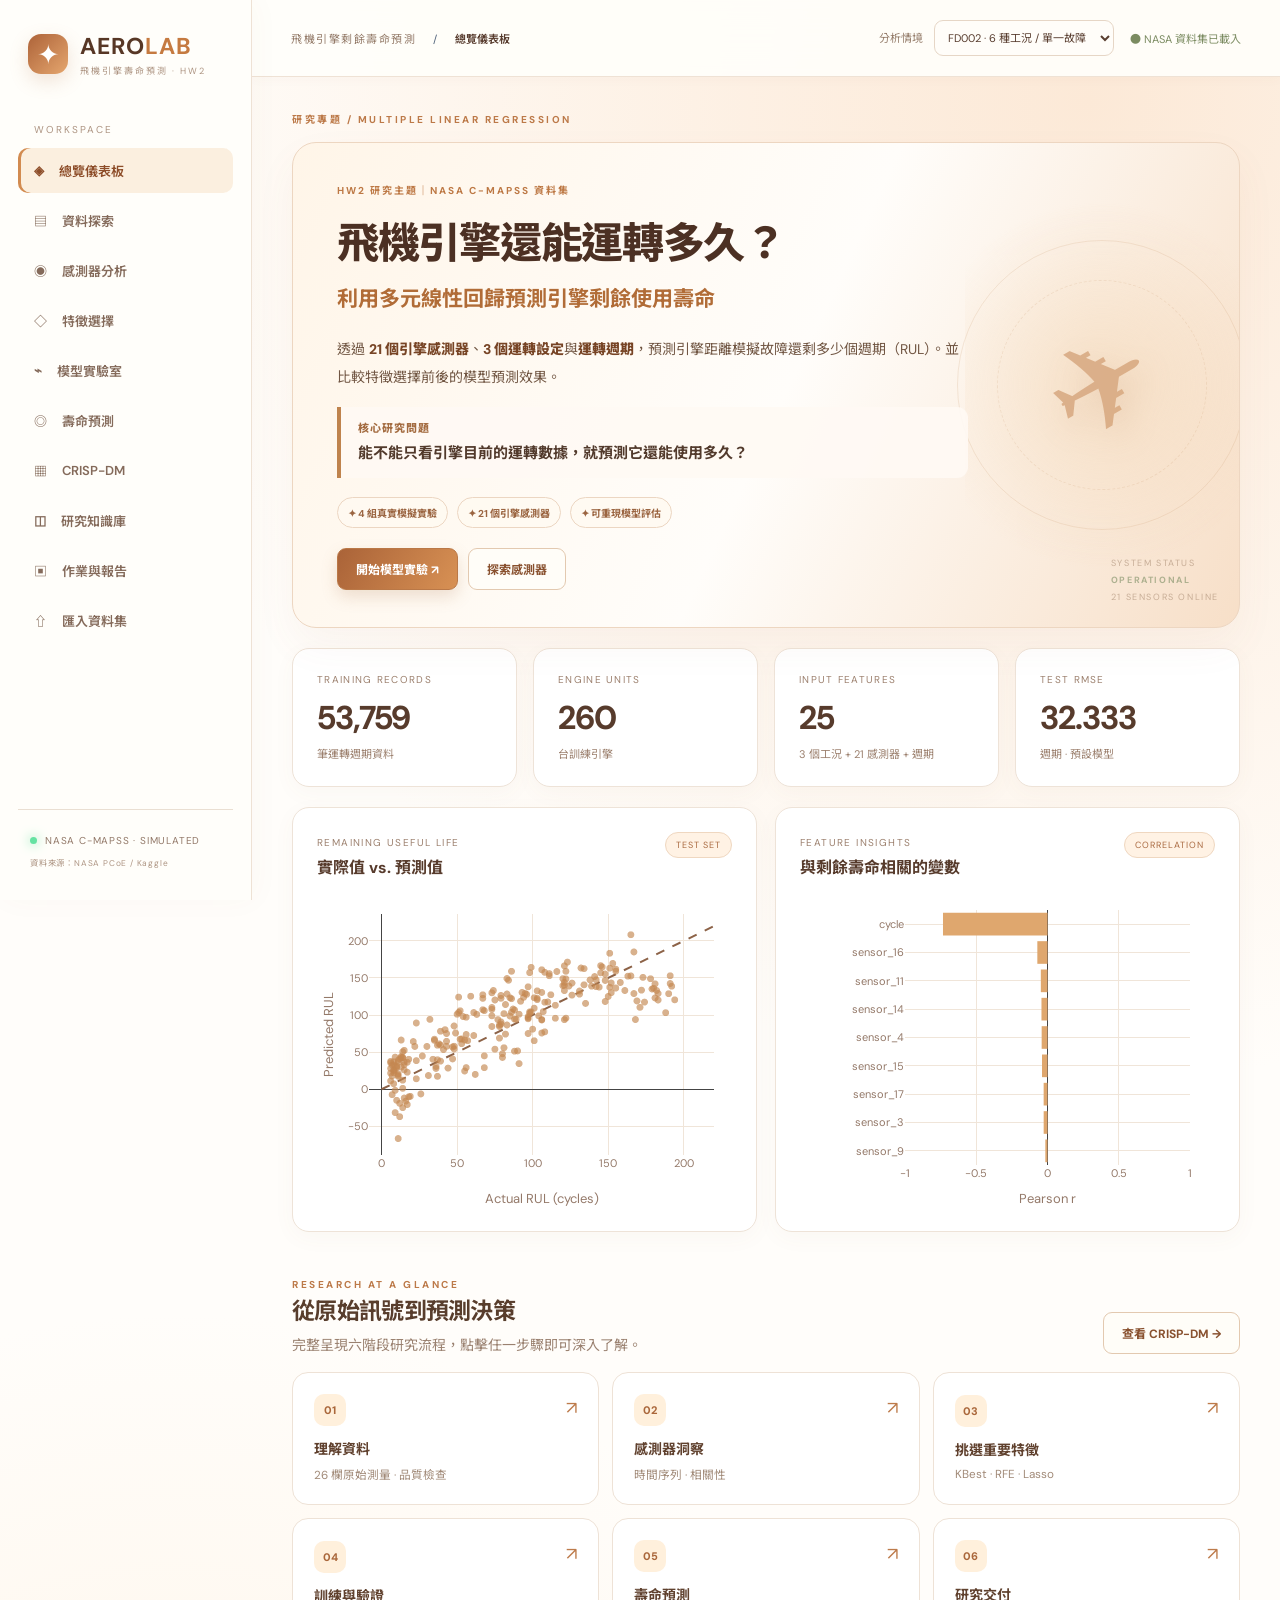
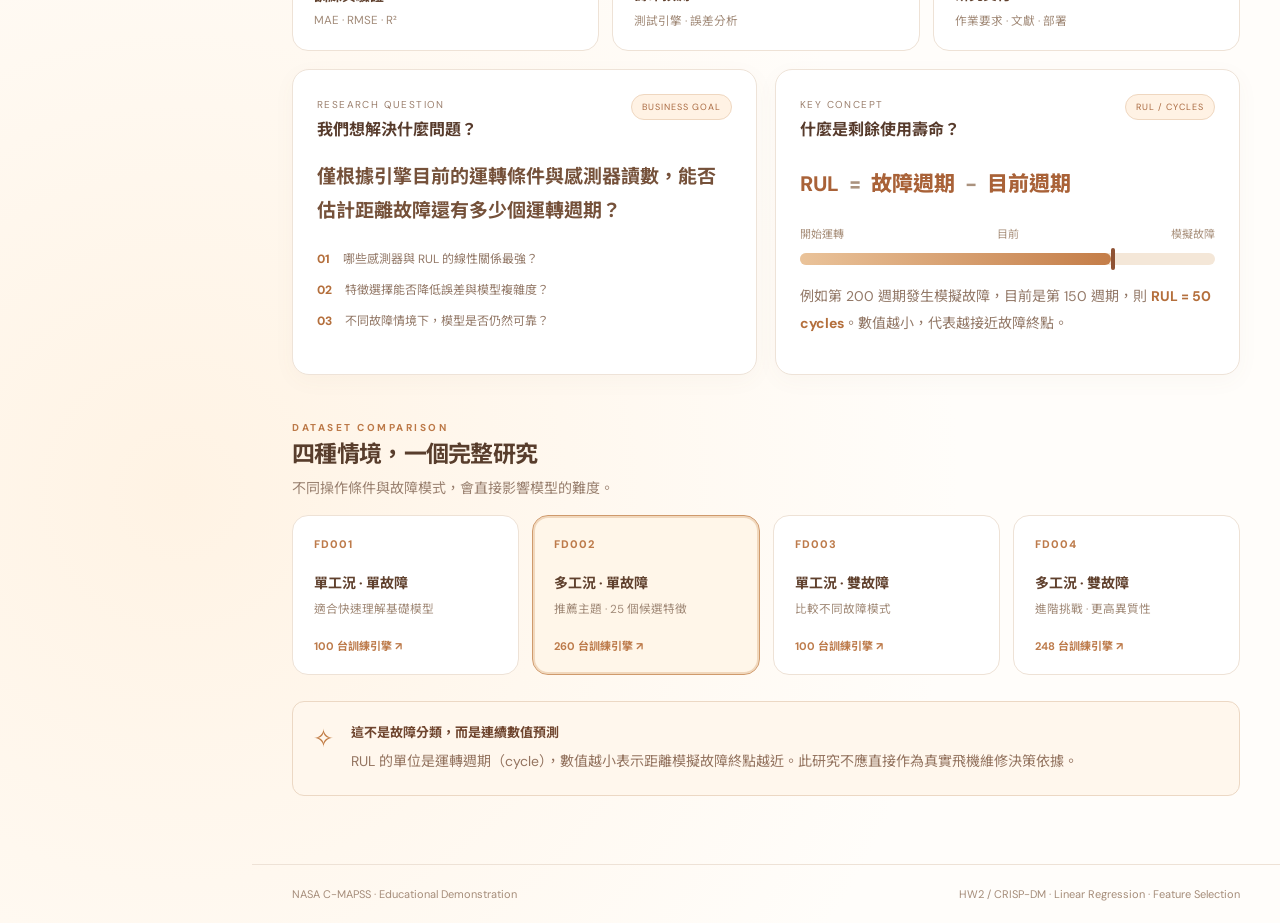
<file: %E7%B6%B2%E7%AB%99%E9%9B%A2%E7%B7%9A%E9%A0%90%E8%A6%BD.html>
<!doctype html><html lang="zh-Hant"><head><meta charset="utf-8"><meta name="viewport" content="width=device-width,initial-scale=1"><meta name="theme-color" content="#fffdfa"><title>飛機引擎還能運轉多久？｜NASA RUL 多元線性回歸研究</title><link rel="preconnect" href="https://fonts.googleapis.com"><link href="https://fonts.googleapis.com/css2?family=DM+Sans:wght@400;500;600;700;800&family=Noto+Sans+TC:wght@400;500;600;700;800&display=swap" rel="stylesheet"><script src="https://cdn.plot.ly/plotly-2.35.2.min.js"></script><style>:root{--bg:#0a101c;--side:#0b1322;--panel:#111c2d;--panel2:#152339;--line:#233149;--text:#e9f2ff;--muted:#93a5bd;--blue:#5eabff;--cyan:#5fe5dc;--green:#6fe6aa;--orange:#ffc083}*{box-sizing:border-box}html{scroll-behavior:smooth}body{margin:0;background:var(--bg);color:var(--text);font-family:'DM Sans','Noto Sans TC',sans-serif;font-size:14px}button,input,select{font:inherit}button{cursor:pointer}a{color:inherit;text-decoration:none}.sidebar{position:fixed;top:0;bottom:0;left:0;width:252px;background:var(--side);border-right:1px solid var(--line);padding:31px 18px;z-index:20;display:flex;flex-direction:column}.brand{display:flex;align-items:center;gap:12px;padding:0 10px 46px}.brand-icon{width:40px;height:40px;border-radius:13px;background:linear-gradient(135deg,#3d90fc,#64e6d8);color:#071421;display:grid;place-items:center;font-size:27px}.brand strong{font-size:23px;letter-spacing:1px}.brand strong span{color:var(--cyan)}.brand small{display:block;color:#6e849e;font-size:9px;letter-spacing:2px;margin-top:3px}.navlabel{font-size:10px;letter-spacing:2px;color:#6d829e;padding:0 16px;margin-bottom:12px}.sidebar nav{display:grid;gap:5px}.sidebar nav a{display:flex;gap:15px;align-items:center;padding:13px 16px;border-radius:10px;color:#9aaec6;font-size:13px;transition:.2s}.sidebar nav a:hover,.sidebar nav a.active{color:#f1f9ff;background:#192b45}.sidebar nav a.active{box-shadow:inset 3px 0 #69d9f7}.side-bottom{margin-top:auto;border-top:1px solid var(--line);padding:24px 12px 0;color:#a6b9ce;font-size:10px;letter-spacing:.8px}.side-bottom small{display:block;margin-top:9px;color:#6b829a}.live-dot{display:inline-block;width:7px;height:7px;background:#65e2a2;border-radius:50%;margin-right:8px;box-shadow:0 0 12px #65e2a2}.main{margin-left:252px;min-height:100vh}.topbar{height:77px;display:flex;align-items:center;justify-content:space-between;border-bottom:1px solid var(--line);padding:0 39px;position:sticky;top:0;z-index:10;background:#0b1321ee;backdrop-filter:blur(18px)}.breadcrumb{color:#8397ae;font-size:11px;letter-spacing:1.5px}.breadcrumb span{margin:0 12px;color:#52657c}.breadcrumb b{color:#e4f0ff;font-weight:600;letter-spacing:0}.topright{display:flex;align-items:center;gap:16px}.topright label{color:#a0b4cb;font-size:11px}.topright select{margin-left:8px;max-width:240px}.status{color:#72dbab;font-size:11px}.content{padding:40px;max-width:1700px;margin:auto;min-height:calc(100vh - 135px)}.page{display:none;animation:fade .25s ease}.page.active{display:block}@keyframes fade{from{opacity:.4;transform:translateY(7px)}to{opacity:1;transform:none}}.eyebrow{color:#70c4f6;letter-spacing:2.5px;font-size:10px;font-weight:700;margin-bottom:16px}.hero{border:1px solid #274260;border-radius:18px;min-height:326px;background:radial-gradient(circle at 80% 48%,#1b3c59 0%,#122339 33%,#101c2d 70%);display:flex;position:relative;overflow:hidden}.hero-copy{padding:42px 48px;position:relative;z-index:2;width:67%}.hero-tag{font-size:10px;color:#69e0db;letter-spacing:2px;font-weight:700}.hero h1{font-size:clamp(29px,3.5vw,49px);line-height:1.28;margin:19px 0 14px;letter-spacing:-1.5px}.hero h1 em{font-style:normal;color:#75d9f2}.hero p{color:#aec1d6;line-height:1.9;max-width:610px;margin:0 0 24px}.hero-actions{display:flex;gap:10px}.primary,.secondary{border-radius:9px;border:1px solid #3d8bd3;padding:11px 18px;font-weight:700;font-size:12px}.primary{background:linear-gradient(120deg,#408eea,#50bddc);color:white}.primary:hover{filter:brightness(1.13)}.secondary{background:#1a2d45;color:#c3e0fb}.hero-art{position:absolute;right:0;top:0;bottom:0;width:38%;display:grid;place-items:center}.orbit{position:absolute;border:1px solid #4b91bc55;border-radius:50%;width:290px;height:290px}.orbit2{width:210px;height:210px;border-style:dashed;transform:rotate(20deg)}.jet{font-size:125px;transform:rotate(-30deg);color:#70d6ef;text-shadow:0 0 60px #57b9ef88;z-index:1}.hero-readout{position:absolute;right:20px;bottom:24px;font-size:9px;color:#7d9cb8;letter-spacing:1.6px;display:grid;gap:5px}.hero-readout b{color:#72e6aa}.hero-readout span{color:#8daac5}.stats{display:grid;grid-template-columns:repeat(4,minmax(0,1fr));gap:16px;margin:20px 0}.stat{background:var(--panel);border:1px solid var(--line);border-radius:13px;padding:23px 23px 19px;min-width:0}.stat>span{display:block;font-size:10px;letter-spacing:1.3px;color:#8aa1bb}.stat strong{display:block;font-size:33px;margin:10px 0 5px;letter-spacing:-1px;color:#f4faff}.stat small{color:#8197b0;font-size:11px}.grid2{display:grid;grid-template-columns:repeat(2,minmax(0,1fr));gap:18px;margin:18px 0}.panel{border:1px solid var(--line);background:var(--panel);border-radius:13px;padding:24px;margin-bottom:18px;min-width:0}.grid2>.panel{margin:0}.panelhead{display:flex;align-items:flex-start;justify-content:space-between;gap:12px;margin-bottom:14px}.panelhead small{font-size:10px;letter-spacing:1.4px;color:#7998b5}.panel h3{font-size:16px;margin:0 0 16px;font-weight:700}.panelhead h3{margin:4px 0 0}.pill{font-size:9px;letter-spacing:1px;border:1px solid #2b536c;color:#7cd5e5;border-radius:30px;padding:6px 10px;white-space:nowrap}.chart{height:315px;width:100%}.chart.tall{height:490px}.callout{border:1px solid #24526a;background:#112637;border-radius:12px;display:flex;gap:17px;padding:20px;margin:20px 0}.callout>span{font-size:25px;color:#79dce8}.callout b{font-size:13px}.callout p{margin:8px 0 0;line-height:1.8;color:#9eb9cc}.pagetitle{font-size:35px;margin:0 0 10px;letter-spacing:-.7px}.pagetitle span{font-size:15px;color:#70b9e5;font-weight:500;margin-left:8px}.intro{color:#9eb1c7;line-height:1.9;max-width:850px;margin-bottom:24px}.compact{margin:20px 0}.compact .stat{padding:19px}.compact .stat strong{font-size:29px}.structure{display:grid;grid-template-columns:1fr 1fr;gap:12px}.structure>div{background:#192940;border:1px solid #293b54;border-radius:10px;padding:17px}.structure span{display:block;font-size:10px;letter-spacing:1px;color:#8bb2d3}.structure b{display:block;font-size:27px;margin:6px 0;color:#78d8ee}.structure small{color:#9bb1c6}.muted{color:#8ca3bc;font-size:12px;line-height:1.9}.table-scroll{overflow:auto;max-width:100%}table{width:100%;border-collapse:collapse;font-size:12px;white-space:nowrap}th{text-align:left;background:#1a2b43;color:#9bc0dd;padding:13px;border-bottom:1px solid #34465b}td{padding:12px 13px;border-bottom:1px solid #22344c;color:#c5d5e7}tr:hover td{background:#17273a}.textlink{color:#7cd6f0;font-size:12px}.controlbar{display:flex;align-items:flex-end;gap:15px;flex-wrap:wrap;margin:10px 0 16px}.controlbar label{font-size:11px;color:#8fa9c4;display:flex;flex-direction:column;gap:7px}select,input[type=number],input[type=text],input[type=file]{border:1px solid #334964;border-radius:8px;background:#0d1b2c;color:#edf6ff;padding:10px 12px;max-width:100%}input[type=number]{width:95px}input[type=file]{width:270px}.topbar select{padding:9px}.method{padding:15px 0;border-bottom:1px solid var(--line)}.method b{color:#9cdef7}.method p{margin:8px 0 0;color:#93a9c0;line-height:1.8}.tags{display:flex;flex-wrap:wrap;gap:9px;margin:18px 0}.tags span{border:1px solid #35617a;background:#19354b;border-radius:8px;color:#9de0f4;padding:9px 11px;font-size:11px}.prediction{background:linear-gradient(140deg,#173651,#102438);border:1px solid #28516a;border-radius:13px;padding:30px 25px;margin-top:18px}.prediction small{color:#8bbbd4;letter-spacing:1.6px;font-size:10px}.prediction strong{font-size:76px;letter-spacing:-3px;color:#84e5df}.prediction span{color:#9cc2d3;margin-left:10px}.pred-range{font-size:13px;color:#b4d8eb}.pred-detail{color:#8faec3;font-size:12px;margin-top:15px}.scroll-table{max-height:420px;overflow:auto}.timeline{position:relative;display:grid;gap:16px;max-width:980px}.timeline article{display:flex;gap:23px;border:1px solid var(--line);background:var(--panel);border-radius:13px;padding:26px}.timeline article>span{color:#72d9ed;font-size:23px;font-weight:800}.timeline h3{margin:0 0 12px}.timeline p{line-height:1.95;color:#a1b6cb;margin:0 0 12px}.timeline b{color:#8ce2d6;font-size:12px}.checklist{display:grid;gap:15px}.checklist label{color:#c1d4e8;display:flex;align-items:center;gap:11px}.checklist input{accent-color:#57b5df}.links{display:grid;gap:12px;margin:15px 0 26px}.links a{color:#8eddf4;text-decoration:underline;text-underline-offset:4px}.placeholder{border:1px dashed #3b5a75;background:#16293e;color:#a5bdd3;padding:16px;border-radius:9px;line-height:1.9;margin-bottom:20px}.steps{display:grid;gap:14px}.steps>div{display:flex;gap:17px;align-items:start;border-bottom:1px solid var(--line)}.steps b{color:#79d9e6;font-size:20px}.steps p{margin:0 0 15px;color:#a7bbce;line-height:1.9}code{background:#1c3550;border-radius:4px;padding:3px 5px;color:#b2e2f3}.custom-result{background:#0d1d30;padding:20px;border-radius:9px;color:#b5d2e5;line-height:2;white-space:pre-wrap;overflow-wrap:anywhere}footer{border-top:1px solid var(--line);padding:22px 40px;color:#7188a1;font-size:11px;display:flex;justify-content:space-between;gap:15px}#toast{position:fixed;bottom:25px;right:25px;z-index:99;background:#21415c;color:white;padding:14px 20px;border:1px solid #4b8cad;border-radius:9px;display:none;box-shadow:0 10px 35px #0008}@media(max-width:1150px){.sidebar{width:210px}.main{margin-left:210px}.content{padding:25px}.hero-copy{width:78%}.hero-art{opacity:.45}}@media(max-width:780px){.sidebar{width:100%;height:67px;bottom:auto;flex-direction:row;align-items:center;padding:9px 12px;overflow-x:auto}.brand{padding:0 12px 0 0;flex-shrink:0}.brand strong{font-size:17px}.brand small,.navlabel,.side-bottom{display:none}.brand-icon{width:34px;height:34px}.sidebar nav{display:flex;gap:4px}.sidebar nav a{padding:9px 11px;white-space:nowrap}.sidebar nav a span{font-size:11px}.main{margin-left:0;padding-top:67px}.topbar{height:auto;min-height:70px;padding:12px 18px;flex-wrap:wrap;gap:10px}.content{padding:22px 15px}.hero-copy{width:100%;padding:30px 24px}.hero-art{opacity:.2}.hero h1{font-size:31px}.stats{grid-template-columns:repeat(2,minmax(0,1fr));gap:10px}.stat{padding:16px}.stat strong{font-size:26px}.grid2{grid-template-columns:1fr;gap:12px}.panel{padding:18px}.pagetitle{font-size:27px}.pagetitle span{display:block;margin:5px 0}.chart{height:280px}.topright{flex-wrap:wrap}.topright select{max-width:200px}footer{padding:20px;display:block}footer span{display:block;margin-top:6px}}@media(max-width:460px){.sidebar nav a{font-size:0;gap:0}.sidebar nav a span{font-size:0}.brand{padding-right:7px}.topbar{padding:10px 13px}.status{display:none}.stat>span{font-size:9px}.hero-actions{flex-wrap:wrap}.prediction strong{font-size:60px}}

/* AERO LAB / LIGHT EDITION — design system */
:root{--bg:#f5f8fc;--side:#ffffff;--panel:#ffffff;--panel2:#f1f6fc;--line:#f0e5d9;--text:#1a2c46;--muted:#71849c;--blue:#316fe9;--cyan:#13a7ba;--green:#159d74;--orange:#e4a158}
body{background:var(--bg);color:var(--text);background-image:radial-gradient(circle at 70% 0%,rgba(205,229,255,.25),transparent 40%)}
.sidebar{background:#fff;border-right:1px solid #e3ebf4;box-shadow:4px 0 30px rgba(43,72,112,.025)}
.brand-icon{background:linear-gradient(135deg,#256ee9,#5abce6);color:white;box-shadow:0 7px 20px #397cda30}
.brand strong{color:#172c48}.brand strong span{color:#2e74e5}.brand small,.navlabel,.side-bottom small{color:#8c9bb0}
.sidebar nav a{color:#60758e;font-weight:600}.sidebar nav a:hover,.sidebar nav a.active{background:#eaf2ff;color:#2161d1}.sidebar nav a.active{box-shadow:inset 3px 0 #2d75e7}.side-bottom{color:#74849a}
.topbar{background:rgba(255,255,255,.92);border-bottom:1px solid #e3eaf4;box-shadow:0 2px 14px #2e4b7508}.breadcrumb{color:#8293a8}.breadcrumb b{color:#233c5a}.topright label{color:#6c7e96}.status{color:#158b69}
.content{padding:34px 40px 48px}.eyebrow{color:#3978d8}.hero{background:linear-gradient(115deg,#e8f2ff 0%,#f7fbff 58%,#d9edff 100%);border:1px solid #d4e5fb;border-radius:24px;min-height:356px;box-shadow:0 18px 40px #3763a10a}
.hero-copy{padding:45px 48px;width:70%}.hero-tag{color:#2676d7}.hero h1{color:#1c3554;font-weight:800;letter-spacing:-1.8px}.hero h1 em{color:#3077e5}.hero p{color:#617994;line-height:1.9}.hero-art{width:35%;background:radial-gradient(circle,#d0e6ff 0%,transparent 65%)}.orbit{border-color:#7caee344}.jet{color:#397de4;text-shadow:0 15px 28px #3a75c044}.hero-readout{color:#7d97b6}.hero-readout b{color:#118d6b}.hero-readout span{color:#7290ae}.hero-micro{display:flex;flex-wrap:wrap;gap:9px;margin:0 0 20px}.hero-micro span{font-size:10px;color:#356baf;background:#ffffffab;border:1px solid #d4e5f9;padding:7px 10px;border-radius:20px;font-weight:700}
.primary{background:linear-gradient(120deg,#2d6ee8,#418de9);border-color:#2f75e8;color:#fff;box-shadow:0 7px 15px #3878db2b}.primary:hover{filter:brightness(1.07);transform:translateY(-1px)}.secondary{background:#fff;color:#3266ad;border-color:#cdddf0}.secondary:hover{background:#eff6ff}
.stat,.panel{background:#fff;border:1px solid #e1e9f3;border-radius:17px;box-shadow:0 5px 22px #254a7407}.stat{padding:24px}.stat>span,.panelhead small{color:#7b91a9}.stat strong{color:#203b5b}.stat small{color:#7c8fa7}.panel h3{color:#243d5a}.pill{background:#edf5ff!important;color:#3273c6!important;border-color:#dceafa!important}.muted,.intro{color:#71849b!important}.pagetitle{color:#1b3656}.pagetitle span{color:#9aacc0}.callout{background:#edf6ff!important;border-color:#d3e5f9!important;color:#486886!important}.callout b{color:#1f487b!important}.callout p{color:#6b839e!important}
input,select,textarea{background:#fff!important;color:#233c5a!important;border:1px solid #d6e2ef!important;border-radius:9px!important}input:focus,select:focus{outline:2px solid #b5d4ff!important}.controlbar{background:#f5f9ff!important;border-color:#f0e5d9!important}.controlbar label{color:#637992!important}.method,.structure>div,.steps>div,.checklist label,.placeholder,.custom-result{background:#f6f9fd!important;border-color:#f0e5d9!important;color:#60768e!important}.method b,.structure b,.steps b{color:#244e88!important}.structure span{color:#8195ab!important}.tags span{background:#eaf3ff!important;color:#286bbd!important;border-color:#d5e7fa!important}.prediction{background:linear-gradient(120deg,#eaf4ff,#f7fbff)!important;border-color:#d8e8fa!important}.prediction strong{color:#2469d7!important}.prediction small{color:#7b91ab!important}.table-scroll table{color:#36516d}.table-scroll th{background:#eff5fc!important;color:#56738f!important}.table-scroll td{border-color:#e6edf5!important}.table-scroll tr:hover td{background:#f8fbff}.textlink,.links a{color:#2b72d4!important}.links a{background:#f4f8fd!important;border-color:#e2ebf5!important}footer{border-color:#e0e9f4;color:#8b9eb1}
.section-heading{display:flex;justify-content:space-between;align-items:end;gap:20px;margin:42px 0 18px}.section-heading .eyebrow{margin-bottom:8px}.section-heading h2{font-size:23px;letter-spacing:-.7px;margin:0 0 8px;color:#1f3858}.section-heading p{margin:0;color:#8495a9}.journey-grid{display:grid;grid-template-columns:repeat(3,minmax(0,1fr));gap:13px}.journey-grid button,.scenario-grid button{position:relative;text-align:left;border:1px solid #e1e9f3;background:#fff;border-radius:16px;padding:21px;cursor:pointer;transition:transform .2s,box-shadow .2s,border-color .2s;min-height:133px}.journey-grid button:hover,.scenario-grid button:hover{transform:translateY(-3px);border-color:#a9caf5;box-shadow:0 14px 26px #285a9814}.journey-grid button>span{display:inline-grid;place-items:center;width:32px;height:32px;border-radius:10px;background:#e9f2ff;color:#3675cf;font-size:11px;font-weight:800;margin-bottom:12px}.journey-grid b,.scenario-grid b{display:block;font-size:14px;color:#25415f}.journey-grid small,.scenario-grid small{display:block;color:#879ab0;margin-top:7px}.journey-grid i{position:absolute;right:21px;top:23px;color:#7b9ecb;font-style:normal;font-size:18px}.spotlight{min-height:300px}.spotlight-lead{font-size:19px;line-height:1.8;font-weight:700;color:#2c5076;margin:20px 0}.question-points{display:grid;gap:13px}.question-points div{font-size:12px;color:#698099}.question-points span{color:#3275d9;font-weight:800;margin-right:10px}.rul-formula{font-size:21px;font-weight:800;color:#2c6bc9;margin:27px 0}.rul-formula span{color:#a4b6c9;padding:0 5px}.life-track{display:flex;justify-content:space-between;font-size:11px;color:#8296ad}.life-bar{height:12px;border-radius:20px;background:#dce8f7;margin:12px 0 18px;position:relative;overflow:visible}.life-bar>span{display:block;width:75%;height:100%;background:linear-gradient(90deg,#75c6d9,#3278e9);border-radius:20px}.life-bar i{position:absolute;left:75%;top:-5px;height:22px;width:4px;border-radius:4px;background:#2156a8}.rul-explainer p{color:#7a8fa6;line-height:1.9}.rul-explainer b{color:#286dce}.scenario-grid{display:grid;grid-template-columns:repeat(4,minmax(0,1fr));gap:13px;margin-bottom:26px}.scenario-grid button{min-height:157px}.scenario-no{display:block;color:#3175d9;font-weight:800;font-size:11px;letter-spacing:1px;margin-bottom:21px}.scenario-foot{display:block;color:#2e73c8;font-size:11px;margin-top:20px;font-weight:700}.faq details{border-bottom:1px solid #e6edf5;padding:16px 4px}.faq summary{cursor:pointer;color:#2b4b70;font-weight:700}.faq details p{color:#71859b;line-height:1.9;margin:10px 0 2px}.faq details[open] summary{color:#2b73d1}
@media(max-width:1200px){.journey-grid{grid-template-columns:repeat(2,minmax(0,1fr))}.scenario-grid{grid-template-columns:repeat(2,minmax(0,1fr))}}@media(max-width:850px){.content{padding:22px 16px}.hero-copy{padding:30px 25px;width:100%}.hero-art{opacity:.18}.section-heading{align-items:start}.journey-grid{grid-template-columns:repeat(2,minmax(0,1fr))}}@media(max-width:520px){.journey-grid,.scenario-grid{grid-template-columns:1fr}.section-heading{flex-direction:column}.hero-micro{gap:6px}.hero-micro span{font-size:9px}.hero h1{font-size:30px}.rul-formula{font-size:17px}}
.scenario-grid button.chosen{border-color:#5a9beb;background:#f1f7ff;box-shadow:0 0 0 2px #c7e1ff inset}

/* AERO LAB / CARAMEL & CREAM — warm editorial dashboard */
:root{--bg:#fffdfa;--side:#fffefd;--panel:#ffffff;--panel2:#fff7ed;--line:#eadfd2;--text:#4b3327;--muted:#927969;--blue:#b46b39;--cyan:#cf8c50;--green:#768c64;--orange:#e9a35e}
body{background:#fffdfa!important;background-image:radial-gradient(circle at 85% 4%,#fce9d7 0,transparent 37%),radial-gradient(circle at 14% 83%,#fff3e4 0,transparent 33%)!important;color:#4b3327}
.sidebar{background:#fffefa!important;border-right:1px solid #eee2d5!important;box-shadow:3px 0 28px #74523808!important}
.brand-icon{background:linear-gradient(135deg,#ad6339,#e5a66e)!important;color:#fff!important;box-shadow:0 7px 19px #b8795233!important}
.brand strong,.brand strong span{color:#573725!important}.brand strong span{color:#c57a40!important}.brand small,.navlabel,.side-bottom small{color:#ad9482!important}
.sidebar nav a{color:#846a5a!important}.sidebar nav a:hover,.sidebar nav a.active{background:#fbefdf!important;color:#8d4d29!important}.sidebar nav a.active{box-shadow:inset 3px 0 #d28b50!important}.side-bottom{color:#927868!important}
.topbar{background:#fffefaef!important;border-color:#efe2d5!important;box-shadow:0 2px 12px #73533c08!important}.breadcrumb,.topright label{color:#947b69!important}.breadcrumb b{color:#573b2d!important}.status{color:#7b8b61!important}
.eyebrow{color:#bc7948!important}.hero{background:linear-gradient(115deg,#fff5e8 0%,#fffdfa 52%,#f7dfc8 100%)!important;border-color:#edd6c1!important;box-shadow:0 18px 42px #966b4a0d!important}
.hero-tag,.hero h1 em{color:#bd7844!important}.hero h1{color:#513728!important}.hero p{color:#826956!important}.hero-art{background:radial-gradient(circle,#f3d7b6 0,transparent 66%)!important}.orbit{border-color:#c99a6c55!important}.jet{color:#c5844d!important;text-shadow:0 15px 30px #ad744b44!important}.hero-readout,.hero-readout span{color:#a4866d!important}.hero-readout b{color:#778a5f!important}
.hero-micro span{background:#fffaf2cc!important;border-color:#ecd6c2!important;color:#9b6541!important}
.primary{background:linear-gradient(120deg,#aa6338,#d89154)!important;border-color:#ba7847!important;color:white!important;box-shadow:0 7px 16px #ae764c35!important}.primary:hover{filter:brightness(1.06)}.secondary{background:#fffdf8!important;border-color:#e3c9b0!important;color:#89512f!important}.secondary:hover{background:#fff2e3!important}
.stat,.panel{background:#fff!important;border-color:#eee3d8!important;box-shadow:0 6px 22px #8862460a!important}.stat>span,.panelhead small,.stat small{color:#9c806e!important}.stat strong,.panel h3,.pagetitle{color:#573b2c!important}.pill{background:#fff2e4!important;color:#aa6b42!important;border-color:#efd7c0!important}.muted,.intro{color:#947d6e!important}.pagetitle span{color:#ba8b6a!important}
.callout{background:#fff7ed!important;border-color:#ecd8c4!important;color:#855d41!important}.callout>span{color:#c17b43!important}.callout b{color:#6f452e!important}.callout p{color:#947460!important}
input,select,textarea,input[type=number],input[type=text],input[type=file]{background:#fffdf9!important;color:#593e30!important;border:1px solid #e6d6c6!important}input:focus,select:focus{outline:2px solid #ebc39b!important}.controlbar{background:#fff9f2!important;border-color:#eee0d0!important}.controlbar label{color:#866b5b!important}
.method,.structure>div,.steps>div,.checklist label,.placeholder,.custom-result{background:#fffaf4!important;border-color:#eee0d1!important;color:#856a58!important}.method b,.structure b,.steps b{color:#a9683e!important}.structure span{color:#aa8b75!important}.tags span{background:#fff2e3!important;color:#a8673f!important;border-color:#eed9c3!important}
.prediction{background:linear-gradient(120deg,#fff2e1,#fffaf4)!important;border-color:#ecd5bf!important}.prediction strong{color:#b46f3d!important}.prediction small,.pred-range,.pred-detail{color:#967660!important}
th,.table-scroll th{background:#fff5e8!important;color:#886249!important;border-color:#eadbcb!important}td,.table-scroll td{color:#654a3a!important;border-color:#f0e6db!important}tr:hover td,.table-scroll tr:hover td{background:#fffbf5!important}.textlink,.links a{color:#aa633b!important}.links a{background:#fff8ef!important;border-color:#ebdcca!important}
.section-heading h2{color:#583d2c!important}.section-heading p{color:#9a8170!important}.journey-grid button,.scenario-grid button{background:#fff!important;border-color:#eee2d6!important}.journey-grid button:hover,.scenario-grid button:hover{border-color:#d8aa7c!important;box-shadow:0 14px 27px #986c4917!important}.journey-grid button>span{background:#fff0dc!important;color:#aa673b!important}.journey-grid b,.scenario-grid b{color:#60412e!important}.journey-grid small,.scenario-grid small{color:#a18a78!important}.journey-grid i,.scenario-no,.scenario-foot{color:#bd7b4b!important}
.spotlight-lead,.faq summary{color:#75513a!important}.question-points div,.rul-explainer p,.faq details p{color:#937968!important}.question-points span,.rul-explainer b{color:#b46f3c!important}.rul-formula{color:#a96238!important}.rul-formula span,.life-track{color:#aa927e!important}.life-bar{background:#f4e7d8!important}.life-bar>span{background:linear-gradient(90deg,#eac39a,#c47d48)!important}.life-bar i{background:#8f5233!important}.faq details{border-color:#eee2d6!important}.faq details[open] summary{color:#ac693e!important}.scenario-grid button.chosen{border-color:#cf9a6c!important;background:#fff6e9!important;box-shadow:0 0 0 2px #f1d8bd inset!important}
code{background:#fff0dd!important;color:#91552f!important}footer{border-color:#eee2d6!important;color:#a58c79!important}#toast{background:#76513b!important;border-color:#ae805e!important;color:white!important}
::selection{background:#f3d2af;color:#5c3824}

/* Main research topic — clear, accessible, warm cream palette */
.hero .research-title{font-size:clamp(30px,3.3vw,48px)!important;line-height:1.32!important;color:#4c3023!important;letter-spacing:-1.3px!important;margin:18px 0 20px!important;max-width:750px!important}
.hero .research-subtitle{display:block;font-size:clamp(17px,1.65vw,24px);line-height:1.55;letter-spacing:0;font-weight:700;color:#b16c37;margin-top:11px}
.hero .research-plain{font-size:14px;line-height:2;color:#715643!important;max-width:710px;margin-bottom:16px!important}
.hero .research-plain strong{color:#774425;font-weight:800}
.hero .research-question{border-left:4px solid #bf834d;background:#fffaf4e8;padding:12px 17px;margin:0 0 19px;border-radius:0 11px 11px 0;max-width:650px;display:grid;gap:6px}
.hero .research-question span{font-size:11px;font-weight:800;letter-spacing:1px;color:#a46c41}
.hero .research-question b{font-size:15px;line-height:1.65;color:#523a2c}
.hero{min-height:425px!important}
.hero .hero-copy{width:76%;padding:37px 44px!important}
.hero .hero-art{width:29%;opacity:.58}
@media(max-width:1050px){.hero .hero-copy{width:100%}.hero .hero-art{opacity:.14}}
@media(max-width:650px){.hero .hero-copy{padding:27px 21px!important}.hero .research-title{font-size:29px!important}.hero .research-subtitle{font-size:18px}.hero .research-question b{font-size:13px}.hero .research-plain{font-size:13px}}

/* Research summary — caramel / cream theme */
.research-notebook{margin-top:22px;border:1px solid #e7d1b9;background:#fffdfa}.research-notebook h3{color:#633f2d}.notebook-warning{background:#fff2e2;border-left:4px solid #d18b4b;border-radius:10px;padding:14px 16px;color:#75533e;line-height:1.8}.notebook-text{color:#654634;font-size:15px;line-height:2.05}.notebook-text p{margin:14px 0}.notebook-sources{display:flex;flex-wrap:wrap;gap:12px;margin-top:20px}.notebook-sources h4{width:100%;margin:0;color:#633f2d}.notebook-sources a{color:#a26434;text-decoration:underline;text-underline-offset:3px}.notebook-prompt{margin-top:18px;border-top:1px solid #e9d7c5;padding-top:15px;color:#684533}.notebook-prompt summary{cursor:pointer;font-weight:700}.notebook-prompt p{line-height:1.85;white-space:pre-wrap}

.research-notebook .notebook-text h4{font-size:16px;color:#85502f;margin:22px 0 5px;font-weight:750}.research-notebook .notebook-text p{margin:0 0 15px;line-height:1.95}
</style></head><body>
<aside class="sidebar"><div class="brand"><span class="brand-icon">✦</span><div><strong>AERO<span>LAB</span></strong><small>飛機引擎壽命預測 · HW2</small></div></div><div class="navlabel">WORKSPACE</div><nav id="nav"><a href="#overview" class="active" data-section="overview">◈ <span>總覽儀表板</span></a><a href="#data" data-section="data">▤ <span>資料探索</span></a><a href="#explore" data-section="explore">◉ <span>感測器分析</span></a><a href="#features" data-section="features">◇ <span>特徵選擇</span></a><a href="#model" data-section="model">⌁ <span>模型實驗室</span></a><a href="#predict" data-section="predict">◎ <span>壽命預測</span></a><a href="#crisp" data-section="crisp">▦ <span>CRISP-DM</span></a><a href="#knowledge" data-section="knowledge">◫ <span>研究知識庫</span></a><a href="#report" data-section="report">▣ <span>作業與報告</span></a><a href="#custom" data-section="custom">⇧ <span>匯入資料集</span></a></nav><div class="side-bottom"><div class="live-dot"></div><span>NASA C-MAPSS · SIMULATED</span><small>資料來源：NASA PCoE / Kaggle</small></div></aside>
<main class="main"><header class="topbar"><div class="breadcrumb">飛機引擎剩餘壽命預測 <span>/</span> <b id="bread">總覽儀表板</b></div><div class="topright"><label>分析情境 <select id="subset"><option value="FD002">FD002 · 6 種工況 / 單一故障</option><option value="FD004">FD004 · 6 種工況 / 雙重故障</option><option value="FD001">FD001 · 單一工況 / 單一故障</option><option value="FD003">FD003 · 單一工況 / 雙重故障</option></select></label><span class="status">● NASA 資料集已載入</span></div></header>
<div class="content">
<section id="overview" class="page active"><div class="eyebrow">研究專題 / MULTIPLE LINEAR REGRESSION</div><div class="hero"><div class="hero-copy"><span class="hero-tag">HW2 研究主題｜NASA C-MAPSS 資料集</span><h1 class="research-title">飛機引擎還能運轉多久？<span class="research-subtitle">利用多元線性回歸預測引擎剩餘使用壽命</span></h1><p class="research-plain">透過 <strong>21 個引擎感測器</strong>、<strong>3 個運轉設定</strong>與<strong>運轉週期</strong>，預測引擎距離模擬故障還剩多少個週期（RUL）。並比較特徵選擇前後的模型預測效果。</p><div class="research-question"><span>核心研究問題</span><b>能不能只看引擎目前的運轉數據，就預測它還能使用多久？</b></div><div class="hero-micro"><span>✦ 4 組真實模擬實驗</span><span>✦ 21 個引擎感測器</span><span>✦ 可重現模型評估</span></div><div class="hero-actions"><button onclick="go('model')" class="primary">開始模型實驗 ↗</button><button onclick="go('explore')" class="secondary">探索感測器</button></div></div><div class="hero-art"><div class="orbit orbit1"></div><div class="orbit orbit2"></div><div class="jet">✈</div><div class="hero-readout">SYSTEM STATUS <b>OPERATIONAL</b><span>21 SENSORS ONLINE</span></div></div></div><div class="stats"><div class="stat"><span>TRAINING RECORDS</span><strong id="stat-rows">—</strong><small>筆運轉週期資料</small></div><div class="stat"><span>ENGINE UNITS</span><strong id="stat-engines">—</strong><small>台訓練引擎</small></div><div class="stat"><span>INPUT FEATURES</span><strong>25</strong><small>3 個工況 + 21 感測器 + 週期</small></div><div class="stat"><span>TEST RMSE</span><strong id="stat-rmse">—</strong><small>週期 · 預設模型</small></div></div><div class="grid2"><div class="panel"><div class="panelhead"><div><small>REMAINING USEFUL LIFE</small><h3>實際值 vs. 預測值</h3></div><span class="pill">TEST SET</span></div><div id="home-scatter" class="chart"></div></div><div class="panel"><div class="panelhead"><div><small>FEATURE INSIGHTS</small><h3>與剩餘壽命相關的變數</h3></div><span class="pill">CORRELATION</span></div><div id="home-corr" class="chart"></div></div></div><div class="section-heading"><div><span class="eyebrow">RESEARCH AT A GLANCE</span><h2>從原始訊號到預測決策</h2><p>完整呈現六階段研究流程，點擊任一步驟即可深入了解。</p></div><button class="secondary" onclick="go('crisp')">查看 CRISP-DM →</button></div>
<div class="journey-grid"><button onclick="go('data')"><span>01</span><b>理解資料</b><small>26 欄原始測量 · 品質檢查</small><i>↗</i></button><button onclick="go('explore')"><span>02</span><b>感測器洞察</b><small>時間序列 · 相關性</small><i>↗</i></button><button onclick="go('features')"><span>03</span><b>挑選重要特徵</b><small>KBest · RFE · Lasso</small><i>↗</i></button><button onclick="go('model')"><span>04</span><b>訓練與驗證</b><small>MAE · RMSE · R²</small><i>↗</i></button><button onclick="go('predict')"><span>05</span><b>壽命預測</b><small>測試引擎 · 誤差分析</small><i>↗</i></button><button onclick="go('report')"><span>06</span><b>研究交付</b><small>作業要求 · 文獻 · 部署</small><i>↗</i></button></div>
<div class="grid2"><div class="panel spotlight"><div class="panelhead"><div><small>RESEARCH QUESTION</small><h3>我們想解決什麼問題？</h3></div><span class="pill">BUSINESS GOAL</span></div><p class="spotlight-lead">僅根據引擎目前的運轉條件與感測器讀數，能否估計距離故障還有多少個運轉週期？</p><div class="question-points"><div><span>01</span> 哪些感測器與 RUL 的線性關係最強？</div><div><span>02</span> 特徵選擇能否降低誤差與模型複雜度？</div><div><span>03</span> 不同故障情境下，模型是否仍然可靠？</div></div></div><div class="panel spotlight"><div class="panelhead"><div><small>KEY CONCEPT</small><h3>什麼是剩餘使用壽命？</h3></div><span class="pill">RUL / CYCLES</span></div><div class="rul-explainer"><div class="rul-formula">RUL <span>=</span> 故障週期 <span>−</span> 目前週期</div><div class="life-track"><span>開始運轉</span><span>目前</span><span>模擬故障</span></div><div class="life-bar"><span></span><i></i></div><p>例如第 200 週期發生模擬故障，目前是第 150 週期，則 <b>RUL = 50 cycles</b>。數值越小，代表越接近故障終點。</p></div></div></div>
<div class="section-heading"><div><span class="eyebrow">DATASET COMPARISON</span><h2>四種情境，一個完整研究</h2><p>不同操作條件與故障模式，會直接影響模型的難度。</p></div></div>
<div class="scenario-grid"><button onclick="document.getElementById('subset').value='FD001';document.getElementById('subset').dispatchEvent(new Event('change'))"><span class="scenario-no">FD001</span><b>單工況 · 單故障</b><small>適合快速理解基礎模型</small><span class="scenario-foot">100 台訓練引擎 ↗</span></button><button onclick="document.getElementById('subset').value='FD002';document.getElementById('subset').dispatchEvent(new Event('change'))"><span class="scenario-no">FD002</span><b>多工況 · 單故障</b><small>推薦主題 · 25 個候選特徵</small><span class="scenario-foot">260 台訓練引擎 ↗</span></button><button onclick="document.getElementById('subset').value='FD003';document.getElementById('subset').dispatchEvent(new Event('change'))"><span class="scenario-no">FD003</span><b>單工況 · 雙故障</b><small>比較不同故障模式</small><span class="scenario-foot">100 台訓練引擎 ↗</span></button><button onclick="document.getElementById('subset').value='FD004';document.getElementById('subset').dispatchEvent(new Event('change'))"><span class="scenario-no">FD004</span><b>多工況 · 雙故障</b><small>進階挑戰 · 更高異質性</small><span class="scenario-foot">248 台訓練引擎 ↗</span></button></div>
<div class="callout"><span>✧</span><div><b>這不是故障分類，而是連續數值預測</b><p>RUL 的單位是運轉週期（cycle），數值越小表示距離模擬故障終點越近。此研究不應直接作為真實飛機維修決策依據。</p></div></div></section>
<section id="data" class="page"><div class="eyebrow">02 / DATA UNDERSTANDING</div><h1 class="pagetitle">資料探索 <span>Data Overview</span></h1><p class="intro">檢視資料筆數、特徵結構、資料品質與原始紀錄。來源為 NASA C-MAPSS 模擬資料，非真實航空公司維修紀錄。</p><div class="stats compact"><div class="stat"><span>原始欄位</span><strong>26</strong></div><div class="stat"><span>有效候選特徵</span><strong id="data-effective">—</strong></div><div class="stat"><span>缺失值</span><strong id="data-missing">—</strong></div><div class="stat"><span>測試引擎</span><strong id="data-test">—</strong></div></div><div class="grid2"><div class="panel"><div class="panelhead"><h3>資料結構</h3></div><div class="structure"><div><span>UNIT ID</span><b>1</b><small>識別碼，不輸入模型</small></div><div><span>TIME CYCLE</span><b>1</b><small>運轉週期</small></div><div><span>OPERATING SETTINGS</span><b>3</b><small>操作條件</small></div><div><span>SENSOR MEASUREMENTS</span><b>21</b><small>引擎感測器</small></div></div><p class="muted" id="constant-text"></p></div><div class="panel"><div class="panelhead"><h3>訓練資料 RUL 五數摘要</h3></div><div id="rul-hist" class="chart"></div></div></div><div class="panel"><div class="panelhead"><div><small>RAW DATA PREVIEW</small><h3>原始資料預覽（前 8 筆）</h3></div><a id="downloadtrain" href="/download/train_FD002.txt" class="textlink">下載原始資料 ↗</a></div><div class="table-scroll"><table id="preview-table"></table></div></div><div class="panel"><h3>四組實驗資料的差異</h3><div class="table-scroll"><table><thead><tr><th>資料集</th><th>操作條件</th><th>故障模式</th><th>適用情境</th></tr></thead><tbody><tr><td>FD001</td><td>1</td><td>1（HPC）</td><td>基礎模型與教學</td></tr><tr><td>FD002</td><td>6</td><td>1（HPC）</td><td>本研究首選：高特徵變異</td></tr><tr><td>FD003</td><td>1</td><td>2（HPC、Fan）</td><td>單工況雙故障</td></tr><tr><td>FD004</td><td>6</td><td>2（HPC、Fan）</td><td>進階多工況雙故障</td></tr></tbody></table></div></div></section>
<section id="explore" class="page"><div class="eyebrow">DATA EXPLORATION / SENSOR TELEMETRY</div><h1 class="pagetitle">感測器監測 <span>Sensor Analytics</span></h1><p class="intro">選擇訓練引擎，查看它從初始運轉到模擬故障前的感測器趨勢。每台引擎的週期長度不同。</p><div class="controlbar"><label>引擎編號 <input id="unit" type="number" min="1" value="1" style="width:100px"></label><label>感測器 <select id="sensor"><option value="sensor_2">Sensor 02</option><option value="sensor_4">Sensor 04</option><option value="sensor_11">Sensor 11</option><option value="sensor_15">Sensor 15</option></select></label><button class="primary" id="trace-btn">更新趨勢</button><span class="muted" id="trace-status"></span></div><div class="grid2"><div class="panel"><div class="panelhead"><h3>感測器時間序列</h3><span class="pill">ENGINE TELEMETRY</span></div><div id="sensor-trace" class="chart"></div></div><div class="panel"><div class="panelhead"><h3>同台引擎的 RUL 變化</h3><span class="pill">GROUND TRUTH</span></div><div id="rul-trace" class="chart"></div></div></div><div class="panel"><div class="panelhead"><h3>全資料集特徵與 RUL 相關係數</h3></div><div id="full-corr" class="chart tall"></div><p class="muted">相關係數僅反映線性關係，不代表因果關係；多工況混合時也可能掩蓋工況內趨勢。</p></div></section>
<section id="features" class="page"><div class="eyebrow">03 / FEATURE SELECTION</div><h1 class="pagetitle">特徵選擇 <span>Feature Engineering</span></h1><p class="intro">比較 SelectKBest、RFE、Lasso 與不篩選的模型。特徵選擇只在訓練分組進行，避免驗證資料洩漏。</p><div class="grid2"><div class="panel"><h3>特徵選擇方法</h3><div class="method"><b>01 · SelectKBest</b><p>以訓練資料中各特徵與 RUL 的 F 統計量排名，選取前 K 個。</p></div><div class="method"><b>02 · Recursive Feature Elimination</b><p>反覆訓練線性模型並移除權重較低的變數；為縮短計算時間，RFE 使用固定隨機種子的訓練子樣本。</p></div><div class="method"><b>03 · Lasso Selection</b><p>以 L1 正則化係數的絕對值排名，選出前 K 個特徵。</p></div></div><div class="panel"><h3>目前模型所選特徵</h3><div id="selected-tags" class="tags"></div><p class="muted">選取結果由模型實驗室的參數決定；固定欄位自動排除。</p></div></div><div class="panel"><div class="panelhead"><h3>標準化後的回歸係數</h3></div><div id="coeff-chart" class="chart tall"></div></div></section>
<section id="model" class="page"><div class="eyebrow">04 / MODELING & EVALUATION</div><h1 class="pagetitle">模型實驗室 <span>Regression Lab</span></h1><p class="intro">真正執行 scikit-learn 訓練，不是假的按鈕或預先編造的分數。修改模型後可重新訓練並更新圖表。</p><div class="panel"><div class="panelhead"><h3>實驗設定</h3><span class="pill">LIVE TRAINING</span></div><div class="controlbar"><label>模型 <select id="model-type"><option value="linear">Multiple Linear Regression</option><option value="ridge">Ridge Regression</option><option value="lasso">Lasso Regression</option></select></label><label>特徵選擇 <select id="select-type"><option value="kbest">SelectKBest</option><option value="rfe">RFE</option><option value="lasso">Lasso-based</option><option value="all">不篩選（全部特徵）</option></select></label><label>特徵數 K <input id="k" type="number" min="1" max="25" value="16"></label><button class="primary" id="train-btn">執行訓練 ↗</button></div><div id="train-message" class="muted">預設結果由實際訓練產生。訓練新設定可能需要數秒至數十秒。</div></div><div class="stats compact"><div class="stat"><span>TEST MAE</span><strong id="metric-mae">—</strong><small>cycles</small></div><div class="stat"><span>TEST MSE</span><strong id="metric-mse">—</strong><small>cycles²</small></div><div class="stat"><span>TEST RMSE</span><strong id="metric-rmse">—</strong><small>cycles</small></div><div class="stat"><span>TEST R²</span><strong id="metric-r2">—</strong><small>coefficient</small></div></div><div class="grid2"><div class="panel"><div class="panelhead"><h3>測試集實際 vs 預測</h3></div><div id="model-scatter" class="chart"></div></div><div class="panel"><div class="panelhead"><h3>驗證集殘差分布</h3></div><div id="residual-chart" class="chart"></div></div></div><div class="panel"><h3>基準模型比較</h3><div class="table-scroll"><table id="compare-table"></table></div><p class="muted">驗證集：依引擎 ID 分組的 80/20 分割。最終測試：以全部訓練引擎重新訓練，對每台測試引擎最後一個週期預測。兩者樣本粒度不同，分數不宜直接當作同一測試條件比較。</p></div><div class="callout"><span>ⓘ</span><div><b>預測區間與模型限制</b><p>網站展示的 ± 區間來自驗證集絕對殘差的第 90 百分位，是便於展示的不確定性估計；未經涵蓋率校準，不等於正式 90% 信賴區間或預測區間。</p></div></div></section>
<section id="predict" class="page"><div class="eyebrow">05 / DEPLOYMENT DEMONSTRATION</div><h1 class="pagetitle">壽命預測 <span>RUL Predictor</span></h1><p class="intro">選取測試引擎，查看它最後一個已觀測週期的預測 RUL，並對照 NASA 提供的測試答案。</p><div class="grid2"><div class="panel"><h3>選擇測試引擎</h3><div class="controlbar"><label>引擎編號 <select id="pred-unit"></select></label><button class="primary" onclick="showPrediction()">查看預測 ↗</button></div><div class="prediction"><small>PREDICTED REMAINING USEFUL LIFE</small><div><strong id="pred-rul">—</strong><span>cycles</span></div><div class="pred-range" id="pred-range">經驗區間：—</div><div class="pred-detail" id="pred-detail">—</div></div></div><div class="panel"><h3>實際值與預測值對照</h3><div id="pred-compare" class="chart"></div><p class="muted">此展示使用最新載入的模型結果；變更模型設定後將同步更新。</p></div></div><div class="panel"><h3>預測結果明細（前 120 台）</h3><div class="table-scroll scroll-table"><table id="pred-table"></table></div></div></section>
<section id="crisp" class="page"><div class="eyebrow">METHODOLOGY / END-TO-END PROCESS</div><h1 class="pagetitle">CRISP-DM <span>六階段研究流程</span></h1><p class="intro">依作業要求從問題定義、資料理解、資料準備、建模、評估到部署，讓分析具備可追溯性與可重現性。</p><div class="timeline"><article><span>01</span><div><h3>Business Understanding｜商業理解</h3><p>航空維修需要估計引擎的剩餘可用壽命，降低非預期停機。研究問題：能否利用操作設定與感測器讀值，預測距離模擬故障終點的運轉週期數？</p><b>輸出：回歸目標 RUL（cycles），不以故障分類作為目標。</b></div></article><article><span>02</span><div><h3>Data Understanding｜資料理解</h3><p>NASA C-MAPSS 為模擬引擎退化資料。每列代表某台引擎的一個運轉週期；含 1 個 ID、1 個 cycle、3 個操作設定與 21 個感測器。觀察各 FD 子集的工況、故障模式、分布、缺失值與固定特徵。</p><b>輸出：資料概況、品質檢查、相關性與時間趨勢。</b></div></article><article><span>03</span><div><h3>Data Preparation｜資料準備</h3><p>以訓練引擎的最後故障週期減去當前週期建立 RUL；排除引擎 ID、常數欄位，並只用訓練資料決定特徵選擇與標準化參數。訓練／驗證以引擎分組，避免同一引擎同時出現在兩側。</p><b>輸出：無洩漏的資料切分與特徵矩陣。</b></div></article><article><span>04</span><div><h3>Modeling｜模型建立</h3><p>使用 LinearRegression 作為主模型，Ridge 與 Lasso 作為延伸比較。透過 SelectKBest、RFE、Lasso 進行特徵選擇，分析感測器的重要程度。</p><b>輸出：可解釋的多元線性回歸模型與係數。</b></div></article><article><span>05</span><div><h3>Evaluation｜模型評估</h3><p>以 MAE、MSE、RMSE、R² 比較模型與平均值基準；觀察預測散點圖、殘差分布、較大誤差案例。注意時間序列相依性、工況差異與 RUL 標籤的定義。</p><b>輸出：測試集指標、誤差分析、限制說明。</b></div></article><article><span>06</span><div><h3>Deployment｜部署展示</h3><p>透過 Flask 網站展示已訓練模型的測試引擎預測結果，提供 CSV 匯入工具與研究圖表。實務部署仍需真實感測器、資料管線、漂移監控與安全驗證。</p><b>輸出：可操作網站、程式碼與報告證據。</b></div></article></div></section>
<section id="knowledge" class="page"><div class="eyebrow">LEARNING CENTER / RESEARCH NOTES</div><h1 class="pagetitle">研究知識庫 <span>Learning Center</span></h1><p class="intro">把專有名詞、方法選擇與作業常見疑問整理成可快速查閱的內容，方便報告與口頭說明。</p><div class="grid2"><div class="panel"><h3>回歸模型快速比較</h3><div class="method"><b>LinearRegression｜多元線性回歸</b><p>以最小平方誤差估計各變數係數，作為可解釋的基準模型；遇到強共線性時係數可能不穩定。</p></div><div class="method"><b>Ridge｜L2 正則化</b><p>對過大的係數施加懲罰，有助於處理感測器間的共線性；一般不會將係數直接壓到零。</p></div><div class="method"><b>Lasso｜L1 正則化</b><p>可能將部分係數壓至零，因此兼具正則化與變數篩選效果。</p></div></div><div class="panel"><h3>指標怎麼解讀？</h3><div class="method"><b>MAE · 平均絕對誤差</b><p>預測 RUL 與實際 RUL 平均相差幾個週期；越小越好。</p></div><div class="method"><b>RMSE · 均方根誤差</b><p>對少數較大的預測錯誤更敏感；單位同樣是週期。</p></div><div class="method"><b>R² · 決定係數</b><p>描述模型相對於平均值基準的表現；可以小於零，並非越接近零越好。</p></div></div></div><div class="panel"><h3>常見問題 FAQ</h3><div class="faq"><details open><summary>為什麼不是故障分類，而是回歸？</summary><p>預測目標是連續的剩餘運轉週期 RUL，而不是「正常／故障」的類別。</p></details><details><summary>為什麼要排除 unit ID？</summary><p>unit ID 只是引擎識別碼，不代表具有可泛化的物理意義；但必須保留它做引擎分組切分。</p></details><details><summary>為什麼不能隨機拆分每一筆週期？</summary><p>同一台引擎的相鄰週期高度相關，若分散到訓練與驗證集，可能讓驗證結果過度樂觀。</p></details><details><summary>測試資料的 RUL 從哪裡來？</summary><p>NASA 提供每台測試引擎最後一個已觀測週期的剩餘壽命真值，位於 RUL_FD00X.txt。</p></details><details><summary>網站的區間是 90% 信賴區間嗎？</summary><p>不是。展示區間使用驗證殘差的經驗分位數，沒有經過嚴格涵蓋率校準，不應稱為正式的 90% 信賴區間。</p></details><details><summary>這些資料能用於真正的飛航安全判斷嗎？</summary><p>不能。C-MAPSS 是研究用模擬資料，網站為教育示範，不能取代航空維修專業決策。</p></details></div></div></section><section id="report" class="page"><div class="eyebrow">SUBMISSION / REPRODUCIBILITY</div><h1 class="pagetitle">作業繳交 <span>Project Checklist</span></h1><p class="intro">對照 LMS 的 HW2 要求整理。網站已完成分析平台；需由你親自完成的外部作業項目會明確標示。</p><div class="grid2"><div class="panel"><h3>作業檢核表</h3><div class="checklist"><label><input type="checkbox" checked disabled> Kaggle 公開資料來源與連結</label><label><input type="checkbox" checked disabled> 原始特徵數 14～39</label><label><input type="checkbox" checked disabled> Multiple Linear Regression</label><label><input type="checkbox" checked disabled> Feature Selection</label><label><input type="checkbox" checked disabled> MAE / MSE / RMSE / R²</label><label><input type="checkbox" checked disabled> CRISP-DM 六階段說明</label><label><input type="checkbox" checked disabled> 結果含預測區間示範</label><label><input type="checkbox" checked disabled> 下拉選單切換 FD 問題情境</label><label><input type="checkbox" checked disabled> 可自行匯入 CSV 進行回歸</label><label><input type="checkbox"> 上傳 GitHub Repository</label><label><input type="checkbox"> 部署公開網站並附網址</label><label><input type="checkbox"> 匯出完整 GPT 對話 PDF</label><label><input type="checkbox" checked disabled> NotebookLM 研究摘要（至少 100 字）</label></div></div><div class="panel"><h3>資料與文獻來源</h3><div class="links"><a href="https://www.kaggle.com/datasets/behrad3d/nasa-cmaps" target="_blank" rel="noopener">Kaggle · NASA Turbofan Jet Engine Data Set ↗</a><a href="https://www.nasa.gov/intelligent-systems-division/discovery-and-systems-health/pcoe/pcoe-data-set-repository/" target="_blank" rel="noopener">NASA PCoE Dataset Repository ↗</a><a href="https://zenodo.org/records/15346912" target="_blank" rel="noopener">Zenodo · PCoE Turbofan Engine Simulation ↗</a></div><h3>參考文獻</h3><p class="muted">Saxena, A., Goebel, K., Simon, D., & Eklund, N. (2008). Damage Propagation Modeling for Aircraft Engine Run-to-Failure Simulation. PHM 2008.</p><div class="panel research-notebook"><div class="panelhead"><div><small>NOTEBOOKLM / RESEARCH SUMMARY</small><h3>C-MAPSS 資料集研究摘要</h3></div><span class="pill">NotebookLM 研究成果 · 超過 100 字</span></div><p class="notebook-warning"><strong>摘要來源：</strong>由使用者提供的 NotebookLM 研究輸出，根據已上傳的 NASA 原始論文整理。以下保留原摘要內容；本頁未附 NotebookLM 逐句引用標記，原始引用請以 NotebookLM 筆記本為準。</p><div class="notebook-text"><h4>研究目的</h4><p>資料驅動的預測與健康管理（PHM）領域長期缺乏可公開取得的運轉至失效（run-to-failure）真實資料集，導致研究人員難以評估與比較不同的預測演算法。為解決此問題，本研究利用 NASA 的商業模組化航空推進系統模擬器（C-MAPSS），建立航空燃氣渦輪引擎模組內的損害傳播模型，以生成公開的基準挑戰資料集供 PHM 大會競賽使用。</p><h4>資料內容</h4><p>C-MAPSS 模擬了 90,000 磅推力等級的商業渦輪風扇引擎，可產生不同飛行條件（包含高度、馬赫數及油門桿角度）下巡航 Snapshot 的時間序列（循環次數 cycles）感測器數據。資料包含了 21 個感測器量測變數（如溫度、壓力、風扇與核心轉速及燃料流量等）。整體資料集劃分為訓練集（運行至失效臨界值）、測試集與驗證集（在失效前截斷），並加入了初始磨損、過程雜訊及量測雜訊以貼近真實環境。</p><h4>引擎退化模擬方式</h4><p>退化模擬透過調整引擎旋轉元件（競賽資料集中主要為高壓壓縮機 HPC）的效率（efficiency）與流量（flow）參數來實現。損害傳播採用指數變化率模型（Exponential rate of change），從隨機選擇的初始退化點開始逐漸惡化。系統狀態以健康指數（Health Index）表示，取自風扇、低壓壓縮機、高壓壓縮機的失速裕度（stall margins）以及排氣溫度（EGT）裕度歸一化後的最小值；當健康指數降至零時即達失效標準，模擬隨之停止。</p><h4>應用於剩餘使用壽命（RUL）預測</h4><p>剩餘使用壽命（RUL）定義為組件達到失效臨界值前剩餘的運行時間或循環次數。參賽者需在無法直接獲取健康指數的情況下，僅憑感測器時間序列數據推斷系統狀態並預測 RUL。在評估預測性能時，採用了非對稱評分函數（Asymmetric scoring function），相較於提前預測，延遲預測會受到更嚴重的懲罰，以符合航空引擎維護中對安全與風險控制的實務要求。</p></div><div class="notebook-sources"><h4>文獻來源</h4><a href="https://doi.org/10.1109/PHM.2008.4711414" target="_blank" rel="noopener">Saxena et al. (2008) · 原始論文 ↗</a><a href="https://www.kaggle.com/datasets/behrad3d/nasa-cmaps" target="_blank" rel="noopener">NASA C-MAPSS 資料集 ↗</a></div></div><h3>GPT 使用紀錄</h3><div class="placeholder">待完成：使用 pdfCrowd 或瀏覽器列印將完整 ChatGPT 對話匯出為 PDF，並在報告中標註「GPT 輔助內容」。</div></div></div><div class="panel"><h3>部署與繳交方式</h3><div class="steps"><div><b>01</b><p>將完整網站資料夾上傳至 GitHub（含 app.py、engine.py、requirements.txt、templates、static、data、outputs）。</p></div><div><b>02</b><p>在 Render 建立 Python Web Service，Build Command 設為 <code>pip install -r requirements.txt</code>，Start Command 設為 <code>gunicorn app:app --bind 0.0.0.0:$PORT --workers 1 --timeout 180</code>。</p></div><div><b>03</b><p>在 LMS 繳交 GitHub 與公開網站網址，依老師要求另附報告、NotebookLM 摘要及 GPT 對話 PDF。</p></div></div></div></section>
<section id="custom" class="page"><div class="eyebrow">BONUS / BRING YOUR OWN DATA</div><h1 class="pagetitle">自行匯入資料 <span>Custom Regression</span></h1><p class="intro">對應老師的加分要求：上傳任意 CSV，指定連續數值目標，系統自動篩選數值特徵、執行 SelectKBest 與多元線性回歸。</p><div class="panel"><form id="custom-form"><div class="controlbar"><label>CSV 檔案 <input type="file" name="file" id="custom-file" accept=".csv" required></label><label>目標欄位名稱 <input type="text" name="target" id="custom-target" placeholder="例如 price / score" required></label><button type="submit" class="primary">分析上傳資料 ↗</button></div></form><p class="muted">支援 30～200,000 筆資料，最多 12MB。類別特徵目前不自動 One-Hot；此工具適合一般獨立樣本回歸，不適合直接拿來驗證同引擎時間序列。</p><div id="custom-result" class="custom-result">尚未上傳資料。</div></div></section>
</div><footer>NASA C-MAPSS · Educational Demonstration <span>HW2 / CRISP-DM · Linear Regression · Feature Selection</span></footer></main><div id="toast"></div><script>window.PREVIEW_DATA={"summary": {"FD001": {"subset": "FD001", "rows": 20631, "test_rows": 13096, "train_engines": 100, "test_engines": 100, "raw_columns": 26, "candidate_features": 25, "nonconstant_features": 18, "constants": ["setting_3", "sensor_1", "sensor_5", "sensor_10", "sensor_16", "sensor_18", "sensor_19"], "missing": 0, "rul_quantiles": [0.0, 51.0, 103.0, 155.0, 361.0], "correlations": [{"name": "cycle", "value": -0.7362}, {"name": "sensor_11", "value": -0.6962}, {"name": "sensor_4", "value": -0.6789}, {"name": "sensor_12", "value": 0.672}, {"name": "sensor_7", "value": 0.6572}, {"name": "sensor_15", "value": -0.6427}, {"name": "sensor_21", "value": 0.6357}, {"name": "sensor_20", "value": 0.6294}, {"name": "sensor_2", "value": -0.6065}, {"name": "sensor_17", "value": -0.6062}, {"name": "sensor_3", "value": -0.5845}, {"name": "sensor_8", "value": -0.564}, {"name": "sensor_13", "value": -0.5626}, {"name": "sensor_9", "value": -0.3901}, {"name": "sensor_14", "value": -0.3068}, {"name": "sensor_6", "value": -0.1283}, {"name": "setting_1", "value": -0.0032}, {"name": "setting_2", "value": -0.0019}, {"name": "sensor_5", "value": 0.0}, {"name": "setting_3", "value": 0.0}, {"name": "sensor_1", "value": 0.0}, {"name": "sensor_10", "value": 0.0}, {"name": "sensor_16", "value": 0.0}, {"name": "sensor_19", "value": 0.0}, {"name": "sensor_18", "value": 0.0}], "sample": [{"unit": 1, "cycle": 1, "setting_1": -0.0007, "setting_2": -0.0004, "setting_3": 100.0, "sensor_1": 518.67, "sensor_2": 641.82, "sensor_3": 1589.7, "sensor_4": 1400.6, "sensor_5": 14.62, "sensor_6": 21.61, "sensor_7": 554.36, "sensor_8": 2388.06, "sensor_9": 9046.19, "sensor_10": 1.3, "sensor_11": 47.47, "sensor_12": 521.66, "sensor_13": 2388.02, "sensor_14": 8138.62, "sensor_15": 8.4195, "sensor_16": 0.03, "sensor_17": 392, "sensor_18": 2388, "sensor_19": 100.0, "sensor_20": 39.06, "sensor_21": 23.419, "RUL": 191}, {"unit": 1, "cycle": 2, "setting_1": 0.0019, "setting_2": -0.0003, "setting_3": 100.0, "sensor_1": 518.67, "sensor_2": 642.15, "sensor_3": 1591.82, "sensor_4": 1403.14, "sensor_5": 14.62, "sensor_6": 21.61, "sensor_7": 553.75, "sensor_8": 2388.04, "sensor_9": 9044.07, "sensor_10": 1.3, "sensor_11": 47.49, "sensor_12": 522.28, "sensor_13": 2388.07, "sensor_14": 8131.49, "sensor_15": 8.4318, "sensor_16": 0.03, "sensor_17": 392, "sensor_18": 2388, "sensor_19": 100.0, "sensor_20": 39.0, "sensor_21": 23.4236, "RUL": 190}, {"unit": 1, "cycle": 3, "setting_1": -0.0043, "setting_2": 0.0003, "setting_3": 100.0, "sensor_1": 518.67, "sensor_2": 642.35, "sensor_3": 1587.99, "sensor_4": 1404.2, "sensor_5": 14.62, "sensor_6": 21.61, "sensor_7": 554.26, "sensor_8": 2388.08, "sensor_9": 9052.94, "sensor_10": 1.3, "sensor_11": 47.27, "sensor_12": 522.42, "sensor_13": 2388.03, "sensor_14": 8133.23, "sensor_15": 8.4178, "sensor_16": 0.03, "sensor_17": 390, "sensor_18": 2388, "sensor_19": 100.0, "sensor_20": 38.95, "sensor_21": 23.3442, "RUL": 189}, {"unit": 1, "cycle": 4, "setting_1": 0.0007, "setting_2": 0.0, "setting_3": 100.0, "sensor_1": 518.67, "sensor_2": 642.35, "sensor_3": 1582.79, "sensor_4": 1401.87, "sensor_5": 14.62, "sensor_6": 21.61, "sensor_7": 554.45, "sensor_8": 2388.11, "sensor_9": 9049.48, "sensor_10": 1.3, "sensor_11": 47.13, "sensor_12": 522.86, "sensor_13": 2388.08, "sensor_14": 8133.83, "sensor_15": 8.3682, "sensor_16": 0.03, "sensor_17": 392, "sensor_18": 2388, "sensor_19": 100.0, "sensor_20": 38.88, "sensor_21": 23.3739, "RUL": 188}, {"unit": 1, "cycle": 5, "setting_1": -0.0019, "setting_2": -0.0002, "setting_3": 100.0, "sensor_1": 518.67, "sensor_2": 642.37, "sensor_3": 1582.85, "sensor_4": 1406.22, "sensor_5": 14.62, "sensor_6": 21.61, "sensor_7": 554.0, "sensor_8": 2388.06, "sensor_9": 9055.15, "sensor_10": 1.3, "sensor_11": 47.28, "sensor_12": 522.19, "sensor_13": 2388.04, "sensor_14": 8133.8, "sensor_15": 8.4294, "sensor_16": 0.03, "sensor_17": 393, "sensor_18": 2388, "sensor_19": 100.0, "sensor_20": 38.9, "sensor_21": 23.4044, "RUL": 187}, {"unit": 1, "cycle": 6, "setting_1": -0.0043, "setting_2": -0.0001, "setting_3": 100.0, "sensor_1": 518.67, "sensor_2": 642.1, "sensor_3": 1584.47, "sensor_4": 1398.37, "sensor_5": 14.62, "sensor_6": 21.61, "sensor_7": 554.67, "sensor_8": 2388.02, "sensor_9": 9049.68, "sensor_10": 1.3, "sensor_11": 47.16, "sensor_12": 521.68, "sensor_13": 2388.03, "sensor_14": 8132.85, "sensor_15": 8.4108, "sensor_16": 0.03, "sensor_17": 391, "sensor_18": 2388, "sensor_19": 100.0, "sensor_20": 38.98, "sensor_21": 23.3669, "RUL": 186}, {"unit": 1, "cycle": 7, "setting_1": 0.001, "setting_2": 0.0001, "setting_3": 100.0, "sensor_1": 518.67, "sensor_2": 642.48, "sensor_3": 1592.32, "sensor_4": 1397.77, "sensor_5": 14.62, "sensor_6": 21.61, "sensor_7": 554.34, "sensor_8": 2388.02, "sensor_9": 9059.13, "sensor_10": 1.3, "sensor_11": 47.36, "sensor_12": 522.32, "sensor_13": 2388.03, "sensor_14": 8132.32, "sensor_15": 8.3974, "sensor_16": 0.03, "sensor_17": 392, "sensor_18": 2388, "sensor_19": 100.0, "sensor_20": 39.1, "sensor_21": 23.3774, "RUL": 185}, {"unit": 1, "cycle": 8, "setting_1": -0.0034, "setting_2": 0.0003, "setting_3": 100.0, "sensor_1": 518.67, "sensor_2": 642.56, "sensor_3": 1582.96, "sensor_4": 1400.97, "sensor_5": 14.62, "sensor_6": 21.61, "sensor_7": 553.85, "sensor_8": 2388.0, "sensor_9": 9040.8, "sensor_10": 1.3, "sensor_11": 47.24, "sensor_12": 522.47, "sensor_13": 2388.03, "sensor_14": 8131.07, "sensor_15": 8.4076, "sensor_16": 0.03, "sensor_17": 391, "sensor_18": 2388, "sensor_19": 100.0, "sensor_20": 38.97, "sensor_21": 23.3106, "RUL": 184}], "test_truth_preview": [112, 98, 69, 82, 91, 93, 91, 95, 111, 96]}, "FD002": {"subset": "FD002", "rows": 53759, "test_rows": 33991, "train_engines": 260, "test_engines": 259, "raw_columns": 26, "candidate_features": 25, "nonconstant_features": 25, "constants": [], "missing": 0, "rul_quantiles": [0.0, 51.0, 103.0, 156.0, 377.0], "correlations": [{"name": "cycle", "value": -0.7334}, {"name": "sensor_16", "value": -0.0714}, {"name": "sensor_11", "value": -0.0469}, {"name": "sensor_14", "value": -0.0423}, {"name": "sensor_4", "value": -0.041}, {"name": "sensor_15", "value": -0.0385}, {"name": "sensor_17", "value": -0.027}, {"name": "sensor_3", "value": -0.0269}, {"name": "sensor_9", "value": -0.0153}, {"name": "sensor_20", "value": 0.0063}, {"name": "sensor_21", "value": 0.0062}, {"name": "sensor_19", "value": 0.0058}, {"name": "setting_3", "value": 0.0058}, {"name": "sensor_13", "value": 0.0052}, {"name": "sensor_2", "value": -0.0049}, {"name": "sensor_18", "value": 0.0048}, {"name": "sensor_8", "value": 0.0043}, {"name": "sensor_10", "value": 0.0043}, {"name": "sensor_7", "value": 0.0024}, {"name": "sensor_12", "value": 0.0022}, {"name": "setting_1", "value": 0.0011}, {"name": "sensor_5", "value": -0.0008}, {"name": "sensor_6", "value": -0.0005}, {"name": "setting_2", "value": 0.0}, {"name": "sensor_1", "value": -0.0}], "sample": [{"unit": 1, "cycle": 1, "setting_1": 34.9983, "setting_2": 0.84, "setting_3": 100.0, "sensor_1": 449.44, "sensor_2": 555.32, "sensor_3": 1358.61, "sensor_4": 1137.23, "sensor_5": 5.48, "sensor_6": 8.0, "sensor_7": 194.64, "sensor_8": 2222.65, "sensor_9": 8341.91, "sensor_10": 1.02, "sensor_11": 42.02, "sensor_12": 183.06, "sensor_13": 2387.72, "sensor_14": 8048.56, "sensor_15": 9.3461, "sensor_16": 0.02, "sensor_17": 334, "sensor_18": 2223, "sensor_19": 100.0, "sensor_20": 14.73, "sensor_21": 8.8071, "RUL": 148}, {"unit": 1, "cycle": 2, "setting_1": 41.9982, "setting_2": 0.8408, "setting_3": 100.0, "sensor_1": 445.0, "sensor_2": 549.9, "sensor_3": 1353.22, "sensor_4": 1125.78, "sensor_5": 3.91, "sensor_6": 5.71, "sensor_7": 138.51, "sensor_8": 2211.57, "sensor_9": 8303.96, "sensor_10": 1.02, "sensor_11": 42.2, "sensor_12": 130.42, "sensor_13": 2387.66, "sensor_14": 8072.3, "sensor_15": 9.3774, "sensor_16": 0.02, "sensor_17": 330, "sensor_18": 2212, "sensor_19": 100.0, "sensor_20": 10.41, "sensor_21": 6.2665, "RUL": 147}, {"unit": 1, "cycle": 3, "setting_1": 24.9988, "setting_2": 0.6218, "setting_3": 60.0, "sensor_1": 462.54, "sensor_2": 537.31, "sensor_3": 1256.76, "sensor_4": 1047.45, "sensor_5": 7.05, "sensor_6": 9.02, "sensor_7": 175.71, "sensor_8": 1915.11, "sensor_9": 8001.42, "sensor_10": 0.94, "sensor_11": 36.69, "sensor_12": 164.22, "sensor_13": 2028.03, "sensor_14": 7864.87, "sensor_15": 10.8941, "sensor_16": 0.02, "sensor_17": 309, "sensor_18": 1915, "sensor_19": 84.93, "sensor_20": 14.08, "sensor_21": 8.6723, "RUL": 146}, {"unit": 1, "cycle": 4, "setting_1": 42.0077, "setting_2": 0.8416, "setting_3": 100.0, "sensor_1": 445.0, "sensor_2": 549.51, "sensor_3": 1354.03, "sensor_4": 1126.38, "sensor_5": 3.91, "sensor_6": 5.71, "sensor_7": 138.46, "sensor_8": 2211.58, "sensor_9": 8303.96, "sensor_10": 1.02, "sensor_11": 41.96, "sensor_12": 130.72, "sensor_13": 2387.61, "sensor_14": 8068.66, "sensor_15": 9.3528, "sensor_16": 0.02, "sensor_17": 329, "sensor_18": 2212, "sensor_19": 100.0, "sensor_20": 10.59, "sensor_21": 6.4701, "RUL": 145}, {"unit": 1, "cycle": 5, "setting_1": 25.0005, "setting_2": 0.6203, "setting_3": 60.0, "sensor_1": 462.54, "sensor_2": 537.07, "sensor_3": 1257.71, "sensor_4": 1047.93, "sensor_5": 7.05, "sensor_6": 9.03, "sensor_7": 175.05, "sensor_8": 1915.1, "sensor_9": 7993.23, "sensor_10": 0.94, "sensor_11": 36.89, "sensor_12": 164.31, "sensor_13": 2028.0, "sensor_14": 7861.23, "sensor_15": 10.8963, "sensor_16": 0.02, "sensor_17": 309, "sensor_18": 1915, "sensor_19": 84.93, "sensor_20": 14.13, "sensor_21": 8.5286, "RUL": 144}, {"unit": 1, "cycle": 6, "setting_1": 25.0045, "setting_2": 0.6205, "setting_3": 60.0, "sensor_1": 462.54, "sensor_2": 537.02, "sensor_3": 1266.38, "sensor_4": 1048.72, "sensor_5": 7.05, "sensor_6": 9.03, "sensor_7": 175.17, "sensor_8": 1915.15, "sensor_9": 7996.1, "sensor_10": 0.94, "sensor_11": 36.78, "sensor_12": 164.27, "sensor_13": 2028.01, "sensor_14": 7868.87, "sensor_15": 10.8912, "sensor_16": 0.02, "sensor_17": 306, "sensor_18": 1915, "sensor_19": 84.93, "sensor_20": 14.28, "sensor_21": 8.559, "RUL": 143}, {"unit": 1, "cycle": 7, "setting_1": 42.0043, "setting_2": 0.8409, "setting_3": 100.0, "sensor_1": 445.0, "sensor_2": 549.74, "sensor_3": 1347.45, "sensor_4": 1127.19, "sensor_5": 3.91, "sensor_6": 5.71, "sensor_7": 138.71, "sensor_8": 2211.62, "sensor_9": 8307.75, "sensor_10": 1.02, "sensor_11": 42.19, "sensor_12": 130.49, "sensor_13": 2387.69, "sensor_14": 8075.54, "sensor_15": 9.3753, "sensor_16": 0.02, "sensor_17": 330, "sensor_18": 2212, "sensor_19": 100.0, "sensor_20": 10.62, "sensor_21": 6.4227, "RUL": 142}, {"unit": 1, "cycle": 8, "setting_1": 20.002, "setting_2": 0.7002, "setting_3": 100.0, "sensor_1": 491.19, "sensor_2": 607.44, "sensor_3": 1481.69, "sensor_4": 1252.36, "sensor_5": 9.35, "sensor_6": 13.65, "sensor_7": 334.41, "sensor_8": 2323.87, "sensor_9": 8709.12, "sensor_10": 1.08, "sensor_11": 44.27, "sensor_12": 315.11, "sensor_13": 2387.99, "sensor_14": 8049.26, "sensor_15": 9.2369, "sensor_16": 0.02, "sensor_17": 365, "sensor_18": 2324, "sensor_19": 100.0, "sensor_20": 24.33, "sensor_21": 14.7989, "RUL": 141}], "test_truth_preview": [18, 79, 106, 110, 15, 155, 6, 90, 11, 79]}, "FD003": {"subset": "FD003", "rows": 24720, "test_rows": 16596, "train_engines": 100, "test_engines": 100, "raw_columns": 26, "candidate_features": 25, "nonconstant_features": 19, "constants": ["setting_3", "sensor_1", "sensor_5", "sensor_16", "sensor_18", "sensor_19"], "missing": 0, "rul_quantiles": [0.0, 61.0, 123.0, 190.0, 524.0], "correlations": [{"name": "sensor_11", "value": -0.6889}, {"name": "sensor_4", "value": -0.6572}, {"name": "sensor_13", "value": -0.6563}, {"name": "sensor_8", "value": -0.6553}, {"name": "sensor_17", "value": -0.6492}, {"name": "sensor_3", "value": -0.6242}, {"name": "sensor_2", "value": -0.5906}, {"name": "sensor_9", "value": -0.5518}, {"name": "cycle", "value": -0.4827}, {"name": "sensor_14", "value": -0.4818}, {"name": "sensor_10", "value": -0.3634}, {"name": "sensor_12", "value": -0.3295}, {"name": "sensor_7", "value": -0.315}, {"name": "sensor_6", "value": -0.2154}, {"name": "sensor_20", "value": 0.0378}, {"name": "sensor_21", "value": 0.0335}, {"name": "sensor_15", "value": -0.0165}, {"name": "setting_1", "value": 0.0037}, {"name": "setting_2", "value": -0.0012}, {"name": "setting_3", "value": 0.0}, {"name": "sensor_1", "value": 0.0}, {"name": "sensor_5", "value": 0.0}, {"name": "sensor_16", "value": 0.0}, {"name": "sensor_19", "value": 0.0}, {"name": "sensor_18", "value": 0.0}], "sample": [{"unit": 1, "cycle": 1, "setting_1": -0.0005, "setting_2": 0.0004, "setting_3": 100.0, "sensor_1": 518.67, "sensor_2": 642.36, "sensor_3": 1583.23, "sensor_4": 1396.84, "sensor_5": 14.62, "sensor_6": 21.61, "sensor_7": 553.97, "sensor_8": 2387.96, "sensor_9": 9062.17, "sensor_10": 1.3, "sensor_11": 47.3, "sensor_12": 522.31, "sensor_13": 2388.01, "sensor_14": 8145.32, "sensor_15": 8.4246, "sensor_16": 0.03, "sensor_17": 391, "sensor_18": 2388, "sensor_19": 100.0, "sensor_20": 39.11, "sensor_21": 23.3537, "RUL": 258}, {"unit": 1, "cycle": 2, "setting_1": 0.0008, "setting_2": -0.0003, "setting_3": 100.0, "sensor_1": 518.67, "sensor_2": 642.5, "sensor_3": 1584.69, "sensor_4": 1396.89, "sensor_5": 14.62, "sensor_6": 21.61, "sensor_7": 554.55, "sensor_8": 2388.0, "sensor_9": 9061.78, "sensor_10": 1.3, "sensor_11": 47.23, "sensor_12": 522.42, "sensor_13": 2388.03, "sensor_14": 8152.85, "sensor_15": 8.4403, "sensor_16": 0.03, "sensor_17": 392, "sensor_18": 2388, "sensor_19": 100.0, "sensor_20": 38.99, "sensor_21": 23.4491, "RUL": 257}, {"unit": 1, "cycle": 3, "setting_1": -0.0014, "setting_2": -0.0002, "setting_3": 100.0, "sensor_1": 518.67, "sensor_2": 642.18, "sensor_3": 1582.35, "sensor_4": 1405.61, "sensor_5": 14.62, "sensor_6": 21.61, "sensor_7": 554.43, "sensor_8": 2388.03, "sensor_9": 9070.23, "sensor_10": 1.3, "sensor_11": 47.22, "sensor_12": 522.03, "sensor_13": 2388.0, "sensor_14": 8150.17, "sensor_15": 8.3901, "sensor_16": 0.03, "sensor_17": 391, "sensor_18": 2388, "sensor_19": 100.0, "sensor_20": 38.85, "sensor_21": 23.3669, "RUL": 256}, {"unit": 1, "cycle": 4, "setting_1": -0.002, "setting_2": 0.0001, "setting_3": 100.0, "sensor_1": 518.67, "sensor_2": 642.92, "sensor_3": 1585.61, "sensor_4": 1392.27, "sensor_5": 14.62, "sensor_6": 21.61, "sensor_7": 555.21, "sensor_8": 2388.0, "sensor_9": 9064.57, "sensor_10": 1.3, "sensor_11": 47.24, "sensor_12": 522.49, "sensor_13": 2388.08, "sensor_14": 8146.56, "sensor_15": 8.3878, "sensor_16": 0.03, "sensor_17": 392, "sensor_18": 2388, "sensor_19": 100.0, "sensor_20": 38.96, "sensor_21": 23.2951, "RUL": 255}, {"unit": 1, "cycle": 5, "setting_1": 0.0016, "setting_2": 0.0, "setting_3": 100.0, "sensor_1": 518.67, "sensor_2": 641.68, "sensor_3": 1588.63, "sensor_4": 1397.65, "sensor_5": 14.62, "sensor_6": 21.61, "sensor_7": 554.74, "sensor_8": 2388.04, "sensor_9": 9076.14, "sensor_10": 1.3, "sensor_11": 47.15, "sensor_12": 522.58, "sensor_13": 2388.03, "sensor_14": 8147.8, "sensor_15": 8.3869, "sensor_16": 0.03, "sensor_17": 392, "sensor_18": 2388, "sensor_19": 100.0, "sensor_20": 39.14, "sensor_21": 23.4583, "RUL": 254}, {"unit": 1, "cycle": 6, "setting_1": 0.0011, "setting_2": -0.0005, "setting_3": 100.0, "sensor_1": 518.67, "sensor_2": 642.24, "sensor_3": 1584.09, "sensor_4": 1400.01, "sensor_5": 14.62, "sensor_6": 21.61, "sensor_7": 554.75, "sensor_8": 2388.0, "sensor_9": 9074.98, "sensor_10": 1.3, "sensor_11": 47.07, "sensor_12": 522.42, "sensor_13": 2388.02, "sensor_14": 8144.92, "sensor_15": 8.4152, "sensor_16": 0.03, "sensor_17": 393, "sensor_18": 2388, "sensor_19": 100.0, "sensor_20": 38.92, "sensor_21": 23.4281, "RUL": 253}, {"unit": 1, "cycle": 7, "setting_1": -0.0038, "setting_2": 0.0002, "setting_3": 100.0, "sensor_1": 518.67, "sensor_2": 642.58, "sensor_3": 1585.61, "sensor_4": 1401.09, "sensor_5": 14.62, "sensor_6": 21.61, "sensor_7": 554.58, "sensor_8": 2388.04, "sensor_9": 9074.65, "sensor_10": 1.3, "sensor_11": 47.38, "sensor_12": 522.46, "sensor_13": 2388.02, "sensor_14": 8147.05, "sensor_15": 8.3842, "sensor_16": 0.03, "sensor_17": 391, "sensor_18": 2388, "sensor_19": 100.0, "sensor_20": 38.84, "sensor_21": 23.4087, "RUL": 252}, {"unit": 1, "cycle": 8, "setting_1": -0.0007, "setting_2": -0.0005, "setting_3": 100.0, "sensor_1": 518.67, "sensor_2": 642.32, "sensor_3": 1588.32, "sensor_4": 1397.08, "sensor_5": 14.62, "sensor_6": 21.6, "sensor_7": 554.85, "sensor_8": 2388.06, "sensor_9": 9063.54, "sensor_10": 1.3, "sensor_11": 47.31, "sensor_12": 522.1, "sensor_13": 2387.97, "sensor_14": 8157.34, "sensor_15": 8.419, "sensor_16": 0.03, "sensor_17": 391, "sensor_18": 2388, "sensor_19": 100.0, "sensor_20": 39.05, "sensor_21": 23.459, "RUL": 251}], "test_truth_preview": [44, 51, 27, 120, 101, 99, 71, 55, 55, 66]}, "FD004": {"subset": "FD004", "rows": 61249, "test_rows": 41214, "train_engines": 249, "test_engines": 248, "raw_columns": 26, "candidate_features": 25, "nonconstant_features": 25, "constants": [], "missing": 0, "rul_quantiles": [0.0, 61.0, 122.0, 190.0, 542.0], "correlations": [{"name": "cycle", "value": -0.6106}, {"name": "sensor_14", "value": -0.0781}, {"name": "sensor_11", "value": -0.0566}, {"name": "sensor_16", "value": -0.0538}, {"name": "sensor_4", "value": -0.0459}, {"name": "sensor_17", "value": -0.0329}, {"name": "sensor_3", "value": -0.0329}, {"name": "sensor_9", "value": -0.0247}, {"name": "sensor_10", "value": -0.0089}, {"name": "sensor_2", "value": -0.0044}, {"name": "sensor_15", "value": -0.004}, {"name": "sensor_20", "value": 0.0028}, {"name": "sensor_21", "value": 0.0028}, {"name": "sensor_18", "value": 0.0028}, {"name": "setting_1", "value": -0.0024}, {"name": "setting_3", "value": 0.0023}, {"name": "sensor_19", "value": 0.0023}, {"name": "setting_2", "value": -0.0023}, {"name": "sensor_8", "value": 0.0021}, {"name": "sensor_1", "value": 0.0019}, {"name": "sensor_5", "value": 0.0017}, {"name": "sensor_12", "value": -0.0016}, {"name": "sensor_13", "value": 0.0015}, {"name": "sensor_7", "value": -0.0014}, {"name": "sensor_6", "value": 0.0013}], "sample": [{"unit": 1, "cycle": 1, "setting_1": 42.0049, "setting_2": 0.84, "setting_3": 100.0, "sensor_1": 445.0, "sensor_2": 549.68, "sensor_3": 1343.43, "sensor_4": 1112.93, "sensor_5": 3.91, "sensor_6": 5.7, "sensor_7": 137.36, "sensor_8": 2211.86, "sensor_9": 8311.32, "sensor_10": 1.01, "sensor_11": 41.69, "sensor_12": 129.78, "sensor_13": 2387.99, "sensor_14": 8074.83, "sensor_15": 9.3335, "sensor_16": 0.02, "sensor_17": 330, "sensor_18": 2212, "sensor_19": 100.0, "sensor_20": 10.62, "sensor_21": 6.367, "RUL": 320}, {"unit": 1, "cycle": 2, "setting_1": 20.002, "setting_2": 0.7002, "setting_3": 100.0, "sensor_1": 491.19, "sensor_2": 606.07, "sensor_3": 1477.61, "sensor_4": 1237.5, "sensor_5": 9.35, "sensor_6": 13.61, "sensor_7": 332.1, "sensor_8": 2323.66, "sensor_9": 8713.6, "sensor_10": 1.07, "sensor_11": 43.94, "sensor_12": 312.59, "sensor_13": 2387.73, "sensor_14": 8046.13, "sensor_15": 9.1913, "sensor_16": 0.02, "sensor_17": 361, "sensor_18": 2324, "sensor_19": 100.0, "sensor_20": 24.37, "sensor_21": 14.6552, "RUL": 319}, {"unit": 1, "cycle": 3, "setting_1": 42.0038, "setting_2": 0.8409, "setting_3": 100.0, "sensor_1": 445.0, "sensor_2": 548.95, "sensor_3": 1343.12, "sensor_4": 1117.05, "sensor_5": 3.91, "sensor_6": 5.69, "sensor_7": 138.18, "sensor_8": 2211.92, "sensor_9": 8306.69, "sensor_10": 1.01, "sensor_11": 41.66, "sensor_12": 129.62, "sensor_13": 2387.97, "sensor_14": 8066.62, "sensor_15": 9.4007, "sensor_16": 0.02, "sensor_17": 329, "sensor_18": 2212, "sensor_19": 100.0, "sensor_20": 10.48, "sensor_21": 6.4213, "RUL": 318}, {"unit": 1, "cycle": 4, "setting_1": 42.0, "setting_2": 0.84, "setting_3": 100.0, "sensor_1": 445.0, "sensor_2": 548.7, "sensor_3": 1341.24, "sensor_4": 1118.03, "sensor_5": 3.91, "sensor_6": 5.7, "sensor_7": 137.98, "sensor_8": 2211.88, "sensor_9": 8312.35, "sensor_10": 1.02, "sensor_11": 41.68, "sensor_12": 129.8, "sensor_13": 2388.02, "sensor_14": 8076.05, "sensor_15": 9.3369, "sensor_16": 0.02, "sensor_17": 328, "sensor_18": 2212, "sensor_19": 100.0, "sensor_20": 10.54, "sensor_21": 6.4176, "RUL": 317}, {"unit": 1, "cycle": 5, "setting_1": 25.0063, "setting_2": 0.6207, "setting_3": 60.0, "sensor_1": 462.54, "sensor_2": 536.1, "sensor_3": 1255.23, "sensor_4": 1033.59, "sensor_5": 7.05, "sensor_6": 9.0, "sensor_7": 174.82, "sensor_8": 1915.22, "sensor_9": 7994.94, "sensor_10": 0.93, "sensor_11": 36.48, "sensor_12": 164.11, "sensor_13": 2028.08, "sensor_14": 7865.8, "sensor_15": 10.8366, "sensor_16": 0.02, "sensor_17": 305, "sensor_18": 1915, "sensor_19": 84.93, "sensor_20": 14.03, "sensor_21": 8.6754, "RUL": 316}, {"unit": 1, "cycle": 6, "setting_1": 34.9996, "setting_2": 0.84, "setting_3": 100.0, "sensor_1": 449.44, "sensor_2": 554.77, "sensor_3": 1352.87, "sensor_4": 1117.01, "sensor_5": 5.48, "sensor_6": 7.97, "sensor_7": 193.82, "sensor_8": 2222.77, "sensor_9": 8340.0, "sensor_10": 1.02, "sensor_11": 41.44, "sensor_12": 181.9, "sensor_13": 2387.87, "sensor_14": 8054.1, "sensor_15": 9.3346, "sensor_16": 0.02, "sensor_17": 330, "sensor_18": 2223, "sensor_19": 100.0, "sensor_20": 14.91, "sensor_21": 8.9057, "RUL": 315}, {"unit": 1, "cycle": 7, "setting_1": 0.0019, "setting_2": 0.0001, "setting_3": 100.0, "sensor_1": 518.67, "sensor_2": 641.83, "sensor_3": 1583.47, "sensor_4": 1393.89, "sensor_5": 14.62, "sensor_6": 21.58, "sensor_7": 552.45, "sensor_8": 2387.92, "sensor_9": 9050.5, "sensor_10": 1.3, "sensor_11": 46.94, "sensor_12": 520.48, "sensor_13": 2387.89, "sensor_14": 8127.92, "sensor_15": 8.396, "sensor_16": 0.03, "sensor_17": 391, "sensor_18": 2388, "sensor_19": 100.0, "sensor_20": 38.93, "sensor_21": 23.4578, "RUL": 314}, {"unit": 1, "cycle": 8, "setting_1": 41.9981, "setting_2": 0.84, "setting_3": 100.0, "sensor_1": 445.0, "sensor_2": 549.05, "sensor_3": 1344.16, "sensor_4": 1110.77, "sensor_5": 3.91, "sensor_6": 5.69, "sensor_7": 137.13, "sensor_8": 2211.92, "sensor_9": 8307.28, "sensor_10": 1.01, "sensor_11": 41.6, "sensor_12": 129.65, "sensor_13": 2387.97, "sensor_14": 8075.99, "sensor_15": 9.3679, "sensor_16": 0.02, "sensor_17": 329, "sensor_18": 2212, "sensor_19": 100.0, "sensor_20": 10.55, "sensor_21": 6.2787, "RUL": 313}], "test_truth_preview": [22, 39, 107, 75, 149, 78, 94, 14, 99, 162]}}, "model": {"FD001": {"subset": "FD001", "selection": "kbest", "k": 16, "model": "linear", "features": ["cycle", "sensor_2", "sensor_3", "sensor_4", "sensor_6", "sensor_7", "sensor_8", "sensor_9", "sensor_11", "sensor_12", "sensor_13", "sensor_14", "sensor_15", "sensor_17", "sensor_20", "sensor_21"], "validation": {"MAE": 25.103, "MSE": 999.358, "RMSE": 31.613, "R2": 0.7681}, "test": {"MAE": 25.862, "MSE": 969.286, "RMSE": 31.133, "R2": 0.4387}, "validation_baseline": {"MAE": 55.363, "MSE": 4318.52, "RMSE": 65.715, "R2": -0.0019}, "test_baseline": {"MAE": 40.879, "MSE": 2769.376, "RMSE": 52.625, "R2": -0.6037}, "interval_margin": 50.89, "coefficients": [{"name": "cycle", "value": -27.51}, {"name": "sensor_11", "value": -6.41}, {"name": "sensor_12", "value": 4.23}, {"name": "sensor_4", "value": -4.04}, {"name": "sensor_7", "value": 3.706}, {"name": "sensor_9", "value": -3.645}, {"name": "sensor_15", "value": -2.99}, {"name": "sensor_2", "value": -2.673}, {"name": "sensor_21", "value": 2.651}, {"name": "sensor_14", "value": -2.611}, {"name": "sensor_8", "value": -1.938}, {"name": "sensor_20", "value": 1.766}, {"name": "sensor_3", "value": -1.659}, {"name": "sensor_17", "value": -1.509}, {"name": "sensor_13", "value": -1.395}, {"name": "sensor_6", "value": -0.671}], "actual_vs_pred": [{"actual": 112.0, "pred": 169.8, "unit": 1}, {"actual": 98.0, "pred": 138.4, "unit": 2}, {"actual": 69.0, "pred": 83.9, "unit": 3}, {"actual": 82.0, "pred": 101.1, "unit": 4}, {"actual": 91.0, "pred": 114.2, "unit": 5}, {"actual": 93.0, "pred": 115.1, "unit": 6}, {"actual": 91.0, "pred": 103.6, "unit": 7}, {"actual": 95.0, "pred": 75.9, "unit": 8}, {"actual": 111.0, "pred": 130.8, "unit": 9}, {"actual": 96.0, "pred": 79.5, "unit": 10}, {"actual": 97.0, "pred": 108.1, "unit": 11}, {"actual": 124.0, "pred": 70.3, "unit": 12}, {"actual": 95.0, "pred": 70.5, "unit": 13}, {"actual": 107.0, "pred": 134.0, "unit": 14}, {"actual": 83.0, "pred": 152.0, "unit": 15}, {"actual": 84.0, "pred": 124.8, "unit": 16}, {"actual": 50.0, "pred": 73.6, "unit": 17}, {"actual": 28.0, "pred": 79.3, "unit": 18}, {"actual": 87.0, "pred": 106.6, "unit": 19}, {"actual": 16.0, "pred": 24.6, "unit": 20}, {"actual": 57.0, "pred": 101.6, "unit": 21}, {"actual": 111.0, "pred": 155.4, "unit": 22}, {"actual": 113.0, "pred": 128.4, "unit": 23}, {"actual": 20.0, "pred": 36.1, "unit": 24}, {"actual": 145.0, "pred": 149.8, "unit": 25}, {"actual": 119.0, "pred": 145.5, "unit": 26}, {"actual": 66.0, "pred": 106.3, "unit": 27}, {"actual": 97.0, "pred": 88.4, "unit": 28}, {"actual": 90.0, "pred": 94.0, "unit": 29}, {"actual": 115.0, "pred": 87.3, "unit": 30}, {"actual": 8.0, "pred": 13.3, "unit": 31}, {"actual": 48.0, "pred": 95.0, "unit": 32}, {"actual": 106.0, "pred": 129.4, "unit": 33}, {"actual": 7.0, "pred": 3.8, "unit": 34}, {"actual": 11.0, "pred": 2.8, "unit": 35}, {"actual": 19.0, "pred": 55.4, "unit": 36}, {"actual": 21.0, "pred": 82.1, "unit": 37}, {"actual": 50.0, "pred": 76.9, "unit": 38}, {"actual": 142.0, "pred": 169.4, "unit": 39}, {"actual": 28.0, "pred": 54.7, "unit": 40}, {"actual": 18.0, "pred": 88.5, "unit": 41}, {"actual": 10.0, "pred": 41.5, "unit": 42}, {"actual": 59.0, "pred": 64.4, "unit": 43}, {"actual": 109.0, "pred": 134.7, "unit": 44}, {"actual": 114.0, "pred": 75.0, "unit": 45}, {"actual": 47.0, "pred": 68.6, "unit": 46}, {"actual": 135.0, "pred": 129.1, "unit": 47}, {"actual": 92.0, "pred": 125.5, "unit": 48}, {"actual": 21.0, "pred": -25.4, "unit": 49}, {"actual": 79.0, "pred": 133.4, "unit": 50}, {"actual": 114.0, "pred": 99.4, "unit": 51}, {"actual": 29.0, "pred": 44.3, "unit": 52}, {"actual": 26.0, "pred": 50.9, "unit": 53}, {"actual": 97.0, "pred": 141.7, "unit": 54}, {"actual": 137.0, "pred": 125.7, "unit": 55}, {"actual": 15.0, "pred": 48.5, "unit": 56}, {"actual": 103.0, "pred": 85.1, "unit": 57}, {"actual": 37.0, "pred": 52.8, "unit": 58}, {"actual": 114.0, "pred": 150.7, "unit": 59}, {"actual": 100.0, "pred": 97.4, "unit": 60}, {"actual": 21.0, "pred": 53.5, "unit": 61}, {"actual": 54.0, "pred": 49.6, "unit": 62}, {"actual": 72.0, "pred": 70.5, "unit": 63}, {"actual": 28.0, "pred": 55.2, "unit": 64}, {"actual": 128.0, "pred": 169.4, "unit": 65}, {"actual": 14.0, "pred": 31.5, "unit": 66}, {"actual": 77.0, "pred": 145.1, "unit": 67}, {"actual": 8.0, "pred": 17.9, "unit": 68}, {"actual": 121.0, "pred": 143.2, "unit": 69}, {"actual": 94.0, "pred": 89.9, "unit": 70}, {"actual": 118.0, "pred": 145.4, "unit": 71}, {"actual": 50.0, "pred": 92.7, "unit": 72}, {"actual": 131.0, "pred": 139.1, "unit": 73}, {"actual": 126.0, "pred": 93.4, "unit": 74}, {"actual": 113.0, "pred": 139.3, "unit": 75}, {"actual": 10.0, "pred": 0.1, "unit": 76}, {"actual": 34.0, "pred": 54.1, "unit": 77}, {"actual": 107.0, "pred": 173.6, "unit": 78}, {"actual": 63.0, "pred": 114.4, "unit": 79}, {"actual": 90.0, "pred": 90.2, "unit": 80}, {"actual": 8.0, "pred": -2.7, "unit": 81}, {"actual": 9.0, "pred": 23.4, "unit": 82}, {"actual": 137.0, "pred": 137.0, "unit": 83}, {"actual": 58.0, "pred": 60.6, "unit": 84}, {"actual": 118.0, "pred": 143.6, "unit": 85}, {"actual": 89.0, "pred": 107.7, "unit": 86}, {"actual": 116.0, "pred": 157.9, "unit": 87}, {"actual": 115.0, "pred": 137.3, "unit": 88}, {"actual": 136.0, "pred": 83.0, "unit": 89}, {"actual": 28.0, "pred": 53.5, "unit": 90}, {"actual": 38.0, "pred": 18.5, "unit": 91}, {"actual": 20.0, "pred": 41.2, "unit": 92}, {"actual": 85.0, "pred": 25.8, "unit": 93}, {"actual": 55.0, "pred": 72.6, "unit": 94}, {"actual": 128.0, "pred": 138.2, "unit": 95}, {"actual": 137.0, "pred": 150.2, "unit": 96}, {"actual": 82.0, "pred": 101.0, "unit": 97}, {"actual": 59.0, "pred": 96.8, "unit": 98}, {"actual": 117.0, "pred": 148.5, "unit": 99}, {"actual": 20.0, "pred": 15.7, "unit": 100}], "residuals": [10.51, 13.39, 6.42, -4.37, 10.05, -3.88, 2.57, -1.11, -2.9, -2.87, -1.57, -6.78, 15.36, 3.44, 1.53, -0.73, 4.67, -2.79, -0.53, -6.69, -8.23, 0.68, -8.75, -0.32, -4.94, -8.42, -4.63, -9.16, -13.05, -13.56, -9.12, -17.84, -11.04, -3.77, -9.99, -17.4, -23.04, -22.02, -20.83, -19.21, -17.35, -12.48, -14.49, -22.41, -9.56, -17.34, -28.77, -17.18, -24.23, -14.23, -18.45, -20.84, -19.69, -16.59, -25.23, -27.57, -18.38, -28.02, -21.83, -27.5, -26.48, -31.35, -12.67, -27.83, -18.35, -32.96, -28.18, -23.45, -30.14, -27.81, -33.52, -30.72, -38.38, -26.75, -36.08, -35.58, -26.69, -36.79, -31.5, -29.56, -29.45, -39.75, -33.81, -28.17, -36.07, -36.69, -30.23, -38.99, -32.73, -34.54, -42.42, -36.36, -26.73, -31.6, -34.31, -42.68, -36.02, -43.83, -30.08, -36.51, -36.85, -29.97, -40.68, -49.81, -44.37, -40.83, -41.61, -36.02, -41.41, -40.63, -30.58, -46.94, -34.09, -46.26, -41.44, -55.0, -42.23, -43.22, -43.69, -40.05, -43.66, -28.33, -39.96, -35.25, -36.85, -44.16, -42.76, -37.68, -39.65, -47.4, -43.21, -39.05, -42.73, -43.23, -52.49, -54.66, -40.08, -53.18, -39.91, -42.27, -46.31, -42.17, -49.1, -43.97, -36.13, -48.47, -43.77, -49.04, -32.36, -41.32, -37.26, -30.64, -37.31, -32.94, -44.41, -41.07, -44.83, -45.01, -36.27, -25.61, -38.06, -28.36, -21.35, -28.65, -37.13, -21.7, -39.42, -40.31, -29.99, -28.32, -27.8, -28.53, -23.68, -28.68, -20.98, -31.93, -16.76, -23.38, -25.84, -30.1, -22.64, -13.06, -22.31, 0.3, -10.09, -14.99, -7.06, -12.31, -5.33, -3.99, -12.0, -7.66, 75.64, 70.19, 72.32, 70.55, 66.31, 72.94, 70.0, 66.95, 67.35, 65.48, 68.94, 65.68, 62.68, 71.33, 62.56, 52.48, 62.01, 58.39, 60.36, 61.46, 62.95, 61.88, 54.18, 68.23, 55.45, 48.47, 54.49, 61.91, 44.21, 53.15, 50.44, 57.12, 60.72, 52.15, 52.52, 49.27, 47.68, 54.54, 45.2, 62.26, 57.18, 52.04, 43.24, 46.23, 42.31, 60.82, 37.57, 37.31, 45.42, 50.34, 45.34, 44.27, 43.21, 43.38, 32.47, 34.49, 36.57, 46.76, 38.82, 37.57, 37.84, 42.97, 39.55, 38.89, 29.2, 35.77, 30.08, 36.12, 29.52, 21.39, 42.6, 28.39, 38.95, 33.51, 36.63, 40.93, 38.77, 35.68, 31.97, 30.87, 34.69, 29.7, 27.43, 31.84, 36.52, 31.15, 23.84, 27.58, 25.94, 20.96, 25.42, 16.91, 23.71, 29.57, 24.26, 26.86, 17.26, 14.6, 16.74, 18.79, 33.05, 17.8, 20.96, 23.79, 22.99, 18.32, 17.59, 22.5, 17.54, 7.67, 20.16, 13.13, 16.02, 14.95, 5.4, 0.71, 19.55, 11.87, 13.81, 21.95, 15.59, 4.28, 4.08, 20.39, 6.46, 9.5, 8.23, 25.01, 3.53, 20.4, 12.93, 9.12, 15.88, -0.37, 2.17, -3.77, 12.34, -5.84, 3.57, 12.16, 5.53, 1.08, -7.85, 0.87, 3.49, 12.29, -6.78, -7.84, 1.44, 7.98, 2.95, 2.74, 5.48, -7.09, 3.15, 7.03, 3.77, 3.23, 3.83, 1.98, 0.66, -9.97, 11.56, 1.87, 4.49, -1.47, -12.17, -1.14, 7.45, 0.55, 3.42, -1.55, -8.29, -9.5, 3.3, 0.89, -4.8, -10.67, -6.62, -9.86, -13.73, -3.29, 4.32, -0.89, -3.22, -12.54, -0.36, -1.58, -3.75, -0.83, -7.79, -0.46, 8.7, -1.53, 1.1, 4.05, -8.82, -0.66, 8.44, -6.3, -2.59, 0.94, 1.46, 2.32, -9.18, 0.21, 2.55, 2.32, -3.44, 4.03, 4.94, 13.48, 1.87, -4.13, 12.81, 5.94, 5.99, 2.82, 8.06, 4.1, 8.84, 9.24, 8.57, -1.66, 16.14, -2.1, 12.42, 8.05, 8.78, 15.14, 6.4, 12.15, 15.04, 4.48, 14.88, 11.97, 15.92, 11.81, 12.61, 15.94, 11.23, 19.11, 24.39, 21.26, 22.26, 27.2, 27.51, 22.14, 34.5, 22.65, 28.94, 22.61, 37.54, 36.98, 38.65, 38.45, 36.27, 34.96, 52.41, 31.26, 31.64, 31.55, 45.35, 54.92, 47.2, 51.94, 54.99, 49.49, 56.38, 39.01, 30.92, 46.67, 42.34, 40.54, 38.22, 42.99, 36.45, 33.76, 38.37, 48.33, 37.42, 35.39, 34.09, 45.82, 44.51, 38.02, 35.35, 30.44, 36.61, 29.31, 35.71, 43.02, 35.95, 34.98, 35.77, 40.16, 27.28, 24.32, 24.44, 32.03, 32.61, 22.78, 28.31, 22.5, 31.79, 22.03, 18.53, 21.78, 27.06, 19.98, 29.47, 16.48, 19.93, 9.6, 12.94, 24.81, 25.28, 13.44, 23.63, 18.1, 10.77, 11.79, 15.37, 17.63, 20.24, 9.03, 17.01, 17.3, 19.98, 11.36, 6.22, 8.62, 8.89, 17.74, 9.75, 6.15, 12.6, 10.81, 12.85, 8.79, 15.6, 0.31, 10.76, 1.46, 12.31, 2.21, 2.37, 6.51, 2.66, -3.11, -0.33, 8.36, 9.2, 1.25, 7.62, -3.67, 6.89, 1.71, -3.45, 2.36, -4.07, 7.28, -3.73, -7.91, -4.46, -7.01, 0.52, -7.43, -7.3, -11.97, -7.77, -0.73, -8.2, -5.96, -15.84, -19.42, -6.64, -18.64, -14.15, -12.68, -17.16, -17.93, -8.07, -16.66, -15.34, -8.77, -7.34, -9.56, -16.92, -8.13, -11.93, -11.77, -13.01, -11.53, -21.73, -16.3, -7.4, -12.85, -18.41, -24.08, -24.9, -18.64, -12.75, -14.11, -24.74, -16.7, -21.62, -14.73, -22.53, -15.58, -28.96, -18.12, -17.36, -10.91, -21.9, -10.24, -8.45, -7.56, -28.96, -25.38, -17.7, -14.33, -19.93, -21.46, -23.93, -24.01, -16.39, -26.33, -14.07, -24.01, -20.1, -26.31, -24.01, -14.18, -19.39, -17.4, -12.69, -21.61, -27.71, -17.67, -26.14, -25.9, -20.23, -21.7, -30.7, -19.02, -23.22, -12.08, -18.06, -15.8, -20.95, -22.41, -7.82, -15.66, -18.46, -22.19, -15.51, -15.31, -18.23, -20.9, -21.13, -19.16, -13.17, -0.16, -2.11, -15.2, -8.44, -9.87, -8.33, -16.06, -6.45, -13.21, -3.67, -5.91, -6.53, -10.85, -9.69, -7.11, 4.73, -10.84, -2.26, 4.66, 3.73, -3.89, -0.46, -6.19, 4.06, 9.87, 9.54, 4.55, 6.24, 6.0, 1.22, 13.54, 20.54, 16.4, 20.86, 15.07, 23.93, 17.51, 25.35, 10.46, 23.02, 22.43, 30.04, 32.98, 35.88, 39.25, 40.39, -3.15, 5.77, 6.78, 2.78, -4.7, 3.3, -1.11, -3.43, 8.01, -0.89, -6.99, -3.67, 5.37, -2.64, -6.98, -7.14, -10.3, -16.74, -6.48, -5.27, -11.83, -8.2, -12.43, -8.18, -17.08, -15.91, -8.04, -9.66, -9.83, -12.72, -18.51, -18.48, -12.68, -19.6, -19.74, -19.8, -19.82, -10.37, -27.98, -22.1, -19.56, -20.49, -22.13, -23.05, -24.48, -21.33, -34.22, -18.81, -11.93, -14.85, -33.06, -22.74, -34.23, -27.85, -29.6, -34.03, -31.74, -23.75, -27.95, -35.5, -28.84, -29.15, -44.48, -30.44, -24.89, -31.5, -29.69, -35.18, -31.5, -35.02, -31.92, -32.86, -33.86, -40.67, -29.79, -29.53, -37.42, -33.41, -37.82, -36.29, -34.75, -37.51, -37.45, -43.93, -40.43, -53.92, -26.75, -43.85, -47.21, -38.97, -43.48, -38.69, -36.31, -43.79, -30.06, -46.01, -42.33, -36.03, -53.54, -42.09, -31.16, -49.09, -35.96, -41.78, -39.75, -31.19, -40.27, -35.99, -36.85, -38.93, -37.77, -32.27, -41.84, -39.68, -38.58, -37.01, -30.53, -46.06, -38.95, -45.2, -40.98, -43.47, -34.99, -31.81, -41.42, -37.33, -41.12, -33.44, -42.78, -37.14, -33.25, -31.62, -31.54, -31.04, -30.21, -26.25, -40.96, -31.6, -30.49, -23.63, -26.8, -23.79, -23.02, -22.93, -30.8, -17.19, -18.39, -16.42, -8.39, -23.39, -11.28, -17.13, -10.85, -13.7, -7.59, -10.65, -0.61, -7.03, 8.05, 2.61, 10.53, 14.15, 19.93, 2.02, -3.35, 1.3, 2.51, 1.38, -2.26, -4.87, -0.21, 1.07, -12.94, 4.82, 7.84, -11.87, -2.88, -3.45, -8.12, -3.55, -8.79, -0.39, -6.32, -14.4, -22.45, -6.23, -13.32, -16.01, -20.27, -10.74, -24.08, -20.57, -8.76, -9.13, -0.66, -6.11, -10.62, -15.87, -11.17, -15.49, -19.61, -22.94, -21.56, -21.44, -24.13, -17.45, -27.36, -20.52, -16.28, -20.71, -21.27, -18.61, -21.66, -27.76, -23.56, -18.75, -16.85, -19.71, -28.89, -29.59, -21.49, -24.18, -24.22, -23.87, -27.85, -26.48, -37.92, -31.54, -32.51, -24.69, -38.7, -35.05, -42.28, -27.25, -29.51, -32.21, -30.54, -31.45, -35.3, -29.84, -35.39, -41.62, -30.18, -25.75, -38.24, -36.19, -32.89, -32.74, -39.98, -40.11, -30.86, -22.37, -38.69, -31.69, -40.53, -37.42, -27.39, -30.78, -24.69, -27.61, -39.45, -40.46, -32.63, -41.58, -37.81, -46.69, -37.21, -31.35, -31.8, -40.04, -41.84, -39.82, -31.34, -33.4, -27.44, -36.92, -25.63, -44.6, -45.13, -49.52, -35.27, -35.63, -39.46, -28.13, -28.41, -37.34, -32.01, -31.32, -40.65, -39.19, -27.46, -40.79, -34.77, -39.78, -27.81, -36.63, -29.54, -32.79, -34.35, -31.95, -31.82, -19.12, -26.55, -40.62, -36.9, -23.21, -29.57, -34.31, -18.61, -24.19, -26.73, -19.33, -21.37, -16.13, -22.04, -21.9, -18.54, -17.36, -18.73, -23.7, -4.29, 6.35, 9.04, 7.99, 5.49, 6.74, 10.35, 0.04, -1.01, 0.54, 3.05, -7.79, -1.7, -2.86, -1.18, 1.03, -11.69, 0.6, -4.57, 7.18, -2.25, -1.42, -0.09, -8.4, -17.53, -2.18, -11.08, -21.41, -16.37, -18.18, -12.4, -12.39, -18.83, -9.46, -23.2, -12.98, -13.03, -13.39, -17.97, -9.1, -16.25, -12.42, -18.44, -12.32, -12.45, -25.12, -25.51, -17.5, -20.47, -25.9, -21.76, -14.88, -17.63, -26.94, -20.3, -7.49, -20.34, -26.61, -30.67, -26.27, -21.72, -25.43, -29.52, -27.19, -20.85, -27.49, -23.69, -23.99, -28.77, -30.51, -24.77, -27.87, -17.4, -26.24, -30.5, -33.5, -29.64, -25.05, -35.91, -37.26, -34.52, -31.17, -27.66, -34.02, -39.3, -30.72, -36.05, -36.16, -31.08, -36.99, -31.59, -31.23, -31.57, -43.87, -42.99, -28.69, -35.01, -47.39, -34.79, -37.09, -29.22, -34.67, -28.81, -35.32, -33.4, -42.71, -45.65, -28.71, -43.11, -43.91, -41.83, -32.07, -40.76, -34.85, -35.19, -35.92, -31.22, -31.22, -35.89, -40.1, -39.24, -40.78, -42.33, -33.37, -36.62, -47.75, -31.55, -42.13, -39.1, -28.78, -30.48, -24.85, -34.97, -33.0, -41.71, -34.59, -30.42, -38.47, -27.85, -24.26, -38.23, -37.91, -30.84, -29.77, -32.49, -30.91, -26.37, -32.04, -21.8, -25.8, -25.21, -22.18, -22.25, -25.43, -17.42, -32.33, -35.07, -20.64, -18.08, -14.83, -22.83, -14.06, -16.4, -21.81, -12.69, -19.17, -14.71, -8.79, -4.8, 38.79, 43.24, 36.7, 29.16, 35.32, 35.39, 36.25, 37.89, 34.2, 29.61], "prediction_examples": [{"unit": 1, "cycle": 31, "actual": 112, "pred": 169.8, "lower": 118.9, "upper": 220.7}, {"unit": 2, "cycle": 49, "actual": 98, "pred": 138.4, "lower": 87.5, "upper": 189.3}, {"unit": 3, "cycle": 126, "actual": 69, "pred": 83.9, "lower": 33.0, "upper": 134.8}, {"unit": 4, "cycle": 106, "actual": 82, "pred": 101.1, "lower": 50.3, "upper": 152.0}, {"unit": 5, "cycle": 98, "actual": 91, "pred": 114.2, "lower": 63.3, "upper": 165.1}, {"unit": 6, "cycle": 105, "actual": 93, "pred": 115.1, "lower": 64.2, "upper": 166.0}, {"unit": 7, "cycle": 160, "actual": 91, "pred": 103.6, "lower": 52.7, "upper": 154.5}, {"unit": 8, "cycle": 166, "actual": 95, "pred": 75.9, "lower": 25.0, "upper": 126.8}, {"unit": 9, "cycle": 55, "actual": 111, "pred": 130.8, "lower": 79.9, "upper": 181.7}, {"unit": 10, "cycle": 192, "actual": 96, "pred": 79.5, "lower": 28.6, "upper": 130.4}, {"unit": 11, "cycle": 83, "actual": 97, "pred": 108.1, "lower": 57.2, "upper": 159.0}, {"unit": 12, "cycle": 217, "actual": 124, "pred": 70.3, "lower": 19.4, "upper": 121.2}, {"unit": 13, "cycle": 195, "actual": 95, "pred": 70.5, "lower": 19.7, "upper": 121.4}, {"unit": 14, "cycle": 46, "actual": 107, "pred": 134.0, "lower": 83.1, "upper": 184.9}, {"unit": 15, "cycle": 76, "actual": 83, "pred": 152.0, "lower": 101.1, "upper": 202.9}, {"unit": 16, "cycle": 113, "actual": 84, "pred": 124.8, "lower": 73.9, "upper": 175.7}, {"unit": 17, "cycle": 165, "actual": 50, "pred": 73.6, "lower": 22.8, "upper": 124.5}, {"unit": 18, "cycle": 133, "actual": 28, "pred": 79.3, "lower": 28.4, "upper": 130.1}, {"unit": 19, "cycle": 135, "actual": 87, "pred": 106.6, "lower": 55.7, "upper": 157.5}, {"unit": 20, "cycle": 184, "actual": 16, "pred": 24.6, "lower": 0, "upper": 75.5}, {"unit": 21, "cycle": 148, "actual": 57, "pred": 101.6, "lower": 50.7, "upper": 152.5}, {"unit": 22, "cycle": 39, "actual": 111, "pred": 155.4, "lower": 104.5, "upper": 206.3}, {"unit": 23, "cycle": 130, "actual": 113, "pred": 128.4, "lower": 77.5, "upper": 179.3}, {"unit": 24, "cycle": 186, "actual": 20, "pred": 36.1, "lower": 0, "upper": 87.0}, {"unit": 25, "cycle": 48, "actual": 145, "pred": 149.8, "lower": 98.9, "upper": 200.7}, {"unit": 26, "cycle": 76, "actual": 119, "pred": 145.5, "lower": 94.6, "upper": 196.4}, {"unit": 27, "cycle": 140, "actual": 66, "pred": 106.3, "lower": 55.4, "upper": 157.1}, {"unit": 28, "cycle": 158, "actual": 97, "pred": 88.4, "lower": 37.5, "upper": 139.3}, {"unit": 29, "cycle": 171, "actual": 90, "pred": 94.0, "lower": 43.1, "upper": 144.9}, {"unit": 30, "cycle": 143, "actual": 115, "pred": 87.3, "lower": 36.4, "upper": 138.2}, {"unit": 31, "cycle": 196, "actual": 8, "pred": 13.3, "lower": 0, "upper": 64.2}, {"unit": 32, "cycle": 145, "actual": 48, "pred": 95.0, "lower": 44.1, "upper": 145.9}, {"unit": 33, "cycle": 50, "actual": 106, "pred": 129.4, "lower": 78.5, "upper": 180.2}, {"unit": 34, "cycle": 203, "actual": 7, "pred": 3.8, "lower": 0, "upper": 54.7}, {"unit": 35, "cycle": 198, "actual": 11, "pred": 2.8, "lower": 0, "upper": 53.7}, {"unit": 36, "cycle": 126, "actual": 19, "pred": 55.4, "lower": 4.5, "upper": 106.3}, {"unit": 37, "cycle": 121, "actual": 21, "pred": 82.1, "lower": 31.2, "upper": 133.0}, {"unit": 38, "cycle": 125, "actual": 50, "pred": 76.9, "lower": 26.0, "upper": 127.8}, {"unit": 39, "cycle": 37, "actual": 142, "pred": 169.4, "lower": 118.5, "upper": 220.3}, {"unit": 40, "cycle": 133, "actual": 28, "pred": 54.7, "lower": 3.9, "upper": 105.6}, {"unit": 41, "cycle": 123, "actual": 18, "pred": 88.5, "lower": 37.6, "upper": 139.4}, {"unit": 42, "cycle": 156, "actual": 10, "pred": 41.5, "lower": 0, "upper": 92.3}, {"unit": 43, "cycle": 172, "actual": 59, "pred": 64.4, "lower": 13.5, "upper": 115.3}, {"unit": 44, "cycle": 54, "actual": 109, "pred": 134.7, "lower": 83.8, "upper": 185.6}, {"unit": 45, "cycle": 152, "actual": 114, "pred": 75.0, "lower": 24.1, "upper": 125.9}, {"unit": 46, "cycle": 146, "actual": 47, "pred": 68.6, "lower": 17.7, "upper": 119.5}, {"unit": 47, "cycle": 73, "actual": 135, "pred": 129.1, "lower": 78.2, "upper": 179.9}, {"unit": 48, "cycle": 78, "actual": 92, "pred": 125.5, "lower": 74.6, "upper": 176.4}, {"unit": 49, "cycle": 303, "actual": 21, "pred": -25.4, "lower": 0, "upper": 25.5}, {"unit": 50, "cycle": 74, "actual": 79, "pred": 133.4, "lower": 82.5, "upper": 184.3}, {"unit": 51, "cycle": 144, "actual": 114, "pred": 99.4, "lower": 48.5, "upper": 150.3}, {"unit": 52, "cycle": 189, "actual": 29, "pred": 44.3, "lower": 0, "upper": 95.2}, {"unit": 53, "cycle": 164, "actual": 26, "pred": 50.9, "lower": 0.0, "upper": 101.8}, {"unit": 54, "cycle": 121, "actual": 97, "pred": 141.7, "lower": 90.9, "upper": 192.6}, {"unit": 55, "cycle": 113, "actual": 137, "pred": 125.7, "lower": 74.8, "upper": 176.6}, {"unit": 56, "cycle": 136, "actual": 15, "pred": 48.5, "lower": 0, "upper": 99.3}, {"unit": 57, "cycle": 160, "actual": 103, "pred": 85.1, "lower": 34.2, "upper": 136.0}, {"unit": 58, "cycle": 176, "actual": 37, "pred": 52.8, "lower": 1.9, "upper": 103.7}, {"unit": 59, "cycle": 94, "actual": 114, "pred": 150.7, "lower": 99.8, "upper": 201.6}, {"unit": 60, "cycle": 147, "actual": 100, "pred": 97.4, "lower": 46.5, "upper": 148.2}, {"unit": 61, "cycle": 159, "actual": 21, "pred": 53.5, "lower": 2.6, "upper": 104.4}, {"unit": 62, "cycle": 232, "actual": 54, "pred": 49.6, "lower": 0, "upper": 100.5}, {"unit": 63, "cycle": 155, "actual": 72, "pred": 70.5, "lower": 19.6, "upper": 121.4}, {"unit": 64, "cycle": 168, "actual": 28, "pred": 55.2, "lower": 4.3, "upper": 106.1}, {"unit": 65, "cycle": 71, "actual": 128, "pred": 169.4, "lower": 118.5, "upper": 220.3}, {"unit": 66, "cycle": 147, "actual": 14, "pred": 31.5, "lower": 0, "upper": 82.4}, {"unit": 67, "cycle": 71, "actual": 77, "pred": 145.1, "lower": 94.2, "upper": 196.0}, {"unit": 68, "cycle": 187, "actual": 8, "pred": 17.9, "lower": 0, "upper": 68.8}, {"unit": 69, "cycle": 54, "actual": 121, "pred": 143.2, "lower": 92.3, "upper": 194.1}, {"unit": 70, "cycle": 152, "actual": 94, "pred": 89.9, "lower": 39.0, "upper": 140.8}, {"unit": 71, "cycle": 68, "actual": 118, "pred": 145.4, "lower": 94.5, "upper": 196.3}, {"unit": 72, "cycle": 131, "actual": 50, "pred": 92.7, "lower": 41.8, "upper": 143.6}, {"unit": 73, "cycle": 112, "actual": 131, "pred": 139.1, "lower": 88.2, "upper": 190.0}, {"unit": 74, "cycle": 137, "actual": 126, "pred": 93.4, "lower": 42.5, "upper": 144.2}, {"unit": 75, "cycle": 88, "actual": 113, "pred": 139.3, "lower": 88.4, "upper": 190.2}, {"unit": 76, "cycle": 205, "actual": 10, "pred": 0.1, "lower": 0, "upper": 51.0}, {"unit": 77, "cycle": 162, "actual": 34, "pred": 54.1, "lower": 3.2, "upper": 104.9}, {"unit": 78, "cycle": 72, "actual": 107, "pred": 173.6, "lower": 122.7, "upper": 224.5}, {"unit": 79, "cycle": 101, "actual": 63, "pred": 114.4, "lower": 63.6, "upper": 165.3}, {"unit": 80, "cycle": 133, "actual": 90, "pred": 90.2, "lower": 39.3, "upper": 141.1}, {"unit": 81, "cycle": 213, "actual": 8, "pred": -2.7, "lower": 0, "upper": 48.2}, {"unit": 82, "cycle": 162, "actual": 9, "pred": 23.4, "lower": 0, "upper": 74.3}, {"unit": 83, "cycle": 73, "actual": 137, "pred": 137.0, "lower": 86.1, "upper": 187.9}, {"unit": 84, "cycle": 172, "actual": 58, "pred": 60.6, "lower": 9.7, "upper": 111.5}, {"unit": 85, "cycle": 34, "actual": 118, "pred": 143.6, "lower": 92.7, "upper": 194.5}, {"unit": 86, "cycle": 110, "actual": 89, "pred": 107.7, "lower": 56.8, "upper": 158.6}, {"unit": 87, "cycle": 56, "actual": 116, "pred": 157.9, "lower": 107.0, "upper": 208.8}, {"unit": 88, "cycle": 68, "actual": 115, "pred": 137.3, "lower": 86.4, "upper": 188.2}, {"unit": 89, "cycle": 177, "actual": 136, "pred": 83.0, "lower": 32.1, "upper": 133.9}, {"unit": 90, "cycle": 146, "actual": 28, "pred": 53.5, "lower": 2.7, "upper": 104.4}, {"unit": 91, "cycle": 234, "actual": 38, "pred": 18.5, "lower": 0, "upper": 69.4}, {"unit": 92, "cycle": 150, "actual": 20, "pred": 41.2, "lower": 0, "upper": 92.1}, {"unit": 93, "cycle": 244, "actual": 85, "pred": 25.8, "lower": 0, "upper": 76.7}, {"unit": 94, "cycle": 133, "actual": 55, "pred": 72.6, "lower": 21.7, "upper": 123.5}, {"unit": 95, "cycle": 89, "actual": 128, "pred": 138.2, "lower": 87.3, "upper": 189.1}, {"unit": 96, "cycle": 97, "actual": 137, "pred": 150.2, "lower": 99.3, "upper": 201.1}, {"unit": 97, "cycle": 134, "actual": 82, "pred": 101.0, "lower": 50.1, "upper": 151.9}, {"unit": 98, "cycle": 121, "actual": 59, "pred": 96.8, "lower": 45.9, "upper": 147.7}, {"unit": 99, "cycle": 97, "actual": 117, "pred": 148.5, "lower": 97.6, "upper": 199.4}, {"unit": 100, "cycle": 198, "actual": 20, "pred": 15.7, "lower": 0, "upper": 66.6}], "train_units": 80, "validation_units": 20, "n_train": 16561, "n_val": 4070, "notes": "標準化後係數；區間為驗證集絕對殘差90百分位的經驗區間，非正式信賴區間。"}, "FD002": {"subset": "FD002", "selection": "kbest", "k": 16, "model": "linear", "features": ["cycle", "setting_3", "sensor_2", "sensor_3", "sensor_4", "sensor_9", "sensor_11", "sensor_13", "sensor_14", "sensor_15", "sensor_16", "sensor_17", "sensor_18", "sensor_19", "sensor_20", "sensor_21"], "validation": {"MAE": 30.757, "MSE": 1469.261, "RMSE": 38.331, "R2": 0.6606}, "test": {"MAE": 26.839, "MSE": 1045.394, "RMSE": 32.333, "R2": 0.6385}, "validation_baseline": {"MAE": 54.831, "MSE": 4366.161, "RMSE": 66.077, "R2": -0.0086}, "test_baseline": {"MAE": 50.863, "MSE": 3619.508, "RMSE": 60.162, "R2": -0.2515}, "interval_margin": 59.36, "coefficients": [{"name": "sensor_13", "value": -1563.398}, {"name": "sensor_19", "value": 600.194}, {"name": "setting_3", "value": 600.194}, {"name": "sensor_18", "value": 410.624}, {"name": "sensor_15", "value": -221.816}, {"name": "sensor_2", "value": 122.002}, {"name": "sensor_4", "value": -107.596}, {"name": "sensor_11", "value": -105.213}, {"name": "sensor_3", "value": -78.457}, {"name": "sensor_17", "value": -75.766}, {"name": "sensor_21", "value": -59.919}, {"name": "sensor_9", "value": -31.083}, {"name": "cycle", "value": -31.016}, {"name": "sensor_20", "value": -23.914}, {"name": "sensor_14", "value": 22.135}, {"name": "sensor_16", "value": -5.486}], "actual_vs_pred": [{"actual": 18.0, "pred": -10.2, "unit": 1}, {"actual": 79.0, "pred": 126.4, "unit": 2}, {"actual": 106.0, "pred": 93.9, "unit": 3}, {"actual": 110.0, "pred": 117.6, "unit": 4}, {"actual": 15.0, "pred": 52.4, "unit": 5}, {"actual": 155.0, "pred": 161.8, "unit": 6}, {"actual": 6.0, "pred": 35.7, "unit": 7}, {"actual": 90.0, "pred": 51.7, "unit": 8}, {"actual": 11.0, "pred": 20.7, "unit": 9}, {"actual": 79.0, "pred": 122.6, "unit": 10}, {"actual": 6.0, "pred": 11.3, "unit": 11}, {"actual": 73.0, "pred": 130.0, "unit": 12}, {"actual": 30.0, "pred": 57.7, "unit": 13}, {"actual": 11.0, "pred": 18.8, "unit": 14}, {"actual": 37.0, "pred": 59.3, "unit": 15}, {"actual": 67.0, "pred": 122.5, "unit": 16}, {"actual": 68.0, "pred": 29.1, "unit": 17}, {"actual": 99.0, "pred": 164.3, "unit": 18}, {"actual": 22.0, "pred": 57.7, "unit": 19}, {"actual": 54.0, "pred": 98.0, "unit": 20}, {"actual": 97.0, "pred": 95.0, "unit": 21}, {"actual": 10.0, "pred": 29.4, "unit": 22}, {"actual": 142.0, "pred": 138.3, "unit": 23}, {"actual": 77.0, "pred": 93.9, "unit": 24}, {"actual": 88.0, "pred": 106.9, "unit": 25}, {"actual": 163.0, "pred": 152.4, "unit": 26}, {"actual": 126.0, "pred": 143.1, "unit": 27}, {"actual": 138.0, "pred": 147.4, "unit": 28}, {"actual": 83.0, "pred": 128.4, "unit": 29}, {"actual": 78.0, "pred": 68.9, "unit": 30}, {"actual": 75.0, "pred": 120.3, "unit": 31}, {"actual": 11.0, "pred": 39.0, "unit": 32}, {"actual": 53.0, "pred": 61.4, "unit": 33}, {"actual": 173.0, "pred": 150.8, "unit": 34}, {"actual": 63.0, "pred": 100.9, "unit": 35}, {"actual": 100.0, "pred": 81.0, "unit": 36}, {"actual": 151.0, "pred": 137.5, "unit": 37}, {"actual": 55.0, "pred": 66.2, "unit": 38}, {"actual": 48.0, "pred": 58.0, "unit": 39}, {"actual": 37.0, "pred": 39.8, "unit": 40}, {"actual": 44.0, "pred": 28.5, "unit": 41}, {"actual": 27.0, "pred": 44.8, "unit": 42}, {"actual": 18.0, "pred": 40.4, "unit": 43}, {"actual": 6.0, "pred": 28.1, "unit": 44}, {"actual": 15.0, "pred": 26.1, "unit": 45}, {"actual": 112.0, "pred": 127.4, "unit": 46}, {"actual": 131.0, "pred": 128.2, "unit": 47}, {"actual": 13.0, "pred": 66.3, "unit": 48}, {"actual": 122.0, "pred": 148.8, "unit": 49}, {"actual": 13.0, "pred": 29.8, "unit": 50}, {"actual": 98.0, "pred": 157.2, "unit": 51}, {"actual": 53.0, "pred": 67.8, "unit": 52}, {"actual": 52.0, "pred": 67.5, "unit": 53}, {"actual": 106.0, "pred": 130.5, "unit": 54}, {"actual": 103.0, "pred": 122.6, "unit": 55}, {"actual": 152.0, "pred": 143.2, "unit": 56}, {"actual": 123.0, "pred": 171.4, "unit": 57}, {"actual": 26.0, "pred": -6.3, "unit": 58}, {"actual": 178.0, "pred": 149.0, "unit": 59}, {"actual": 73.0, "pred": 84.6, "unit": 60}, {"actual": 169.0, "pred": 119.1, "unit": 61}, {"actual": 39.0, "pred": 37.9, "unit": 62}, {"actual": 39.0, "pred": 59.6, "unit": 63}, {"actual": 14.0, "pred": -24.8, "unit": 64}, {"actual": 11.0, "pred": -66.5, "unit": 65}, {"actual": 121.0, "pred": 140.1, "unit": 66}, {"actual": 86.0, "pred": 103.8, "unit": 67}, {"actual": 56.0, "pred": 29.2, "unit": 68}, {"actual": 115.0, "pred": 113.2, "unit": 69}, {"actual": 17.0, "pred": -20.6, "unit": 70}, {"actual": 148.0, "pred": 155.3, "unit": 71}, {"actual": 104.0, "pred": 98.9, "unit": 72}, {"actual": 78.0, "pred": 86.5, "unit": 73}, {"actual": 86.0, "pred": 122.1, "unit": 74}, {"actual": 98.0, "pred": 102.5, "unit": 75}, {"actual": 36.0, "pred": 30.8, "unit": 76}, {"actual": 94.0, "pred": 123.9, "unit": 77}, {"actual": 52.0, "pred": 105.8, "unit": 78}, {"actual": 91.0, "pred": 101.1, "unit": 79}, {"actual": 15.0, "pred": -11.9, "unit": 80}, {"actual": 141.0, "pred": 151.9, "unit": 81}, {"actual": 74.0, "pred": 133.1, "unit": 82}, {"actual": 146.0, "pred": 164.8, "unit": 83}, {"actual": 17.0, "pred": 36.4, "unit": 84}, {"actual": 47.0, "pred": 57.0, "unit": 85}, {"actual": 194.0, "pred": 120.5, "unit": 86}, {"actual": 21.0, "pred": 64.3, "unit": 87}, {"actual": 79.0, "pred": 87.8, "unit": 88}, {"actual": 97.0, "pred": 138.1, "unit": 89}, {"actual": 8.0, "pred": 24.9, "unit": 90}, {"actual": 9.0, "pred": -31.5, "unit": 91}, {"actual": 73.0, "pred": 99.0, "unit": 92}, {"actual": 183.0, "pred": 129.1, "unit": 93}, {"actual": 97.0, "pred": 96.3, "unit": 94}, {"actual": 73.0, "pred": 107.8, "unit": 95}, {"actual": 49.0, "pred": 75.8, "unit": 96}, {"actual": 31.0, "pred": 18.5, "unit": 97}, {"actual": 97.0, "pred": 97.8, "unit": 98}, {"actual": 9.0, "pred": 31.4, "unit": 99}, {"actual": 14.0, "pred": 42.8, "unit": 100}, {"actual": 106.0, "pred": 161.1, "unit": 101}, {"actual": 8.0, "pred": 37.1, "unit": 102}, {"actual": 8.0, "pred": 22.4, "unit": 103}, {"actual": 106.0, "pred": 93.4, "unit": 104}, {"actual": 116.0, "pred": 158.7, "unit": 105}, {"actual": 120.0, "pred": 139.7, "unit": 106}, {"actual": 61.0, "pred": 72.4, "unit": 107}, {"actual": 168.0, "pred": 94.0, "unit": 108}, {"actual": 35.0, "pred": 65.9, "unit": 109}, {"actual": 80.0, "pred": 47.8, "unit": 110}, {"actual": 9.0, "pred": 43.3, "unit": 111}, {"actual": 50.0, "pred": 101.1, "unit": 112}, {"actual": 151.0, "pred": 163.2, "unit": 113}, {"actual": 78.0, "pred": 84.6, "unit": 114}, {"actual": 91.0, "pred": 34.6, "unit": 115}, {"actual": 7.0, "pred": 17.9, "unit": 116}, {"actual": 181.0, "pred": 123.1, "unit": 117}, {"actual": 150.0, "pred": 125.1, "unit": 118}, {"actual": 106.0, "pred": 75.8, "unit": 119}, {"actual": 15.0, "pred": 36.5, "unit": 120}, {"actual": 67.0, "pred": 127.3, "unit": 121}, {"actual": 145.0, "pred": 156.9, "unit": 122}, {"actual": 180.0, "pred": 136.1, "unit": 123}, {"actual": 7.0, "pred": 32.7, "unit": 124}, {"actual": 179.0, "pred": 135.2, "unit": 125}, {"actual": 124.0, "pred": 139.1, "unit": 126}, {"actual": 82.0, "pred": 74.3, "unit": 127}, {"actual": 108.0, "pred": 117.3, "unit": 128}, {"actual": 79.0, "pred": 90.8, "unit": 129}, {"actual": 121.0, "pred": 93.8, "unit": 130}, {"actual": 120.0, "pred": 149.1, "unit": 131}, {"actual": 39.0, "pred": 78.2, "unit": 132}, {"actual": 38.0, "pred": 61.2, "unit": 133}, {"actual": 9.0, "pred": 25.7, "unit": 134}, {"actual": 167.0, "pred": 129.0, "unit": 135}, {"actual": 87.0, "pred": 108.1, "unit": 136}, {"actual": 88.0, "pred": 51.3, "unit": 137}, {"actual": 7.0, "pred": -7.3, "unit": 138}, {"actual": 51.0, "pred": 103.5, "unit": 139}, {"actual": 55.0, "pred": 24.6, "unit": 140}, {"actual": 155.0, "pred": 136.4, "unit": 141}, {"actual": 47.0, "pred": 40.9, "unit": 142}, {"actual": 81.0, "pred": 56.0, "unit": 143}, {"actual": 43.0, "pred": 75.1, "unit": 144}, {"actual": 98.0, "pred": 104.2, "unit": 145}, {"actual": 10.0, "pred": 31.0, "unit": 146}, {"actual": 92.0, "pred": 118.6, "unit": 147}, {"actual": 11.0, "pred": 36.6, "unit": 148}, {"actual": 165.0, "pred": 152.8, "unit": 149}, {"actual": 34.0, "pred": 40.4, "unit": 150}, {"actual": 115.0, "pred": 95.7, "unit": 151}, {"actual": 59.0, "pred": 125.4, "unit": 152}, {"actual": 99.0, "pred": 104.3, "unit": 153}, {"actual": 103.0, "pred": 132.6, "unit": 154}, {"actual": 108.0, "pred": 157.6, "unit": 155}, {"actual": 83.0, "pred": 149.2, "unit": 156}, {"actual": 171.0, "pred": 110.4, "unit": 157}, {"actual": 15.0, "pred": 33.2, "unit": 158}, {"actual": 9.0, "pred": -1.5, "unit": 159}, {"actual": 42.0, "pred": 80.3, "unit": 160}, {"actual": 13.0, "pred": 42.7, "unit": 161}, {"actual": 41.0, "pred": 53.5, "unit": 162}, {"actual": 88.0, "pred": 94.5, "unit": 163}, {"actual": 14.0, "pred": 1.2, "unit": 164}, {"actual": 155.0, "pred": 159.2, "unit": 165}, {"actual": 188.0, "pred": 103.2, "unit": 166}, {"actual": 96.0, "pred": 127.9, "unit": 167}, {"actual": 82.0, "pred": 114.2, "unit": 168}, {"actual": 135.0, "pred": 115.7, "unit": 169}, {"actual": 182.0, "pred": 133.1, "unit": 170}, {"actual": 36.0, "pred": 28.1, "unit": 171}, {"actual": 107.0, "pred": 104.7, "unit": 172}, {"actual": 14.0, "pred": 42.5, "unit": 173}, {"actual": 95.0, "pred": 129.2, "unit": 174}, {"actual": 142.0, "pred": 147.5, "unit": 175}, {"actual": 23.0, "pred": 38.6, "unit": 176}, {"actual": 6.0, "pred": 21.7, "unit": 177}, {"actual": 144.0, "pred": 137.7, "unit": 178}, {"actual": 35.0, "pred": 67.5, "unit": 179}, {"actual": 97.0, "pred": 75.1, "unit": 180}, {"actual": 68.0, "pred": 45.0, "unit": 181}, {"actual": 14.0, "pred": 50.5, "unit": 182}, {"actual": 67.0, "pred": 107.2, "unit": 183}, {"actual": 191.0, "pred": 153.0, "unit": 184}, {"actual": 19.0, "pred": -9.6, "unit": 185}, {"actual": 10.0, "pred": -14.9, "unit": 186}, {"actual": 158.0, "pred": 143.9, "unit": 187}, {"actual": 183.0, "pred": 120.3, "unit": 188}, {"actual": 43.0, "pred": 64.6, "unit": 189}, {"actual": 12.0, "pred": 41.0, "unit": 190}, {"actual": 148.0, "pred": 118.3, "unit": 191}, {"actual": 13.0, "pred": 44.0, "unit": 192}, {"actual": 37.0, "pred": 17.4, "unit": 193}, {"actual": 122.0, "pred": 159.0, "unit": 194}, {"actual": 80.0, "pred": 42.9, "unit": 195}, {"actual": 93.0, "pred": 130.5, "unit": 196}, {"actual": 132.0, "pred": 163.4, "unit": 197}, {"actual": 32.0, "pred": 94.2, "unit": 198}, {"actual": 103.0, "pred": 120.8, "unit": 199}, {"actual": 174.0, "pred": 117.5, "unit": 200}, {"actual": 111.0, "pred": 155.9, "unit": 201}, {"actual": 68.0, "pred": 106.0, "unit": 202}, {"actual": 192.0, "pred": 138.9, "unit": 203}, {"actual": 121.0, "pred": 166.3, "unit": 204}, {"actual": 134.0, "pred": 140.8, "unit": 205}, {"actual": 48.0, "pred": 54.3, "unit": 206}, {"actual": 85.0, "pred": 98.7, "unit": 207}, {"actual": 8.0, "pred": 33.2, "unit": 208}, {"actual": 23.0, "pred": 89.3, "unit": 209}, {"actual": 8.0, "pred": 7.4, "unit": 210}, {"actual": 6.0, "pred": 37.5, "unit": 211}, {"actual": 57.0, "pred": 65.5, "unit": 212}, {"actual": 83.0, "pred": 86.6, "unit": 213}, {"actual": 172.0, "pred": 133.6, "unit": 214}, {"actual": 101.0, "pred": 123.4, "unit": 215}, {"actual": 81.0, "pred": 101.9, "unit": 216}, {"actual": 86.0, "pred": 159.0, "unit": 217}, {"actual": 165.0, "pred": 208.3, "unit": 218}, {"actual": 73.0, "pred": 110.2, "unit": 219}, {"actual": 121.0, "pred": 133.0, "unit": 220}, {"actual": 139.0, "pred": 139.0, "unit": 221}, {"actual": 75.0, "pred": 54.0, "unit": 222}, {"actual": 151.0, "pred": 183.3, "unit": 223}, {"actual": 145.0, "pred": 166.6, "unit": 224}, {"actual": 11.0, "pred": 17.3, "unit": 225}, {"actual": 108.0, "pred": 77.4, "unit": 226}, {"actual": 14.0, "pred": 12.2, "unit": 227}, {"actual": 126.0, "pred": 126.9, "unit": 228}, {"actual": 61.0, "pred": 103.4, "unit": 229}, {"actual": 85.0, "pred": 123.3, "unit": 230}, {"actual": 8.0, "pred": 26.2, "unit": 231}, {"actual": 101.0, "pred": 65.4, "unit": 232}, {"actual": 153.0, "pred": 169.6, "unit": 233}, {"actual": 89.0, "pred": 94.2, "unit": 234}, {"actual": 190.0, "pred": 128.8, "unit": 235}, {"actual": 12.0, "pred": -19.0, "unit": 236}, {"actual": 62.0, "pred": 20.0, "unit": 237}, {"actual": 134.0, "pred": 162.6, "unit": 238}, {"actual": 101.0, "pred": 109.3, "unit": 239}, {"actual": 121.0, "pred": 144.1, "unit": 240}, {"actual": 167.0, "pred": 185.1, "unit": 241}, {"actual": 17.0, "pred": 22.9, "unit": 242}, {"actual": 161.0, "pred": 133.1, "unit": 243}, {"actual": 181.0, "pred": 142.1, "unit": 244}, {"actual": 16.0, "pred": -16.0, "unit": 245}, {"actual": 152.0, "pred": 130.2, "unit": 246}, {"actual": 148.0, "pred": 146.7, "unit": 247}, {"actual": 56.0, "pred": 97.1, "unit": 248}, {"actual": 111.0, "pred": 153.0, "unit": 249}, {"actual": 23.0, "pred": 14.1, "unit": 250}, {"actual": 84.0, "pred": 146.9, "unit": 251}, {"actual": 12.0, "pred": -37.0, "unit": 252}, {"actual": 43.0, "pred": 57.8, "unit": 253}, {"actual": 48.0, "pred": 85.3, "unit": 254}, {"actual": 122.0, "pred": 95.8, "unit": 255}, {"actual": 191.0, "pred": 142.5, "unit": 256}, {"actual": 56.0, "pred": 73.8, "unit": 257}, {"actual": 131.0, "pred": 132.4, "unit": 258}, {"actual": 51.0, "pred": 124.2, "unit": 259}], "residuals": [-23.85, -18.58, -24.39, -22.05, -10.49, -12.15, -7.71, -21.63, -21.64, -24.5, -12.33, -25.93, -17.95, -28.3, -20.57, -19.43, -18.69, -22.03, -12.72, -18.96, -16.13, -32.99, -18.29, -18.82, -20.02, -40.35, -9.83, -34.37, -16.91, -33.98, -32.65, -34.26, -41.37, -22.97, -34.23, -16.89, -37.14, -38.45, -26.38, -29.34, -25.94, -32.2, -32.8, -32.38, -29.15, -30.14, -36.21, -30.45, -30.43, -28.96, -41.55, -39.57, -36.08, -30.83, -33.77, -34.33, -32.61, -40.54, -42.98, -45.97, -39.43, -42.62, -31.5, -46.75, -56.64, -44.34, -43.69, -50.77, -39.72, -45.97, -35.57, -32.46, -33.41, -50.01, -55.2, -59.2, -28.16, -53.82, -45.13, -49.09, -60.18, -53.04, -51.18, -44.96, -43.91, -53.86, -43.27, -73.46, -51.39, -40.28, -39.03, -52.72, -66.33, -56.08, -42.68, -42.51, -66.71, -63.16, -61.29, -58.81, -46.79, -65.76, -62.84, -53.01, -62.32, -44.11, -36.31, -64.45, -46.82, -58.38, -61.58, -54.47, -65.84, -49.86, -56.89, -59.55, -61.75, -53.51, -67.48, -64.8, -61.29, -69.08, -49.08, -45.47, -52.64, -65.86, -69.99, -45.66, -50.18, -44.99, -48.31, -55.21, -60.36, -52.19, -42.77, -48.9, -47.62, -51.04, -55.99, -77.4, -46.71, -63.35, -42.24, -72.27, -52.6, -45.27, -63.24, -44.65, -50.22, -49.52, -42.36, -62.46, -51.32, -46.39, -45.37, -49.06, -21.26, -43.77, -37.05, -39.35, -38.97, -47.74, -31.91, -29.66, -58.86, -43.32, -46.19, -13.14, -15.0, -4.07, -29.43, -7.87, -35.49, -22.52, 4.96, 4.74, 2.05, -4.6, -11.22, -9.8, -3.41, 12.03, 3.38, -1.98, -3.17, -1.95, -2.42, 13.52, -0.13, -3.73, -0.57, 9.48, -21.06, -10.72, -14.97, -10.25, -7.06, -7.55, -13.93, -13.75, -18.23, 5.94, -20.51, -19.14, -12.53, -0.68, -23.47, -7.68, -8.5, -31.07, -8.69, -14.51, -20.81, -8.84, -11.02, -32.59, -19.72, -6.31, -15.9, -23.72, -21.83, -20.02, -21.75, -16.56, -30.75, -26.79, -15.96, -24.87, -25.21, -21.64, -7.16, -36.28, -20.58, -22.39, -35.98, -16.52, -10.16, -30.92, -19.25, -22.97, -26.79, -26.64, -22.27, -16.7, -23.96, -24.44, -35.78, -28.68, -29.36, -29.93, -38.76, -37.97, -39.59, -34.28, -26.4, -39.31, -51.36, -48.37, -36.96, -17.19, -35.15, -18.82, -31.29, -29.91, -44.92, -21.55, -30.51, -42.48, -31.5, -36.31, -62.46, -43.67, -32.61, -23.54, -34.23, -35.55, -33.13, -44.6, -14.76, -31.63, -51.32, -35.16, -27.7, -32.14, -43.82, -29.3, -47.31, -31.63, -39.94, -48.07, -41.9, -65.17, -30.12, -61.87, -37.71, -47.64, -31.53, -50.01, -44.48, -30.5, -37.14, -29.93, -42.33, -35.55, -35.28, -52.42, -34.12, -29.29, -14.93, -49.73, -31.1, -38.88, -26.15, -37.38, -49.14, -36.88, -49.72, -49.48, -40.7, -22.4, -27.32, -10.09, -45.3, -34.63, -29.99, -22.66, -28.22, -42.41, -31.94, -24.58, -22.92, -36.61, -32.45, -18.04, -25.42, -19.66, -18.95, -35.52, -20.16, -27.7, -17.17, -13.79, -4.58, -23.6, 8.05, -22.5, -16.24, -13.72, -5.64, -24.12, -30.14, -14.12, -11.41, -18.32, -26.4, -29.47, 5.87, -2.94, 61.47, 59.05, 64.81, 74.6, 68.19, 71.93, 65.98, 80.88, 54.03, 80.75, 66.85, 71.64, 40.56, 31.08, 72.06, 69.8, 68.95, 77.83, 73.29, 65.18, 66.2, 62.24, 70.42, 47.95, 73.84, 62.33, 55.72, 39.9, 61.35, 60.04, 55.39, 66.07, 60.05, 47.15, 51.67, 49.08, 47.71, 54.33, 59.17, 43.12, 42.38, 58.11, 45.19, 43.98, 51.94, 55.76, 65.15, 49.98, 31.42, 51.28, 54.68, 50.27, 47.92, 47.05, 53.78, 52.22, 40.61, 54.99, 58.03, 40.04, 39.98, 31.16, 41.06, 40.75, 44.94, 42.57, 51.64, 37.71, 34.34, 58.07, 29.98, 40.35, 45.72, 31.52, 27.44, 39.88, 34.45, 48.4, 15.96, 51.41, 20.92, 32.7, 20.79, 34.26, 15.42, 29.69, 42.95, 22.85, 25.91, 17.11, 47.57, 36.47, 38.07, 17.22, 23.45, 19.44, 2.12, 26.03, 27.11, 24.47, 35.64, 27.64, 34.2, 27.78, 34.83, 22.17, 40.56, 8.14, 12.78, 24.08, 17.25, 11.6, 19.73, 27.13, 38.79, 38.07, 7.32, 8.46, 13.88, 0.35, 3.98, 32.61, 22.43, 14.18, 14.74, 6.64, 19.03, 24.32, -2.75, 13.66, 8.72, 24.58, 12.31, 19.87, 14.72, 10.61, 19.07, 13.78, 9.02, 5.77, 3.36, -1.92, 14.51, -7.89, -0.78, -1.81, 22.07, -10.42, -2.22, 10.77, 11.97, 20.31, -12.16, 15.95, 2.19, 18.22, 2.58, 13.17, 11.27, 9.25, 2.07, 4.89, 3.52, 11.57, -9.28, 8.85, 0.53, -15.13, 2.31, 0.68, -9.95, -13.67, 12.16, -11.19, 7.86, 4.85, 10.85, -5.46, -4.63, -17.12, 0.95, -4.99, -4.21, -3.3, 1.4, -4.84, -4.39, -1.19, -1.03, 1.36, 9.37, -9.08, -2.33, 6.57, -24.18, 13.51, 4.85, 11.11, -3.15, 4.94, -1.18, 4.93, -3.61, -9.54, -0.61, -10.98, 14.61, -8.72, -15.77, 1.92, 3.74, -11.19, -0.46, -7.96, -15.93, -14.09, -11.41, -15.01, 3.3, -4.2, 1.3, -1.26, 4.04, -3.74, 7.76, -6.6, -6.41, 9.44, 13.23, 9.71, 9.43, -1.39, 12.5, 4.08, 1.1, 0.01, -3.55, -16.47, -1.45, 1.45, 10.46, 0.06, 24.05, 0.86, 13.27, 17.68, 11.05, -5.81, 8.87, 6.07, -9.64, 14.53, -2.18, 4.76, 13.37, 24.06, 31.32, 17.1, 0.11, 25.76, 21.06, 21.49, 24.68, 31.3, 13.25, 23.76, 2.91, 28.55, 40.55, 24.61, 28.79, -35.89, -30.47, -49.81, -62.37, -40.5, -39.94, -37.49, -41.74, -51.2, -53.34, -36.12, -45.08, -66.45, -39.85, -37.86, -48.85, -59.97, -49.43, -65.64, -52.98, -72.73, -77.51, -71.51, -34.24, -50.95, -56.73, -60.2, -51.72, -37.83, -77.79, -58.28, -55.78, -55.69, -73.7, -48.64, -57.9, -44.18, -60.49, -61.75, -66.66, -62.29, -56.89, -86.14, -55.85, -68.24, -53.8, -60.74, -46.12, -91.12, -59.57, -57.88, -65.39, -71.58, -58.1, -74.32, -64.66, -70.03, -78.57, -88.63, -76.71, -74.34, -78.54, -67.26, -71.13, -62.47, -65.53, -72.91, -61.87, -84.17, -68.18, -58.48, -70.46, -60.43, -65.42, -86.3, -80.56, -79.0, -73.96, -75.12, -91.61, -80.16, -71.72, -74.22, -78.87, -82.72, -71.7, -79.09, -71.8, -90.86, -66.59, -83.32, -75.88, -72.43, -78.64, -81.65, -76.29, -85.22, -74.2, -69.71, -74.87, -66.26, -66.74, -78.4, -77.39, -82.99, -86.86, -72.21, -80.98, -77.55, -76.45, -74.34, -70.25, -68.77, -68.99, -68.77, -57.11, -73.15, -73.14, -73.41, -64.05, -69.66, -55.06, -54.34, -83.08, -51.9, -69.81, -64.98, -41.22, -59.5, -58.56, -60.11, -52.2, -60.52, -37.65, -55.36, -40.96, -68.25, -48.62, -37.65, -59.78, -50.06, -42.93, -44.24, -50.56, -22.21, -22.27, -32.58, -51.46, -45.76, -39.47, -26.93, -42.27, -32.59, -29.43, -23.46, -15.67, -26.8, -28.03, -23.92, -31.71, -28.89, -43.01, -6.3, -47.25, -30.02, -46.04, -22.56, -37.57, -57.9, -50.03, -34.0, -27.59, -13.49, -31.32, -42.57, -46.19, -43.34, -45.51, -20.8, -52.28, -34.57, -24.75, -40.17, -34.34, -43.7, -45.55, -33.77, -51.28, -30.28, -51.99, -43.64, -57.22, -47.48, -58.15, -19.61, -47.71, -39.05, -52.17, -62.81, -42.92, -63.2, -44.59, -65.1, -67.43, -41.53, -45.75, -43.72, -64.45, -48.93, -62.02, -58.24, -62.18, -58.29, -63.06, -58.58, -49.48, -56.98, -69.04, -48.97, -56.19, -87.05, -52.02, -61.71, -66.91, -52.17, -62.17, -63.3, -59.13, -43.5, -51.83, -68.4, -71.96, -59.75, -59.5, -57.38, -46.22, -72.83, -72.18, -76.72, -60.63, -77.83, -67.96, -54.7, -60.51, -77.84, -53.75, -62.84, -73.26, -59.25, -45.12, -65.86, -69.06, -99.55, -51.2, -76.74, -72.42, -66.28, -69.55, -65.43, -74.2, -74.88, -62.26, -57.09, -47.65, -76.11, -71.93, -79.57, -71.22, -62.97, -83.71, -64.99, -63.84, -72.74, -67.85, -50.62, -52.45, -60.83, -49.47, -47.02, -73.28, -66.64, -60.14, -60.82, -70.2, -80.27, -69.71, -72.5, -73.92, -44.54, -78.45, -50.66, -64.0, -48.78, -75.65, -48.76, -59.16, -36.61, -58.47, -39.0, -53.58, -63.82, -42.44, -37.09, -52.06, -58.73, -31.26, -32.97, -27.76, -2.26, -19.33, -17.46, -32.83, -42.29, -1.38, -3.55, -18.52, -17.43, -15.67, -4.25, -12.64, -21.42, 6.27, -12.49, -5.87, -29.89, -27.94, -13.76, -9.91, -7.93, -16.77, -8.69, -4.66, -22.21, -0.45, -25.84, -30.93, -20.71, -29.17, -13.48, -31.79, -21.53, -31.1, -16.26, -16.51, -29.44, -33.2, -25.17, -25.08, -5.18, -17.98, -25.76, -28.37, -26.59, -19.15, -36.17, -35.36, -37.47, -19.85, -19.62, -11.77, -36.47, -54.16, -25.28, -20.36, -25.26, -32.9, -23.26, -35.17, -41.53, -37.64, -39.76, -31.13, -24.98, -19.44, -37.73, -15.29, -26.77, -43.98, -46.29, -39.17, -34.31, -34.87, -23.92, -28.87, -29.94, -41.74, -40.06, -61.2, -54.18, -34.42, -57.67, -41.7, -45.26, -35.79, -26.37, -54.46, -38.04, -48.16, -51.83, -23.22, -43.29, -36.29, -41.12, -34.24, -26.54, -47.07, -53.59, -29.63, -29.73, -28.33, -58.97, -50.49, -57.7, -44.55, -43.66, -27.69, -35.99, -36.53, -42.1, -39.61, -50.49, -47.57, -41.86, -42.41, -57.32, -45.4, -50.45, -34.97, -50.15, -58.41, -35.95, -53.18, -37.47, -53.01, -40.59, -42.92, -56.68, -42.19, -39.52, -29.35, -50.71, -29.1, -29.17, -33.08, -40.06, -46.0, -35.68, -37.81, -30.72, -44.23, -57.73, -16.84, -36.18, -30.59, -38.7, -36.77, 1.79, -27.04, -39.26, -21.22, -28.59, -34.26, -25.87, -15.67, -11.76, -16.43, -23.45, -7.64, -18.19, -40.53, -8.97, 26.57, 19.38, 19.42, 23.59, 9.8, 18.02, 19.77, 25.62, 22.86, 20.12, 38.96, 24.04, 34.23, 29.68, 29.17, 36.11, 18.55, 29.08, 9.02, 14.02, 10.65, 31.92, 25.27, 13.45, 22.86, 15.31, 19.15, 16.29, 36.84, 16.98, 30.41, 16.71, 14.06, 20.46, 8.85, 1.54, 11.55, 21.87, 3.12, 1.82, 14.16, 13.93, 6.82, 11.45, 10.04, -0.5, -1.67, 7.85, -5.78, 23.03, -2.56, 13.35, 20.37, 5.14, -4.06, -9.35, 13.21, 4.82, 3.52, -9.36, -13.76, 3.52, -5.94, 10.1, -5.73, 0.46, 7.0, 0.29, -12.62, 10.72, 7.23, 0.73, -1.7, -11.11, -13.43, -8.07, -7.52, -4.96, -5.55, -3.13, -9.79, -10.13, -9.01, -18.68, -3.31, -5.47, -4.59, -8.46, -29.94, -21.02, -24.52, -22.66, -14.47, -16.16, -13.87, -18.51, -0.92, -6.21, -29.01, -7.16], "prediction_examples": [{"unit": 1, "cycle": 258, "actual": 18, "pred": -10.2, "lower": 0, "upper": 49.1}, {"unit": 2, "cycle": 55, "actual": 79, "pred": 126.4, "lower": 67.0, "upper": 185.7}, {"unit": 3, "cycle": 165, "actual": 106, "pred": 93.9, "lower": 34.5, "upper": 153.2}, {"unit": 4, "cycle": 86, "actual": 110, "pred": 117.6, "lower": 58.3, "upper": 177.0}, {"unit": 5, "cycle": 148, "actual": 15, "pred": 52.4, "lower": 0, "upper": 111.7}, {"unit": 6, "cycle": 63, "actual": 155, "pred": 161.8, "lower": 102.5, "upper": 221.2}, {"unit": 7, "cycle": 184, "actual": 6, "pred": 35.7, "lower": 0, "upper": 95.0}, {"unit": 8, "cycle": 173, "actual": 90, "pred": 51.7, "lower": 0, "upper": 111.0}, {"unit": 9, "cycle": 161, "actual": 11, "pred": 20.7, "lower": 0, "upper": 80.1}, {"unit": 10, "cycle": 84, "actual": 79, "pred": 122.6, "lower": 63.2, "upper": 182.0}, {"unit": 11, "cycle": 162, "actual": 6, "pred": 11.3, "lower": 0, "upper": 70.6}, {"unit": 12, "cycle": 74, "actual": 73, "pred": 130.0, "lower": 70.6, "upper": 189.3}, {"unit": 13, "cycle": 164, "actual": 30, "pred": 57.7, "lower": 0, "upper": 117.1}, {"unit": 14, "cycle": 160, "actual": 11, "pred": 18.8, "lower": 0, "upper": 78.1}, {"unit": 15, "cycle": 165, "actual": 37, "pred": 59.3, "lower": 0, "upper": 118.6}, {"unit": 16, "cycle": 88, "actual": 67, "pred": 122.5, "lower": 63.2, "upper": 181.9}, {"unit": 17, "cycle": 264, "actual": 68, "pred": 29.1, "lower": 0, "upper": 88.5}, {"unit": 18, "cycle": 40, "actual": 99, "pred": 164.3, "lower": 104.9, "upper": 223.7}, {"unit": 19, "cycle": 172, "actual": 22, "pred": 57.7, "lower": 0, "upper": 117.0}, {"unit": 20, "cycle": 101, "actual": 54, "pred": 98.0, "lower": 38.6, "upper": 157.3}, {"unit": 21, "cycle": 128, "actual": 97, "pred": 95.0, "lower": 35.6, "upper": 154.3}, {"unit": 22, "cycle": 159, "actual": 10, "pred": 29.4, "lower": 0, "upper": 88.8}, {"unit": 23, "cycle": 49, "actual": 142, "pred": 138.3, "lower": 79.0, "upper": 197.7}, {"unit": 24, "cycle": 210, "actual": 77, "pred": 93.9, "lower": 34.5, "upper": 153.2}, {"unit": 25, "cycle": 147, "actual": 88, "pred": 106.9, "lower": 47.5, "upper": 166.2}, {"unit": 26, "cycle": 76, "actual": 163, "pred": 152.4, "lower": 93.1, "upper": 211.8}, {"unit": 27, "cycle": 68, "actual": 126, "pred": 143.1, "lower": 83.8, "upper": 202.5}, {"unit": 28, "cycle": 23, "actual": 138, "pred": 147.4, "lower": 88.1, "upper": 206.8}, {"unit": 29, "cycle": 101, "actual": 83, "pred": 128.4, "lower": 69.0, "upper": 187.7}, {"unit": 30, "cycle": 184, "actual": 78, "pred": 68.9, "lower": 9.6, "upper": 128.3}, {"unit": 31, "cycle": 123, "actual": 75, "pred": 120.3, "lower": 60.9, "upper": 179.6}, {"unit": 32, "cycle": 170, "actual": 11, "pred": 39.0, "lower": 0, "upper": 98.4}, {"unit": 33, "cycle": 135, "actual": 53, "pred": 61.4, "lower": 2.0, "upper": 120.7}, {"unit": 34, "cycle": 52, "actual": 173, "pred": 150.8, "lower": 91.5, "upper": 210.2}, {"unit": 35, "cycle": 77, "actual": 63, "pred": 100.9, "lower": 41.5, "upper": 160.2}, {"unit": 36, "cycle": 163, "actual": 100, "pred": 81.0, "lower": 21.7, "upper": 140.4}, {"unit": 37, "cycle": 49, "actual": 151, "pred": 137.5, "lower": 78.1, "upper": 196.9}, {"unit": 38, "cycle": 127, "actual": 55, "pred": 66.2, "lower": 6.8, "upper": 125.5}, {"unit": 39, "cycle": 149, "actual": 48, "pred": 58.0, "lower": 0, "upper": 117.4}, {"unit": 40, "cycle": 183, "actual": 37, "pred": 39.8, "lower": 0, "upper": 99.1}, {"unit": 41, "cycle": 210, "actual": 44, "pred": 28.5, "lower": 0, "upper": 87.9}, {"unit": 42, "cycle": 137, "actual": 27, "pred": 44.8, "lower": 0, "upper": 104.2}, {"unit": 43, "cycle": 184, "actual": 18, "pred": 40.4, "lower": 0, "upper": 99.8}, {"unit": 44, "cycle": 164, "actual": 6, "pred": 28.1, "lower": 0, "upper": 87.5}, {"unit": 45, "cycle": 195, "actual": 15, "pred": 26.1, "lower": 0, "upper": 85.5}, {"unit": 46, "cycle": 132, "actual": 112, "pred": 127.4, "lower": 68.0, "upper": 186.7}, {"unit": 47, "cycle": 81, "actual": 131, "pred": 128.2, "lower": 68.9, "upper": 187.6}, {"unit": 48, "cycle": 132, "actual": 13, "pred": 66.3, "lower": 7.0, "upper": 125.7}, {"unit": 49, "cycle": 65, "actual": 122, "pred": 148.8, "lower": 89.4, "upper": 208.1}, {"unit": 50, "cycle": 164, "actual": 13, "pred": 29.8, "lower": 0, "upper": 89.1}, {"unit": 51, "cycle": 37, "actual": 98, "pred": 157.2, "lower": 97.8, "upper": 216.5}, {"unit": 52, "cycle": 165, "actual": 53, "pred": 67.8, "lower": 8.4, "upper": 127.1}, {"unit": 53, "cycle": 149, "actual": 52, "pred": 67.5, "lower": 8.2, "upper": 126.9}, {"unit": 54, "cycle": 74, "actual": 106, "pred": 130.5, "lower": 71.1, "upper": 189.8}, {"unit": 55, "cycle": 123, "actual": 103, "pred": 122.6, "lower": 63.2, "upper": 181.9}, {"unit": 56, "cycle": 73, "actual": 152, "pred": 143.2, "lower": 83.9, "upper": 202.6}, {"unit": 57, "cycle": 76, "actual": 123, "pred": 171.4, "lower": 112.1, "upper": 230.8}, {"unit": 58, "cycle": 247, "actual": 26, "pred": -6.3, "lower": 0, "upper": 53.1}, {"unit": 59, "cycle": 22, "actual": 178, "pred": 149.0, "lower": 89.7, "upper": 208.4}, {"unit": 60, "cycle": 144, "actual": 73, "pred": 84.6, "lower": 25.3, "upper": 144.0}, {"unit": 61, "cycle": 70, "actual": 169, "pred": 119.1, "lower": 59.8, "upper": 178.5}, {"unit": 62, "cycle": 205, "actual": 39, "pred": 37.9, "lower": 0, "upper": 97.2}, {"unit": 63, "cycle": 174, "actual": 39, "pred": 59.6, "lower": 0.3, "upper": 119.0}, {"unit": 64, "cycle": 233, "actual": 14, "pred": -24.8, "lower": 0, "upper": 34.5}, {"unit": 65, "cycle": 367, "actual": 11, "pred": -66.5, "lower": 0, "upper": -7.1}, {"unit": 66, "cycle": 63, "actual": 121, "pred": 140.1, "lower": 80.7, "upper": 199.4}, {"unit": 67, "cycle": 146, "actual": 86, "pred": 103.8, "lower": 44.5, "upper": 163.2}, {"unit": 68, "cycle": 218, "actual": 56, "pred": 29.2, "lower": 0, "upper": 88.5}, {"unit": 69, "cycle": 158, "actual": 115, "pred": 113.2, "lower": 53.9, "upper": 172.6}, {"unit": 70, "cycle": 264, "actual": 17, "pred": -20.6, "lower": 0, "upper": 38.8}, {"unit": 71, "cycle": 65, "actual": 148, "pred": 155.3, "lower": 95.9, "upper": 214.6}, {"unit": 72, "cycle": 143, "actual": 104, "pred": 98.9, "lower": 39.5, "upper": 158.3}, {"unit": 73, "cycle": 151, "actual": 78, "pred": 86.5, "lower": 27.1, "upper": 145.8}, {"unit": 74, "cycle": 103, "actual": 86, "pred": 122.1, "lower": 62.7, "upper": 181.4}, {"unit": 75, "cycle": 192, "actual": 98, "pred": 102.5, "lower": 43.1, "upper": 161.8}, {"unit": 76, "cycle": 222, "actual": 36, "pred": 30.8, "lower": 0, "upper": 90.2}, {"unit": 77, "cycle": 67, "actual": 94, "pred": 123.9, "lower": 64.5, "upper": 183.2}, {"unit": 78, "cycle": 128, "actual": 52, "pred": 105.8, "lower": 46.5, "upper": 165.2}, {"unit": 79, "cycle": 113, "actual": 91, "pred": 101.1, "lower": 41.7, "upper": 160.4}, {"unit": 80, "cycle": 278, "actual": 15, "pred": -11.9, "lower": 0, "upper": 47.4}, {"unit": 81, "cycle": 76, "actual": 141, "pred": 151.9, "lower": 92.5, "upper": 211.2}, {"unit": 82, "cycle": 96, "actual": 74, "pred": 133.1, "lower": 73.7, "upper": 192.4}, {"unit": 83, "cycle": 21, "actual": 146, "pred": 164.8, "lower": 105.4, "upper": 224.1}, {"unit": 84, "cycle": 204, "actual": 17, "pred": 36.4, "lower": 0, "upper": 95.8}, {"unit": 85, "cycle": 183, "actual": 47, "pred": 57.0, "lower": 0, "upper": 116.3}, {"unit": 86, "cycle": 83, "actual": 194, "pred": 120.5, "lower": 61.2, "upper": 179.9}, {"unit": 87, "cycle": 131, "actual": 21, "pred": 64.3, "lower": 4.9, "upper": 123.6}, {"unit": 88, "cycle": 166, "actual": 79, "pred": 87.8, "lower": 28.5, "upper": 147.2}, {"unit": 89, "cycle": 59, "actual": 97, "pred": 138.1, "lower": 78.7, "upper": 197.4}, {"unit": 90, "cycle": 163, "actual": 8, "pred": 24.9, "lower": 0, "upper": 84.2}, {"unit": 91, "cycle": 278, "actual": 9, "pred": -31.5, "lower": 0, "upper": 27.9}, {"unit": 92, "cycle": 123, "actual": 73, "pred": 99.0, "lower": 39.6, "upper": 158.3}, {"unit": 93, "cycle": 76, "actual": 183, "pred": 129.1, "lower": 69.8, "upper": 188.5}, {"unit": 94, "cycle": 117, "actual": 97, "pred": 96.3, "lower": 37.0, "upper": 155.7}, {"unit": 95, "cycle": 78, "actual": 73, "pred": 107.8, "lower": 48.5, "upper": 167.2}, {"unit": 96, "cycle": 140, "actual": 49, "pred": 75.8, "lower": 16.4, "upper": 135.1}, {"unit": 97, "cycle": 213, "actual": 31, "pred": 18.5, "lower": 0, "upper": 77.9}, {"unit": 98, "cycle": 113, "actual": 97, "pred": 97.8, "lower": 38.5, "upper": 157.2}, {"unit": 99, "cycle": 163, "actual": 9, "pred": 31.4, "lower": 0, "upper": 90.7}, {"unit": 100, "cycle": 149, "actual": 14, "pred": 42.8, "lower": 0, "upper": 102.2}, {"unit": 101, "cycle": 38, "actual": 106, "pred": 161.1, "lower": 101.7, "upper": 220.4}, {"unit": 102, "cycle": 122, "actual": 8, "pred": 37.1, "lower": 0, "upper": 96.4}, {"unit": 103, "cycle": 186, "actual": 8, "pred": 22.4, "lower": 0, "upper": 81.7}, {"unit": 104, "cycle": 141, "actual": 106, "pred": 93.4, "lower": 34.1, "upper": 152.8}, {"unit": 105, "cycle": 61, "actual": 116, "pred": 158.7, "lower": 99.4, "upper": 218.1}, {"unit": 106, "cycle": 72, "actual": 120, "pred": 139.7, "lower": 80.3, "upper": 199.0}, {"unit": 107, "cycle": 132, "actual": 61, "pred": 72.4, "lower": 13.0, "upper": 131.7}, {"unit": 108, "cycle": 174, "actual": 168, "pred": 94.0, "lower": 34.6, "upper": 153.3}, {"unit": 109, "cycle": 144, "actual": 35, "pred": 65.9, "lower": 6.5, "upper": 125.2}, {"unit": 110, "cycle": 219, "actual": 80, "pred": 47.8, "lower": 0, "upper": 107.2}, {"unit": 111, "cycle": 131, "actual": 9, "pred": 43.3, "lower": 0, "upper": 102.7}, {"unit": 112, "cycle": 109, "actual": 50, "pred": 101.1, "lower": 41.7, "upper": 160.5}, {"unit": 113, "cycle": 45, "actual": 151, "pred": 163.2, "lower": 103.8, "upper": 222.5}, {"unit": 114, "cycle": 153, "actual": 78, "pred": 84.6, "lower": 25.2, "upper": 143.9}, {"unit": 115, "cycle": 210, "actual": 91, "pred": 34.6, "lower": 0, "upper": 93.9}, {"unit": 116, "cycle": 171, "actual": 7, "pred": 17.9, "lower": 0, "upper": 77.3}, {"unit": 117, "cycle": 55, "actual": 181, "pred": 123.1, "lower": 63.8, "upper": 182.5}, {"unit": 118, "cycle": 97, "actual": 150, "pred": 125.1, "lower": 65.7, "upper": 184.4}, {"unit": 119, "cycle": 202, "actual": 106, "pred": 75.8, "lower": 16.5, "upper": 135.2}, {"unit": 120, "cycle": 160, "actual": 15, "pred": 36.5, "lower": 0, "upper": 95.8}], "train_units": 208, "validation_units": 52, "n_train": 43464, "n_val": 10295, "notes": "標準化後係數；區間為驗證集絕對殘差90百分位的經驗區間，非正式信賴區間。"}, "FD003": {"subset": "FD003", "selection": "kbest", "k": 16, "model": "linear", "features": ["cycle", "sensor_2", "sensor_3", "sensor_4", "sensor_6", "sensor_7", "sensor_8", "sensor_9", "sensor_10", "sensor_11", "sensor_12", "sensor_13", "sensor_14", "sensor_17", "sensor_20", "sensor_21"], "validation": {"MAE": 41.705, "MSE": 3292.575, "RMSE": 57.381, "R2": 0.617}, "test": {"MAE": 45.552, "MSE": 3274.016, "RMSE": 57.219, "R2": -0.9106}, "validation_baseline": {"MAE": 73.679, "MSE": 8701.213, "RMSE": 93.28, "R2": -0.0121}, "test_baseline": {"MAE": 63.271, "MSE": 5652.047, "RMSE": 75.18, "R2": -2.2984}, "interval_margin": 98.24, "coefficients": [{"name": "cycle", "value": -26.557}, {"name": "sensor_13", "value": -16.772}, {"name": "sensor_8", "value": -12.47}, {"name": "sensor_11", "value": -11.997}, {"name": "sensor_6", "value": -9.939}, {"name": "sensor_4", "value": -7.206}, {"name": "sensor_9", "value": -6.739}, {"name": "sensor_17", "value": -5.338}, {"name": "sensor_14", "value": -5.292}, {"name": "sensor_3", "value": -5.107}, {"name": "sensor_20", "value": 4.808}, {"name": "sensor_21", "value": 4.732}, {"name": "sensor_2", "value": -4.292}, {"name": "sensor_12", "value": 2.691}, {"name": "sensor_10", "value": 2.21}, {"name": "sensor_7", "value": 1.307}], "actual_vs_pred": [{"actual": 44.0, "pred": 92.8, "unit": 1}, {"actual": 51.0, "pred": 100.9, "unit": 2}, {"actual": 27.0, "pred": 41.5, "unit": 3}, {"actual": 120.0, "pred": 157.6, "unit": 4}, {"actual": 101.0, "pred": 207.6, "unit": 5}, {"actual": 99.0, "pred": 147.7, "unit": 6}, {"actual": 71.0, "pred": 83.6, "unit": 7}, {"actual": 55.0, "pred": 73.0, "unit": 8}, {"actual": 55.0, "pred": 65.4, "unit": 9}, {"actual": 66.0, "pred": 129.7, "unit": 10}, {"actual": 77.0, "pred": 100.4, "unit": 11}, {"actual": 115.0, "pred": 105.4, "unit": 12}, {"actual": 115.0, "pred": 137.4, "unit": 13}, {"actual": 31.0, "pred": 47.1, "unit": 14}, {"actual": 108.0, "pred": 207.1, "unit": 15}, {"actual": 56.0, "pred": 217.0, "unit": 16}, {"actual": 136.0, "pred": 159.9, "unit": 17}, {"actual": 132.0, "pred": 156.3, "unit": 18}, {"actual": 85.0, "pred": 147.8, "unit": 19}, {"actual": 56.0, "pred": 93.4, "unit": 20}, {"actual": 18.0, "pred": 37.0, "unit": 21}, {"actual": 119.0, "pred": 182.5, "unit": 22}, {"actual": 78.0, "pred": 71.3, "unit": 23}, {"actual": 9.0, "pred": -55.5, "unit": 24}, {"actual": 58.0, "pred": 69.5, "unit": 25}, {"actual": 11.0, "pred": 41.0, "unit": 26}, {"actual": 88.0, "pred": 156.3, "unit": 27}, {"actual": 144.0, "pred": 161.4, "unit": 28}, {"actual": 124.0, "pred": 146.9, "unit": 29}, {"actual": 89.0, "pred": 100.3, "unit": 30}, {"actual": 79.0, "pred": 126.2, "unit": 31}, {"actual": 55.0, "pred": 62.1, "unit": 32}, {"actual": 71.0, "pred": 100.0, "unit": 33}, {"actual": 65.0, "pred": 103.3, "unit": 34}, {"actual": 87.0, "pred": 177.1, "unit": 35}, {"actual": 137.0, "pred": 205.6, "unit": 36}, {"actual": 145.0, "pred": 173.8, "unit": 37}, {"actual": 22.0, "pred": 51.8, "unit": 38}, {"actual": 8.0, "pred": -5.0, "unit": 39}, {"actual": 41.0, "pred": 71.0, "unit": 40}, {"actual": 131.0, "pred": 218.2, "unit": 41}, {"actual": 115.0, "pred": 109.5, "unit": 42}, {"actual": 128.0, "pred": 204.7, "unit": 43}, {"actual": 69.0, "pred": 76.5, "unit": 44}, {"actual": 111.0, "pred": 173.7, "unit": 45}, {"actual": 7.0, "pred": 19.3, "unit": 46}, {"actual": 137.0, "pred": 167.6, "unit": 47}, {"actual": 55.0, "pred": 71.2, "unit": 48}, {"actual": 135.0, "pred": 197.4, "unit": 49}, {"actual": 11.0, "pred": 24.7, "unit": 50}, {"actual": 78.0, "pred": 131.6, "unit": 51}, {"actual": 120.0, "pred": 178.4, "unit": 52}, {"actual": 87.0, "pred": 142.7, "unit": 53}, {"actual": 87.0, "pred": 170.8, "unit": 54}, {"actual": 55.0, "pred": 43.1, "unit": 55}, {"actual": 93.0, "pred": 101.8, "unit": 56}, {"actual": 88.0, "pred": 86.0, "unit": 57}, {"actual": 40.0, "pred": 99.9, "unit": 58}, {"actual": 49.0, "pred": 67.6, "unit": 59}, {"actual": 128.0, "pred": 132.3, "unit": 60}, {"actual": 129.0, "pred": 232.6, "unit": 61}, {"actual": 58.0, "pred": 117.7, "unit": 62}, {"actual": 117.0, "pred": 174.4, "unit": 63}, {"actual": 28.0, "pred": 62.9, "unit": 64}, {"actual": 115.0, "pred": 195.8, "unit": 65}, {"actual": 87.0, "pred": 113.0, "unit": 66}, {"actual": 92.0, "pred": 130.1, "unit": 67}, {"actual": 103.0, "pred": 177.5, "unit": 68}, {"actual": 100.0, "pred": 183.2, "unit": 69}, {"actual": 63.0, "pred": 107.0, "unit": 70}, {"actual": 35.0, "pred": -24.2, "unit": 71}, {"actual": 45.0, "pred": 121.4, "unit": 72}, {"actual": 99.0, "pred": 144.7, "unit": 73}, {"actual": 117.0, "pred": 194.0, "unit": 74}, {"actual": 45.0, "pred": 109.9, "unit": 75}, {"actual": 27.0, "pred": 64.0, "unit": 76}, {"actual": 86.0, "pred": 56.4, "unit": 77}, {"actual": 20.0, "pred": 39.0, "unit": 78}, {"actual": 18.0, "pred": 29.6, "unit": 79}, {"actual": 133.0, "pred": 338.4, "unit": 80}, {"actual": 15.0, "pred": 77.2, "unit": 81}, {"actual": 6.0, "pred": -12.2, "unit": 82}, {"actual": 145.0, "pred": 116.2, "unit": 83}, {"actual": 104.0, "pred": 161.4, "unit": 84}, {"actual": 56.0, "pred": 156.3, "unit": 85}, {"actual": 25.0, "pred": 2.7, "unit": 86}, {"actual": 68.0, "pred": 94.6, "unit": 87}, {"actual": 144.0, "pred": 214.5, "unit": 88}, {"actual": 41.0, "pred": 178.8, "unit": 89}, {"actual": 51.0, "pred": 75.1, "unit": 90}, {"actual": 81.0, "pred": 152.2, "unit": 91}, {"actual": 14.0, "pred": -4.8, "unit": 92}, {"actual": 67.0, "pred": 145.8, "unit": 93}, {"actual": 10.0, "pred": -64.8, "unit": 94}, {"actual": 127.0, "pred": 139.9, "unit": 95}, {"actual": 113.0, "pred": 57.8, "unit": 96}, {"actual": 123.0, "pred": 189.9, "unit": 97}, {"actual": 17.0, "pred": 2.6, "unit": 98}, {"actual": 8.0, "pred": -18.9, "unit": 99}, {"actual": 28.0, "pred": 67.1, "unit": 100}], "residuals": [54.7, 62.87, 67.79, 70.7, 56.49, 58.05, 75.65, 53.73, 64.75, 62.94, 55.81, 47.19, 44.72, 53.24, 40.12, 35.34, 35.7, 43.22, 43.37, 36.34, 53.06, 55.54, 38.08, 44.69, 62.04, 43.54, 40.53, 36.31, 39.1, 38.95, 27.67, 29.41, 36.13, 45.55, 61.34, 41.82, 41.82, 47.58, 32.93, 37.48, 26.13, 35.65, 19.22, 27.39, 32.6, 34.39, 41.07, 44.73, 32.26, 29.55, 15.76, 22.01, 34.94, 35.76, 22.09, 21.8, 11.34, 25.55, 25.82, 29.97, 12.44, 29.55, 21.61, 25.29, 4.66, 18.42, 32.38, 11.53, 29.27, 29.54, 4.42, 18.47, 23.52, 11.38, 6.57, 20.39, 15.09, 19.75, 1.54, 0.6, 12.15, 16.23, 14.78, 8.28, 30.83, 11.51, 19.52, -5.66, 19.33, 9.69, 28.99, 3.59, 19.34, -7.43, 8.24, 15.12, 6.51, 10.59, 17.03, 2.84, -3.76, -1.86, 16.51, 22.82, 3.81, 8.46, 7.56, -2.44, -4.81, -0.02, -9.36, -8.97, 0.01, -5.62, -4.88, -7.93, -9.31, 0.23, -11.74, -12.75, 5.73, -5.95, -8.7, -6.3, -13.84, -11.13, -32.53, 6.62, -13.83, -23.72, -8.95, -2.58, -10.72, -8.48, -6.98, -19.32, -2.17, -22.88, -3.51, -10.45, 1.08, -13.88, -11.97, 1.79, -2.92, -6.36, -6.96, -20.06, -12.79, -11.52, -4.42, -12.4, 0.83, -10.77, -6.28, -11.41, -13.84, -14.23, 2.19, -0.57, -13.71, -8.08, -2.92, 0.13, -31.16, -17.43, 2.9, -31.13, 8.15, -10.97, -15.58, -3.87, -12.19, 0.75, -16.85, -22.57, -19.09, -18.63, 0.94, -10.75, -11.35, -2.52, -24.96, -21.13, -23.41, -6.6, -2.29, -5.31, -12.33, -14.16, -9.51, -0.65, -4.29, -15.31, -0.64, -20.16, -8.79, -11.07, 2.52, -12.11, -17.92, -1.39, -9.46, -3.21, -2.71, -3.92, 13.12, -5.25, -6.22, -4.24, -3.38, 7.33, -0.59, -4.94, 1.31, 7.64, 9.43, -6.09, 5.38, -1.34, 5.35, 10.7, 21.5, 10.15, 9.16, 22.36, 4.61, 6.6, 19.39, 5.62, 11.7, 5.52, 30.88, 14.49, 6.3, 9.84, 24.17, 13.66, 19.01, 39.12, 18.38, 24.04, 21.23, 34.25, 48.09, 36.23, 34.48, 34.75, 25.59, 32.02, 38.34, 35.67, 30.7, 52.76, 40.51, 33.88, 54.14, 51.39, 64.62, 57.69, 45.98, 33.17, 37.67, 50.58, 49.45, 47.87, 40.87, 51.72, 45.32, 34.87, 41.9, 43.46, 66.77, 51.45, 31.82, 50.14, 42.82, 35.92, 40.59, 39.84, 30.22, 33.41, 19.05, 32.47, 38.02, 20.74, 42.83, 26.59, 26.78, 21.87, 39.78, 10.97, 21.58, 23.34, 17.43, 22.97, 16.66, 27.13, 16.54, 26.7, 22.62, 9.48, 13.02, 26.19, 19.24, 25.53, 25.11, 24.48, 8.28, 13.86, 5.3, 38.76, 15.07, 20.71, 6.01, 21.93, 20.07, 23.9, 14.74, -2.39, -6.08, 18.5, -9.05, 7.29, -3.29, 14.34, 18.61, 2.44, 12.43, 12.78, 12.19, -0.56, 7.33, 6.96, -1.51, 5.42, 2.0, -15.04, 0.33, -5.11, 18.75, -7.54, 6.45, -7.17, -5.37, 14.77, 3.17, 12.56, -1.45, -9.93, -1.62, -6.75, -2.18, -1.13, -3.64, 4.5, -7.24, -15.25, 2.88, 6.16, -19.16, -9.02, -3.82, -1.25, 10.05, -14.04, -2.26, -6.97, 2.23, 7.62, 3.5, -13.97, -12.99, -2.65, -19.28, -6.71, -13.21, -17.83, -8.62, -14.3, -10.64, 13.02, -22.33, -2.67, -24.85, -15.53, -19.78, -23.8, -0.05, -20.82, -13.33, -12.83, -3.25, -9.03, -17.31, -11.01, -23.2, -17.08, -18.12, -25.93, -19.16, 3.25, -2.27, -14.48, -23.41, -32.34, -6.28, -2.04, -15.96, -0.59, -20.01, -3.95, -1.86, -16.95, -6.82, -2.63, -25.12, -1.57, -1.28, -14.66, -8.06, -7.98, -8.04, -4.35, -13.65, -0.69, 3.02, -1.63, -7.54, -13.11, -5.97, 3.47, 10.01, 12.38, 10.32, 0.8, 1.66, -1.41, 1.12, 1.57, 15.87, 9.37, 19.85, -1.75, 17.54, 21.6, 20.89, 1.63, 28.26, -1.45, 21.47, 25.41, 23.7, 27.62, 6.74, 22.13, 31.61, 30.44, 24.72, 34.25, 34.53, 27.41, 37.63, 37.08, 30.99, 46.59, 36.21, 47.56, 57.6, 57.87, 40.24, 75.4, -73.7, -74.18, -60.07, -69.01, -58.66, -63.96, -79.1, -69.41, -76.82, -89.83, -76.43, -79.97, -73.41, -60.26, -84.78, -77.83, -78.38, -77.16, -89.3, -82.97, -84.84, -87.04, -77.99, -91.77, -74.51, -94.69, -82.12, -77.41, -88.65, -94.32, -82.37, -97.38, -88.96, -95.59, -92.21, -104.28, -108.54, -119.59, -98.61, -89.27, -95.99, -108.63, -92.4, -112.7, -111.51, -107.03, -102.66, -90.31, -114.44, -98.53, -87.18, -98.69, -97.86, -91.41, -105.16, -101.95, -114.82, -116.43, -120.92, -111.46, -105.36, -113.43, -117.57, -103.3, -112.19, -128.12, -106.13, -110.83, -104.17, -113.53, -130.68, -119.99, -127.09, -114.91, -133.23, -129.23, -134.79, -126.15, -130.6, -129.01, -127.77, -113.71, -125.25, -116.67, -128.8, -116.52, -124.26, -127.29, -119.4, -132.16, -107.85, -123.55, -109.92, -131.55, -129.87, -121.8, -131.98, -147.43, -143.39, -141.39, -145.07, -148.47, -120.12, -132.24, -124.52, -133.72, -133.72, -129.08, -123.29, -135.12, -131.94, -116.8, -145.26, -147.3, -139.39, -133.52, -148.97, -127.31, -127.96, -133.44, -148.44, -129.88, -147.65, -141.86, -119.49, -132.96, -127.99, -135.48, -129.0, -124.4, -122.46, -133.9, -128.06, -146.46, -136.02, -117.35, -146.16, -135.32, -128.58, -130.24, -119.82, -137.72, -149.69, -126.22, -132.1, -140.23, -125.49, -120.28, -136.23, -150.39, -136.18, -136.72, -113.04, -122.79, -109.7, -141.71, -120.17, -121.73, -115.26, -120.09, -110.25, -121.38, -134.78, -92.29, -105.02, -115.02, -136.07, -103.2, -113.2, -114.44, -102.12, -94.74, -96.79, -97.07, -88.28, -71.14, -87.71, -85.57, -70.72, -66.71, -74.99, -49.77, -66.97, -46.67, -53.37, -35.38, -50.77, -42.92, -32.05, -37.07, -27.06, -22.72, -27.52, -15.16, -12.4, 9.03, 10.37, 25.46, 43.09, 26.96, 23.31, 33.78, 50.95, 37.94, 41.54, 15.09, 28.78, 26.84, 22.79, 14.99, 38.79, 20.94, 30.41, 17.04, 25.15, 25.25, 30.38, 42.43, 27.87, 12.32, 4.02, 22.29, 13.58, 15.97, 5.73, 24.58, 21.12, -3.08, 22.72, 11.36, 3.1, 30.79, 11.8, 9.55, 24.3, 2.19, 14.96, -7.77, 2.63, 20.9, -1.13, 13.63, -9.85, 30.69, 7.49, -1.87, 9.74, 4.15, -0.06, 10.41, -7.01, 15.69, -6.29, 4.63, 7.78, -14.0, -7.11, 3.61, 6.33, -13.36, -3.55, -14.7, 2.08, -10.97, -7.65, -20.53, -4.38, -11.68, -11.33, -16.61, -12.89, -10.02, -13.67, 0.5, -18.96, -14.5, -3.67, -18.17, -2.85, -4.96, -18.61, -14.18, -18.41, -9.14, -12.67, -11.13, -27.32, -27.44, -17.97, -19.71, 3.26, -20.36, -26.54, -25.32, -8.34, -31.33, -29.55, -20.95, -20.63, -12.47, -15.23, -16.71, -0.02, -32.35, -23.04, -21.7, -7.63, -10.19, -7.96, -11.56, -20.8, -30.88, -13.96, -29.56, -26.05, -22.8, -20.88, -25.32, -27.45, -25.87, -21.53, 0.14, -19.05, -11.45, -17.9, -16.08, -17.94, -13.51, -26.78, -8.59, -24.62, -26.44, -17.3, -30.44, -7.24, -12.36, -25.87, -13.95, -17.29, -13.61, -13.53, -11.4, -22.75, -8.06, -20.75, -11.7, -1.99, -21.31, -20.4, -8.19, -3.94, -6.49, -5.27, -2.2, 7.66, -27.82, -7.25, 11.4, -1.93, 19.58, 19.36, 15.3, 29.27, 12.95, 10.29, 2.84, 21.46, 35.68, 19.7, 32.36, 31.4, 30.97, 26.36, 46.4, 55.45, 43.3, 52.96, 50.58, 56.15, 56.5, 85.51, 95.13, 28.21, 51.55, 13.84, 27.81, 19.97, 46.49, 30.67, 32.88, 31.3, 17.16, 32.73, 27.61, 33.63, 33.85, 14.39, 26.23, 24.74, 26.9, 28.08, 29.89, 24.77, 40.95, 19.28, 9.71, 26.03, 22.59, 7.63, 28.61, 13.35, 27.6, 33.4, 13.63, 19.48, 20.11, 21.88, 2.97, 12.11, 29.56, 10.71, 20.88, 6.69, 3.52, 24.02, 9.7, -5.09, 21.32, 8.71, 4.24, -1.9, -9.33, -2.18, 12.49, 0.34, 7.87, 13.35, 5.55, -7.93, -6.17, 15.33, -2.52, -14.93, -6.31, -4.37, -13.69, 9.22, 8.52, -29.42, -12.33, -34.2, -13.84, -27.87, -22.39, -11.72, 6.18, -29.27, -13.18, -29.42, -9.6, -18.26, -9.9, -13.63, -23.06, -20.75, -12.68, -9.73, -14.0, -15.65, -3.68, -29.34, -28.67, -34.6, -11.07, -27.39, -23.79, -19.03, -14.18, -10.49, -17.87, -25.24, -13.37, -27.8, -37.02, -42.67, -42.01, -20.99, -15.98, -18.91, -14.17, -19.47, -46.72, -39.82, -43.19, -25.78, -40.76, -44.59, -40.25, -19.66, -27.05, -37.7, -40.85, -42.29, -48.58, -6.34, -33.75, -37.79, -40.34, -34.46, -28.04, -40.52, -41.41, -45.85, -53.07, -33.28, -40.69, -37.62, -39.49, -48.94, -24.61, -46.6, -45.22, -34.07, -55.77, -36.0, -33.49, -59.32, -40.89, -53.84, -46.34, -23.84, -51.83, -42.97, -55.42, -48.58, -31.94, -62.64, -36.62, -44.54, -37.64, -51.22, -54.06, -61.1, -38.65, -34.69, -32.77, -35.82, -33.29, -31.91, -47.24, -65.37, -21.72, -46.19, -29.28, -24.68, -41.5, -45.18, -20.97, -39.94, -54.78, -31.97, -12.38, -37.02, -37.44, -20.44, -43.79, -36.65, -33.97, -26.16, -50.93, -21.27, -39.76, -26.18, -43.11, -17.0, -19.57, -30.25, -29.82, -22.65, -1.78, -20.57, -6.97, -15.45, -15.46, -26.87, -8.81, -18.68, -22.36, -12.29, -6.79, -3.13, -10.34, 4.53, 1.79, 12.02, -4.62, 2.16, 8.59, 21.39, 25.94, 6.01, 30.76, 31.68, 32.72, 15.1, 27.34, 42.72, 15.08, 30.15, 22.71, 52.51, -10.35, 2.23, 1.46, 4.82, 1.22, 4.05, -11.77, 9.61, -14.68, 7.28, -6.26, -11.46, 1.86, 7.59, -10.4, 7.07, -0.56, -0.4, 1.73, 1.42, -14.42, -10.28, -4.89, -21.29, -15.14, -11.14, -16.14, -8.5, -20.64, -20.36, -22.16, -10.39, -18.35, -1.25, -20.77, -11.5, -4.83, 0.41, -27.38, -29.17, -30.35, -18.78, -26.16, -26.86, -30.06, -24.29, -34.26, -28.28, -37.76, -22.16, -30.6, -28.71, -18.24, -17.9, -15.4, -36.67, -25.86, -19.72, -35.1, -30.65, -26.43, -21.27, -35.0, -44.32, -37.63, -53.62, -43.62, -52.0, -51.51, -21.73, -27.43, -52.23, -36.8, -36.37, -34.99, -43.92, -34.86, -28.83, -43.67, -33.82, -46.79, -52.53, -38.42, -35.03, -32.29, -39.04, -33.21, -32.58, -42.52, -34.98, -29.83, -45.78, -39.33, -27.75, -39.33, -34.47, -50.62, -54.3, -49.04, -40.16, -41.69, -40.75, -44.08, -42.92, -47.3, -49.4, -47.27, -68.48, -54.11, -35.06, -54.26, -45.45, -56.65, -40.4, -39.64, -55.08, -57.94], "prediction_examples": [{"unit": 1, "cycle": 233, "actual": 44, "pred": 92.8, "lower": 0, "upper": 191.0}, {"unit": 2, "cycle": 124, "actual": 51, "pred": 100.9, "lower": 2.7, "upper": 199.2}, {"unit": 3, "cycle": 234, "actual": 27, "pred": 41.5, "lower": 0, "upper": 139.7}, {"unit": 4, "cycle": 68, "actual": 120, "pred": 157.6, "lower": 59.3, "upper": 255.8}, {"unit": 5, "cycle": 138, "actual": 101, "pred": 207.6, "lower": 109.3, "upper": 305.8}, {"unit": 6, "cycle": 64, "actual": 99, "pred": 147.7, "lower": 49.5, "upper": 246.0}, {"unit": 7, "cycle": 158, "actual": 71, "pred": 83.6, "lower": 0, "upper": 181.8}, {"unit": 8, "cycle": 192, "actual": 55, "pred": 73.0, "lower": 0, "upper": 171.3}, {"unit": 9, "cycle": 238, "actual": 55, "pred": 65.4, "lower": 0, "upper": 163.6}, {"unit": 10, "cycle": 131, "actual": 66, "pred": 129.7, "lower": 31.4, "upper": 227.9}, {"unit": 11, "cycle": 103, "actual": 77, "pred": 100.4, "lower": 2.2, "upper": 198.7}, {"unit": 12, "cycle": 146, "actual": 115, "pred": 105.4, "lower": 7.1, "upper": 203.6}, {"unit": 13, "cycle": 65, "actual": 115, "pred": 137.4, "lower": 39.2, "upper": 235.7}, {"unit": 14, "cycle": 169, "actual": 31, "pred": 47.1, "lower": 0, "upper": 145.3}, {"unit": 15, "cycle": 112, "actual": 108, "pred": 207.1, "lower": 108.9, "upper": 305.3}, {"unit": 16, "cycle": 126, "actual": 56, "pred": 217.0, "lower": 118.8, "upper": 315.2}, {"unit": 17, "cycle": 230, "actual": 136, "pred": 159.9, "lower": 61.7, "upper": 258.2}, {"unit": 18, "cycle": 244, "actual": 132, "pred": 156.3, "lower": 58.1, "upper": 254.6}, {"unit": 19, "cycle": 115, "actual": 85, "pred": 147.8, "lower": 49.5, "upper": 246.0}, {"unit": 20, "cycle": 207, "actual": 56, "pred": 93.4, "lower": 0, "upper": 191.7}, {"unit": 21, "cycle": 263, "actual": 18, "pred": 37.0, "lower": 0, "upper": 135.2}, {"unit": 22, "cycle": 119, "actual": 119, "pred": 182.5, "lower": 84.3, "upper": 280.8}, {"unit": 23, "cycle": 405, "actual": 78, "pred": 71.3, "lower": 0, "upper": 169.5}, {"unit": 24, "cycle": 475, "actual": 9, "pred": -55.5, "lower": 0, "upper": 42.7}, {"unit": 25, "cycle": 169, "actual": 58, "pred": 69.5, "lower": 0, "upper": 167.8}, {"unit": 26, "cycle": 130, "actual": 11, "pred": 41.0, "lower": 0, "upper": 139.3}, {"unit": 27, "cycle": 104, "actual": 88, "pred": 156.3, "lower": 58.1, "upper": 254.6}, {"unit": 28, "cycle": 70, "actual": 144, "pred": 161.4, "lower": 63.2, "upper": 259.7}, {"unit": 29, "cycle": 89, "actual": 124, "pred": 146.9, "lower": 48.6, "upper": 245.1}, {"unit": 30, "cycle": 333, "actual": 89, "pred": 100.3, "lower": 2.1, "upper": 198.6}, {"unit": 31, "cycle": 152, "actual": 79, "pred": 126.2, "lower": 28.0, "upper": 224.5}, {"unit": 32, "cycle": 120, "actual": 55, "pred": 62.1, "lower": 0, "upper": 160.3}, {"unit": 33, "cycle": 180, "actual": 71, "pred": 100.0, "lower": 1.8, "upper": 198.2}, {"unit": 34, "cycle": 105, "actual": 65, "pred": 103.3, "lower": 5.1, "upper": 201.6}, {"unit": 35, "cycle": 144, "actual": 87, "pred": 177.1, "lower": 78.8, "upper": 275.3}, {"unit": 36, "cycle": 90, "actual": 137, "pred": 205.6, "lower": 107.3, "upper": 303.8}, {"unit": 37, "cycle": 47, "actual": 145, "pred": 173.8, "lower": 75.5, "upper": 272.0}, {"unit": 38, "cycle": 133, "actual": 22, "pred": 51.8, "lower": 0, "upper": 150.0}, {"unit": 39, "cycle": 310, "actual": 8, "pred": -5.0, "lower": 0, "upper": 93.3}, {"unit": 40, "cycle": 313, "actual": 41, "pred": 71.0, "lower": 0, "upper": 169.2}, {"unit": 41, "cycle": 101, "actual": 131, "pred": 218.2, "lower": 120.0, "upper": 316.5}, {"unit": 42, "cycle": 87, "actual": 115, "pred": 109.5, "lower": 11.3, "upper": 207.7}, {"unit": 43, "cycle": 133, "actual": 128, "pred": 204.7, "lower": 106.4, "upper": 302.9}, {"unit": 44, "cycle": 146, "actual": 69, "pred": 76.5, "lower": 0, "upper": 174.7}, {"unit": 45, "cycle": 88, "actual": 111, "pred": 173.7, "lower": 75.5, "upper": 272.0}, {"unit": 46, "cycle": 180, "actual": 7, "pred": 19.3, "lower": 0, "upper": 117.5}, {"unit": 47, "cycle": 56, "actual": 137, "pred": 167.6, "lower": 69.4, "upper": 265.9}, {"unit": 48, "cycle": 179, "actual": 55, "pred": 71.2, "lower": 0, "upper": 169.5}, {"unit": 49, "cycle": 211, "actual": 135, "pred": 197.4, "lower": 99.2, "upper": 295.6}, {"unit": 50, "cycle": 147, "actual": 11, "pred": 24.7, "lower": 0, "upper": 122.9}, {"unit": 51, "cycle": 118, "actual": 78, "pred": 131.6, "lower": 33.4, "upper": 229.9}, {"unit": 52, "cycle": 38, "actual": 120, "pred": 178.4, "lower": 80.2, "upper": 276.7}, {"unit": 53, "cycle": 108, "actual": 87, "pred": 142.7, "lower": 44.4, "upper": 240.9}, {"unit": 54, "cycle": 50, "actual": 87, "pred": 170.8, "lower": 72.6, "upper": 269.1}, {"unit": 55, "cycle": 203, "actual": 55, "pred": 43.1, "lower": 0, "upper": 141.4}, {"unit": 56, "cycle": 162, "actual": 93, "pred": 101.8, "lower": 3.6, "upper": 200.1}, {"unit": 57, "cycle": 158, "actual": 88, "pred": 86.0, "lower": 0, "upper": 184.2}, {"unit": 58, "cycle": 119, "actual": 40, "pred": 99.9, "lower": 1.7, "upper": 198.2}, {"unit": 59, "cycle": 149, "actual": 49, "pred": 67.6, "lower": 0, "upper": 165.9}, {"unit": 60, "cycle": 112, "actual": 128, "pred": 132.3, "lower": 34.0, "upper": 230.5}, {"unit": 61, "cycle": 78, "actual": 129, "pred": 232.6, "lower": 134.4, "upper": 330.8}, {"unit": 62, "cycle": 224, "actual": 58, "pred": 117.7, "lower": 19.4, "upper": 215.9}, {"unit": 63, "cycle": 137, "actual": 117, "pred": 174.4, "lower": 76.1, "upper": 272.6}, {"unit": 64, "cycle": 271, "actual": 28, "pred": 62.9, "lower": 0, "upper": 161.1}, {"unit": 65, "cycle": 79, "actual": 115, "pred": 195.8, "lower": 97.5, "upper": 294.0}, {"unit": 66, "cycle": 122, "actual": 87, "pred": 113.0, "lower": 14.8, "upper": 211.3}, {"unit": 67, "cycle": 186, "actual": 92, "pred": 130.1, "lower": 31.9, "upper": 228.4}, {"unit": 68, "cycle": 188, "actual": 103, "pred": 177.5, "lower": 79.2, "upper": 275.7}, {"unit": 69, "cycle": 105, "actual": 100, "pred": 183.2, "lower": 85.0, "upper": 281.5}, {"unit": 70, "cycle": 84, "actual": 63, "pred": 107.0, "lower": 8.7, "upper": 205.2}, {"unit": 71, "cycle": 367, "actual": 35, "pred": -24.2, "lower": 0, "upper": 74.0}, {"unit": 72, "cycle": 232, "actual": 45, "pred": 121.4, "lower": 23.1, "upper": 219.6}, {"unit": 73, "cycle": 109, "actual": 99, "pred": 144.7, "lower": 46.5, "upper": 242.9}, {"unit": 74, "cycle": 68, "actual": 117, "pred": 194.0, "lower": 95.7, "upper": 292.2}, {"unit": 75, "cycle": 191, "actual": 45, "pred": 109.9, "lower": 11.7, "upper": 208.2}, {"unit": 76, "cycle": 180, "actual": 27, "pred": 64.0, "lower": 0, "upper": 162.3}, {"unit": 77, "cycle": 381, "actual": 86, "pred": 56.4, "lower": 0, "upper": 154.7}, {"unit": 78, "cycle": 279, "actual": 20, "pred": 39.0, "lower": 0, "upper": 137.2}, {"unit": 79, "cycle": 170, "actual": 18, "pred": 29.6, "lower": 0, "upper": 127.8}, {"unit": 80, "cycle": 85, "actual": 133, "pred": 338.4, "lower": 240.1, "upper": 436.6}, {"unit": 81, "cycle": 155, "actual": 15, "pred": 77.2, "lower": 0, "upper": 175.5}, {"unit": 82, "cycle": 194, "actual": 6, "pred": -12.2, "lower": 0, "upper": 86.0}, {"unit": 83, "cycle": 168, "actual": 145, "pred": 116.2, "lower": 18.0, "upper": 214.4}, {"unit": 84, "cycle": 76, "actual": 104, "pred": 161.4, "lower": 63.2, "upper": 259.7}, {"unit": 85, "cycle": 118, "actual": 56, "pred": 156.3, "lower": 58.1, "upper": 254.6}, {"unit": 86, "cycle": 174, "actual": 25, "pred": 2.7, "lower": 0, "upper": 100.9}, {"unit": 87, "cycle": 218, "actual": 68, "pred": 94.6, "lower": 0, "upper": 192.8}, {"unit": 88, "cycle": 41, "actual": 144, "pred": 214.5, "lower": 116.3, "upper": 312.8}, {"unit": 89, "cycle": 120, "actual": 41, "pred": 178.8, "lower": 80.6, "upper": 277.1}, {"unit": 90, "cycle": 206, "actual": 51, "pred": 75.1, "lower": 0, "upper": 173.4}, {"unit": 91, "cycle": 56, "actual": 81, "pred": 152.2, "lower": 54.0, "upper": 250.5}, {"unit": 92, "cycle": 266, "actual": 14, "pred": -4.8, "lower": 0, "upper": 93.4}, {"unit": 93, "cycle": 158, "actual": 67, "pred": 145.8, "lower": 47.6, "upper": 244.0}, {"unit": 94, "cycle": 333, "actual": 10, "pred": -64.8, "lower": 0, "upper": 33.5}, {"unit": 95, "cycle": 213, "actual": 127, "pred": 139.9, "lower": 41.6, "upper": 238.1}, {"unit": 96, "cycle": 358, "actual": 113, "pred": 57.8, "lower": 0, "upper": 156.0}, {"unit": 97, "cycle": 95, "actual": 123, "pred": 189.9, "lower": 91.7, "upper": 288.1}, {"unit": 98, "cycle": 182, "actual": 17, "pred": 2.6, "lower": 0, "upper": 100.9}, {"unit": 99, "cycle": 289, "actual": 8, "pred": -18.9, "lower": 0, "upper": 79.4}, {"unit": 100, "cycle": 247, "actual": 28, "pred": 67.1, "lower": 0, "upper": 165.3}], "train_units": 80, "validation_units": 20, "n_train": 20012, "n_val": 4708, "notes": "標準化後係數；區間為驗證集絕對殘差90百分位的經驗區間，非正式信賴區間。"}, "FD004": {"subset": "FD004", "selection": "kbest", "k": 16, "model": "linear", "features": ["cycle", "setting_1", "setting_2", "sensor_1", "sensor_2", "sensor_3", "sensor_4", "sensor_9", "sensor_10", "sensor_11", "sensor_14", "sensor_15", "sensor_16", "sensor_17", "sensor_20", "sensor_21"], "validation": {"MAE": 48.123, "MSE": 3581.498, "RMSE": 59.846, "R2": 0.5447}, "test": {"MAE": 39.449, "MSE": 2355.472, "RMSE": 48.533, "R2": 0.2077}, "validation_baseline": {"MAE": 72.485, "MSE": 7876.505, "RMSE": 88.75, "R2": -0.0012}, "test_baseline": {"MAE": 60.035, "MSE": 5159.248, "RMSE": 71.828, "R2": -0.7355}, "interval_margin": 93.77, "coefficients": [{"name": "sensor_2", "value": 706.321}, {"name": "sensor_11", "value": -281.735}, {"name": "sensor_4", "value": -219.58}, {"name": "sensor_1", "value": -210.706}, {"name": "sensor_15", "value": -130.316}, {"name": "sensor_10", "value": 125.567}, {"name": "sensor_17", "value": -122.544}, {"name": "setting_1", "value": 113.207}, {"name": "sensor_9", "value": 104.044}, {"name": "sensor_3", "value": -93.385}, {"name": "setting_2", "value": -81.484}, {"name": "sensor_14", "value": -54.978}, {"name": "sensor_20", "value": -42.839}, {"name": "sensor_21", "value": -40.511}, {"name": "cycle", "value": -37.921}, {"name": "sensor_16", "value": 2.715}], "actual_vs_pred": [{"actual": 22.0, "pred": 99.3, "unit": 1}, {"actual": 39.0, "pred": 84.7, "unit": 2}, {"actual": 107.0, "pred": 173.2, "unit": 3}, {"actual": 75.0, "pred": 128.4, "unit": 4}, {"actual": 149.0, "pred": 124.9, "unit": 5}, {"actual": 78.0, "pred": 141.4, "unit": 6}, {"actual": 94.0, "pred": 135.2, "unit": 7}, {"actual": 14.0, "pred": -3.6, "unit": 8}, {"actual": 99.0, "pred": 109.0, "unit": 9}, {"actual": 162.0, "pred": 219.3, "unit": 10}, {"actual": 143.0, "pred": 187.2, "unit": 11}, {"actual": 7.0, "pred": 26.6, "unit": 12}, {"actual": 71.0, "pred": 83.3, "unit": 13}, {"actual": 105.0, "pred": 119.5, "unit": 14}, {"actual": 12.0, "pred": 68.6, "unit": 15}, {"actual": 160.0, "pred": 115.0, "unit": 16}, {"actual": 162.0, "pred": 65.2, "unit": 17}, {"actual": 104.0, "pred": 116.8, "unit": 18}, {"actual": 194.0, "pred": 229.4, "unit": 19}, {"actual": 82.0, "pred": 110.6, "unit": 20}, {"actual": 91.0, "pred": 131.2, "unit": 21}, {"actual": 11.0, "pred": 9.6, "unit": 22}, {"actual": 26.0, "pred": 74.5, "unit": 23}, {"actual": 142.0, "pred": 140.0, "unit": 24}, {"actual": 39.0, "pred": -9.5, "unit": 25}, {"actual": 92.0, "pred": 157.6, "unit": 26}, {"actual": 76.0, "pred": 89.6, "unit": 27}, {"actual": 124.0, "pred": 221.0, "unit": 28}, {"actual": 64.0, "pred": 159.2, "unit": 29}, {"actual": 118.0, "pred": 148.0, "unit": 30}, {"actual": 6.0, "pred": 1.6, "unit": 31}, {"actual": 22.0, "pred": -2.6, "unit": 32}, {"actual": 147.0, "pred": 204.7, "unit": 33}, {"actual": 126.0, "pred": 79.0, "unit": 34}, {"actual": 36.0, "pred": 27.4, "unit": 35}, {"actual": 73.0, "pred": 127.2, "unit": 36}, {"actual": 89.0, "pred": 58.3, "unit": 37}, {"actual": 11.0, "pred": 77.0, "unit": 38}, {"actual": 151.0, "pred": 102.1, "unit": 39}, {"actual": 10.0, "pred": 13.6, "unit": 40}, {"actual": 97.0, "pred": 32.5, "unit": 41}, {"actual": 30.0, "pred": 22.8, "unit": 42}, {"actual": 42.0, "pred": 152.4, "unit": 43}, {"actual": 60.0, "pred": -12.5, "unit": 44}, {"actual": 85.0, "pred": 164.2, "unit": 45}, {"actual": 134.0, "pred": 168.2, "unit": 46}, {"actual": 34.0, "pred": 8.5, "unit": 47}, {"actual": 45.0, "pred": 109.2, "unit": 48}, {"actual": 24.0, "pred": 64.9, "unit": 49}, {"actual": 86.0, "pred": 138.5, "unit": 50}, {"actual": 119.0, "pred": 205.2, "unit": 51}, {"actual": 151.0, "pred": 233.4, "unit": 52}, {"actual": 142.0, "pred": 189.9, "unit": 53}, {"actual": 176.0, "pred": 105.3, "unit": 54}, {"actual": 157.0, "pred": 170.8, "unit": 55}, {"actual": 67.0, "pred": 140.9, "unit": 56}, {"actual": 97.0, "pred": 185.9, "unit": 57}, {"actual": 8.0, "pred": -5.6, "unit": 58}, {"actual": 154.0, "pred": 182.0, "unit": 59}, {"actual": 139.0, "pred": 142.1, "unit": 60}, {"actual": 51.0, "pred": 20.4, "unit": 61}, {"actual": 33.0, "pred": 104.0, "unit": 62}, {"actual": 184.0, "pred": 128.1, "unit": 63}, {"actual": 46.0, "pred": 100.5, "unit": 64}, {"actual": 12.0, "pred": 62.3, "unit": 65}, {"actual": 133.0, "pred": 116.6, "unit": 66}, {"actual": 46.0, "pred": 43.5, "unit": 67}, {"actual": 46.0, "pred": 40.6, "unit": 68}, {"actual": 12.0, "pred": 24.2, "unit": 69}, {"actual": 33.0, "pred": 121.4, "unit": 70}, {"actual": 15.0, "pred": 33.8, "unit": 71}, {"actual": 176.0, "pred": 188.3, "unit": 72}, {"actual": 23.0, "pred": 64.7, "unit": 73}, {"actual": 89.0, "pred": 125.6, "unit": 74}, {"actual": 124.0, "pred": 127.6, "unit": 75}, {"actual": 163.0, "pred": 207.5, "unit": 76}, {"actual": 25.0, "pred": 95.9, "unit": 77}, {"actual": 74.0, "pred": 103.1, "unit": 78}, {"actual": 78.0, "pred": 180.7, "unit": 79}, {"actual": 114.0, "pred": 139.8, "unit": 80}, {"actual": 96.0, "pred": 176.2, "unit": 81}, {"actual": 10.0, "pred": 38.0, "unit": 82}, {"actual": 172.0, "pred": 101.6, "unit": 83}, {"actual": 166.0, "pred": 179.1, "unit": 84}, {"actual": 115.0, "pred": 174.9, "unit": 85}, {"actual": 70.0, "pred": 67.3, "unit": 86}, {"actual": 94.0, "pred": 158.2, "unit": 87}, {"actual": 56.0, "pred": 113.6, "unit": 88}, {"actual": 86.0, "pred": 73.0, "unit": 89}, {"actual": 96.0, "pred": 94.4, "unit": 90}, {"actual": 50.0, "pred": 96.3, "unit": 91}, {"actual": 73.0, "pred": 157.8, "unit": 92}, {"actual": 154.0, "pred": 154.0, "unit": 93}, {"actual": 129.0, "pred": 176.1, "unit": 94}, {"actual": 171.0, "pred": 130.3, "unit": 95}, {"actual": 71.0, "pred": 117.0, "unit": 96}, {"actual": 105.0, "pred": 144.7, "unit": 97}, {"actual": 113.0, "pred": 162.3, "unit": 98}, {"actual": 37.0, "pred": 120.6, "unit": 99}, {"actual": 7.0, "pred": 55.1, "unit": 100}, {"actual": 13.0, "pred": 16.6, "unit": 101}, {"actual": 22.0, "pred": -35.5, "unit": 102}, {"actual": 9.0, "pred": 45.8, "unit": 103}, {"actual": 120.0, "pred": 220.1, "unit": 104}, {"actual": 100.0, "pred": 28.2, "unit": 105}, {"actual": 107.0, "pred": 75.8, "unit": 106}, {"actual": 41.0, "pred": 86.9, "unit": 107}, {"actual": 153.0, "pred": 168.3, "unit": 108}, {"actual": 126.0, "pred": 220.9, "unit": 109}, {"actual": 59.0, "pred": 36.3, "unit": 110}, {"actual": 18.0, "pred": 2.8, "unit": 111}, {"actual": 66.0, "pred": 107.4, "unit": 112}, {"actual": 13.0, "pred": 52.2, "unit": 113}, {"actual": 14.0, "pred": 110.4, "unit": 114}, {"actual": 139.0, "pred": 145.2, "unit": 115}, {"actual": 13.0, "pred": 47.8, "unit": 116}, {"actual": 75.0, "pred": 158.2, "unit": 117}, {"actual": 8.0, "pred": 70.6, "unit": 118}, {"actual": 109.0, "pred": 80.6, "unit": 119}, {"actual": 137.0, "pred": 94.8, "unit": 120}, {"actual": 41.0, "pred": 33.8, "unit": 121}, {"actual": 192.0, "pred": 179.5, "unit": 122}, {"actual": 23.0, "pred": 81.5, "unit": 123}, {"actual": 86.0, "pred": 83.5, "unit": 124}, {"actual": 184.0, "pred": 206.5, "unit": 125}, {"actual": 15.0, "pred": 26.5, "unit": 126}, {"actual": 195.0, "pred": 194.5, "unit": 127}, {"actual": 126.0, "pred": 151.2, "unit": 128}, {"actual": 120.0, "pred": 101.3, "unit": 129}, {"actual": 165.0, "pred": 147.0, "unit": 130}, {"actual": 101.0, "pred": 73.8, "unit": 131}, {"actual": 116.0, "pred": 136.4, "unit": 132}, {"actual": 126.0, "pred": 221.9, "unit": 133}, {"actual": 36.0, "pred": 64.6, "unit": 134}, {"actual": 7.0, "pred": -10.0, "unit": 135}, {"actual": 122.0, "pred": 150.5, "unit": 136}, {"actual": 159.0, "pred": 58.0, "unit": 137}, {"actual": 88.0, "pred": 130.1, "unit": 138}, {"actual": 173.0, "pred": 200.1, "unit": 139}, {"actual": 146.0, "pred": 110.9, "unit": 140}, {"actual": 130.0, "pred": 230.5, "unit": 141}, {"actual": 108.0, "pred": 188.4, "unit": 142}, {"actual": 53.0, "pred": 57.5, "unit": 143}, {"actual": 162.0, "pred": 165.6, "unit": 144}, {"actual": 59.0, "pred": 97.6, "unit": 145}, {"actual": 100.0, "pred": 205.5, "unit": 146}, {"actual": 56.0, "pred": 154.8, "unit": 147}, {"actual": 145.0, "pred": 155.8, "unit": 148}, {"actual": 76.0, "pred": 78.6, "unit": 149}, {"actual": 57.0, "pred": 34.8, "unit": 150}, {"actual": 31.0, "pred": 28.4, "unit": 151}, {"actual": 88.0, "pred": 155.9, "unit": 152}, {"actual": 173.0, "pred": 148.4, "unit": 153}, {"actual": 34.0, "pred": 68.5, "unit": 154}, {"actual": 7.0, "pred": 27.0, "unit": 155}, {"actual": 133.0, "pred": 193.1, "unit": 156}, {"actual": 172.0, "pred": 169.0, "unit": 157}, {"actual": 6.0, "pred": 15.7, "unit": 158}, {"actual": 22.0, "pred": 38.8, "unit": 159}, {"actual": 83.0, "pred": 145.2, "unit": 160}, {"actual": 82.0, "pred": 122.3, "unit": 161}, {"actual": 84.0, "pred": 103.1, "unit": 162}, {"actual": 95.0, "pred": 167.3, "unit": 163}, {"actual": 174.0, "pred": 203.7, "unit": 164}, {"actual": 111.0, "pred": 166.0, "unit": 165}, {"actual": 72.0, "pred": 189.0, "unit": 166}, {"actual": 109.0, "pred": 152.1, "unit": 167}, {"actual": 87.0, "pred": 128.6, "unit": 168}, {"actual": 179.0, "pred": 160.5, "unit": 169}, {"actual": 158.0, "pred": 185.5, "unit": 170}, {"actual": 126.0, "pred": 51.1, "unit": 171}, {"actual": 12.0, "pred": 43.3, "unit": 172}, {"actual": 8.0, "pred": 20.7, "unit": 173}, {"actual": 10.0, "pred": 36.3, "unit": 174}, {"actual": 123.0, "pred": 101.3, "unit": 175}, {"actual": 103.0, "pred": 114.0, "unit": 176}, {"actual": 12.0, "pred": 70.3, "unit": 177}, {"actual": 106.0, "pred": 137.8, "unit": 178}, {"actual": 12.0, "pred": 18.1, "unit": 179}, {"actual": 32.0, "pred": -11.6, "unit": 180}, {"actual": 37.0, "pred": 10.4, "unit": 181}, {"actual": 116.0, "pred": 177.2, "unit": 182}, {"actual": 15.0, "pred": 35.5, "unit": 183}, {"actual": 10.0, "pred": 16.0, "unit": 184}, {"actual": 46.0, "pred": 66.4, "unit": 185}, {"actual": 142.0, "pred": 173.3, "unit": 186}, {"actual": 24.0, "pred": 100.3, "unit": 187}, {"actual": 135.0, "pred": 147.6, "unit": 188}, {"actual": 56.0, "pred": 156.7, "unit": 189}, {"actual": 43.0, "pred": 121.0, "unit": 190}, {"actual": 178.0, "pred": 195.8, "unit": 191}, {"actual": 71.0, "pred": 116.3, "unit": 192}, {"actual": 104.0, "pred": 86.8, "unit": 193}, {"actual": 15.0, "pred": 42.8, "unit": 194}, {"actual": 166.0, "pred": 165.4, "unit": 195}, {"actual": 89.0, "pred": 162.8, "unit": 196}, {"actual": 36.0, "pred": 76.5, "unit": 197}, {"actual": 11.0, "pred": 56.7, "unit": 198}, {"actual": 92.0, "pred": 61.4, "unit": 199}, {"actual": 96.0, "pred": 111.4, "unit": 200}, {"actual": 59.0, "pred": 140.0, "unit": 201}, {"actual": 13.0, "pred": 4.4, "unit": 202}, {"actual": 167.0, "pred": 196.8, "unit": 203}, {"actual": 151.0, "pred": 139.5, "unit": 204}, {"actual": 154.0, "pred": 108.1, "unit": 205}, {"actual": 109.0, "pred": 83.7, "unit": 206}, {"actual": 116.0, "pred": 120.4, "unit": 207}, {"actual": 91.0, "pred": 119.9, "unit": 208}, {"actual": 11.0, "pred": 16.0, "unit": 209}, {"actual": 88.0, "pred": 142.8, "unit": 210}, {"actual": 108.0, "pred": 128.6, "unit": 211}, {"actual": 76.0, "pred": 96.9, "unit": 212}, {"actual": 14.0, "pred": 27.2, "unit": 213}, {"actual": 89.0, "pred": 121.1, "unit": 214}, {"actual": 145.0, "pred": 183.7, "unit": 215}, {"actual": 17.0, "pred": -18.2, "unit": 216}, {"actual": 66.0, "pred": 106.9, "unit": 217}, {"actual": 154.0, "pred": 155.0, "unit": 218}, {"actual": 41.0, "pred": 53.4, "unit": 219}, {"actual": 182.0, "pred": 180.0, "unit": 220}, {"actual": 73.0, "pred": 155.0, "unit": 221}, {"actual": 39.0, "pred": 121.9, "unit": 222}, {"actual": 58.0, "pred": 37.6, "unit": 223}, {"actual": 14.0, "pred": 43.0, "unit": 224}, {"actual": 145.0, "pred": 165.9, "unit": 225}, {"actual": 88.0, "pred": 139.1, "unit": 226}, {"actual": 162.0, "pred": 227.2, "unit": 227}, {"actual": 189.0, "pred": 209.2, "unit": 228}, {"actual": 120.0, "pred": 215.8, "unit": 229}, {"actual": 98.0, "pred": 143.5, "unit": 230}, {"actual": 33.0, "pred": 96.2, "unit": 231}, {"actual": 184.0, "pred": 81.8, "unit": 232}, {"actual": 110.0, "pred": 120.6, "unit": 233}, {"actual": 68.0, "pred": 53.3, "unit": 234}, {"actual": 24.0, "pred": 40.5, "unit": 235}, {"actual": 75.0, "pred": 152.6, "unit": 236}, {"actual": 18.0, "pred": 5.5, "unit": 237}, {"actual": 16.0, "pred": 35.1, "unit": 238}, {"actual": 166.0, "pred": 192.6, "unit": 239}, {"actual": 98.0, "pred": 78.7, "unit": 240}, {"actual": 176.0, "pred": 170.2, "unit": 241}, {"actual": 81.0, "pred": 127.5, "unit": 242}, {"actual": 118.0, "pred": 158.8, "unit": 243}, {"actual": 35.0, "pred": 67.2, "unit": 244}, {"actual": 131.0, "pred": 196.0, "unit": 245}, {"actual": 194.0, "pred": 220.3, "unit": 246}, {"actual": 112.0, "pred": 101.6, "unit": 247}, {"actual": 26.0, "pred": 4.0, "unit": 248}], "residuals": [67.54, 34.58, 56.9, 62.64, 53.55, 79.75, 41.78, 31.23, 28.03, 65.07, 50.54, 34.26, 56.19, 44.95, 85.14, 36.62, 52.51, 74.87, 47.63, 30.03, 38.25, 16.83, 68.91, 31.42, 51.43, 80.62, 38.46, 26.66, 33.32, 56.82, 38.24, 27.75, 38.35, 42.62, 74.45, 26.1, 29.45, 44.17, 37.33, 46.39, 26.87, 40.25, 23.37, 35.3, 27.62, 40.62, 37.98, 32.35, 19.71, 19.1, 3.0, 14.47, 26.67, 29.28, 32.7, 37.38, 62.24, 46.21, 1.03, -7.33, 31.77, 53.53, 28.11, 40.61, 12.71, 39.31, 21.91, 24.85, 6.39, 17.66, 31.26, 9.62, 13.73, 16.03, 43.09, 2.95, 28.6, 26.81, 16.29, 32.93, 18.79, 33.85, 38.44, 6.34, 45.03, 7.49, 22.7, 1.57, 22.14, -9.16, 39.96, 22.17, 16.45, 15.22, 19.37, 43.1, 12.38, 29.58, 6.82, 13.45, 15.97, -2.65, 13.07, 14.24, 26.58, 13.27, -2.65, -0.73, 34.62, 0.43, 1.44, 1.68, 15.23, -1.0, 21.2, 0.77, 10.19, -0.97, -18.68, -11.18, 23.26, -28.15, 15.25, -30.34, -8.05, 1.98, -0.06, -9.47, -28.75, 21.28, 5.83, -1.44, -2.56, 0.06, 11.94, 27.32, 18.72, 21.76, 1.31, -2.02, -6.4, 2.53, 10.23, 8.68, -5.56, 13.02, 12.55, -0.49, -0.23, -16.17, -12.76, 9.62, -32.94, -4.27, -7.19, -20.49, -10.8, 15.83, -3.88, -2.31, 2.43, -7.39, -11.36, -27.98, 34.35, -10.01, 24.07, -4.97, 33.37, 9.22, -6.33, 15.37, 22.96, 33.86, -31.89, 0.21, -29.81, 36.76, 12.33, -2.99, -4.77, 15.96, -5.23, 4.46, 20.92, -12.87, 22.45, 17.1, 21.13, 28.03, 3.99, 29.2, -31.94, 14.08, 36.01, 31.69, -12.06, -1.83, 21.49, -2.23, 33.82, 6.92, 6.39, 40.6, 23.84, 12.53, 28.09, 23.48, 19.83, 28.78, 42.36, 5.7, 16.91, 16.67, 10.63, 15.45, 22.57, -4.37, 39.36, 16.97, 11.67, 69.02, 118.38, 108.38, 97.64, 93.0, 98.52, 99.86, 79.6, 95.75, 124.63, 87.15, 108.92, 101.62, 71.46, 107.49, 84.57, 102.33, 99.12, 53.14, 60.01, 96.4, 70.4, 85.83, 80.46, 105.86, 100.92, 85.88, 86.58, 85.43, 125.87, 77.13, 103.2, 73.82, 89.39, 98.28, 88.48, 67.7, 67.33, 91.37, 99.08, 96.94, 92.16, 105.52, 72.78, 65.15, 85.05, 82.6, 77.28, 87.8, 58.78, 68.03, 74.85, 44.67, 45.89, 52.2, 49.26, 84.19, 80.52, 54.28, 82.96, 104.73, 83.04, 38.5, 54.08, 64.57, 64.68, 94.4, 33.54, 33.08, 69.86, 45.72, 60.35, 65.6, 71.14, 61.5, 46.35, 73.31, 37.35, 72.75, 69.01, 27.81, 78.35, 53.01, 37.51, 46.35, 47.62, 41.85, 56.28, 51.85, 66.2, 58.09, 62.29, 67.45, 52.8, 27.85, 40.68, 17.05, 51.96, 33.3, 47.95, 54.4, 44.35, 47.99, 35.08, 38.82, 33.74, 62.78, 27.76, 32.6, 51.23, 40.52, 64.39, 49.76, 46.91, 45.75, 12.08, 46.4, 33.39, 42.42, 59.84, 28.11, 37.81, 20.49, 49.36, 59.88, 12.27, 40.08, 23.02, 15.46, 55.93, 18.96, 27.89, 50.54, 64.62, -0.65, 8.76, 34.39, 17.17, 15.79, 26.31, -5.32, 7.46, 41.18, 56.46, 46.82, 18.03, 11.57, 23.93, 43.06, 30.6, 46.34, 13.27, 7.64, 0.18, 28.59, 7.4, 5.51, 66.76, 25.58, 32.37, 24.68, 1.38, 13.72, 21.51, 0.47, -14.44, 13.33, 30.72, 33.61, 11.15, 8.1, 27.22, 17.32, 0.64, 5.52, 13.45, 15.41, 3.84, 14.59, 9.35, 8.49, 16.27, 29.07, -5.72, 4.87, 3.87, 20.65, 19.48, 2.97, 15.41, -4.23, 10.98, -4.87, -8.77, -15.53, 5.37, -13.54, -8.55, 12.46, 33.1, 16.69, 17.4, -7.89, 4.84, -9.27, -13.06, -11.98, -9.06, 19.53, 10.46, -9.65, -1.08, -11.35, 3.98, -13.77, -22.96, 0.68, 8.12, 3.87, -8.95, -11.25, 8.72, 5.71, 3.06, -4.39, -25.95, 1.33, -0.85, -13.8, -21.41, -6.47, 2.93, -11.17, -4.35, -5.15, -17.1, -14.35, -6.11, -4.98, -24.45, -0.39, -1.36, -19.45, 2.32, -11.03, -15.29, -5.94, -13.01, -7.75, -18.23, -21.89, 16.56, -10.46, 9.09, -33.23, -23.37, -26.12, -27.61, -32.69, -1.25, -17.17, -21.54, -31.18, 1.24, -25.87, -5.94, -18.25, -20.71, -4.18, -66.08, -13.34, -7.54, -22.3, -32.2, -6.5, 7.5, -17.86, 15.2, -24.63, -26.74, -51.0, -19.33, -2.97, 11.17, -15.9, 14.61, -54.69, -11.5, -13.87, -37.98, 11.39, -9.3, -17.76, 0.48, -45.79, -16.21, 1.83, -22.84, -20.08, 20.07, 5.09, -19.1, 20.83, 1.63, -4.41, -21.96, -23.22, 9.33, 2.98, 8.81, -17.47, -1.13, -15.57, -4.45, -5.24, -21.97, -25.08, -32.4, 2.61, 21.65, -1.6, 0.1, 11.14, -25.4, -10.09, -24.77, -17.12, 15.97, -2.0, 3.34, 3.32, -0.45, -7.06, -3.31, 0.15, 0.58, 3.74, -27.41, 27.38, -15.5, -7.65, 21.18, -3.55, 11.01, 19.16, 23.9, 57.34, -19.44, 13.56, 73.66, 28.63, 24.89, 56.69, 60.58, 105.91, 99.61, 87.92, 106.77, 118.8, 115.8, 98.23, 110.98, 103.96, 127.21, 130.65, 101.61, 105.84, 102.49, 63.63, 112.5, 106.29, 104.65, 108.19, 125.09, 95.02, 109.5, 134.1, 120.79, 87.19, 106.29, 109.98, 120.12, 103.3, 87.9, 105.15, 97.12, 118.78, 77.45, 91.08, 104.42, 99.42, 94.47, 90.1, 119.95, 113.94, 108.33, 84.51, 111.24, 89.05, 90.64, 87.96, 81.84, 69.99, 97.95, 99.51, 86.47, 76.36, 73.32, 88.19, 74.94, 75.58, 98.84, 69.27, 67.43, 98.96, 83.25, 86.23, 89.56, 93.26, 85.63, 93.29, 79.4, 100.73, 91.25, 64.3, 102.67, 53.01, 64.26, 69.1, 73.52, 90.49, 92.24, 67.07, 79.73, 84.75, 60.15, 77.61, 88.53, 85.71, 77.14, 81.62, 60.32, 96.26, 89.09, 86.36, 85.38, 72.28, 67.27, 37.85, 79.37, 66.24, 59.54, 67.78, 48.63, 69.05, 57.82, 61.65, 50.51, 70.97, 55.12, 62.73, 67.71, 55.88, 62.94, 38.61, 72.63, 73.0, 70.79, 55.26, 46.98, 49.91, 53.44, 65.19, 88.85, 48.93, 65.18, 68.86, 39.33, 83.78, 43.38, 51.78, 54.55, 66.33, 67.3, 44.11, 35.9, 50.82, 53.92, 25.85, 54.59, 44.14, 39.1, 61.17, 26.78, 49.56, 42.98, 46.52, 38.09, 47.14, 45.34, 56.41, 41.59, 56.14, 42.57, 78.31, 14.05, 44.22, 39.44, 47.93, 55.48, 34.16, 56.58, 66.39, 46.27, 75.63, 43.65, 25.96, 53.48, 52.1, 36.86, 48.83, 36.69, 52.69, 28.27, 63.18, 56.44, 18.48, 37.47, 29.32, 46.04, 33.19, 47.98, 50.16, 59.28, 16.67, 25.36, 49.04, 30.9, 38.82, 15.95, 37.32, 36.41, 40.69, 56.62, 21.7, 29.19, 33.6, 40.63, 28.4, 22.0, 52.66, 53.25, 53.82, 43.72, 7.18, 39.97, 26.51, 33.08, 49.35, 43.14, 14.45, 45.2, 42.08, 64.92, 31.4, 39.48, 25.22, -2.12, 51.52, 44.12, 42.27, -1.27, 18.51, 45.66, 32.86, 46.29, 16.67, 31.11, 47.08, 34.39, 18.3, 38.74, 21.56, 12.75, 50.65, 38.79, 24.68, 27.09, 44.18, 47.7, 63.04, 63.64, 26.99, 37.12, 27.71, 38.29, 45.55, 43.33, 12.92, 41.41, 79.55, 49.4, 39.22, 37.55, 52.35, 20.35, 26.91, 50.26, 33.59, 37.05, 47.35, 9.37, 27.22, 45.24, 42.53, 46.3, 41.19, 31.03, 41.57, 37.44, 48.65, 40.01, 35.88, 60.19, 35.02, 29.53, 40.66, 37.91, 42.38, 58.42, 30.71, 69.1, 61.95, 52.49, 55.05, 50.92, 44.35, 86.54, 55.85, 72.31, 65.49, 36.73, 43.69, 33.83, 39.8, 41.86, 68.38, 44.55, 64.69, 87.14, 81.7, 48.11, 72.13, 74.87, 38.6, 38.1, -23.73, 11.72, 20.26, 35.84, 14.9, -9.68, -32.63, -12.21, -0.75, 6.81, -33.98, -1.92, 17.85, -23.98, -8.38, -1.44, -24.83, 57.53, 4.47, -3.86, -14.5, -13.5, -22.76, -35.97, 8.32, -14.14, -2.49, -54.82, 16.42, -30.45, -15.31, -9.92, -35.95, -10.09, -20.32, -26.58, 0.48, -20.8, 7.87, -28.94, -25.83, -11.21, -3.21, -44.91, -14.7, -57.2, 3.27, -27.7, -5.22, -3.67, -34.86, -28.38, -46.69, -16.34, -5.46, -11.11, -46.37, -6.05, -22.39, -15.37, -19.52, -31.28, 8.3, -29.8, -15.56, -28.1, -34.06, -17.97, -32.69, -44.02, -29.51, -32.8, -25.32, -22.77, -37.36, -38.84, -33.08, -48.64, -9.37, -32.34, -28.45, -45.8, -27.9, -24.56, -42.28, -60.71, -25.9, -25.17, -3.76, -58.38, -61.24, -54.1, -38.1, -49.04, -30.67, -12.23, -29.26, -48.63, -21.8, -7.12, -50.18, -54.33, -54.12, -32.62, -39.84, -47.24, -1.76, -33.95, -57.92, -31.14, -33.41, -50.68, -21.78, -52.37, -34.75, -57.68, -58.21, -42.59, -44.6, -28.62, -47.72, -35.8, -32.05, -25.92, -40.11, -41.4, -44.55, -30.79, -26.82, -27.48, -30.24, -20.02, -27.17, -24.74, -69.24, -23.88, -56.56, -24.42, -11.19, -27.41, -31.95, -24.65, -25.98, -40.62, -14.26, -17.53, -46.29, -32.96, -12.47, -54.58, -41.56, -37.53, -11.64, -16.09, -23.56, -0.87, -29.4, -7.54, 1.72, -7.11, 1.1, -9.82, -19.39, -34.03, 0.66, -3.25, -12.62, -11.89, -20.59, -14.04, -0.65, -6.46, -8.76, 15.25, 14.76, -31.81, 44.31, 15.2, -12.01, 6.32, -10.7, 6.69, -9.81, -61.83, -95.31, -86.87, -104.48, -50.11, -77.33, -60.55, -92.31, -48.2, -54.83, -90.88, -82.02, -94.73, -86.7, -60.25, -71.9, -87.65, -81.25, -79.56, -104.29, -91.59, -82.76, -67.75, -99.65, -80.89, -105.57, -82.86, -119.93, -79.42, -86.19, -92.79, -86.14, -80.81, -84.18, -82.39, -91.32, -69.14, -113.49, -95.16, -78.59, -91.86, -90.69, -101.02, -96.13, -100.42, -114.62, -135.46, -114.54, -99.42, -110.71, -96.47, -118.15, -71.09, -111.36, -79.76, -121.42, -86.84, -110.55, -100.37, -111.15, -110.72, -98.7, -104.86, -99.05, -114.4, -117.44, -103.59, -68.58, -122.28, -130.74, -99.09, -100.5, -115.2, -90.67, -91.48, -120.33, -89.35, -102.89, -112.7, -94.58, -97.62, -92.07, -90.68, -133.27, -90.12, -97.46, -113.82, -112.42, -98.49, -85.26, -87.12, -106.92, -83.48, -93.39, -130.35, -96.53, -90.18, -91.02, -88.35, -115.76, -83.63, -106.42, -138.46, -91.87, -91.9, -81.74, -93.4, -82.17, -123.61, -81.68, -93.07, -89.7, -69.97, -74.4, -78.26, -78.04, -80.33, -51.97, -85.36, -96.35, -85.89, -91.46, -91.47, -67.41, -73.87, -44.42, -48.61, -59.46, -65.89, -54.36, -46.55, -70.55, -72.89, -85.53, -45.87, -33.66, -52.57, -40.04, -46.76, -17.02], "prediction_examples": [{"unit": 1, "cycle": 230, "actual": 22, "pred": 99.3, "lower": 5.5, "upper": 193.0}, {"unit": 2, "cycle": 153, "actual": 39, "pred": 84.7, "lower": 0, "upper": 178.5}, {"unit": 3, "cycle": 141, "actual": 107, "pred": 173.2, "lower": 79.5, "upper": 267.0}, {"unit": 4, "cycle": 208, "actual": 75, "pred": 128.4, "lower": 34.6, "upper": 222.2}, {"unit": 5, "cycle": 51, "actual": 149, "pred": 124.9, "lower": 31.1, "upper": 218.7}, {"unit": 6, "cycle": 146, "actual": 78, "pred": 141.4, "lower": 47.6, "upper": 235.2}, {"unit": 7, "cycle": 54, "actual": 94, "pred": 135.2, "lower": 41.5, "upper": 229.0}, {"unit": 8, "cycle": 248, "actual": 14, "pred": -3.6, "lower": 0, "upper": 90.2}, {"unit": 9, "cycle": 284, "actual": 99, "pred": 109.0, "lower": 15.2, "upper": 202.7}, {"unit": 10, "cycle": 23, "actual": 162, "pred": 219.3, "lower": 125.5, "upper": 313.1}, {"unit": 11, "cycle": 82, "actual": 143, "pred": 187.2, "lower": 93.4, "upper": 281.0}, {"unit": 12, "cycle": 270, "actual": 7, "pred": 26.6, "lower": 0, "upper": 120.4}, {"unit": 13, "cycle": 227, "actual": 71, "pred": 83.3, "lower": 0, "upper": 177.1}, {"unit": 14, "cycle": 102, "actual": 105, "pred": 119.5, "lower": 25.7, "upper": 213.2}, {"unit": 15, "cycle": 168, "actual": 12, "pred": 68.6, "lower": 0, "upper": 162.3}, {"unit": 16, "cycle": 240, "actual": 160, "pred": 115.0, "lower": 21.2, "upper": 208.8}, {"unit": 17, "cycle": 334, "actual": 162, "pred": 65.2, "lower": 0, "upper": 159.0}, {"unit": 18, "cycle": 247, "actual": 104, "pred": 116.8, "lower": 23.0, "upper": 210.6}, {"unit": 19, "cycle": 24, "actual": 194, "pred": 229.4, "lower": 135.6, "upper": 323.1}, {"unit": 20, "cycle": 115, "actual": 82, "pred": 110.6, "lower": 16.8, "upper": 204.3}, {"unit": 21, "cycle": 202, "actual": 91, "pred": 131.2, "lower": 37.4, "upper": 224.9}, {"unit": 22, "cycle": 158, "actual": 11, "pred": 9.6, "lower": 0, "upper": 103.4}, {"unit": 23, "cycle": 162, "actual": 26, "pred": 74.5, "lower": 0, "upper": 168.2}, {"unit": 24, "cycle": 174, "actual": 142, "pred": 140.0, "lower": 46.2, "upper": 233.7}, {"unit": 25, "cycle": 486, "actual": 39, "pred": -9.5, "lower": 0, "upper": 84.3}, {"unit": 26, "cycle": 90, "actual": 92, "pred": 157.6, "lower": 63.8, "upper": 251.4}, {"unit": 27, "cycle": 144, "actual": 76, "pred": 89.6, "lower": 0, "upper": 183.3}, {"unit": 28, "cycle": 20, "actual": 124, "pred": 221.0, "lower": 127.2, "upper": 314.7}, {"unit": 29, "cycle": 216, "actual": 64, "pred": 159.2, "lower": 65.4, "upper": 252.9}, {"unit": 30, "cycle": 229, "actual": 118, "pred": 148.0, "lower": 54.2, "upper": 241.7}, {"unit": 31, "cycle": 134, "actual": 6, "pred": 1.6, "lower": 0, "upper": 95.4}, {"unit": 32, "cycle": 260, "actual": 22, "pred": -2.6, "lower": 0, "upper": 91.1}, {"unit": 33, "cycle": 107, "actual": 147, "pred": 204.7, "lower": 111.0, "upper": 298.5}, {"unit": 34, "cycle": 361, "actual": 126, "pred": 79.0, "lower": 0, "upper": 172.8}, {"unit": 35, "cycle": 278, "actual": 36, "pred": 27.4, "lower": 0, "upper": 121.2}, {"unit": 36, "cycle": 159, "actual": 73, "pred": 127.2, "lower": 33.5, "upper": 221.0}, {"unit": 37, "cycle": 345, "actual": 89, "pred": 58.3, "lower": 0, "upper": 152.0}, {"unit": 38, "cycle": 125, "actual": 11, "pred": 77.0, "lower": 0, "upper": 170.8}, {"unit": 39, "cycle": 214, "actual": 151, "pred": 102.1, "lower": 8.4, "upper": 195.9}, {"unit": 40, "cycle": 266, "actual": 10, "pred": 13.6, "lower": 0, "upper": 107.4}, {"unit": 41, "cycle": 414, "actual": 97, "pred": 32.5, "lower": 0, "upper": 126.2}, {"unit": 42, "cycle": 200, "actual": 30, "pred": 22.8, "lower": 0, "upper": 116.5}, {"unit": 43, "cycle": 120, "actual": 42, "pred": 152.4, "lower": 58.6, "upper": 246.2}, {"unit": 44, "cycle": 406, "actual": 60, "pred": -12.5, "lower": 0, "upper": 81.3}, {"unit": 45, "cycle": 78, "actual": 85, "pred": 164.2, "lower": 70.4, "upper": 258.0}, {"unit": 46, "cycle": 37, "actual": 134, "pred": 168.2, "lower": 74.4, "upper": 261.9}, {"unit": 47, "cycle": 224, "actual": 34, "pred": 8.5, "lower": 0, "upper": 102.3}, {"unit": 48, "cycle": 214, "actual": 45, "pred": 109.2, "lower": 15.5, "upper": 203.0}, {"unit": 49, "cycle": 273, "actual": 24, "pred": 64.9, "lower": 0, "upper": 158.7}, {"unit": 50, "cycle": 206, "actual": 86, "pred": 138.5, "lower": 44.7, "upper": 232.3}, {"unit": 51, "cycle": 137, "actual": 119, "pred": 205.2, "lower": 111.5, "upper": 299.0}, {"unit": 52, "cycle": 58, "actual": 151, "pred": 233.4, "lower": 139.7, "upper": 327.2}, {"unit": 53, "cycle": 67, "actual": 142, "pred": 189.9, "lower": 96.1, "upper": 283.7}, {"unit": 54, "cycle": 81, "actual": 176, "pred": 105.3, "lower": 11.5, "upper": 199.0}, {"unit": 55, "cycle": 103, "actual": 157, "pred": 170.8, "lower": 77.0, "upper": 264.5}, {"unit": 56, "cycle": 180, "actual": 67, "pred": 140.9, "lower": 47.1, "upper": 234.6}, {"unit": 57, "cycle": 121, "actual": 97, "pred": 185.9, "lower": 92.1, "upper": 279.6}, {"unit": 58, "cycle": 185, "actual": 8, "pred": -5.6, "lower": 0, "upper": 88.2}, {"unit": 59, "cycle": 37, "actual": 154, "pred": 182.0, "lower": 88.3, "upper": 275.8}, {"unit": 60, "cycle": 135, "actual": 139, "pred": 142.1, "lower": 48.3, "upper": 235.8}, {"unit": 61, "cycle": 396, "actual": 51, "pred": 20.4, "lower": 0, "upper": 114.1}, {"unit": 62, "cycle": 240, "actual": 33, "pred": 104.0, "lower": 10.2, "upper": 197.8}, {"unit": 63, "cycle": 158, "actual": 184, "pred": 128.1, "lower": 34.3, "upper": 221.9}, {"unit": 64, "cycle": 251, "actual": 46, "pred": 100.5, "lower": 6.8, "upper": 194.3}, {"unit": 65, "cycle": 186, "actual": 12, "pred": 62.3, "lower": 0, "upper": 156.1}, {"unit": 66, "cycle": 97, "actual": 133, "pred": 116.6, "lower": 22.9, "upper": 210.4}, {"unit": 67, "cycle": 150, "actual": 46, "pred": 43.5, "lower": 0, "upper": 137.2}, {"unit": 68, "cycle": 241, "actual": 46, "pred": 40.6, "lower": 0, "upper": 134.3}, {"unit": 69, "cycle": 162, "actual": 12, "pred": 24.2, "lower": 0, "upper": 117.9}, {"unit": 70, "cycle": 190, "actual": 33, "pred": 121.4, "lower": 27.6, "upper": 215.1}, {"unit": 71, "cycle": 292, "actual": 15, "pred": 33.8, "lower": 0, "upper": 127.5}, {"unit": 72, "cycle": 118, "actual": 176, "pred": 188.3, "lower": 94.6, "upper": 282.1}, {"unit": 73, "cycle": 149, "actual": 23, "pred": 64.7, "lower": 0, "upper": 158.5}, {"unit": 74, "cycle": 223, "actual": 89, "pred": 125.6, "lower": 31.8, "upper": 219.3}, {"unit": 75, "cycle": 203, "actual": 124, "pred": 127.6, "lower": 33.8, "upper": 221.4}, {"unit": 76, "cycle": 48, "actual": 163, "pred": 207.5, "lower": 113.7, "upper": 301.3}, {"unit": 77, "cycle": 108, "actual": 25, "pred": 95.9, "lower": 2.1, "upper": 189.7}, {"unit": 78, "cycle": 106, "actual": 74, "pred": 103.1, "lower": 9.3, "upper": 196.8}, {"unit": 79, "cycle": 184, "actual": 78, "pred": 180.7, "lower": 87.0, "upper": 274.5}, {"unit": 80, "cycle": 112, "actual": 114, "pred": 139.8, "lower": 46.0, "upper": 233.6}, {"unit": 81, "cycle": 60, "actual": 96, "pred": 176.2, "lower": 82.4, "upper": 270.0}, {"unit": 82, "cycle": 146, "actual": 10, "pred": 38.0, "lower": 0, "upper": 131.8}, {"unit": 83, "cycle": 274, "actual": 172, "pred": 101.6, "lower": 7.8, "upper": 195.4}, {"unit": 84, "cycle": 88, "actual": 166, "pred": 179.1, "lower": 85.3, "upper": 272.8}, {"unit": 85, "cycle": 174, "actual": 115, "pred": 174.9, "lower": 81.2, "upper": 268.7}, {"unit": 86, "cycle": 254, "actual": 70, "pred": 67.3, "lower": 0, "upper": 161.0}, {"unit": 87, "cycle": 167, "actual": 94, "pred": 158.2, "lower": 64.4, "upper": 252.0}, {"unit": 88, "cycle": 140, "actual": 56, "pred": 113.6, "lower": 19.8, "upper": 207.4}, {"unit": 89, "cycle": 285, "actual": 86, "pred": 73.0, "lower": 0, "upper": 166.7}, {"unit": 90, "cycle": 118, "actual": 96, "pred": 94.4, "lower": 0.6, "upper": 188.2}, {"unit": 91, "cycle": 144, "actual": 50, "pred": 96.3, "lower": 2.5, "upper": 190.1}, {"unit": 92, "cycle": 116, "actual": 73, "pred": 157.8, "lower": 64.1, "upper": 251.6}, {"unit": 93, "cycle": 200, "actual": 154, "pred": 154.0, "lower": 60.2, "upper": 247.7}, {"unit": 94, "cycle": 105, "actual": 129, "pred": 176.1, "lower": 82.4, "upper": 269.9}, {"unit": 95, "cycle": 110, "actual": 171, "pred": 130.3, "lower": 36.5, "upper": 224.1}, {"unit": 96, "cycle": 123, "actual": 71, "pred": 117.0, "lower": 23.2, "upper": 210.8}, {"unit": 97, "cycle": 51, "actual": 105, "pred": 144.7, "lower": 50.9, "upper": 238.5}, {"unit": 98, "cycle": 82, "actual": 113, "pred": 162.3, "lower": 68.5, "upper": 256.0}, {"unit": 99, "cycle": 237, "actual": 37, "pred": 120.6, "lower": 26.9, "upper": 214.4}, {"unit": 100, "cycle": 196, "actual": 7, "pred": 55.1, "lower": 0, "upper": 148.9}, {"unit": 101, "cycle": 166, "actual": 13, "pred": 16.6, "lower": 0, "upper": 110.4}, {"unit": 102, "cycle": 443, "actual": 22, "pred": -35.5, "lower": 0, "upper": 58.3}, {"unit": 103, "cycle": 145, "actual": 9, "pred": 45.8, "lower": 0, "upper": 139.5}, {"unit": 104, "cycle": 65, "actual": 120, "pred": 220.1, "lower": 126.3, "upper": 313.9}, {"unit": 105, "cycle": 351, "actual": 100, "pred": 28.2, "lower": 0, "upper": 121.9}, {"unit": 106, "cycle": 148, "actual": 107, "pred": 75.8, "lower": 0, "upper": 169.6}, {"unit": 107, "cycle": 121, "actual": 41, "pred": 86.9, "lower": 0, "upper": 180.6}, {"unit": 108, "cycle": 145, "actual": 153, "pred": 168.3, "lower": 74.5, "upper": 262.1}, {"unit": 109, "cycle": 66, "actual": 126, "pred": 220.9, "lower": 127.1, "upper": 314.7}, {"unit": 110, "cycle": 348, "actual": 59, "pred": 36.3, "lower": 0, "upper": 130.1}, {"unit": 111, "cycle": 342, "actual": 18, "pred": 2.8, "lower": 0, "upper": 96.5}, {"unit": 112, "cycle": 88, "actual": 66, "pred": 107.4, "lower": 13.6, "upper": 201.2}, {"unit": 113, "cycle": 132, "actual": 13, "pred": 52.2, "lower": 0, "upper": 146.0}, {"unit": 114, "cycle": 218, "actual": 14, "pred": 110.4, "lower": 16.6, "upper": 204.1}, {"unit": 115, "cycle": 82, "actual": 139, "pred": 145.2, "lower": 51.4, "upper": 238.9}, {"unit": 116, "cycle": 161, "actual": 13, "pred": 47.8, "lower": 0, "upper": 141.5}, {"unit": 117, "cycle": 97, "actual": 75, "pred": 158.2, "lower": 64.5, "upper": 252.0}, {"unit": 118, "cycle": 178, "actual": 8, "pred": 70.6, "lower": 0, "upper": 164.4}, {"unit": 119, "cycle": 228, "actual": 109, "pred": 80.6, "lower": 0, "upper": 174.4}, {"unit": 120, "cycle": 170, "actual": 137, "pred": 94.8, "lower": 1.0, "upper": 188.6}], "train_units": 199, "validation_units": 50, "n_train": 49294, "n_val": 11955, "notes": "標準化後係數；區間為驗證集絕對殘差90百分位的經驗區間，非正式信賴區間。"}}, "trace": {"FD001": {"unit": 1, "total_cycles": 192, "series": [{"cycle": 1, "RUL": 191, "sensor_2": 641.82, "sensor_4": 1400.6, "sensor_11": 47.47, "sensor_15": 8.4195}, {"cycle": 2, "RUL": 190, "sensor_2": 642.15, "sensor_4": 1403.14, "sensor_11": 47.49, "sensor_15": 8.4318}, {"cycle": 3, "RUL": 189, "sensor_2": 642.35, "sensor_4": 1404.2, "sensor_11": 47.27, "sensor_15": 8.4178}, {"cycle": 4, "RUL": 188, "sensor_2": 642.35, "sensor_4": 1401.87, "sensor_11": 47.13, "sensor_15": 8.3682}, {"cycle": 5, "RUL": 187, "sensor_2": 642.37, "sensor_4": 1406.22, "sensor_11": 47.28, "sensor_15": 8.4294}, {"cycle": 6, "RUL": 186, "sensor_2": 642.1, "sensor_4": 1398.37, "sensor_11": 47.16, "sensor_15": 8.4108}, {"cycle": 7, "RUL": 185, "sensor_2": 642.48, "sensor_4": 1397.77, "sensor_11": 47.36, "sensor_15": 8.3974}, {"cycle": 8, "RUL": 184, "sensor_2": 642.56, "sensor_4": 1400.97, "sensor_11": 47.24, "sensor_15": 8.4076}, {"cycle": 9, "RUL": 183, "sensor_2": 642.12, "sensor_4": 1394.8, "sensor_11": 47.29, "sensor_15": 8.3728}, {"cycle": 10, "RUL": 182, "sensor_2": 641.71, "sensor_4": 1400.46, "sensor_11": 47.03, "sensor_15": 8.4286}, {"cycle": 11, "RUL": 181, "sensor_2": 642.28, "sensor_4": 1400.64, "sensor_11": 47.15, "sensor_15": 8.434}, {"cycle": 12, "RUL": 180, "sensor_2": 642.06, "sensor_4": 1400.15, "sensor_11": 47.18, "sensor_15": 8.3938}, {"cycle": 13, "RUL": 179, "sensor_2": 643.07, "sensor_4": 1400.83, "sensor_11": 47.38, "sensor_15": 8.4152}, {"cycle": 14, "RUL": 178, "sensor_2": 642.35, "sensor_4": 1399.16, "sensor_11": 47.44, "sensor_15": 8.3964}, {"cycle": 15, "RUL": 177, "sensor_2": 642.43, "sensor_4": 1402.13, "sensor_11": 47.3, "sensor_15": 8.4199}, {"cycle": 16, "RUL": 176, "sensor_2": 642.13, "sensor_4": 1404.5, "sensor_11": 47.24, "sensor_15": 8.3936}, {"cycle": 17, "RUL": 175, "sensor_2": 642.58, "sensor_4": 1399.95, "sensor_11": 47.12, "sensor_15": 8.4542}, {"cycle": 18, "RUL": 174, "sensor_2": 642.62, "sensor_4": 1396.12, "sensor_11": 47.21, "sensor_15": 8.4028}, {"cycle": 19, "RUL": 173, "sensor_2": 641.79, "sensor_4": 1400.35, "sensor_11": 47.4, "sensor_15": 8.4321}, {"cycle": 20, "RUL": 172, "sensor_2": 643.04, "sensor_4": 1405.23, "sensor_11": 47.22, "sensor_15": 8.421}, {"cycle": 21, "RUL": 171, "sensor_2": 642.37, "sensor_4": 1398.13, "sensor_11": 47.15, "sensor_15": 8.4049}, {"cycle": 22, "RUL": 170, "sensor_2": 642.77, "sensor_4": 1400.57, "sensor_11": 47.24, "sensor_15": 8.4034}, {"cycle": 23, "RUL": 169, "sensor_2": 642.14, "sensor_4": 1394.75, "sensor_11": 47.25, "sensor_15": 8.424}, {"cycle": 24, "RUL": 168, "sensor_2": 642.38, "sensor_4": 1398.81, "sensor_11": 47.44, "sensor_15": 8.3891}, {"cycle": 25, "RUL": 167, "sensor_2": 642.77, "sensor_4": 1399.39, "sensor_11": 47.36, "sensor_15": 8.3917}, {"cycle": 26, "RUL": 166, "sensor_2": 642.16, "sensor_4": 1396.07, "sensor_11": 47.26, "sensor_15": 8.426}, {"cycle": 27, "RUL": 165, "sensor_2": 642.44, "sensor_4": 1401.84, "sensor_11": 47.37, "sensor_15": 8.4046}, {"cycle": 28, "RUL": 164, "sensor_2": 642.35, "sensor_4": 1399.13, "sensor_11": 47.41, "sensor_15": 8.4323}, {"cycle": 29, "RUL": 163, "sensor_2": 641.91, "sensor_4": 1400.99, "sensor_11": 47.24, "sensor_15": 8.4189}, {"cycle": 30, "RUL": 162, "sensor_2": 642.2, "sensor_4": 1396.08, "sensor_11": 47.4, "sensor_15": 8.4065}, {"cycle": 31, "RUL": 161, "sensor_2": 642.02, "sensor_4": 1396.9, "sensor_11": 47.41, "sensor_15": 8.4104}, {"cycle": 32, "RUL": 160, "sensor_2": 642.33, "sensor_4": 1400.36, "sensor_11": 47.25, "sensor_15": 8.4148}, {"cycle": 33, "RUL": 159, "sensor_2": 642.71, "sensor_4": 1402.43, "sensor_11": 47.28, "sensor_15": 8.3753}, {"cycle": 34, "RUL": 158, "sensor_2": 642.54, "sensor_4": 1400.48, "sensor_11": 47.47, "sensor_15": 8.4349}, {"cycle": 35, "RUL": 157, "sensor_2": 642.44, "sensor_4": 1403.0, "sensor_11": 47.31, "sensor_15": 8.443}, {"cycle": 36, "RUL": 156, "sensor_2": 642.54, "sensor_4": 1405.54, "sensor_11": 47.25, "sensor_15": 8.4246}, {"cycle": 37, "RUL": 155, "sensor_2": 641.99, "sensor_4": 1398.9, "sensor_11": 47.29, "sensor_15": 8.4142}, {"cycle": 38, "RUL": 154, "sensor_2": 641.93, "sensor_4": 1399.5, "sensor_11": 47.27, "sensor_15": 8.4158}, {"cycle": 39, "RUL": 153, "sensor_2": 642.01, "sensor_4": 1400.69, "sensor_11": 47.12, "sensor_15": 8.414}, {"cycle": 40, "RUL": 152, "sensor_2": 642.24, "sensor_4": 1401.77, "sensor_11": 47.33, "sensor_15": 8.3784}, {"cycle": 41, "RUL": 151, "sensor_2": 642.4, "sensor_4": 1403.21, "sensor_11": 47.09, "sensor_15": 8.437}, {"cycle": 42, "RUL": 150, "sensor_2": 642.12, "sensor_4": 1401.38, "sensor_11": 47.49, "sensor_15": 8.4137}, {"cycle": 43, "RUL": 149, "sensor_2": 642.24, "sensor_4": 1406.05, "sensor_11": 47.32, "sensor_15": 8.4068}, {"cycle": 44, "RUL": 148, "sensor_2": 641.93, "sensor_4": 1401.2, "sensor_11": 47.45, "sensor_15": 8.4201}, {"cycle": 45, "RUL": 147, "sensor_2": 642.53, "sensor_4": 1399.16, "sensor_11": 47.45, "sensor_15": 8.4099}, {"cycle": 46, "RUL": 146, "sensor_2": 642.43, "sensor_4": 1401.27, "sensor_11": 47.2, "sensor_15": 8.3977}, {"cycle": 47, "RUL": 145, "sensor_2": 642.21, "sensor_4": 1402.89, "sensor_11": 47.22, "sensor_15": 8.3973}, {"cycle": 48, "RUL": 144, "sensor_2": 641.89, "sensor_4": 1399.16, "sensor_11": 47.4, "sensor_15": 8.4376}, {"cycle": 49, "RUL": 143, "sensor_2": 642.23, "sensor_4": 1397.76, "sensor_11": 47.22, "sensor_15": 8.4151}, {"cycle": 50, "RUL": 142, "sensor_2": 642.77, "sensor_4": 1403.62, "sensor_11": 47.47, "sensor_15": 8.4116}, {"cycle": 51, "RUL": 141, "sensor_2": 642.81, "sensor_4": 1400.42, "sensor_11": 47.12, "sensor_15": 8.4504}, {"cycle": 52, "RUL": 140, "sensor_2": 642.76, "sensor_4": 1395.57, "sensor_11": 47.07, "sensor_15": 8.4539}, {"cycle": 53, "RUL": 139, "sensor_2": 642.61, "sensor_4": 1402.26, "sensor_11": 47.29, "sensor_15": 8.4418}, {"cycle": 54, "RUL": 138, "sensor_2": 642.42, "sensor_4": 1401.2, "sensor_11": 47.38, "sensor_15": 8.4189}, {"cycle": 55, "RUL": 137, "sensor_2": 642.41, "sensor_4": 1401.58, "sensor_11": 47.4, "sensor_15": 8.4071}, {"cycle": 56, "RUL": 136, "sensor_2": 642.49, "sensor_4": 1400.76, "sensor_11": 47.26, "sensor_15": 8.4022}, {"cycle": 57, "RUL": 135, "sensor_2": 642.13, "sensor_4": 1402.79, "sensor_11": 47.29, "sensor_15": 8.4263}, {"cycle": 58, "RUL": 134, "sensor_2": 641.9, "sensor_4": 1397.99, "sensor_11": 47.26, "sensor_15": 8.4319}, {"cycle": 59, "RUL": 133, "sensor_2": 642.33, "sensor_4": 1403.51, "sensor_11": 47.26, "sensor_15": 8.4476}, {"cycle": 60, "RUL": 132, "sensor_2": 642.34, "sensor_4": 1403.07, "sensor_11": 47.41, "sensor_15": 8.3878}, {"cycle": 61, "RUL": 131, "sensor_2": 642.1, "sensor_4": 1405.52, "sensor_11": 47.31, "sensor_15": 8.4264}, {"cycle": 62, "RUL": 130, "sensor_2": 642.17, "sensor_4": 1399.54, "sensor_11": 47.28, "sensor_15": 8.4071}, {"cycle": 63, "RUL": 129, "sensor_2": 642.6, "sensor_4": 1395.38, "sensor_11": 47.51, "sensor_15": 8.4357}, {"cycle": 64, "RUL": 128, "sensor_2": 642.23, "sensor_4": 1400.11, "sensor_11": 47.45, "sensor_15": 8.4066}, {"cycle": 65, "RUL": 127, "sensor_2": 642.28, "sensor_4": 1403.24, "sensor_11": 47.56, "sensor_15": 8.4406}, {"cycle": 66, "RUL": 126, "sensor_2": 642.5, "sensor_4": 1399.52, "sensor_11": 47.14, "sensor_15": 8.3911}, {"cycle": 67, "RUL": 125, "sensor_2": 642.33, "sensor_4": 1403.02, "sensor_11": 47.39, "sensor_15": 8.3925}, {"cycle": 68, "RUL": 124, "sensor_2": 642.51, "sensor_4": 1404.42, "sensor_11": 47.36, "sensor_15": 8.4242}, {"cycle": 69, "RUL": 123, "sensor_2": 642.44, "sensor_4": 1401.24, "sensor_11": 47.41, "sensor_15": 8.4292}, {"cycle": 70, "RUL": 122, "sensor_2": 642.22, "sensor_4": 1402.78, "sensor_11": 47.41, "sensor_15": 8.4279}, {"cycle": 71, "RUL": 121, "sensor_2": 642.21, "sensor_4": 1403.09, "sensor_11": 47.3, "sensor_15": 8.423}, {"cycle": 72, "RUL": 120, "sensor_2": 642.41, "sensor_4": 1406.81, "sensor_11": 47.27, "sensor_15": 8.3951}, {"cycle": 73, "RUL": 119, "sensor_2": 642.29, "sensor_4": 1397.93, "sensor_11": 47.29, "sensor_15": 8.404}, {"cycle": 74, "RUL": 118, "sensor_2": 642.96, "sensor_4": 1401.48, "sensor_11": 47.58, "sensor_15": 8.4135}, {"cycle": 75, "RUL": 117, "sensor_2": 641.96, "sensor_4": 1394.82, "sensor_11": 47.22, "sensor_15": 8.4621}, {"cycle": 76, "RUL": 116, "sensor_2": 642.21, "sensor_4": 1398.94, "sensor_11": 47.44, "sensor_15": 8.3996}, {"cycle": 77, "RUL": 115, "sensor_2": 642.55, "sensor_4": 1400.97, "sensor_11": 47.41, "sensor_15": 8.453}, {"cycle": 78, "RUL": 114, "sensor_2": 641.99, "sensor_4": 1404.1, "sensor_11": 47.4, "sensor_15": 8.3793}, {"cycle": 79, "RUL": 113, "sensor_2": 642.12, "sensor_4": 1403.93, "sensor_11": 47.35, "sensor_15": 8.4132}, {"cycle": 80, "RUL": 112, "sensor_2": 641.94, "sensor_4": 1393.58, "sensor_11": 47.64, "sensor_15": 8.4235}, {"cycle": 81, "RUL": 111, "sensor_2": 642.73, "sensor_4": 1402.04, "sensor_11": 47.43, "sensor_15": 8.4247}, {"cycle": 82, "RUL": 110, "sensor_2": 642.04, "sensor_4": 1399.17, "sensor_11": 47.25, "sensor_15": 8.3986}, {"cycle": 83, "RUL": 109, "sensor_2": 642.66, "sensor_4": 1406.38, "sensor_11": 47.22, "sensor_15": 8.4128}, {"cycle": 84, "RUL": 108, "sensor_2": 642.64, "sensor_4": 1406.6, "sensor_11": 47.38, "sensor_15": 8.4139}, {"cycle": 85, "RUL": 107, "sensor_2": 642.28, "sensor_4": 1405.96, "sensor_11": 47.36, "sensor_15": 8.4499}, {"cycle": 86, "RUL": 106, "sensor_2": 641.84, "sensor_4": 1403.56, "sensor_11": 47.38, "sensor_15": 8.4173}, {"cycle": 87, "RUL": 105, "sensor_2": 642.33, "sensor_4": 1413.1, "sensor_11": 47.34, "sensor_15": 8.4326}, {"cycle": 88, "RUL": 104, "sensor_2": 641.96, "sensor_4": 1406.09, "sensor_11": 47.46, "sensor_15": 8.4586}, {"cycle": 89, "RUL": 103, "sensor_2": 642.24, "sensor_4": 1402.22, "sensor_11": 47.46, "sensor_15": 8.4489}, {"cycle": 90, "RUL": 102, "sensor_2": 642.67, "sensor_4": 1412.93, "sensor_11": 47.32, "sensor_15": 8.3961}, {"cycle": 91, "RUL": 101, "sensor_2": 641.98, "sensor_4": 1404.76, "sensor_11": 47.32, "sensor_15": 8.3949}, {"cycle": 92, "RUL": 100, "sensor_2": 642.89, "sensor_4": 1400.77, "sensor_11": 47.45, "sensor_15": 8.3982}, {"cycle": 93, "RUL": 99, "sensor_2": 642.85, "sensor_4": 1408.48, "sensor_11": 47.46, "sensor_15": 8.421}, {"cycle": 94, "RUL": 98, "sensor_2": 642.45, "sensor_4": 1404.94, "sensor_11": 47.48, "sensor_15": 8.4524}, {"cycle": 95, "RUL": 97, "sensor_2": 642.86, "sensor_4": 1410.1, "sensor_11": 47.38, "sensor_15": 8.4575}, {"cycle": 96, "RUL": 96, "sensor_2": 642.19, "sensor_4": 1395.16, "sensor_11": 47.39, "sensor_15": 8.4311}, {"cycle": 97, "RUL": 95, "sensor_2": 642.07, "sensor_4": 1407.81, "sensor_11": 47.46, "sensor_15": 8.4105}, {"cycle": 98, "RUL": 94, "sensor_2": 642.0, "sensor_4": 1404.56, "sensor_11": 47.37, "sensor_15": 8.4012}, {"cycle": 99, "RUL": 93, "sensor_2": 642.46, "sensor_4": 1406.13, "sensor_11": 47.4, "sensor_15": 8.4481}, {"cycle": 100, "RUL": 92, "sensor_2": 642.22, "sensor_4": 1411.35, "sensor_11": 47.64, "sensor_15": 8.4241}, {"cycle": 101, "RUL": 91, "sensor_2": 642.75, "sensor_4": 1403.41, "sensor_11": 47.62, "sensor_15": 8.4353}, {"cycle": 102, "RUL": 90, "sensor_2": 642.85, "sensor_4": 1403.42, "sensor_11": 47.49, "sensor_15": 8.4561}, {"cycle": 103, "RUL": 89, "sensor_2": 642.21, "sensor_4": 1403.21, "sensor_11": 47.57, "sensor_15": 8.4263}, {"cycle": 104, "RUL": 88, "sensor_2": 642.29, "sensor_4": 1406.25, "sensor_11": 47.34, "sensor_15": 8.4021}, {"cycle": 105, "RUL": 87, "sensor_2": 642.01, "sensor_4": 1403.22, "sensor_11": 47.31, "sensor_15": 8.4326}, {"cycle": 106, "RUL": 86, "sensor_2": 642.68, "sensor_4": 1404.45, "sensor_11": 47.44, "sensor_15": 8.4664}, {"cycle": 107, "RUL": 85, "sensor_2": 642.53, "sensor_4": 1407.73, "sensor_11": 47.35, "sensor_15": 8.4241}, {"cycle": 108, "RUL": 84, "sensor_2": 643.49, "sensor_4": 1399.47, "sensor_11": 47.61, "sensor_15": 8.4133}, {"cycle": 109, "RUL": 83, "sensor_2": 642.49, "sensor_4": 1409.1, "sensor_11": 47.58, "sensor_15": 8.3757}, {"cycle": 110, "RUL": 82, "sensor_2": 642.55, "sensor_4": 1401.27, "sensor_11": 47.55, "sensor_15": 8.4638}, {"cycle": 111, "RUL": 81, "sensor_2": 642.67, "sensor_4": 1408.11, "sensor_11": 47.62, "sensor_15": 8.4447}, {"cycle": 112, "RUL": 80, "sensor_2": 642.66, "sensor_4": 1401.84, "sensor_11": 47.22, "sensor_15": 8.4445}, {"cycle": 113, "RUL": 79, "sensor_2": 642.68, "sensor_4": 1406.59, "sensor_11": 47.46, "sensor_15": 8.458}, {"cycle": 114, "RUL": 78, "sensor_2": 642.31, "sensor_4": 1402.97, "sensor_11": 47.58, "sensor_15": 8.429}, {"cycle": 115, "RUL": 77, "sensor_2": 642.66, "sensor_4": 1406.6, "sensor_11": 47.43, "sensor_15": 8.4345}, {"cycle": 116, "RUL": 76, "sensor_2": 642.64, "sensor_4": 1401.99, "sensor_11": 47.43, "sensor_15": 8.4059}, {"cycle": 117, "RUL": 75, "sensor_2": 642.38, "sensor_4": 1409.35, "sensor_11": 47.52, "sensor_15": 8.4256}, {"cycle": 118, "RUL": 74, "sensor_2": 642.34, "sensor_4": 1409.34, "sensor_11": 47.55, "sensor_15": 8.4197}, {"cycle": 119, "RUL": 73, "sensor_2": 642.67, "sensor_4": 1404.46, "sensor_11": 47.55, "sensor_15": 8.4194}, {"cycle": 120, "RUL": 72, "sensor_2": 642.81, "sensor_4": 1407.68, "sensor_11": 47.6, "sensor_15": 8.4029}, {"cycle": 121, "RUL": 71, "sensor_2": 642.63, "sensor_4": 1411.9, "sensor_11": 47.44, "sensor_15": 8.4263}, {"cycle": 122, "RUL": 70, "sensor_2": 643.3, "sensor_4": 1413.97, "sensor_11": 47.6, "sensor_15": 8.4256}, {"cycle": 123, "RUL": 69, "sensor_2": 643.39, "sensor_4": 1403.04, "sensor_11": 47.41, "sensor_15": 8.4396}, {"cycle": 124, "RUL": 68, "sensor_2": 642.48, "sensor_4": 1402.28, "sensor_11": 47.55, "sensor_15": 8.4416}, {"cycle": 125, "RUL": 67, "sensor_2": 642.96, "sensor_4": 1406.42, "sensor_11": 47.63, "sensor_15": 8.4079}, {"cycle": 126, "RUL": 66, "sensor_2": 642.49, "sensor_4": 1418.5, "sensor_11": 47.49, "sensor_15": 8.4378}, {"cycle": 127, "RUL": 65, "sensor_2": 642.99, "sensor_4": 1399.49, "sensor_11": 47.63, "sensor_15": 8.4626}, {"cycle": 128, "RUL": 64, "sensor_2": 642.47, "sensor_4": 1407.06, "sensor_11": 47.62, "sensor_15": 8.4413}, {"cycle": 129, "RUL": 63, "sensor_2": 642.41, "sensor_4": 1408.42, "sensor_11": 47.61, "sensor_15": 8.4681}, {"cycle": 130, "RUL": 62, "sensor_2": 642.7, "sensor_4": 1412.25, "sensor_11": 47.46, "sensor_15": 8.3938}, {"cycle": 131, "RUL": 61, "sensor_2": 643.01, "sensor_4": 1413.25, "sensor_11": 47.7, "sensor_15": 8.4328}, {"cycle": 132, "RUL": 60, "sensor_2": 643.19, "sensor_4": 1405.76, "sensor_11": 47.56, "sensor_15": 8.4227}, {"cycle": 133, "RUL": 59, "sensor_2": 642.45, "sensor_4": 1410.11, "sensor_11": 47.57, "sensor_15": 8.4604}, {"cycle": 134, "RUL": 58, "sensor_2": 642.85, "sensor_4": 1402.67, "sensor_11": 47.75, "sensor_15": 8.4293}, {"cycle": 135, "RUL": 57, "sensor_2": 642.45, "sensor_4": 1406.83, "sensor_11": 47.34, "sensor_15": 8.4242}, {"cycle": 136, "RUL": 56, "sensor_2": 642.84, "sensor_4": 1404.39, "sensor_11": 47.43, "sensor_15": 8.4469}, {"cycle": 137, "RUL": 55, "sensor_2": 642.43, "sensor_4": 1405.15, "sensor_11": 47.89, "sensor_15": 8.449}, {"cycle": 138, "RUL": 54, "sensor_2": 642.79, "sensor_4": 1413.34, "sensor_11": 47.4, "sensor_15": 8.4208}, {"cycle": 139, "RUL": 53, "sensor_2": 643.11, "sensor_4": 1412.6, "sensor_11": 47.67, "sensor_15": 8.4621}, {"cycle": 140, "RUL": 52, "sensor_2": 643.05, "sensor_4": 1408.36, "sensor_11": 47.51, "sensor_15": 8.4397}, {"cycle": 141, "RUL": 51, "sensor_2": 642.39, "sensor_4": 1415.25, "sensor_11": 47.49, "sensor_15": 8.4641}, {"cycle": 142, "RUL": 50, "sensor_2": 642.51, "sensor_4": 1413.42, "sensor_11": 47.59, "sensor_15": 8.4291}, {"cycle": 143, "RUL": 49, "sensor_2": 642.77, "sensor_4": 1404.21, "sensor_11": 47.52, "sensor_15": 8.4419}, {"cycle": 144, "RUL": 48, "sensor_2": 643.09, "sensor_4": 1405.76, "sensor_11": 47.57, "sensor_15": 8.4601}, {"cycle": 145, "RUL": 47, "sensor_2": 642.95, "sensor_4": 1409.63, "sensor_11": 47.54, "sensor_15": 8.4644}, {"cycle": 146, "RUL": 46, "sensor_2": 642.72, "sensor_4": 1408.82, "sensor_11": 47.63, "sensor_15": 8.4312}, {"cycle": 147, "RUL": 45, "sensor_2": 642.25, "sensor_4": 1409.96, "sensor_11": 47.8, "sensor_15": 8.4428}, {"cycle": 148, "RUL": 44, "sensor_2": 643.02, "sensor_4": 1411.89, "sensor_11": 47.49, "sensor_15": 8.4276}, {"cycle": 149, "RUL": 43, "sensor_2": 642.9, "sensor_4": 1410.7, "sensor_11": 47.83, "sensor_15": 8.4731}, {"cycle": 150, "RUL": 42, "sensor_2": 643.06, "sensor_4": 1409.22, "sensor_11": 47.6, "sensor_15": 8.4726}, {"cycle": 151, "RUL": 41, "sensor_2": 642.82, "sensor_4": 1411.94, "sensor_11": 47.58, "sensor_15": 8.4612}, {"cycle": 152, "RUL": 40, "sensor_2": 642.67, "sensor_4": 1420.83, "sensor_11": 47.72, "sensor_15": 8.4572}, {"cycle": 153, "RUL": 39, "sensor_2": 642.99, "sensor_4": 1414.56, "sensor_11": 47.74, "sensor_15": 8.4435}, {"cycle": 154, "RUL": 38, "sensor_2": 642.81, "sensor_4": 1416.07, "sensor_11": 47.73, "sensor_15": 8.4794}, {"cycle": 155, "RUL": 37, "sensor_2": 642.83, "sensor_4": 1414.89, "sensor_11": 47.61, "sensor_15": 8.4729}, {"cycle": 156, "RUL": 36, "sensor_2": 643.04, "sensor_4": 1421.23, "sensor_11": 47.58, "sensor_15": 8.4432}, {"cycle": 157, "RUL": 35, "sensor_2": 642.2, "sensor_4": 1412.47, "sensor_11": 47.72, "sensor_15": 8.4328}, {"cycle": 158, "RUL": 34, "sensor_2": 642.88, "sensor_4": 1410.09, "sensor_11": 47.68, "sensor_15": 8.4368}, {"cycle": 159, "RUL": 33, "sensor_2": 642.89, "sensor_4": 1420.37, "sensor_11": 47.76, "sensor_15": 8.4403}, {"cycle": 160, "RUL": 32, "sensor_2": 643.45, "sensor_4": 1418.08, "sensor_11": 47.84, "sensor_15": 8.4433}, {"cycle": 161, "RUL": 31, "sensor_2": 643.0, "sensor_4": 1417.31, "sensor_11": 47.77, "sensor_15": 8.4405}, {"cycle": 162, "RUL": 30, "sensor_2": 643.15, "sensor_4": 1423.48, "sensor_11": 47.79, "sensor_15": 8.5015}, {"cycle": 163, "RUL": 29, "sensor_2": 642.85, "sensor_4": 1421.09, "sensor_11": 47.89, "sensor_15": 8.5129}, {"cycle": 164, "RUL": 28, "sensor_2": 643.17, "sensor_4": 1416.76, "sensor_11": 47.7, "sensor_15": 8.4803}, {"cycle": 165, "RUL": 27, "sensor_2": 642.76, "sensor_4": 1408.09, "sensor_11": 47.89, "sensor_15": 8.4922}, {"cycle": 166, "RUL": 26, "sensor_2": 643.34, "sensor_4": 1422.37, "sensor_11": 47.86, "sensor_15": 8.4663}, {"cycle": 167, "RUL": 25, "sensor_2": 643.02, "sensor_4": 1414.72, "sensor_11": 47.85, "sensor_15": 8.4632}, {"cycle": 168, "RUL": 24, "sensor_2": 642.68, "sensor_4": 1415.7, "sensor_11": 47.84, "sensor_15": 8.4925}, {"cycle": 169, "RUL": 23, "sensor_2": 643.2, "sensor_4": 1418.05, "sensor_11": 47.88, "sensor_15": 8.4767}, {"cycle": 170, "RUL": 22, "sensor_2": 642.92, "sensor_4": 1417.41, "sensor_11": 47.86, "sensor_15": 8.49}, {"cycle": 171, "RUL": 21, "sensor_2": 643.26, "sensor_4": 1414.99, "sensor_11": 48.03, "sensor_15": 8.4922}, {"cycle": 172, "RUL": 20, "sensor_2": 643.33, "sensor_4": 1413.73, "sensor_11": 48.07, "sensor_15": 8.4595}, {"cycle": 173, "RUL": 19, "sensor_2": 642.97, "sensor_4": 1425.27, "sensor_11": 47.9, "sensor_15": 8.5091}, {"cycle": 174, "RUL": 18, "sensor_2": 642.64, "sensor_4": 1422.58, "sensor_11": 48.0, "sensor_15": 8.4476}, {"cycle": 175, "RUL": 17, "sensor_2": 643.61, "sensor_4": 1422.52, "sensor_11": 47.86, "sensor_15": 8.489}, {"cycle": 176, "RUL": 16, "sensor_2": 642.86, "sensor_4": 1422.73, "sensor_11": 47.84, "sensor_15": 8.4853}, {"cycle": 177, "RUL": 15, "sensor_2": 643.79, "sensor_4": 1423.99, "sensor_11": 48.03, "sensor_15": 8.4779}, {"cycle": 178, "RUL": 14, "sensor_2": 643.38, "sensor_4": 1424.65, "sensor_11": 48.0, "sensor_15": 8.477}, {"cycle": 179, "RUL": 13, "sensor_2": 642.86, "sensor_4": 1429.45, "sensor_11": 48.02, "sensor_15": 8.4947}, {"cycle": 180, "RUL": 12, "sensor_2": 643.58, "sensor_4": 1417.14, "sensor_11": 47.85, "sensor_15": 8.4737}, {"cycle": 181, "RUL": 11, "sensor_2": 643.44, "sensor_4": 1420.64, "sensor_11": 48.1, "sensor_15": 8.472}, {"cycle": 182, "RUL": 10, "sensor_2": 644.21, "sensor_4": 1426.62, "sensor_11": 47.98, "sensor_15": 8.5158}, {"cycle": 183, "RUL": 9, "sensor_2": 643.24, "sensor_4": 1419.03, "sensor_11": 48.03, "sensor_15": 8.5041}, {"cycle": 184, "RUL": 8, "sensor_2": 644.07, "sensor_4": 1432.52, "sensor_11": 48.07, "sensor_15": 8.5133}, {"cycle": 185, "RUL": 7, "sensor_2": 643.8, "sensor_4": 1424.4, "sensor_11": 48.15, "sensor_15": 8.4984}, {"cycle": 186, "RUL": 6, "sensor_2": 643.51, "sensor_4": 1426.3, "sensor_11": 48.12, "sensor_15": 8.5227}, {"cycle": 187, "RUL": 5, "sensor_2": 643.32, "sensor_4": 1427.27, "sensor_11": 48.23, "sensor_15": 8.5218}, {"cycle": 188, "RUL": 4, "sensor_2": 643.75, "sensor_4": 1422.78, "sensor_11": 48.0, "sensor_15": 8.5207}, {"cycle": 189, "RUL": 3, "sensor_2": 644.18, "sensor_4": 1428.01, "sensor_11": 48.08, "sensor_15": 8.5183}, {"cycle": 190, "RUL": 2, "sensor_2": 643.64, "sensor_4": 1425.95, "sensor_11": 48.33, "sensor_15": 8.5223}, {"cycle": 191, "RUL": 1, "sensor_2": 643.34, "sensor_4": 1425.77, "sensor_11": 48.15, "sensor_15": 8.5174}, {"cycle": 192, "RUL": 0, "sensor_2": 643.54, "sensor_4": 1427.2, "sensor_11": 48.25, "sensor_15": 8.5113}]}, "FD002": {"unit": 1, "total_cycles": 149, "series": [{"cycle": 1, "RUL": 148, "sensor_2": 555.32, "sensor_4": 1137.23, "sensor_11": 42.02, "sensor_15": 9.3461}, {"cycle": 2, "RUL": 147, "sensor_2": 549.9, "sensor_4": 1125.78, "sensor_11": 42.2, "sensor_15": 9.3774}, {"cycle": 3, "RUL": 146, "sensor_2": 537.31, "sensor_4": 1047.45, "sensor_11": 36.69, "sensor_15": 10.8941}, {"cycle": 4, "RUL": 145, "sensor_2": 549.51, "sensor_4": 1126.38, "sensor_11": 41.96, "sensor_15": 9.3528}, {"cycle": 5, "RUL": 144, "sensor_2": 537.07, "sensor_4": 1047.93, "sensor_11": 36.89, "sensor_15": 10.8963}, {"cycle": 6, "RUL": 143, "sensor_2": 537.02, "sensor_4": 1048.72, "sensor_11": 36.78, "sensor_15": 10.8912}, {"cycle": 7, "RUL": 142, "sensor_2": 549.74, "sensor_4": 1127.19, "sensor_11": 42.19, "sensor_15": 9.3753}, {"cycle": 8, "RUL": 141, "sensor_2": 607.44, "sensor_4": 1252.36, "sensor_11": 44.27, "sensor_15": 9.2369}, {"cycle": 9, "RUL": 140, "sensor_2": 549.33, "sensor_4": 1127.45, "sensor_11": 42.3, "sensor_15": 9.3878}, {"cycle": 10, "RUL": 139, "sensor_2": 549.33, "sensor_4": 1127.11, "sensor_11": 42.02, "sensor_15": 9.3957}, {"cycle": 11, "RUL": 138, "sensor_2": 549.81, "sensor_4": 1126.23, "sensor_11": 42.05, "sensor_15": 9.3871}, {"cycle": 12, "RUL": 137, "sensor_2": 642.7, "sensor_4": 1402.63, "sensor_11": 47.34, "sensor_15": 8.3892}, {"cycle": 13, "RUL": 136, "sensor_2": 607.67, "sensor_4": 1256.1, "sensor_11": 44.43, "sensor_15": 9.1968}, {"cycle": 14, "RUL": 135, "sensor_2": 549.47, "sensor_4": 1121.2, "sensor_11": 42.11, "sensor_15": 9.3905}, {"cycle": 15, "RUL": 134, "sensor_2": 604.57, "sensor_4": 1305.97, "sensor_11": 45.49, "sensor_15": 8.6079}, {"cycle": 16, "RUL": 133, "sensor_2": 555.56, "sensor_4": 1126.95, "sensor_11": 41.74, "sensor_15": 9.3232}, {"cycle": 17, "RUL": 132, "sensor_2": 536.25, "sensor_4": 1053.0, "sensor_11": 36.73, "sensor_15": 10.8616}, {"cycle": 18, "RUL": 131, "sensor_2": 555.45, "sensor_4": 1135.62, "sensor_11": 41.98, "sensor_15": 9.3419}, {"cycle": 19, "RUL": 130, "sensor_2": 549.07, "sensor_4": 1134.82, "sensor_11": 42.02, "sensor_15": 9.3798}, {"cycle": 20, "RUL": 129, "sensor_2": 607.9, "sensor_4": 1255.75, "sensor_11": 44.43, "sensor_15": 9.2623}, {"cycle": 21, "RUL": 128, "sensor_2": 549.68, "sensor_4": 1130.26, "sensor_11": 42.28, "sensor_15": 9.3824}, {"cycle": 22, "RUL": 127, "sensor_2": 549.58, "sensor_4": 1129.43, "sensor_11": 42.01, "sensor_15": 9.3587}, {"cycle": 23, "RUL": 126, "sensor_2": 549.44, "sensor_4": 1126.3, "sensor_11": 41.97, "sensor_15": 9.3398}, {"cycle": 24, "RUL": 125, "sensor_2": 550.18, "sensor_4": 1127.92, "sensor_11": 42.03, "sensor_15": 9.3807}, {"cycle": 25, "RUL": 124, "sensor_2": 549.42, "sensor_4": 1122.44, "sensor_11": 42.25, "sensor_15": 9.348}, {"cycle": 26, "RUL": 123, "sensor_2": 549.36, "sensor_4": 1125.15, "sensor_11": 42.16, "sensor_15": 9.3704}, {"cycle": 27, "RUL": 122, "sensor_2": 537.01, "sensor_4": 1048.03, "sensor_11": 36.77, "sensor_15": 10.9077}, {"cycle": 28, "RUL": 121, "sensor_2": 643.04, "sensor_4": 1403.5, "sensor_11": 47.65, "sensor_15": 8.4871}, {"cycle": 29, "RUL": 120, "sensor_2": 642.48, "sensor_4": 1415.68, "sensor_11": 47.33, "sensor_15": 8.4545}, {"cycle": 30, "RUL": 119, "sensor_2": 607.78, "sensor_4": 1244.78, "sensor_11": 44.35, "sensor_15": 9.2372}, {"cycle": 31, "RUL": 118, "sensor_2": 605.13, "sensor_4": 1310.94, "sensor_11": 45.41, "sensor_15": 8.6276}, {"cycle": 32, "RUL": 117, "sensor_2": 604.69, "sensor_4": 1317.2, "sensor_11": 45.32, "sensor_15": 8.6558}, {"cycle": 33, "RUL": 116, "sensor_2": 643.13, "sensor_4": 1404.98, "sensor_11": 47.61, "sensor_15": 8.4411}, {"cycle": 34, "RUL": 115, "sensor_2": 642.24, "sensor_4": 1406.72, "sensor_11": 47.57, "sensor_15": 8.4196}, {"cycle": 35, "RUL": 114, "sensor_2": 605.25, "sensor_4": 1306.63, "sensor_11": 45.48, "sensor_15": 8.6566}, {"cycle": 36, "RUL": 113, "sensor_2": 536.95, "sensor_4": 1051.62, "sensor_11": 36.91, "sensor_15": 10.8817}, {"cycle": 37, "RUL": 112, "sensor_2": 604.84, "sensor_4": 1311.0, "sensor_11": 45.41, "sensor_15": 8.6536}, {"cycle": 38, "RUL": 111, "sensor_2": 536.76, "sensor_4": 1045.94, "sensor_11": 36.82, "sensor_15": 10.9054}, {"cycle": 39, "RUL": 110, "sensor_2": 536.66, "sensor_4": 1057.66, "sensor_11": 36.57, "sensor_15": 10.9318}, {"cycle": 40, "RUL": 109, "sensor_2": 605.17, "sensor_4": 1312.97, "sensor_11": 45.57, "sensor_15": 8.6373}, {"cycle": 41, "RUL": 108, "sensor_2": 536.74, "sensor_4": 1048.78, "sensor_11": 36.95, "sensor_15": 10.8998}, {"cycle": 42, "RUL": 107, "sensor_2": 555.34, "sensor_4": 1136.45, "sensor_11": 41.9, "sensor_15": 9.3769}, {"cycle": 43, "RUL": 106, "sensor_2": 549.78, "sensor_4": 1127.59, "sensor_11": 41.95, "sensor_15": 9.3745}, {"cycle": 44, "RUL": 105, "sensor_2": 642.57, "sensor_4": 1405.22, "sensor_11": 47.65, "sensor_15": 8.4635}, {"cycle": 45, "RUL": 104, "sensor_2": 555.28, "sensor_4": 1129.04, "sensor_11": 41.91, "sensor_15": 9.3577}, {"cycle": 46, "RUL": 103, "sensor_2": 549.44, "sensor_4": 1125.95, "sensor_11": 42.15, "sensor_15": 9.3717}, {"cycle": 47, "RUL": 102, "sensor_2": 605.01, "sensor_4": 1309.65, "sensor_11": 45.52, "sensor_15": 8.6394}, {"cycle": 48, "RUL": 101, "sensor_2": 643.26, "sensor_4": 1402.51, "sensor_11": 47.54, "sensor_15": 8.4318}, {"cycle": 49, "RUL": 100, "sensor_2": 549.93, "sensor_4": 1132.5, "sensor_11": 42.11, "sensor_15": 9.3749}, {"cycle": 50, "RUL": 99, "sensor_2": 554.89, "sensor_4": 1126.96, "sensor_11": 41.93, "sensor_15": 9.3186}, {"cycle": 51, "RUL": 98, "sensor_2": 536.75, "sensor_4": 1051.85, "sensor_11": 36.63, "sensor_15": 10.8934}, {"cycle": 52, "RUL": 97, "sensor_2": 549.86, "sensor_4": 1129.39, "sensor_11": 42.04, "sensor_15": 9.3789}, {"cycle": 53, "RUL": 96, "sensor_2": 605.05, "sensor_4": 1311.23, "sensor_11": 45.29, "sensor_15": 8.6412}, {"cycle": 54, "RUL": 95, "sensor_2": 642.82, "sensor_4": 1399.85, "sensor_11": 47.64, "sensor_15": 8.4297}, {"cycle": 55, "RUL": 94, "sensor_2": 642.91, "sensor_4": 1404.67, "sensor_11": 47.52, "sensor_15": 8.5013}, {"cycle": 56, "RUL": 93, "sensor_2": 549.51, "sensor_4": 1135.74, "sensor_11": 42.23, "sensor_15": 9.3868}, {"cycle": 57, "RUL": 92, "sensor_2": 606.65, "sensor_4": 1255.67, "sensor_11": 44.4, "sensor_15": 9.2407}, {"cycle": 58, "RUL": 91, "sensor_2": 555.58, "sensor_4": 1133.15, "sensor_11": 42.06, "sensor_15": 9.3193}, {"cycle": 59, "RUL": 90, "sensor_2": 549.36, "sensor_4": 1125.09, "sensor_11": 42.2, "sensor_15": 9.368}, {"cycle": 60, "RUL": 89, "sensor_2": 537.03, "sensor_4": 1047.52, "sensor_11": 36.74, "sensor_15": 10.8843}, {"cycle": 61, "RUL": 88, "sensor_2": 607.51, "sensor_4": 1253.1, "sensor_11": 44.47, "sensor_15": 9.2412}, {"cycle": 62, "RUL": 87, "sensor_2": 643.24, "sensor_4": 1405.31, "sensor_11": 47.54, "sensor_15": 8.4424}, {"cycle": 63, "RUL": 86, "sensor_2": 550.1, "sensor_4": 1123.54, "sensor_11": 42.27, "sensor_15": 9.362}, {"cycle": 64, "RUL": 85, "sensor_2": 555.71, "sensor_4": 1129.99, "sensor_11": 42.2, "sensor_15": 9.3277}, {"cycle": 65, "RUL": 84, "sensor_2": 642.62, "sensor_4": 1404.65, "sensor_11": 47.55, "sensor_15": 8.4554}, {"cycle": 66, "RUL": 83, "sensor_2": 555.55, "sensor_4": 1128.96, "sensor_11": 42.25, "sensor_15": 9.3331}, {"cycle": 67, "RUL": 82, "sensor_2": 605.01, "sensor_4": 1311.13, "sensor_11": 45.64, "sensor_15": 8.6675}, {"cycle": 68, "RUL": 81, "sensor_2": 642.88, "sensor_4": 1409.1, "sensor_11": 47.58, "sensor_15": 8.478}, {"cycle": 69, "RUL": 80, "sensor_2": 642.48, "sensor_4": 1409.85, "sensor_11": 47.63, "sensor_15": 8.4428}, {"cycle": 70, "RUL": 79, "sensor_2": 549.91, "sensor_4": 1125.0, "sensor_11": 42.04, "sensor_15": 9.3926}, {"cycle": 71, "RUL": 78, "sensor_2": 607.44, "sensor_4": 1253.33, "sensor_11": 44.5, "sensor_15": 9.2346}, {"cycle": 72, "RUL": 77, "sensor_2": 536.96, "sensor_4": 1040.99, "sensor_11": 36.92, "sensor_15": 10.8678}, {"cycle": 73, "RUL": 76, "sensor_2": 536.57, "sensor_4": 1050.42, "sensor_11": 36.85, "sensor_15": 10.8815}, {"cycle": 74, "RUL": 75, "sensor_2": 607.16, "sensor_4": 1253.12, "sensor_11": 44.36, "sensor_15": 9.2487}, {"cycle": 75, "RUL": 74, "sensor_2": 536.43, "sensor_4": 1049.25, "sensor_11": 36.81, "sensor_15": 10.894}, {"cycle": 76, "RUL": 73, "sensor_2": 537.02, "sensor_4": 1049.71, "sensor_11": 36.81, "sensor_15": 10.9035}, {"cycle": 77, "RUL": 72, "sensor_2": 549.99, "sensor_4": 1129.01, "sensor_11": 42.07, "sensor_15": 9.3571}, {"cycle": 78, "RUL": 71, "sensor_2": 536.41, "sensor_4": 1048.63, "sensor_11": 36.71, "sensor_15": 10.9131}, {"cycle": 79, "RUL": 70, "sensor_2": 549.7, "sensor_4": 1120.3, "sensor_11": 42.15, "sensor_15": 9.3851}, {"cycle": 80, "RUL": 69, "sensor_2": 549.39, "sensor_4": 1135.78, "sensor_11": 42.19, "sensor_15": 9.4237}, {"cycle": 81, "RUL": 68, "sensor_2": 607.61, "sensor_4": 1263.49, "sensor_11": 44.52, "sensor_15": 9.2411}, {"cycle": 82, "RUL": 67, "sensor_2": 643.26, "sensor_4": 1407.97, "sensor_11": 47.84, "sensor_15": 8.4342}, {"cycle": 83, "RUL": 66, "sensor_2": 549.11, "sensor_4": 1135.18, "sensor_11": 42.07, "sensor_15": 9.3919}, {"cycle": 84, "RUL": 65, "sensor_2": 549.65, "sensor_4": 1134.46, "sensor_11": 42.26, "sensor_15": 9.3779}, {"cycle": 85, "RUL": 64, "sensor_2": 642.74, "sensor_4": 1409.12, "sensor_11": 47.68, "sensor_15": 8.4494}, {"cycle": 86, "RUL": 63, "sensor_2": 549.23, "sensor_4": 1129.9, "sensor_11": 42.1, "sensor_15": 9.3934}, {"cycle": 87, "RUL": 62, "sensor_2": 549.92, "sensor_4": 1123.53, "sensor_11": 42.3, "sensor_15": 9.3545}, {"cycle": 88, "RUL": 61, "sensor_2": 555.62, "sensor_4": 1125.3, "sensor_11": 42.1, "sensor_15": 9.383}, {"cycle": 89, "RUL": 60, "sensor_2": 605.25, "sensor_4": 1312.96, "sensor_11": 45.65, "sensor_15": 8.6515}, {"cycle": 90, "RUL": 59, "sensor_2": 642.95, "sensor_4": 1409.61, "sensor_11": 47.61, "sensor_15": 8.4451}, {"cycle": 91, "RUL": 58, "sensor_2": 536.99, "sensor_4": 1051.87, "sensor_11": 36.97, "sensor_15": 10.9231}, {"cycle": 92, "RUL": 57, "sensor_2": 548.99, "sensor_4": 1137.5, "sensor_11": 42.26, "sensor_15": 9.3743}, {"cycle": 93, "RUL": 56, "sensor_2": 608.0, "sensor_4": 1260.39, "sensor_11": 44.58, "sensor_15": 9.2455}, {"cycle": 94, "RUL": 55, "sensor_2": 550.1, "sensor_4": 1126.68, "sensor_11": 42.11, "sensor_15": 9.436}, {"cycle": 95, "RUL": 54, "sensor_2": 555.64, "sensor_4": 1136.49, "sensor_11": 42.0, "sensor_15": 9.3649}, {"cycle": 96, "RUL": 53, "sensor_2": 549.65, "sensor_4": 1125.38, "sensor_11": 42.2, "sensor_15": 9.3981}, {"cycle": 97, "RUL": 52, "sensor_2": 549.43, "sensor_4": 1127.44, "sensor_11": 42.39, "sensor_15": 9.3681}, {"cycle": 98, "RUL": 51, "sensor_2": 643.26, "sensor_4": 1409.77, "sensor_11": 47.49, "sensor_15": 8.4587}, {"cycle": 99, "RUL": 50, "sensor_2": 604.97, "sensor_4": 1309.55, "sensor_11": 45.62, "sensor_15": 8.6636}, {"cycle": 100, "RUL": 49, "sensor_2": 607.6, "sensor_4": 1259.11, "sensor_11": 44.83, "sensor_15": 9.249}, {"cycle": 101, "RUL": 48, "sensor_2": 549.99, "sensor_4": 1135.38, "sensor_11": 42.19, "sensor_15": 9.3842}, {"cycle": 102, "RUL": 47, "sensor_2": 555.9, "sensor_4": 1139.31, "sensor_11": 42.19, "sensor_15": 9.3595}, {"cycle": 103, "RUL": 46, "sensor_2": 607.32, "sensor_4": 1258.36, "sensor_11": 44.51, "sensor_15": 9.2488}, {"cycle": 104, "RUL": 45, "sensor_2": 556.29, "sensor_4": 1129.45, "sensor_11": 42.13, "sensor_15": 9.3655}, {"cycle": 105, "RUL": 44, "sensor_2": 607.04, "sensor_4": 1261.08, "sensor_11": 44.71, "sensor_15": 9.258}, {"cycle": 106, "RUL": 43, "sensor_2": 643.12, "sensor_4": 1414.45, "sensor_11": 47.65, "sensor_15": 8.4556}, {"cycle": 107, "RUL": 42, "sensor_2": 555.85, "sensor_4": 1139.21, "sensor_11": 42.1, "sensor_15": 9.3838}, {"cycle": 108, "RUL": 41, "sensor_2": 550.09, "sensor_4": 1133.92, "sensor_11": 42.25, "sensor_15": 9.3829}, {"cycle": 109, "RUL": 40, "sensor_2": 549.88, "sensor_4": 1137.95, "sensor_11": 42.32, "sensor_15": 9.3712}, {"cycle": 110, "RUL": 39, "sensor_2": 607.79, "sensor_4": 1267.13, "sensor_11": 44.57, "sensor_15": 9.2481}, {"cycle": 111, "RUL": 38, "sensor_2": 643.25, "sensor_4": 1419.21, "sensor_11": 47.84, "sensor_15": 8.4483}, {"cycle": 112, "RUL": 37, "sensor_2": 549.91, "sensor_4": 1137.89, "sensor_11": 42.35, "sensor_15": 9.4154}, {"cycle": 113, "RUL": 36, "sensor_2": 642.6, "sensor_4": 1418.58, "sensor_11": 47.67, "sensor_15": 8.4546}, {"cycle": 114, "RUL": 35, "sensor_2": 556.07, "sensor_4": 1136.49, "sensor_11": 42.28, "sensor_15": 9.3308}, {"cycle": 115, "RUL": 34, "sensor_2": 608.28, "sensor_4": 1267.61, "sensor_11": 44.62, "sensor_15": 9.3039}, {"cycle": 116, "RUL": 33, "sensor_2": 536.47, "sensor_4": 1058.31, "sensor_11": 36.86, "sensor_15": 10.9242}, {"cycle": 117, "RUL": 32, "sensor_2": 536.52, "sensor_4": 1048.66, "sensor_11": 37.01, "sensor_15": 10.952}, {"cycle": 118, "RUL": 31, "sensor_2": 555.76, "sensor_4": 1140.43, "sensor_11": 42.21, "sensor_15": 9.3875}, {"cycle": 119, "RUL": 30, "sensor_2": 537.29, "sensor_4": 1061.97, "sensor_11": 36.85, "sensor_15": 10.9068}, {"cycle": 120, "RUL": 29, "sensor_2": 555.99, "sensor_4": 1144.41, "sensor_11": 42.44, "sensor_15": 9.3749}, {"cycle": 121, "RUL": 28, "sensor_2": 605.22, "sensor_4": 1308.64, "sensor_11": 45.71, "sensor_15": 8.7223}, {"cycle": 122, "RUL": 27, "sensor_2": 643.12, "sensor_4": 1422.4, "sensor_11": 47.79, "sensor_15": 8.4731}, {"cycle": 123, "RUL": 26, "sensor_2": 607.84, "sensor_4": 1257.21, "sensor_11": 44.92, "sensor_15": 9.3054}, {"cycle": 124, "RUL": 25, "sensor_2": 550.12, "sensor_4": 1139.01, "sensor_11": 42.37, "sensor_15": 9.4158}, {"cycle": 125, "RUL": 24, "sensor_2": 549.86, "sensor_4": 1135.64, "sensor_11": 42.39, "sensor_15": 9.4221}, {"cycle": 126, "RUL": 23, "sensor_2": 605.58, "sensor_4": 1330.39, "sensor_11": 45.76, "sensor_15": 8.7116}, {"cycle": 127, "RUL": 22, "sensor_2": 605.0, "sensor_4": 1315.4, "sensor_11": 45.86, "sensor_15": 8.7248}, {"cycle": 128, "RUL": 21, "sensor_2": 643.07, "sensor_4": 1429.4, "sensor_11": 47.96, "sensor_15": 8.4948}, {"cycle": 129, "RUL": 20, "sensor_2": 605.81, "sensor_4": 1320.72, "sensor_11": 45.81, "sensor_15": 8.7153}, {"cycle": 130, "RUL": 19, "sensor_2": 550.31, "sensor_4": 1135.81, "sensor_11": 42.52, "sensor_15": 9.4074}, {"cycle": 131, "RUL": 18, "sensor_2": 537.45, "sensor_4": 1055.07, "sensor_11": 37.17, "sensor_15": 10.9495}, {"cycle": 132, "RUL": 17, "sensor_2": 608.17, "sensor_4": 1265.93, "sensor_11": 44.92, "sensor_15": 9.3285}, {"cycle": 133, "RUL": 16, "sensor_2": 549.9, "sensor_4": 1131.5, "sensor_11": 42.45, "sensor_15": 9.4478}, {"cycle": 134, "RUL": 15, "sensor_2": 556.74, "sensor_4": 1137.16, "sensor_11": 42.5, "sensor_15": 9.402}, {"cycle": 135, "RUL": 14, "sensor_2": 605.79, "sensor_4": 1323.98, "sensor_11": 45.94, "sensor_15": 8.7483}, {"cycle": 136, "RUL": 13, "sensor_2": 608.47, "sensor_4": 1262.28, "sensor_11": 44.74, "sensor_15": 9.3026}, {"cycle": 137, "RUL": 12, "sensor_2": 607.89, "sensor_4": 1265.49, "sensor_11": 44.74, "sensor_15": 9.2855}, {"cycle": 138, "RUL": 11, "sensor_2": 605.39, "sensor_4": 1325.31, "sensor_11": 45.87, "sensor_15": 8.7529}, {"cycle": 139, "RUL": 10, "sensor_2": 549.88, "sensor_4": 1139.52, "sensor_11": 42.66, "sensor_15": 9.4664}, {"cycle": 140, "RUL": 9, "sensor_2": 556.36, "sensor_4": 1139.35, "sensor_11": 42.43, "sensor_15": 9.397}, {"cycle": 141, "RUL": 8, "sensor_2": 556.33, "sensor_4": 1144.21, "sensor_11": 42.54, "sensor_15": 9.4441}, {"cycle": 142, "RUL": 7, "sensor_2": 608.28, "sensor_4": 1270.91, "sensor_11": 44.99, "sensor_15": 9.2781}, {"cycle": 143, "RUL": 6, "sensor_2": 556.56, "sensor_4": 1145.42, "sensor_11": 42.43, "sensor_15": 9.4254}, {"cycle": 144, "RUL": 5, "sensor_2": 643.02, "sensor_4": 1429.43, "sensor_11": 48.09, "sensor_15": 8.5092}, {"cycle": 145, "RUL": 4, "sensor_2": 556.59, "sensor_4": 1152.04, "sensor_11": 42.4, "sensor_15": 9.4189}, {"cycle": 146, "RUL": 3, "sensor_2": 605.94, "sensor_4": 1326.5, "sensor_11": 46.18, "sensor_15": 8.7345}, {"cycle": 147, "RUL": 2, "sensor_2": 537.5, "sensor_4": 1057.88, "sensor_11": 37.41, "sensor_15": 10.9764}, {"cycle": 148, "RUL": 1, "sensor_2": 643.73, "sensor_4": 1425.76, "sensor_11": 48.07, "sensor_15": 8.524}, {"cycle": 149, "RUL": 0, "sensor_2": 550.49, "sensor_4": 1149.81, "sensor_11": 42.77, "sensor_15": 9.4765}]}, "FD003": {"unit": 1, "total_cycles": 259, "series": [{"cycle": 1, "RUL": 258, "sensor_2": 642.36, "sensor_4": 1396.84, "sensor_11": 47.3, "sensor_15": 8.4246}, {"cycle": 2, "RUL": 257, "sensor_2": 642.5, "sensor_4": 1396.89, "sensor_11": 47.23, "sensor_15": 8.4403}, {"cycle": 3, "RUL": 256, "sensor_2": 642.18, "sensor_4": 1405.61, "sensor_11": 47.22, "sensor_15": 8.3901}, {"cycle": 4, "RUL": 255, "sensor_2": 642.92, "sensor_4": 1392.27, "sensor_11": 47.24, "sensor_15": 8.3878}, {"cycle": 5, "RUL": 254, "sensor_2": 641.68, "sensor_4": 1397.65, "sensor_11": 47.15, "sensor_15": 8.3869}, {"cycle": 6, "RUL": 253, "sensor_2": 642.24, "sensor_4": 1400.01, "sensor_11": 47.07, "sensor_15": 8.4152}, {"cycle": 7, "RUL": 252, "sensor_2": 642.58, "sensor_4": 1401.09, "sensor_11": 47.38, "sensor_15": 8.3842}, {"cycle": 8, "RUL": 251, "sensor_2": 642.32, "sensor_4": 1397.08, "sensor_11": 47.31, "sensor_15": 8.419}, {"cycle": 9, "RUL": 250, "sensor_2": 641.64, "sensor_4": 1406.51, "sensor_11": 47.31, "sensor_15": 8.4091}, {"cycle": 10, "RUL": 249, "sensor_2": 642.42, "sensor_4": 1402.25, "sensor_11": 47.35, "sensor_15": 8.3987}, {"cycle": 11, "RUL": 248, "sensor_2": 642.28, "sensor_4": 1391.88, "sensor_11": 47.35, "sensor_15": 8.4235}, {"cycle": 12, "RUL": 247, "sensor_2": 641.88, "sensor_4": 1397.74, "sensor_11": 47.26, "sensor_15": 8.359}, {"cycle": 13, "RUL": 246, "sensor_2": 641.92, "sensor_4": 1395.55, "sensor_11": 47.14, "sensor_15": 8.3821}, {"cycle": 14, "RUL": 245, "sensor_2": 642.66, "sensor_4": 1400.9, "sensor_11": 47.28, "sensor_15": 8.4277}, {"cycle": 15, "RUL": 244, "sensor_2": 642.34, "sensor_4": 1396.5, "sensor_11": 47.29, "sensor_15": 8.4007}, {"cycle": 16, "RUL": 243, "sensor_2": 641.68, "sensor_4": 1395.49, "sensor_11": 47.14, "sensor_15": 8.4197}, {"cycle": 17, "RUL": 242, "sensor_2": 641.9, "sensor_4": 1395.08, "sensor_11": 47.0, "sensor_15": 8.3761}, {"cycle": 18, "RUL": 241, "sensor_2": 642.39, "sensor_4": 1402.24, "sensor_11": 47.2, "sensor_15": 8.4205}, {"cycle": 19, "RUL": 240, "sensor_2": 642.3, "sensor_4": 1398.85, "sensor_11": 47.16, "sensor_15": 8.3727}, {"cycle": 20, "RUL": 239, "sensor_2": 642.26, "sensor_4": 1395.59, "sensor_11": 47.16, "sensor_15": 8.4252}, {"cycle": 21, "RUL": 238, "sensor_2": 642.62, "sensor_4": 1398.01, "sensor_11": 47.26, "sensor_15": 8.422}, {"cycle": 22, "RUL": 237, "sensor_2": 642.13, "sensor_4": 1397.07, "sensor_11": 47.32, "sensor_15": 8.4134}, {"cycle": 23, "RUL": 236, "sensor_2": 642.05, "sensor_4": 1394.01, "sensor_11": 47.17, "sensor_15": 8.3946}, {"cycle": 24, "RUL": 235, "sensor_2": 642.02, "sensor_4": 1394.81, "sensor_11": 47.41, "sensor_15": 8.4162}, {"cycle": 25, "RUL": 234, "sensor_2": 641.93, "sensor_4": 1406.62, "sensor_11": 47.31, "sensor_15": 8.3952}, {"cycle": 26, "RUL": 233, "sensor_2": 642.37, "sensor_4": 1398.77, "sensor_11": 47.28, "sensor_15": 8.3937}, {"cycle": 27, "RUL": 232, "sensor_2": 642.12, "sensor_4": 1400.16, "sensor_11": 47.33, "sensor_15": 8.4132}, {"cycle": 28, "RUL": 231, "sensor_2": 643.01, "sensor_4": 1400.24, "sensor_11": 47.17, "sensor_15": 8.4243}, {"cycle": 29, "RUL": 230, "sensor_2": 642.04, "sensor_4": 1393.05, "sensor_11": 47.22, "sensor_15": 8.4001}, {"cycle": 30, "RUL": 229, "sensor_2": 642.53, "sensor_4": 1396.67, "sensor_11": 47.34, "sensor_15": 8.4513}, {"cycle": 31, "RUL": 228, "sensor_2": 642.32, "sensor_4": 1397.47, "sensor_11": 47.24, "sensor_15": 8.3766}, {"cycle": 32, "RUL": 227, "sensor_2": 642.11, "sensor_4": 1392.44, "sensor_11": 47.17, "sensor_15": 8.4155}, {"cycle": 33, "RUL": 226, "sensor_2": 642.49, "sensor_4": 1399.94, "sensor_11": 47.27, "sensor_15": 8.4126}, {"cycle": 34, "RUL": 225, "sensor_2": 642.21, "sensor_4": 1403.41, "sensor_11": 47.47, "sensor_15": 8.4218}, {"cycle": 35, "RUL": 224, "sensor_2": 641.8, "sensor_4": 1396.33, "sensor_11": 47.55, "sensor_15": 8.4268}, {"cycle": 36, "RUL": 223, "sensor_2": 642.45, "sensor_4": 1395.89, "sensor_11": 47.32, "sensor_15": 8.4141}, {"cycle": 37, "RUL": 222, "sensor_2": 642.06, "sensor_4": 1396.98, "sensor_11": 47.33, "sensor_15": 8.3305}, {"cycle": 38, "RUL": 221, "sensor_2": 642.49, "sensor_4": 1401.57, "sensor_11": 47.3, "sensor_15": 8.3718}, {"cycle": 39, "RUL": 220, "sensor_2": 641.6, "sensor_4": 1400.48, "sensor_11": 47.19, "sensor_15": 8.4005}, {"cycle": 40, "RUL": 219, "sensor_2": 642.22, "sensor_4": 1395.26, "sensor_11": 47.24, "sensor_15": 8.3948}, {"cycle": 41, "RUL": 218, "sensor_2": 641.96, "sensor_4": 1400.72, "sensor_11": 47.32, "sensor_15": 8.3559}, {"cycle": 42, "RUL": 217, "sensor_2": 642.06, "sensor_4": 1403.21, "sensor_11": 47.26, "sensor_15": 8.4148}, {"cycle": 43, "RUL": 216, "sensor_2": 642.71, "sensor_4": 1399.38, "sensor_11": 47.1, "sensor_15": 8.4327}, {"cycle": 44, "RUL": 215, "sensor_2": 642.69, "sensor_4": 1407.66, "sensor_11": 47.26, "sensor_15": 8.4334}, {"cycle": 45, "RUL": 214, "sensor_2": 642.56, "sensor_4": 1407.95, "sensor_11": 47.17, "sensor_15": 8.4343}, {"cycle": 46, "RUL": 213, "sensor_2": 642.02, "sensor_4": 1400.5, "sensor_11": 47.21, "sensor_15": 8.4268}, {"cycle": 47, "RUL": 212, "sensor_2": 642.6, "sensor_4": 1398.26, "sensor_11": 47.28, "sensor_15": 8.3755}, {"cycle": 48, "RUL": 211, "sensor_2": 642.44, "sensor_4": 1399.17, "sensor_11": 47.27, "sensor_15": 8.3998}, {"cycle": 49, "RUL": 210, "sensor_2": 642.37, "sensor_4": 1393.83, "sensor_11": 47.28, "sensor_15": 8.3804}, {"cycle": 50, "RUL": 209, "sensor_2": 642.41, "sensor_4": 1398.51, "sensor_11": 47.08, "sensor_15": 8.4073}, {"cycle": 51, "RUL": 208, "sensor_2": 642.2, "sensor_4": 1390.26, "sensor_11": 47.21, "sensor_15": 8.3567}, {"cycle": 52, "RUL": 207, "sensor_2": 642.61, "sensor_4": 1403.78, "sensor_11": 47.24, "sensor_15": 8.3914}, {"cycle": 53, "RUL": 206, "sensor_2": 642.45, "sensor_4": 1400.06, "sensor_11": 47.34, "sensor_15": 8.411}, {"cycle": 54, "RUL": 205, "sensor_2": 642.48, "sensor_4": 1406.3, "sensor_11": 47.22, "sensor_15": 8.4074}, {"cycle": 55, "RUL": 204, "sensor_2": 642.25, "sensor_4": 1401.26, "sensor_11": 47.12, "sensor_15": 8.4106}, {"cycle": 56, "RUL": 203, "sensor_2": 642.79, "sensor_4": 1396.05, "sensor_11": 47.07, "sensor_15": 8.4308}, {"cycle": 57, "RUL": 202, "sensor_2": 642.47, "sensor_4": 1396.03, "sensor_11": 47.11, "sensor_15": 8.3816}, {"cycle": 58, "RUL": 201, "sensor_2": 641.98, "sensor_4": 1402.61, "sensor_11": 47.17, "sensor_15": 8.4089}, {"cycle": 59, "RUL": 200, "sensor_2": 642.01, "sensor_4": 1405.41, "sensor_11": 47.24, "sensor_15": 8.4339}, {"cycle": 60, "RUL": 199, "sensor_2": 642.52, "sensor_4": 1406.32, "sensor_11": 47.31, "sensor_15": 8.3837}, {"cycle": 61, "RUL": 198, "sensor_2": 641.97, "sensor_4": 1400.11, "sensor_11": 47.23, "sensor_15": 8.3578}, {"cycle": 62, "RUL": 197, "sensor_2": 642.47, "sensor_4": 1397.99, "sensor_11": 47.25, "sensor_15": 8.4285}, {"cycle": 63, "RUL": 196, "sensor_2": 641.82, "sensor_4": 1403.75, "sensor_11": 47.32, "sensor_15": 8.3982}, {"cycle": 64, "RUL": 195, "sensor_2": 642.49, "sensor_4": 1399.53, "sensor_11": 47.34, "sensor_15": 8.4168}, {"cycle": 65, "RUL": 194, "sensor_2": 642.15, "sensor_4": 1391.23, "sensor_11": 47.31, "sensor_15": 8.398}, {"cycle": 66, "RUL": 193, "sensor_2": 642.16, "sensor_4": 1397.9, "sensor_11": 47.36, "sensor_15": 8.4487}, {"cycle": 67, "RUL": 192, "sensor_2": 642.01, "sensor_4": 1399.69, "sensor_11": 47.36, "sensor_15": 8.4355}, {"cycle": 68, "RUL": 191, "sensor_2": 642.07, "sensor_4": 1401.99, "sensor_11": 47.35, "sensor_15": 8.4185}, {"cycle": 69, "RUL": 190, "sensor_2": 642.88, "sensor_4": 1399.78, "sensor_11": 47.11, "sensor_15": 8.4486}, {"cycle": 70, "RUL": 189, "sensor_2": 642.34, "sensor_4": 1401.42, "sensor_11": 47.26, "sensor_15": 8.4294}, {"cycle": 71, "RUL": 188, "sensor_2": 642.58, "sensor_4": 1397.76, "sensor_11": 47.19, "sensor_15": 8.4168}, {"cycle": 72, "RUL": 187, "sensor_2": 641.91, "sensor_4": 1402.51, "sensor_11": 47.26, "sensor_15": 8.4528}, {"cycle": 73, "RUL": 186, "sensor_2": 642.02, "sensor_4": 1397.72, "sensor_11": 47.34, "sensor_15": 8.4825}, {"cycle": 74, "RUL": 185, "sensor_2": 641.86, "sensor_4": 1399.91, "sensor_11": 47.22, "sensor_15": 8.428}, {"cycle": 75, "RUL": 184, "sensor_2": 642.22, "sensor_4": 1396.3, "sensor_11": 47.19, "sensor_15": 8.3836}, {"cycle": 76, "RUL": 183, "sensor_2": 642.85, "sensor_4": 1400.01, "sensor_11": 47.15, "sensor_15": 8.4061}, {"cycle": 77, "RUL": 182, "sensor_2": 642.02, "sensor_4": 1399.58, "sensor_11": 47.29, "sensor_15": 8.3727}, {"cycle": 78, "RUL": 181, "sensor_2": 642.86, "sensor_4": 1400.19, "sensor_11": 47.22, "sensor_15": 8.4288}, {"cycle": 79, "RUL": 180, "sensor_2": 642.03, "sensor_4": 1400.42, "sensor_11": 47.08, "sensor_15": 8.3895}, {"cycle": 80, "RUL": 179, "sensor_2": 641.53, "sensor_4": 1393.1, "sensor_11": 47.22, "sensor_15": 8.408}, {"cycle": 81, "RUL": 178, "sensor_2": 642.13, "sensor_4": 1402.49, "sensor_11": 47.02, "sensor_15": 8.4433}, {"cycle": 82, "RUL": 177, "sensor_2": 642.55, "sensor_4": 1402.42, "sensor_11": 47.19, "sensor_15": 8.4196}, {"cycle": 83, "RUL": 176, "sensor_2": 641.85, "sensor_4": 1401.86, "sensor_11": 47.25, "sensor_15": 8.3843}, {"cycle": 84, "RUL": 175, "sensor_2": 641.94, "sensor_4": 1398.99, "sensor_11": 47.27, "sensor_15": 8.3854}, {"cycle": 85, "RUL": 174, "sensor_2": 642.57, "sensor_4": 1399.21, "sensor_11": 47.43, "sensor_15": 8.4385}, {"cycle": 86, "RUL": 173, "sensor_2": 642.07, "sensor_4": 1403.18, "sensor_11": 47.34, "sensor_15": 8.4299}, {"cycle": 87, "RUL": 172, "sensor_2": 642.27, "sensor_4": 1399.41, "sensor_11": 47.46, "sensor_15": 8.4388}, {"cycle": 88, "RUL": 171, "sensor_2": 641.46, "sensor_4": 1396.91, "sensor_11": 47.23, "sensor_15": 8.4211}, {"cycle": 89, "RUL": 170, "sensor_2": 642.67, "sensor_4": 1406.77, "sensor_11": 47.18, "sensor_15": 8.4099}, {"cycle": 90, "RUL": 169, "sensor_2": 642.33, "sensor_4": 1398.82, "sensor_11": 47.34, "sensor_15": 8.3848}, {"cycle": 91, "RUL": 168, "sensor_2": 642.58, "sensor_4": 1406.11, "sensor_11": 47.37, "sensor_15": 8.3901}, {"cycle": 92, "RUL": 167, "sensor_2": 641.88, "sensor_4": 1398.36, "sensor_11": 47.32, "sensor_15": 8.3986}, {"cycle": 93, "RUL": 166, "sensor_2": 642.59, "sensor_4": 1403.57, "sensor_11": 47.43, "sensor_15": 8.3652}, {"cycle": 94, "RUL": 165, "sensor_2": 642.7, "sensor_4": 1394.97, "sensor_11": 47.09, "sensor_15": 8.3962}, {"cycle": 95, "RUL": 164, "sensor_2": 642.8, "sensor_4": 1406.0, "sensor_11": 47.31, "sensor_15": 8.4321}, {"cycle": 96, "RUL": 163, "sensor_2": 642.12, "sensor_4": 1398.42, "sensor_11": 47.36, "sensor_15": 8.4205}, {"cycle": 97, "RUL": 162, "sensor_2": 642.22, "sensor_4": 1388.13, "sensor_11": 47.45, "sensor_15": 8.4114}, {"cycle": 98, "RUL": 161, "sensor_2": 642.17, "sensor_4": 1402.22, "sensor_11": 47.34, "sensor_15": 8.4121}, {"cycle": 99, "RUL": 160, "sensor_2": 642.83, "sensor_4": 1402.31, "sensor_11": 47.22, "sensor_15": 8.4409}, {"cycle": 100, "RUL": 159, "sensor_2": 642.11, "sensor_4": 1402.79, "sensor_11": 47.52, "sensor_15": 8.4052}, {"cycle": 101, "RUL": 158, "sensor_2": 642.62, "sensor_4": 1400.24, "sensor_11": 47.21, "sensor_15": 8.4032}, {"cycle": 102, "RUL": 157, "sensor_2": 642.22, "sensor_4": 1397.95, "sensor_11": 47.25, "sensor_15": 8.4182}, {"cycle": 103, "RUL": 156, "sensor_2": 642.34, "sensor_4": 1406.51, "sensor_11": 47.33, "sensor_15": 8.4188}, {"cycle": 104, "RUL": 155, "sensor_2": 643.15, "sensor_4": 1411.1, "sensor_11": 47.26, "sensor_15": 8.4575}, {"cycle": 105, "RUL": 154, "sensor_2": 642.55, "sensor_4": 1395.09, "sensor_11": 47.38, "sensor_15": 8.3883}, {"cycle": 106, "RUL": 153, "sensor_2": 641.93, "sensor_4": 1401.75, "sensor_11": 47.28, "sensor_15": 8.4153}, {"cycle": 107, "RUL": 152, "sensor_2": 642.38, "sensor_4": 1399.31, "sensor_11": 47.22, "sensor_15": 8.4068}, {"cycle": 108, "RUL": 151, "sensor_2": 642.56, "sensor_4": 1405.54, "sensor_11": 47.14, "sensor_15": 8.4414}, {"cycle": 109, "RUL": 150, "sensor_2": 642.37, "sensor_4": 1397.9, "sensor_11": 47.25, "sensor_15": 8.4594}, {"cycle": 110, "RUL": 149, "sensor_2": 642.12, "sensor_4": 1400.32, "sensor_11": 47.32, "sensor_15": 8.434}, {"cycle": 111, "RUL": 148, "sensor_2": 642.06, "sensor_4": 1404.63, "sensor_11": 47.19, "sensor_15": 8.4093}, {"cycle": 112, "RUL": 147, "sensor_2": 641.88, "sensor_4": 1401.82, "sensor_11": 47.15, "sensor_15": 8.4442}, {"cycle": 113, "RUL": 146, "sensor_2": 642.44, "sensor_4": 1395.41, "sensor_11": 47.4, "sensor_15": 8.4016}, {"cycle": 114, "RUL": 145, "sensor_2": 642.79, "sensor_4": 1395.27, "sensor_11": 47.25, "sensor_15": 8.387}, {"cycle": 115, "RUL": 144, "sensor_2": 642.25, "sensor_4": 1398.26, "sensor_11": 47.39, "sensor_15": 8.3845}, {"cycle": 116, "RUL": 143, "sensor_2": 642.39, "sensor_4": 1398.96, "sensor_11": 47.39, "sensor_15": 8.4266}, {"cycle": 117, "RUL": 142, "sensor_2": 642.77, "sensor_4": 1407.21, "sensor_11": 47.26, "sensor_15": 8.4409}, {"cycle": 118, "RUL": 141, "sensor_2": 642.38, "sensor_4": 1407.58, "sensor_11": 47.12, "sensor_15": 8.4276}, {"cycle": 119, "RUL": 140, "sensor_2": 641.92, "sensor_4": 1398.14, "sensor_11": 47.38, "sensor_15": 8.4109}, {"cycle": 120, "RUL": 139, "sensor_2": 642.02, "sensor_4": 1400.56, "sensor_11": 47.32, "sensor_15": 8.4025}, {"cycle": 121, "RUL": 138, "sensor_2": 642.0, "sensor_4": 1403.78, "sensor_11": 47.46, "sensor_15": 8.4357}, {"cycle": 122, "RUL": 137, "sensor_2": 642.68, "sensor_4": 1399.1, "sensor_11": 47.35, "sensor_15": 8.4101}, {"cycle": 123, "RUL": 136, "sensor_2": 642.72, "sensor_4": 1405.78, "sensor_11": 47.29, "sensor_15": 8.4197}, {"cycle": 124, "RUL": 135, "sensor_2": 642.17, "sensor_4": 1406.43, "sensor_11": 47.3, "sensor_15": 8.4481}, {"cycle": 125, "RUL": 134, "sensor_2": 642.19, "sensor_4": 1399.43, "sensor_11": 47.21, "sensor_15": 8.4342}, {"cycle": 126, "RUL": 133, "sensor_2": 642.26, "sensor_4": 1404.39, "sensor_11": 47.1, "sensor_15": 8.4001}, {"cycle": 127, "RUL": 132, "sensor_2": 641.81, "sensor_4": 1395.27, "sensor_11": 47.17, "sensor_15": 8.4375}, {"cycle": 128, "RUL": 131, "sensor_2": 642.35, "sensor_4": 1411.85, "sensor_11": 47.34, "sensor_15": 8.434}, {"cycle": 129, "RUL": 130, "sensor_2": 641.84, "sensor_4": 1404.35, "sensor_11": 47.37, "sensor_15": 8.3959}, {"cycle": 130, "RUL": 129, "sensor_2": 641.77, "sensor_4": 1397.31, "sensor_11": 47.33, "sensor_15": 8.422}, {"cycle": 131, "RUL": 128, "sensor_2": 642.25, "sensor_4": 1405.04, "sensor_11": 47.36, "sensor_15": 8.4194}, {"cycle": 132, "RUL": 127, "sensor_2": 642.97, "sensor_4": 1401.33, "sensor_11": 47.33, "sensor_15": 8.4365}, {"cycle": 133, "RUL": 126, "sensor_2": 642.46, "sensor_4": 1399.09, "sensor_11": 47.45, "sensor_15": 8.4134}, {"cycle": 134, "RUL": 125, "sensor_2": 642.05, "sensor_4": 1411.38, "sensor_11": 47.31, "sensor_15": 8.418}, {"cycle": 135, "RUL": 124, "sensor_2": 642.95, "sensor_4": 1403.46, "sensor_11": 47.37, "sensor_15": 8.4089}, {"cycle": 136, "RUL": 123, "sensor_2": 642.57, "sensor_4": 1393.69, "sensor_11": 47.15, "sensor_15": 8.4489}, {"cycle": 137, "RUL": 122, "sensor_2": 642.62, "sensor_4": 1402.91, "sensor_11": 47.45, "sensor_15": 8.4177}, {"cycle": 138, "RUL": 121, "sensor_2": 642.22, "sensor_4": 1402.44, "sensor_11": 47.38, "sensor_15": 8.4244}, {"cycle": 139, "RUL": 120, "sensor_2": 642.71, "sensor_4": 1405.36, "sensor_11": 47.5, "sensor_15": 8.4589}, {"cycle": 140, "RUL": 119, "sensor_2": 642.37, "sensor_4": 1408.26, "sensor_11": 47.4, "sensor_15": 8.4018}, {"cycle": 141, "RUL": 118, "sensor_2": 642.54, "sensor_4": 1397.95, "sensor_11": 47.46, "sensor_15": 8.4207}, {"cycle": 142, "RUL": 117, "sensor_2": 642.48, "sensor_4": 1402.66, "sensor_11": 47.35, "sensor_15": 8.4269}, {"cycle": 143, "RUL": 116, "sensor_2": 642.5, "sensor_4": 1407.99, "sensor_11": 47.28, "sensor_15": 8.3876}, {"cycle": 144, "RUL": 115, "sensor_2": 642.01, "sensor_4": 1406.16, "sensor_11": 47.62, "sensor_15": 8.4126}, {"cycle": 145, "RUL": 114, "sensor_2": 643.07, "sensor_4": 1408.15, "sensor_11": 47.51, "sensor_15": 8.4365}, {"cycle": 146, "RUL": 113, "sensor_2": 642.43, "sensor_4": 1410.11, "sensor_11": 47.41, "sensor_15": 8.4453}, {"cycle": 147, "RUL": 112, "sensor_2": 643.09, "sensor_4": 1402.72, "sensor_11": 47.32, "sensor_15": 8.4449}, {"cycle": 148, "RUL": 111, "sensor_2": 642.43, "sensor_4": 1401.2, "sensor_11": 47.45, "sensor_15": 8.4132}, {"cycle": 149, "RUL": 110, "sensor_2": 642.74, "sensor_4": 1405.27, "sensor_11": 47.25, "sensor_15": 8.4446}, {"cycle": 150, "RUL": 109, "sensor_2": 642.27, "sensor_4": 1409.08, "sensor_11": 47.28, "sensor_15": 8.3973}, {"cycle": 151, "RUL": 108, "sensor_2": 642.36, "sensor_4": 1404.4, "sensor_11": 47.4, "sensor_15": 8.434}, {"cycle": 152, "RUL": 107, "sensor_2": 642.48, "sensor_4": 1403.1, "sensor_11": 47.33, "sensor_15": 8.4372}, {"cycle": 153, "RUL": 106, "sensor_2": 642.81, "sensor_4": 1403.82, "sensor_11": 47.75, "sensor_15": 8.4499}, {"cycle": 154, "RUL": 105, "sensor_2": 642.42, "sensor_4": 1398.66, "sensor_11": 47.34, "sensor_15": 8.4247}, {"cycle": 155, "RUL": 104, "sensor_2": 643.09, "sensor_4": 1408.35, "sensor_11": 47.48, "sensor_15": 8.4498}, {"cycle": 156, "RUL": 103, "sensor_2": 642.55, "sensor_4": 1411.96, "sensor_11": 47.46, "sensor_15": 8.421}, {"cycle": 157, "RUL": 102, "sensor_2": 642.57, "sensor_4": 1406.08, "sensor_11": 47.45, "sensor_15": 8.454}, {"cycle": 158, "RUL": 101, "sensor_2": 641.98, "sensor_4": 1406.49, "sensor_11": 47.32, "sensor_15": 8.4221}, {"cycle": 159, "RUL": 100, "sensor_2": 642.64, "sensor_4": 1410.8, "sensor_11": 47.49, "sensor_15": 8.4385}, {"cycle": 160, "RUL": 99, "sensor_2": 642.36, "sensor_4": 1414.46, "sensor_11": 47.52, "sensor_15": 8.4187}, {"cycle": 161, "RUL": 98, "sensor_2": 642.4, "sensor_4": 1406.38, "sensor_11": 47.45, "sensor_15": 8.4228}, {"cycle": 162, "RUL": 97, "sensor_2": 642.68, "sensor_4": 1405.36, "sensor_11": 47.44, "sensor_15": 8.4272}, {"cycle": 163, "RUL": 96, "sensor_2": 642.68, "sensor_4": 1409.85, "sensor_11": 47.38, "sensor_15": 8.435}, {"cycle": 164, "RUL": 95, "sensor_2": 642.64, "sensor_4": 1409.31, "sensor_11": 47.54, "sensor_15": 8.4056}, {"cycle": 165, "RUL": 94, "sensor_2": 642.17, "sensor_4": 1404.79, "sensor_11": 47.3, "sensor_15": 8.4598}, {"cycle": 166, "RUL": 93, "sensor_2": 642.41, "sensor_4": 1409.85, "sensor_11": 47.52, "sensor_15": 8.4253}, {"cycle": 167, "RUL": 92, "sensor_2": 642.68, "sensor_4": 1419.8, "sensor_11": 47.48, "sensor_15": 8.4042}, {"cycle": 168, "RUL": 91, "sensor_2": 642.34, "sensor_4": 1405.22, "sensor_11": 47.33, "sensor_15": 8.4345}, {"cycle": 169, "RUL": 90, "sensor_2": 642.6, "sensor_4": 1411.62, "sensor_11": 47.71, "sensor_15": 8.4199}, {"cycle": 170, "RUL": 89, "sensor_2": 642.6, "sensor_4": 1407.91, "sensor_11": 47.4, "sensor_15": 8.4193}, {"cycle": 171, "RUL": 88, "sensor_2": 642.41, "sensor_4": 1402.66, "sensor_11": 47.52, "sensor_15": 8.4321}, {"cycle": 172, "RUL": 87, "sensor_2": 642.59, "sensor_4": 1412.58, "sensor_11": 47.5, "sensor_15": 8.4624}, {"cycle": 173, "RUL": 86, "sensor_2": 642.38, "sensor_4": 1403.04, "sensor_11": 47.51, "sensor_15": 8.4249}, {"cycle": 174, "RUL": 85, "sensor_2": 642.16, "sensor_4": 1405.84, "sensor_11": 47.65, "sensor_15": 8.4501}, {"cycle": 175, "RUL": 84, "sensor_2": 642.52, "sensor_4": 1406.86, "sensor_11": 47.63, "sensor_15": 8.446}, {"cycle": 176, "RUL": 83, "sensor_2": 641.97, "sensor_4": 1409.46, "sensor_11": 47.4, "sensor_15": 8.4514}, {"cycle": 177, "RUL": 82, "sensor_2": 642.49, "sensor_4": 1404.38, "sensor_11": 47.35, "sensor_15": 8.4054}, {"cycle": 178, "RUL": 81, "sensor_2": 643.04, "sensor_4": 1401.65, "sensor_11": 47.42, "sensor_15": 8.4229}, {"cycle": 179, "RUL": 80, "sensor_2": 642.97, "sensor_4": 1407.17, "sensor_11": 47.66, "sensor_15": 8.463}, {"cycle": 180, "RUL": 79, "sensor_2": 643.07, "sensor_4": 1406.28, "sensor_11": 47.51, "sensor_15": 8.4065}, {"cycle": 181, "RUL": 78, "sensor_2": 642.31, "sensor_4": 1399.5, "sensor_11": 47.67, "sensor_15": 8.4163}, {"cycle": 182, "RUL": 77, "sensor_2": 642.37, "sensor_4": 1414.3, "sensor_11": 47.52, "sensor_15": 8.4337}, {"cycle": 183, "RUL": 76, "sensor_2": 641.84, "sensor_4": 1412.8, "sensor_11": 47.53, "sensor_15": 8.4299}, {"cycle": 184, "RUL": 75, "sensor_2": 642.5, "sensor_4": 1409.58, "sensor_11": 47.44, "sensor_15": 8.4555}, {"cycle": 185, "RUL": 74, "sensor_2": 642.72, "sensor_4": 1397.71, "sensor_11": 47.79, "sensor_15": 8.4504}, {"cycle": 186, "RUL": 73, "sensor_2": 642.45, "sensor_4": 1410.57, "sensor_11": 47.74, "sensor_15": 8.469}, {"cycle": 187, "RUL": 72, "sensor_2": 643.16, "sensor_4": 1409.22, "sensor_11": 47.56, "sensor_15": 8.4452}, {"cycle": 188, "RUL": 71, "sensor_2": 643.48, "sensor_4": 1410.73, "sensor_11": 47.64, "sensor_15": 8.451}, {"cycle": 189, "RUL": 70, "sensor_2": 642.26, "sensor_4": 1401.97, "sensor_11": 47.7, "sensor_15": 8.4574}, {"cycle": 190, "RUL": 69, "sensor_2": 643.11, "sensor_4": 1405.06, "sensor_11": 47.55, "sensor_15": 8.4719}, {"cycle": 191, "RUL": 68, "sensor_2": 642.47, "sensor_4": 1414.49, "sensor_11": 47.56, "sensor_15": 8.4651}, {"cycle": 192, "RUL": 67, "sensor_2": 642.53, "sensor_4": 1411.18, "sensor_11": 47.72, "sensor_15": 8.4359}, {"cycle": 193, "RUL": 66, "sensor_2": 642.71, "sensor_4": 1418.82, "sensor_11": 47.73, "sensor_15": 8.4393}, {"cycle": 194, "RUL": 65, "sensor_2": 642.38, "sensor_4": 1405.45, "sensor_11": 47.65, "sensor_15": 8.435}, {"cycle": 195, "RUL": 64, "sensor_2": 643.02, "sensor_4": 1418.18, "sensor_11": 47.44, "sensor_15": 8.4705}, {"cycle": 196, "RUL": 63, "sensor_2": 642.58, "sensor_4": 1408.16, "sensor_11": 47.64, "sensor_15": 8.4741}, {"cycle": 197, "RUL": 62, "sensor_2": 642.77, "sensor_4": 1410.21, "sensor_11": 47.8, "sensor_15": 8.4164}, {"cycle": 198, "RUL": 61, "sensor_2": 642.52, "sensor_4": 1410.7, "sensor_11": 47.45, "sensor_15": 8.4579}, {"cycle": 199, "RUL": 60, "sensor_2": 642.26, "sensor_4": 1419.18, "sensor_11": 47.79, "sensor_15": 8.4328}, {"cycle": 200, "RUL": 59, "sensor_2": 642.92, "sensor_4": 1414.78, "sensor_11": 47.56, "sensor_15": 8.4265}, {"cycle": 201, "RUL": 58, "sensor_2": 642.47, "sensor_4": 1409.76, "sensor_11": 47.63, "sensor_15": 8.4533}, {"cycle": 202, "RUL": 57, "sensor_2": 642.58, "sensor_4": 1411.84, "sensor_11": 47.67, "sensor_15": 8.4601}, {"cycle": 203, "RUL": 56, "sensor_2": 642.66, "sensor_4": 1419.02, "sensor_11": 47.63, "sensor_15": 8.4426}, {"cycle": 204, "RUL": 55, "sensor_2": 643.02, "sensor_4": 1414.04, "sensor_11": 47.51, "sensor_15": 8.4541}, {"cycle": 205, "RUL": 54, "sensor_2": 643.04, "sensor_4": 1414.02, "sensor_11": 47.52, "sensor_15": 8.4402}, {"cycle": 206, "RUL": 53, "sensor_2": 643.1, "sensor_4": 1409.19, "sensor_11": 47.69, "sensor_15": 8.4413}, {"cycle": 207, "RUL": 52, "sensor_2": 643.16, "sensor_4": 1414.03, "sensor_11": 47.82, "sensor_15": 8.4689}, {"cycle": 208, "RUL": 51, "sensor_2": 642.89, "sensor_4": 1417.01, "sensor_11": 47.74, "sensor_15": 8.4518}, {"cycle": 209, "RUL": 50, "sensor_2": 643.23, "sensor_4": 1415.25, "sensor_11": 47.58, "sensor_15": 8.4316}, {"cycle": 210, "RUL": 49, "sensor_2": 642.7, "sensor_4": 1407.91, "sensor_11": 47.61, "sensor_15": 8.4702}, {"cycle": 211, "RUL": 48, "sensor_2": 642.45, "sensor_4": 1413.75, "sensor_11": 47.71, "sensor_15": 8.4516}, {"cycle": 212, "RUL": 47, "sensor_2": 642.95, "sensor_4": 1421.28, "sensor_11": 47.63, "sensor_15": 8.4497}, {"cycle": 213, "RUL": 46, "sensor_2": 643.2, "sensor_4": 1415.33, "sensor_11": 47.69, "sensor_15": 8.4355}, {"cycle": 214, "RUL": 45, "sensor_2": 642.71, "sensor_4": 1413.36, "sensor_11": 47.6, "sensor_15": 8.4425}, {"cycle": 215, "RUL": 44, "sensor_2": 643.05, "sensor_4": 1418.03, "sensor_11": 47.6, "sensor_15": 8.4381}, {"cycle": 216, "RUL": 43, "sensor_2": 643.36, "sensor_4": 1416.89, "sensor_11": 47.65, "sensor_15": 8.4724}, {"cycle": 217, "RUL": 42, "sensor_2": 642.92, "sensor_4": 1412.52, "sensor_11": 47.78, "sensor_15": 8.487}, {"cycle": 218, "RUL": 41, "sensor_2": 642.91, "sensor_4": 1408.18, "sensor_11": 47.72, "sensor_15": 8.444}, {"cycle": 219, "RUL": 40, "sensor_2": 642.84, "sensor_4": 1417.91, "sensor_11": 47.73, "sensor_15": 8.4365}, {"cycle": 220, "RUL": 39, "sensor_2": 642.77, "sensor_4": 1419.8, "sensor_11": 47.7, "sensor_15": 8.4564}, {"cycle": 221, "RUL": 38, "sensor_2": 643.35, "sensor_4": 1423.21, "sensor_11": 47.8, "sensor_15": 8.4708}, {"cycle": 222, "RUL": 37, "sensor_2": 643.02, "sensor_4": 1423.88, "sensor_11": 47.81, "sensor_15": 8.4938}, {"cycle": 223, "RUL": 36, "sensor_2": 643.09, "sensor_4": 1411.04, "sensor_11": 48.02, "sensor_15": 8.4589}, {"cycle": 224, "RUL": 35, "sensor_2": 643.45, "sensor_4": 1416.97, "sensor_11": 47.69, "sensor_15": 8.462}, {"cycle": 225, "RUL": 34, "sensor_2": 643.71, "sensor_4": 1416.7, "sensor_11": 47.66, "sensor_15": 8.4682}, {"cycle": 226, "RUL": 33, "sensor_2": 643.17, "sensor_4": 1423.92, "sensor_11": 47.78, "sensor_15": 8.4712}, {"cycle": 227, "RUL": 32, "sensor_2": 643.04, "sensor_4": 1416.51, "sensor_11": 47.82, "sensor_15": 8.4717}, {"cycle": 228, "RUL": 31, "sensor_2": 643.6, "sensor_4": 1424.84, "sensor_11": 47.75, "sensor_15": 8.4926}, {"cycle": 229, "RUL": 30, "sensor_2": 643.67, "sensor_4": 1418.78, "sensor_11": 47.96, "sensor_15": 8.4914}, {"cycle": 230, "RUL": 29, "sensor_2": 643.2, "sensor_4": 1414.07, "sensor_11": 47.87, "sensor_15": 8.4842}, {"cycle": 231, "RUL": 28, "sensor_2": 643.02, "sensor_4": 1426.55, "sensor_11": 47.8, "sensor_15": 8.4885}, {"cycle": 232, "RUL": 27, "sensor_2": 643.44, "sensor_4": 1422.4, "sensor_11": 47.81, "sensor_15": 8.4722}, {"cycle": 233, "RUL": 26, "sensor_2": 643.46, "sensor_4": 1422.57, "sensor_11": 48.0, "sensor_15": 8.5036}, {"cycle": 234, "RUL": 25, "sensor_2": 643.37, "sensor_4": 1418.06, "sensor_11": 47.83, "sensor_15": 8.5117}, {"cycle": 235, "RUL": 24, "sensor_2": 643.15, "sensor_4": 1423.33, "sensor_11": 47.75, "sensor_15": 8.4719}, {"cycle": 236, "RUL": 23, "sensor_2": 642.87, "sensor_4": 1423.52, "sensor_11": 47.85, "sensor_15": 8.4966}, {"cycle": 237, "RUL": 22, "sensor_2": 643.49, "sensor_4": 1426.99, "sensor_11": 47.93, "sensor_15": 8.4877}, {"cycle": 238, "RUL": 21, "sensor_2": 643.25, "sensor_4": 1422.21, "sensor_11": 47.79, "sensor_15": 8.4676}, {"cycle": 239, "RUL": 20, "sensor_2": 643.29, "sensor_4": 1423.51, "sensor_11": 47.98, "sensor_15": 8.4867}, {"cycle": 240, "RUL": 19, "sensor_2": 643.14, "sensor_4": 1427.37, "sensor_11": 48.06, "sensor_15": 8.5132}, {"cycle": 241, "RUL": 18, "sensor_2": 643.38, "sensor_4": 1421.28, "sensor_11": 47.94, "sensor_15": 8.4873}, {"cycle": 242, "RUL": 17, "sensor_2": 643.26, "sensor_4": 1425.87, "sensor_11": 48.12, "sensor_15": 8.486}, {"cycle": 243, "RUL": 16, "sensor_2": 643.39, "sensor_4": 1422.48, "sensor_11": 48.05, "sensor_15": 8.468}, {"cycle": 244, "RUL": 15, "sensor_2": 643.71, "sensor_4": 1424.74, "sensor_11": 47.99, "sensor_15": 8.4936}, {"cycle": 245, "RUL": 14, "sensor_2": 643.27, "sensor_4": 1427.49, "sensor_11": 48.15, "sensor_15": 8.4861}, {"cycle": 246, "RUL": 13, "sensor_2": 643.77, "sensor_4": 1427.45, "sensor_11": 48.0, "sensor_15": 8.548}, {"cycle": 247, "RUL": 12, "sensor_2": 643.38, "sensor_4": 1428.44, "sensor_11": 48.15, "sensor_15": 8.4806}, {"cycle": 248, "RUL": 11, "sensor_2": 643.39, "sensor_4": 1425.96, "sensor_11": 47.96, "sensor_15": 8.4967}, {"cycle": 249, "RUL": 10, "sensor_2": 643.34, "sensor_4": 1427.9, "sensor_11": 48.0, "sensor_15": 8.5069}, {"cycle": 250, "RUL": 9, "sensor_2": 643.85, "sensor_4": 1419.22, "sensor_11": 48.02, "sensor_15": 8.529}, {"cycle": 251, "RUL": 8, "sensor_2": 643.54, "sensor_4": 1429.71, "sensor_11": 48.12, "sensor_15": 8.5111}, {"cycle": 252, "RUL": 7, "sensor_2": 644.02, "sensor_4": 1423.72, "sensor_11": 48.22, "sensor_15": 8.4907}, {"cycle": 253, "RUL": 6, "sensor_2": 643.31, "sensor_4": 1425.57, "sensor_11": 48.15, "sensor_15": 8.5044}, {"cycle": 254, "RUL": 5, "sensor_2": 643.97, "sensor_4": 1428.41, "sensor_11": 48.11, "sensor_15": 8.5255}, {"cycle": 255, "RUL": 4, "sensor_2": 643.4, "sensor_4": 1427.9, "sensor_11": 48.24, "sensor_15": 8.5179}, {"cycle": 256, "RUL": 3, "sensor_2": 643.84, "sensor_4": 1423.73, "sensor_11": 48.05, "sensor_15": 8.5058}, {"cycle": 257, "RUL": 2, "sensor_2": 643.52, "sensor_4": 1425.25, "sensor_11": 48.16, "sensor_15": 8.5308}, {"cycle": 258, "RUL": 1, "sensor_2": 643.66, "sensor_4": 1431.35, "sensor_11": 48.11, "sensor_15": 8.4947}, {"cycle": 259, "RUL": 0, "sensor_2": 643.94, "sensor_4": 1434.33, "sensor_11": 48.34, "sensor_15": 8.5313}]}, "FD004": {"unit": 1, "total_cycles": 321, "series": [{"cycle": 1, "RUL": 320, "sensor_2": 549.68, "sensor_4": 1112.93, "sensor_11": 41.69, "sensor_15": 9.3335}, {"cycle": 2, "RUL": 319, "sensor_2": 606.07, "sensor_4": 1237.5, "sensor_11": 43.94, "sensor_15": 9.1913}, {"cycle": 3, "RUL": 318, "sensor_2": 548.95, "sensor_4": 1117.05, "sensor_11": 41.66, "sensor_15": 9.4007}, {"cycle": 4, "RUL": 317, "sensor_2": 548.7, "sensor_4": 1118.03, "sensor_11": 41.68, "sensor_15": 9.3369}, {"cycle": 5, "RUL": 316, "sensor_2": 536.1, "sensor_4": 1033.59, "sensor_11": 36.48, "sensor_15": 10.8366}, {"cycle": 6, "RUL": 315, "sensor_2": 554.77, "sensor_4": 1117.01, "sensor_11": 41.44, "sensor_15": 9.3346}, {"cycle": 7, "RUL": 314, "sensor_2": 641.83, "sensor_4": 1393.89, "sensor_11": 46.94, "sensor_15": 8.396}, {"cycle": 8, "RUL": 313, "sensor_2": 549.05, "sensor_4": 1110.77, "sensor_11": 41.6, "sensor_15": 9.3679}, {"cycle": 9, "RUL": 312, "sensor_2": 549.55, "sensor_4": 1101.67, "sensor_11": 41.44, "sensor_15": 9.3384}, {"cycle": 10, "RUL": 311, "sensor_2": 536.35, "sensor_4": 1041.37, "sensor_11": 36.24, "sensor_15": 10.9141}, {"cycle": 11, "RUL": 310, "sensor_2": 606.88, "sensor_4": 1233.07, "sensor_11": 43.86, "sensor_15": 9.1667}, {"cycle": 12, "RUL": 309, "sensor_2": 554.53, "sensor_4": 1122.73, "sensor_11": 41.45, "sensor_15": 9.3041}, {"cycle": 13, "RUL": 308, "sensor_2": 536.32, "sensor_4": 1040.87, "sensor_11": 36.42, "sensor_15": 10.8388}, {"cycle": 14, "RUL": 307, "sensor_2": 607.32, "sensor_4": 1242.41, "sensor_11": 43.92, "sensor_15": 9.2272}, {"cycle": 15, "RUL": 306, "sensor_2": 536.12, "sensor_4": 1037.54, "sensor_11": 36.43, "sensor_15": 10.9008}, {"cycle": 16, "RUL": 305, "sensor_2": 606.15, "sensor_4": 1246.43, "sensor_11": 43.84, "sensor_15": 9.1945}, {"cycle": 17, "RUL": 304, "sensor_2": 603.8, "sensor_4": 1293.36, "sensor_11": 44.94, "sensor_15": 8.6511}, {"cycle": 18, "RUL": 303, "sensor_2": 549.42, "sensor_4": 1113.86, "sensor_11": 41.7, "sensor_15": 9.347}, {"cycle": 19, "RUL": 302, "sensor_2": 606.65, "sensor_4": 1237.74, "sensor_11": 43.98, "sensor_15": 9.2416}, {"cycle": 20, "RUL": 301, "sensor_2": 606.46, "sensor_4": 1235.14, "sensor_11": 43.98, "sensor_15": 9.1905}, {"cycle": 21, "RUL": 300, "sensor_2": 641.66, "sensor_4": 1397.94, "sensor_11": 47.14, "sensor_15": 8.3994}, {"cycle": 22, "RUL": 299, "sensor_2": 607.15, "sensor_4": 1234.59, "sensor_11": 43.9, "sensor_15": 9.1926}, {"cycle": 23, "RUL": 298, "sensor_2": 641.9, "sensor_4": 1391.32, "sensor_11": 47.05, "sensor_15": 8.3989}, {"cycle": 24, "RUL": 297, "sensor_2": 536.08, "sensor_4": 1032.85, "sensor_11": 36.44, "sensor_15": 10.8864}, {"cycle": 25, "RUL": 296, "sensor_2": 549.12, "sensor_4": 1115.02, "sensor_11": 41.7, "sensor_15": 9.3253}, {"cycle": 26, "RUL": 295, "sensor_2": 606.21, "sensor_4": 1241.63, "sensor_11": 43.72, "sensor_15": 9.2044}, {"cycle": 27, "RUL": 294, "sensor_2": 604.01, "sensor_4": 1291.49, "sensor_11": 45.07, "sensor_15": 8.6394}, {"cycle": 28, "RUL": 293, "sensor_2": 642.56, "sensor_4": 1399.05, "sensor_11": 47.17, "sensor_15": 8.4248}, {"cycle": 29, "RUL": 292, "sensor_2": 535.93, "sensor_4": 1040.8, "sensor_11": 36.51, "sensor_15": 10.8665}, {"cycle": 30, "RUL": 291, "sensor_2": 606.61, "sensor_4": 1237.99, "sensor_11": 43.89, "sensor_15": 9.2144}, {"cycle": 31, "RUL": 290, "sensor_2": 607.0, "sensor_4": 1234.68, "sensor_11": 43.84, "sensor_15": 9.2291}, {"cycle": 32, "RUL": 289, "sensor_2": 554.87, "sensor_4": 1117.86, "sensor_11": 41.33, "sensor_15": 9.3194}, {"cycle": 33, "RUL": 288, "sensor_2": 549.57, "sensor_4": 1109.7, "sensor_11": 41.71, "sensor_15": 9.3268}, {"cycle": 34, "RUL": 287, "sensor_2": 554.64, "sensor_4": 1122.88, "sensor_11": 41.37, "sensor_15": 9.3291}, {"cycle": 35, "RUL": 286, "sensor_2": 604.18, "sensor_4": 1296.02, "sensor_11": 44.93, "sensor_15": 8.5963}, {"cycle": 36, "RUL": 285, "sensor_2": 548.75, "sensor_4": 1111.43, "sensor_11": 41.66, "sensor_15": 9.3344}, {"cycle": 37, "RUL": 284, "sensor_2": 555.46, "sensor_4": 1115.28, "sensor_11": 41.36, "sensor_15": 9.2801}, {"cycle": 38, "RUL": 283, "sensor_2": 642.27, "sensor_4": 1402.1, "sensor_11": 47.43, "sensor_15": 8.4459}, {"cycle": 39, "RUL": 282, "sensor_2": 554.81, "sensor_4": 1119.13, "sensor_11": 41.51, "sensor_15": 9.3385}, {"cycle": 40, "RUL": 281, "sensor_2": 554.91, "sensor_4": 1110.61, "sensor_11": 41.49, "sensor_15": 9.3394}, {"cycle": 41, "RUL": 280, "sensor_2": 536.55, "sensor_4": 1036.99, "sensor_11": 36.38, "sensor_15": 10.887}, {"cycle": 42, "RUL": 279, "sensor_2": 536.24, "sensor_4": 1035.5, "sensor_11": 36.54, "sensor_15": 10.8625}, {"cycle": 43, "RUL": 278, "sensor_2": 536.31, "sensor_4": 1028.79, "sensor_11": 36.42, "sensor_15": 10.8548}, {"cycle": 44, "RUL": 277, "sensor_2": 535.85, "sensor_4": 1039.1, "sensor_11": 36.34, "sensor_15": 10.8857}, {"cycle": 45, "RUL": 276, "sensor_2": 536.41, "sensor_4": 1042.28, "sensor_11": 36.29, "sensor_15": 10.8586}, {"cycle": 46, "RUL": 275, "sensor_2": 642.87, "sensor_4": 1404.99, "sensor_11": 47.14, "sensor_15": 8.4421}, {"cycle": 47, "RUL": 274, "sensor_2": 536.94, "sensor_4": 1041.73, "sensor_11": 36.34, "sensor_15": 10.8667}, {"cycle": 48, "RUL": 273, "sensor_2": 549.29, "sensor_4": 1111.0, "sensor_11": 41.66, "sensor_15": 9.3477}, {"cycle": 49, "RUL": 272, "sensor_2": 606.71, "sensor_4": 1236.21, "sensor_11": 43.8, "sensor_15": 9.2157}, {"cycle": 50, "RUL": 271, "sensor_2": 555.12, "sensor_4": 1114.88, "sensor_11": 41.43, "sensor_15": 9.2936}, {"cycle": 51, "RUL": 270, "sensor_2": 604.11, "sensor_4": 1303.71, "sensor_11": 45.03, "sensor_15": 8.5976}, {"cycle": 52, "RUL": 269, "sensor_2": 549.39, "sensor_4": 1111.75, "sensor_11": 41.51, "sensor_15": 9.341}, {"cycle": 53, "RUL": 268, "sensor_2": 606.82, "sensor_4": 1235.37, "sensor_11": 43.87, "sensor_15": 9.2046}, {"cycle": 54, "RUL": 267, "sensor_2": 548.85, "sensor_4": 1108.95, "sensor_11": 41.8, "sensor_15": 9.355}, {"cycle": 55, "RUL": 266, "sensor_2": 549.35, "sensor_4": 1115.92, "sensor_11": 41.56, "sensor_15": 9.3823}, {"cycle": 56, "RUL": 265, "sensor_2": 605.96, "sensor_4": 1241.52, "sensor_11": 44.08, "sensor_15": 9.189}, {"cycle": 57, "RUL": 264, "sensor_2": 642.24, "sensor_4": 1401.95, "sensor_11": 47.08, "sensor_15": 8.4091}, {"cycle": 58, "RUL": 263, "sensor_2": 549.06, "sensor_4": 1106.69, "sensor_11": 41.75, "sensor_15": 9.3639}, {"cycle": 59, "RUL": 262, "sensor_2": 536.57, "sensor_4": 1035.54, "sensor_11": 36.48, "sensor_15": 10.8975}, {"cycle": 60, "RUL": 261, "sensor_2": 606.79, "sensor_4": 1236.52, "sensor_11": 44.15, "sensor_15": 9.2197}, {"cycle": 61, "RUL": 260, "sensor_2": 555.26, "sensor_4": 1112.98, "sensor_11": 41.44, "sensor_15": 9.2936}, {"cycle": 62, "RUL": 259, "sensor_2": 549.01, "sensor_4": 1111.48, "sensor_11": 41.7, "sensor_15": 9.3956}, {"cycle": 63, "RUL": 258, "sensor_2": 642.41, "sensor_4": 1388.29, "sensor_11": 46.95, "sensor_15": 8.4093}, {"cycle": 64, "RUL": 257, "sensor_2": 603.91, "sensor_4": 1295.89, "sensor_11": 45.03, "sensor_15": 8.6115}, {"cycle": 65, "RUL": 256, "sensor_2": 641.68, "sensor_4": 1391.43, "sensor_11": 46.91, "sensor_15": 8.3885}, {"cycle": 66, "RUL": 255, "sensor_2": 549.25, "sensor_4": 1115.55, "sensor_11": 41.64, "sensor_15": 9.3859}, {"cycle": 67, "RUL": 254, "sensor_2": 555.43, "sensor_4": 1109.9, "sensor_11": 41.55, "sensor_15": 9.3215}, {"cycle": 68, "RUL": 253, "sensor_2": 641.78, "sensor_4": 1390.67, "sensor_11": 46.91, "sensor_15": 8.4128}, {"cycle": 69, "RUL": 252, "sensor_2": 641.46, "sensor_4": 1390.55, "sensor_11": 47.14, "sensor_15": 8.4031}, {"cycle": 70, "RUL": 251, "sensor_2": 548.58, "sensor_4": 1117.54, "sensor_11": 41.72, "sensor_15": 9.3526}, {"cycle": 71, "RUL": 250, "sensor_2": 603.79, "sensor_4": 1300.18, "sensor_11": 44.93, "sensor_15": 8.6166}, {"cycle": 72, "RUL": 249, "sensor_2": 548.97, "sensor_4": 1112.23, "sensor_11": 41.76, "sensor_15": 9.3343}, {"cycle": 73, "RUL": 248, "sensor_2": 554.68, "sensor_4": 1124.58, "sensor_11": 41.52, "sensor_15": 9.3464}, {"cycle": 74, "RUL": 247, "sensor_2": 606.46, "sensor_4": 1239.0, "sensor_11": 44.19, "sensor_15": 9.2153}, {"cycle": 75, "RUL": 246, "sensor_2": 604.12, "sensor_4": 1290.6, "sensor_11": 44.66, "sensor_15": 8.6157}, {"cycle": 76, "RUL": 245, "sensor_2": 606.66, "sensor_4": 1230.09, "sensor_11": 43.85, "sensor_15": 9.1911}, {"cycle": 77, "RUL": 244, "sensor_2": 548.65, "sensor_4": 1109.07, "sensor_11": 41.76, "sensor_15": 9.3752}, {"cycle": 78, "RUL": 243, "sensor_2": 549.59, "sensor_4": 1115.48, "sensor_11": 41.64, "sensor_15": 9.3775}, {"cycle": 79, "RUL": 242, "sensor_2": 549.69, "sensor_4": 1108.7, "sensor_11": 41.53, "sensor_15": 9.3518}, {"cycle": 80, "RUL": 241, "sensor_2": 604.09, "sensor_4": 1293.47, "sensor_11": 45.03, "sensor_15": 8.6532}, {"cycle": 81, "RUL": 240, "sensor_2": 606.94, "sensor_4": 1233.96, "sensor_11": 43.87, "sensor_15": 9.18}, {"cycle": 82, "RUL": 239, "sensor_2": 555.3, "sensor_4": 1118.89, "sensor_11": 41.62, "sensor_15": 9.3146}, {"cycle": 83, "RUL": 238, "sensor_2": 536.28, "sensor_4": 1042.0, "sensor_11": 36.42, "sensor_15": 10.8468}, {"cycle": 84, "RUL": 237, "sensor_2": 606.79, "sensor_4": 1238.58, "sensor_11": 43.94, "sensor_15": 9.1847}, {"cycle": 85, "RUL": 236, "sensor_2": 549.1, "sensor_4": 1109.72, "sensor_11": 41.71, "sensor_15": 9.3514}, {"cycle": 86, "RUL": 235, "sensor_2": 642.36, "sensor_4": 1386.45, "sensor_11": 47.03, "sensor_15": 8.3964}, {"cycle": 87, "RUL": 234, "sensor_2": 555.32, "sensor_4": 1120.51, "sensor_11": 41.51, "sensor_15": 9.3221}, {"cycle": 88, "RUL": 233, "sensor_2": 549.67, "sensor_4": 1115.3, "sensor_11": 41.48, "sensor_15": 9.357}, {"cycle": 89, "RUL": 232, "sensor_2": 606.67, "sensor_4": 1246.45, "sensor_11": 44.01, "sensor_15": 9.1871}, {"cycle": 90, "RUL": 231, "sensor_2": 642.07, "sensor_4": 1384.53, "sensor_11": 47.19, "sensor_15": 8.4011}, {"cycle": 91, "RUL": 230, "sensor_2": 604.5, "sensor_4": 1297.27, "sensor_11": 45.18, "sensor_15": 8.6104}, {"cycle": 92, "RUL": 229, "sensor_2": 536.56, "sensor_4": 1040.22, "sensor_11": 36.26, "sensor_15": 10.8294}, {"cycle": 93, "RUL": 228, "sensor_2": 606.58, "sensor_4": 1232.98, "sensor_11": 43.89, "sensor_15": 9.1983}, {"cycle": 94, "RUL": 227, "sensor_2": 604.23, "sensor_4": 1295.91, "sensor_11": 44.96, "sensor_15": 8.6593}, {"cycle": 95, "RUL": 226, "sensor_2": 536.4, "sensor_4": 1037.81, "sensor_11": 36.29, "sensor_15": 10.8898}, {"cycle": 96, "RUL": 225, "sensor_2": 549.52, "sensor_4": 1106.93, "sensor_11": 41.71, "sensor_15": 9.3636}, {"cycle": 97, "RUL": 224, "sensor_2": 603.39, "sensor_4": 1295.78, "sensor_11": 44.92, "sensor_15": 8.5626}, {"cycle": 98, "RUL": 223, "sensor_2": 604.08, "sensor_4": 1303.74, "sensor_11": 44.94, "sensor_15": 8.6377}, {"cycle": 99, "RUL": 222, "sensor_2": 549.42, "sensor_4": 1111.37, "sensor_11": 41.49, "sensor_15": 9.3458}, {"cycle": 100, "RUL": 221, "sensor_2": 555.41, "sensor_4": 1117.42, "sensor_11": 41.46, "sensor_15": 9.2897}, {"cycle": 101, "RUL": 220, "sensor_2": 555.07, "sensor_4": 1114.79, "sensor_11": 41.57, "sensor_15": 9.3314}, {"cycle": 102, "RUL": 219, "sensor_2": 549.11, "sensor_4": 1120.01, "sensor_11": 41.59, "sensor_15": 9.3433}, {"cycle": 103, "RUL": 218, "sensor_2": 549.43, "sensor_4": 1106.16, "sensor_11": 41.76, "sensor_15": 9.3543}, {"cycle": 104, "RUL": 217, "sensor_2": 555.07, "sensor_4": 1116.25, "sensor_11": 41.36, "sensor_15": 9.3066}, {"cycle": 105, "RUL": 216, "sensor_2": 604.1, "sensor_4": 1294.57, "sensor_11": 45.13, "sensor_15": 8.6488}, {"cycle": 106, "RUL": 215, "sensor_2": 606.55, "sensor_4": 1239.82, "sensor_11": 43.94, "sensor_15": 9.1821}, {"cycle": 107, "RUL": 214, "sensor_2": 536.2, "sensor_4": 1035.5, "sensor_11": 36.46, "sensor_15": 10.8509}, {"cycle": 108, "RUL": 213, "sensor_2": 555.29, "sensor_4": 1116.32, "sensor_11": 41.52, "sensor_15": 9.3357}, {"cycle": 109, "RUL": 212, "sensor_2": 604.47, "sensor_4": 1294.97, "sensor_11": 45.03, "sensor_15": 8.6277}, {"cycle": 110, "RUL": 211, "sensor_2": 535.85, "sensor_4": 1044.68, "sensor_11": 36.29, "sensor_15": 10.8578}, {"cycle": 111, "RUL": 210, "sensor_2": 548.9, "sensor_4": 1113.93, "sensor_11": 41.8, "sensor_15": 9.3582}, {"cycle": 112, "RUL": 209, "sensor_2": 604.16, "sensor_4": 1306.32, "sensor_11": 44.96, "sensor_15": 8.5877}, {"cycle": 113, "RUL": 208, "sensor_2": 641.49, "sensor_4": 1392.92, "sensor_11": 47.06, "sensor_15": 8.3761}, {"cycle": 114, "RUL": 207, "sensor_2": 604.28, "sensor_4": 1295.14, "sensor_11": 45.0, "sensor_15": 8.6053}, {"cycle": 115, "RUL": 206, "sensor_2": 606.82, "sensor_4": 1242.63, "sensor_11": 44.13, "sensor_15": 9.1981}, {"cycle": 116, "RUL": 205, "sensor_2": 641.93, "sensor_4": 1388.23, "sensor_11": 47.04, "sensor_15": 8.4251}, {"cycle": 117, "RUL": 204, "sensor_2": 641.77, "sensor_4": 1390.32, "sensor_11": 47.23, "sensor_15": 8.3838}, {"cycle": 118, "RUL": 203, "sensor_2": 604.02, "sensor_4": 1294.74, "sensor_11": 45.03, "sensor_15": 8.6331}, {"cycle": 119, "RUL": 202, "sensor_2": 555.09, "sensor_4": 1107.89, "sensor_11": 41.7, "sensor_15": 9.3298}, {"cycle": 120, "RUL": 201, "sensor_2": 606.8, "sensor_4": 1232.01, "sensor_11": 43.93, "sensor_15": 9.1887}, {"cycle": 121, "RUL": 200, "sensor_2": 555.1, "sensor_4": 1113.96, "sensor_11": 41.52, "sensor_15": 9.2515}, {"cycle": 122, "RUL": 199, "sensor_2": 536.51, "sensor_4": 1039.95, "sensor_11": 36.56, "sensor_15": 10.8872}, {"cycle": 123, "RUL": 198, "sensor_2": 604.48, "sensor_4": 1298.37, "sensor_11": 44.99, "sensor_15": 8.6271}, {"cycle": 124, "RUL": 197, "sensor_2": 536.49, "sensor_4": 1037.71, "sensor_11": 36.43, "sensor_15": 10.8785}, {"cycle": 125, "RUL": 196, "sensor_2": 555.0, "sensor_4": 1119.97, "sensor_11": 41.47, "sensor_15": 9.26}, {"cycle": 126, "RUL": 195, "sensor_2": 549.01, "sensor_4": 1116.7, "sensor_11": 41.69, "sensor_15": 9.332}, {"cycle": 127, "RUL": 194, "sensor_2": 641.05, "sensor_4": 1397.47, "sensor_11": 46.89, "sensor_15": 8.3889}, {"cycle": 128, "RUL": 193, "sensor_2": 604.17, "sensor_4": 1298.72, "sensor_11": 45.24, "sensor_15": 8.6257}, {"cycle": 129, "RUL": 192, "sensor_2": 549.45, "sensor_4": 1112.28, "sensor_11": 41.96, "sensor_15": 9.3965}, {"cycle": 130, "RUL": 191, "sensor_2": 548.71, "sensor_4": 1117.47, "sensor_11": 41.69, "sensor_15": 9.3443}, {"cycle": 131, "RUL": 190, "sensor_2": 549.35, "sensor_4": 1112.52, "sensor_11": 41.67, "sensor_15": 9.3491}, {"cycle": 132, "RUL": 189, "sensor_2": 555.31, "sensor_4": 1120.11, "sensor_11": 41.67, "sensor_15": 9.3349}, {"cycle": 133, "RUL": 188, "sensor_2": 607.09, "sensor_4": 1240.86, "sensor_11": 43.88, "sensor_15": 9.192}, {"cycle": 134, "RUL": 187, "sensor_2": 548.9, "sensor_4": 1112.92, "sensor_11": 41.72, "sensor_15": 9.3352}, {"cycle": 135, "RUL": 186, "sensor_2": 555.39, "sensor_4": 1120.1, "sensor_11": 41.56, "sensor_15": 9.2991}, {"cycle": 136, "RUL": 185, "sensor_2": 606.8, "sensor_4": 1233.36, "sensor_11": 43.72, "sensor_15": 9.1891}, {"cycle": 137, "RUL": 184, "sensor_2": 549.5, "sensor_4": 1114.96, "sensor_11": 41.74, "sensor_15": 9.3641}, {"cycle": 138, "RUL": 183, "sensor_2": 536.25, "sensor_4": 1043.17, "sensor_11": 36.63, "sensor_15": 10.8374}, {"cycle": 139, "RUL": 182, "sensor_2": 555.09, "sensor_4": 1121.71, "sensor_11": 41.57, "sensor_15": 9.3339}, {"cycle": 140, "RUL": 181, "sensor_2": 641.74, "sensor_4": 1391.63, "sensor_11": 46.84, "sensor_15": 8.4}, {"cycle": 141, "RUL": 180, "sensor_2": 549.31, "sensor_4": 1116.46, "sensor_11": 41.83, "sensor_15": 9.3162}, {"cycle": 142, "RUL": 179, "sensor_2": 536.23, "sensor_4": 1036.42, "sensor_11": 36.44, "sensor_15": 10.9039}, {"cycle": 143, "RUL": 178, "sensor_2": 603.81, "sensor_4": 1297.29, "sensor_11": 44.79, "sensor_15": 8.6105}, {"cycle": 144, "RUL": 177, "sensor_2": 549.3, "sensor_4": 1112.09, "sensor_11": 41.55, "sensor_15": 9.3515}, {"cycle": 145, "RUL": 176, "sensor_2": 604.5, "sensor_4": 1302.75, "sensor_11": 45.04, "sensor_15": 8.616}, {"cycle": 146, "RUL": 175, "sensor_2": 536.58, "sensor_4": 1035.3, "sensor_11": 36.48, "sensor_15": 10.8937}, {"cycle": 147, "RUL": 174, "sensor_2": 606.66, "sensor_4": 1239.48, "sensor_11": 44.14, "sensor_15": 9.1998}, {"cycle": 148, "RUL": 173, "sensor_2": 604.01, "sensor_4": 1296.98, "sensor_11": 44.95, "sensor_15": 8.6264}, {"cycle": 149, "RUL": 172, "sensor_2": 604.59, "sensor_4": 1293.14, "sensor_11": 45.05, "sensor_15": 8.6314}, {"cycle": 150, "RUL": 171, "sensor_2": 536.22, "sensor_4": 1039.63, "sensor_11": 36.5, "sensor_15": 10.8966}, {"cycle": 151, "RUL": 170, "sensor_2": 554.99, "sensor_4": 1110.2, "sensor_11": 41.44, "sensor_15": 9.3359}, {"cycle": 152, "RUL": 169, "sensor_2": 549.35, "sensor_4": 1113.48, "sensor_11": 41.49, "sensor_15": 9.3416}, {"cycle": 153, "RUL": 168, "sensor_2": 536.43, "sensor_4": 1040.0, "sensor_11": 36.39, "sensor_15": 10.864}, {"cycle": 154, "RUL": 167, "sensor_2": 536.45, "sensor_4": 1040.74, "sensor_11": 36.63, "sensor_15": 10.8484}, {"cycle": 155, "RUL": 166, "sensor_2": 548.73, "sensor_4": 1114.71, "sensor_11": 41.81, "sensor_15": 9.3734}, {"cycle": 156, "RUL": 165, "sensor_2": 606.94, "sensor_4": 1243.24, "sensor_11": 44.0, "sensor_15": 9.2035}, {"cycle": 157, "RUL": 164, "sensor_2": 549.78, "sensor_4": 1119.2, "sensor_11": 41.76, "sensor_15": 9.3962}, {"cycle": 158, "RUL": 163, "sensor_2": 555.0, "sensor_4": 1114.79, "sensor_11": 41.5, "sensor_15": 9.2753}, {"cycle": 159, "RUL": 162, "sensor_2": 536.91, "sensor_4": 1042.78, "sensor_11": 36.58, "sensor_15": 10.8658}, {"cycle": 160, "RUL": 161, "sensor_2": 642.06, "sensor_4": 1393.23, "sensor_11": 47.13, "sensor_15": 8.3918}, {"cycle": 161, "RUL": 160, "sensor_2": 605.07, "sensor_4": 1293.03, "sensor_11": 44.92, "sensor_15": 8.5922}, {"cycle": 162, "RUL": 159, "sensor_2": 604.12, "sensor_4": 1292.9, "sensor_11": 45.12, "sensor_15": 8.639}, {"cycle": 163, "RUL": 158, "sensor_2": 536.67, "sensor_4": 1038.79, "sensor_11": 36.44, "sensor_15": 10.8356}, {"cycle": 164, "RUL": 157, "sensor_2": 642.03, "sensor_4": 1381.65, "sensor_11": 46.98, "sensor_15": 8.3579}, {"cycle": 165, "RUL": 156, "sensor_2": 603.78, "sensor_4": 1293.43, "sensor_11": 44.99, "sensor_15": 8.6036}, {"cycle": 166, "RUL": 155, "sensor_2": 604.4, "sensor_4": 1293.53, "sensor_11": 45.11, "sensor_15": 8.624}, {"cycle": 167, "RUL": 154, "sensor_2": 607.12, "sensor_4": 1241.36, "sensor_11": 44.03, "sensor_15": 9.1756}, {"cycle": 168, "RUL": 153, "sensor_2": 554.56, "sensor_4": 1122.2, "sensor_11": 41.64, "sensor_15": 9.3146}, {"cycle": 169, "RUL": 152, "sensor_2": 641.65, "sensor_4": 1398.57, "sensor_11": 46.96, "sensor_15": 8.4005}, {"cycle": 170, "RUL": 151, "sensor_2": 641.85, "sensor_4": 1390.28, "sensor_11": 47.1, "sensor_15": 8.4065}, {"cycle": 171, "RUL": 150, "sensor_2": 604.45, "sensor_4": 1299.94, "sensor_11": 44.95, "sensor_15": 8.5932}, {"cycle": 172, "RUL": 149, "sensor_2": 536.51, "sensor_4": 1033.99, "sensor_11": 36.45, "sensor_15": 10.8836}, {"cycle": 173, "RUL": 148, "sensor_2": 549.31, "sensor_4": 1115.23, "sensor_11": 41.63, "sensor_15": 9.3402}, {"cycle": 174, "RUL": 147, "sensor_2": 604.29, "sensor_4": 1299.51, "sensor_11": 45.05, "sensor_15": 8.6529}, {"cycle": 175, "RUL": 146, "sensor_2": 606.63, "sensor_4": 1235.63, "sensor_11": 43.96, "sensor_15": 9.1933}, {"cycle": 176, "RUL": 145, "sensor_2": 642.42, "sensor_4": 1390.07, "sensor_11": 47.03, "sensor_15": 8.3899}, {"cycle": 177, "RUL": 144, "sensor_2": 606.63, "sensor_4": 1237.47, "sensor_11": 43.88, "sensor_15": 9.1902}, {"cycle": 178, "RUL": 143, "sensor_2": 554.86, "sensor_4": 1118.14, "sensor_11": 41.69, "sensor_15": 9.2727}, {"cycle": 179, "RUL": 142, "sensor_2": 549.11, "sensor_4": 1123.64, "sensor_11": 41.81, "sensor_15": 9.329}, {"cycle": 180, "RUL": 141, "sensor_2": 555.76, "sensor_4": 1111.2, "sensor_11": 41.49, "sensor_15": 9.2474}, {"cycle": 181, "RUL": 140, "sensor_2": 641.86, "sensor_4": 1395.85, "sensor_11": 47.16, "sensor_15": 8.3796}, {"cycle": 182, "RUL": 139, "sensor_2": 536.3, "sensor_4": 1038.41, "sensor_11": 36.46, "sensor_15": 10.812}, {"cycle": 183, "RUL": 138, "sensor_2": 536.64, "sensor_4": 1043.19, "sensor_11": 36.38, "sensor_15": 10.8596}, {"cycle": 184, "RUL": 137, "sensor_2": 549.03, "sensor_4": 1116.05, "sensor_11": 41.76, "sensor_15": 9.363}, {"cycle": 185, "RUL": 136, "sensor_2": 604.7, "sensor_4": 1304.36, "sensor_11": 44.95, "sensor_15": 8.5802}, {"cycle": 186, "RUL": 135, "sensor_2": 604.08, "sensor_4": 1293.11, "sensor_11": 45.2, "sensor_15": 8.6196}, {"cycle": 187, "RUL": 134, "sensor_2": 555.08, "sensor_4": 1118.91, "sensor_11": 41.68, "sensor_15": 9.2755}, {"cycle": 188, "RUL": 133, "sensor_2": 606.56, "sensor_4": 1237.33, "sensor_11": 44.17, "sensor_15": 9.1698}, {"cycle": 189, "RUL": 132, "sensor_2": 548.76, "sensor_4": 1114.27, "sensor_11": 41.67, "sensor_15": 9.3653}, {"cycle": 190, "RUL": 131, "sensor_2": 604.66, "sensor_4": 1289.4, "sensor_11": 45.0, "sensor_15": 8.6015}, {"cycle": 191, "RUL": 130, "sensor_2": 548.92, "sensor_4": 1113.44, "sensor_11": 41.71, "sensor_15": 9.2945}, {"cycle": 192, "RUL": 129, "sensor_2": 604.41, "sensor_4": 1301.44, "sensor_11": 45.33, "sensor_15": 8.5787}, {"cycle": 193, "RUL": 128, "sensor_2": 536.6, "sensor_4": 1044.83, "sensor_11": 36.39, "sensor_15": 10.8566}, {"cycle": 194, "RUL": 127, "sensor_2": 604.14, "sensor_4": 1309.3, "sensor_11": 45.11, "sensor_15": 8.6049}, {"cycle": 195, "RUL": 126, "sensor_2": 548.81, "sensor_4": 1111.8, "sensor_11": 41.96, "sensor_15": 9.3235}, {"cycle": 196, "RUL": 125, "sensor_2": 642.12, "sensor_4": 1394.64, "sensor_11": 47.22, "sensor_15": 8.402}, {"cycle": 197, "RUL": 124, "sensor_2": 607.41, "sensor_4": 1244.59, "sensor_11": 43.96, "sensor_15": 9.194}, {"cycle": 198, "RUL": 123, "sensor_2": 536.93, "sensor_4": 1036.17, "sensor_11": 36.35, "sensor_15": 10.8478}, {"cycle": 199, "RUL": 122, "sensor_2": 549.23, "sensor_4": 1118.3, "sensor_11": 41.82, "sensor_15": 9.2917}, {"cycle": 200, "RUL": 121, "sensor_2": 536.75, "sensor_4": 1032.68, "sensor_11": 36.47, "sensor_15": 10.8421}, {"cycle": 201, "RUL": 120, "sensor_2": 641.85, "sensor_4": 1397.76, "sensor_11": 47.0, "sensor_15": 8.3595}, {"cycle": 202, "RUL": 119, "sensor_2": 555.06, "sensor_4": 1109.66, "sensor_11": 41.4, "sensor_15": 9.3025}, {"cycle": 203, "RUL": 118, "sensor_2": 548.94, "sensor_4": 1116.27, "sensor_11": 41.96, "sensor_15": 9.3113}, {"cycle": 204, "RUL": 117, "sensor_2": 549.11, "sensor_4": 1115.33, "sensor_11": 41.69, "sensor_15": 9.362}, {"cycle": 205, "RUL": 116, "sensor_2": 604.67, "sensor_4": 1295.96, "sensor_11": 45.15, "sensor_15": 8.5551}, {"cycle": 206, "RUL": 115, "sensor_2": 554.8, "sensor_4": 1119.83, "sensor_11": 41.49, "sensor_15": 9.271}, {"cycle": 207, "RUL": 114, "sensor_2": 549.02, "sensor_4": 1120.23, "sensor_11": 41.72, "sensor_15": 9.3306}, {"cycle": 208, "RUL": 113, "sensor_2": 536.62, "sensor_4": 1044.89, "sensor_11": 36.47, "sensor_15": 10.8392}, {"cycle": 209, "RUL": 112, "sensor_2": 642.39, "sensor_4": 1401.8, "sensor_11": 47.23, "sensor_15": 8.429}, {"cycle": 210, "RUL": 111, "sensor_2": 536.7, "sensor_4": 1041.88, "sensor_11": 36.41, "sensor_15": 10.8446}, {"cycle": 211, "RUL": 110, "sensor_2": 604.55, "sensor_4": 1307.09, "sensor_11": 45.04, "sensor_15": 8.5945}, {"cycle": 212, "RUL": 109, "sensor_2": 555.02, "sensor_4": 1117.9, "sensor_11": 41.5, "sensor_15": 9.3152}, {"cycle": 213, "RUL": 108, "sensor_2": 555.73, "sensor_4": 1113.96, "sensor_11": 41.64, "sensor_15": 9.2956}, {"cycle": 214, "RUL": 107, "sensor_2": 536.59, "sensor_4": 1044.6, "sensor_11": 36.6, "sensor_15": 10.8204}, {"cycle": 215, "RUL": 106, "sensor_2": 549.35, "sensor_4": 1116.37, "sensor_11": 41.98, "sensor_15": 9.2955}, {"cycle": 216, "RUL": 105, "sensor_2": 536.62, "sensor_4": 1041.39, "sensor_11": 36.47, "sensor_15": 10.8151}, {"cycle": 217, "RUL": 104, "sensor_2": 642.1, "sensor_4": 1398.44, "sensor_11": 47.15, "sensor_15": 8.343}, {"cycle": 218, "RUL": 103, "sensor_2": 642.41, "sensor_4": 1394.08, "sensor_11": 47.31, "sensor_15": 8.3718}, {"cycle": 219, "RUL": 102, "sensor_2": 549.13, "sensor_4": 1118.32, "sensor_11": 41.86, "sensor_15": 9.3024}, {"cycle": 220, "RUL": 101, "sensor_2": 607.17, "sensor_4": 1238.1, "sensor_11": 44.04, "sensor_15": 9.1556}, {"cycle": 221, "RUL": 100, "sensor_2": 555.22, "sensor_4": 1120.61, "sensor_11": 41.86, "sensor_15": 9.2696}, {"cycle": 222, "RUL": 99, "sensor_2": 549.39, "sensor_4": 1109.78, "sensor_11": 41.77, "sensor_15": 9.2734}, {"cycle": 223, "RUL": 98, "sensor_2": 555.15, "sensor_4": 1123.52, "sensor_11": 41.7, "sensor_15": 9.2764}, {"cycle": 224, "RUL": 97, "sensor_2": 536.86, "sensor_4": 1040.8, "sensor_11": 36.58, "sensor_15": 10.8248}, {"cycle": 225, "RUL": 96, "sensor_2": 537.07, "sensor_4": 1040.15, "sensor_11": 36.61, "sensor_15": 10.7836}, {"cycle": 226, "RUL": 95, "sensor_2": 555.31, "sensor_4": 1116.75, "sensor_11": 41.68, "sensor_15": 9.2774}, {"cycle": 227, "RUL": 94, "sensor_2": 549.19, "sensor_4": 1120.52, "sensor_11": 41.99, "sensor_15": 9.3128}, {"cycle": 228, "RUL": 93, "sensor_2": 554.84, "sensor_4": 1124.26, "sensor_11": 41.61, "sensor_15": 9.2305}, {"cycle": 229, "RUL": 92, "sensor_2": 604.28, "sensor_4": 1304.71, "sensor_11": 45.25, "sensor_15": 8.5775}, {"cycle": 230, "RUL": 91, "sensor_2": 555.1, "sensor_4": 1122.93, "sensor_11": 41.9, "sensor_15": 9.2427}, {"cycle": 231, "RUL": 90, "sensor_2": 548.74, "sensor_4": 1117.09, "sensor_11": 41.82, "sensor_15": 9.2772}, {"cycle": 232, "RUL": 89, "sensor_2": 549.02, "sensor_4": 1129.49, "sensor_11": 41.79, "sensor_15": 9.3112}, {"cycle": 233, "RUL": 88, "sensor_2": 604.47, "sensor_4": 1300.57, "sensor_11": 45.27, "sensor_15": 8.6214}, {"cycle": 234, "RUL": 87, "sensor_2": 548.84, "sensor_4": 1118.01, "sensor_11": 41.88, "sensor_15": 9.2614}, {"cycle": 235, "RUL": 86, "sensor_2": 549.08, "sensor_4": 1116.15, "sensor_11": 41.81, "sensor_15": 9.27}, {"cycle": 236, "RUL": 85, "sensor_2": 642.25, "sensor_4": 1397.0, "sensor_11": 47.29, "sensor_15": 8.3348}, {"cycle": 237, "RUL": 84, "sensor_2": 536.68, "sensor_4": 1040.96, "sensor_11": 36.45, "sensor_15": 10.8332}, {"cycle": 238, "RUL": 83, "sensor_2": 606.95, "sensor_4": 1245.64, "sensor_11": 44.17, "sensor_15": 9.1368}, {"cycle": 239, "RUL": 82, "sensor_2": 641.58, "sensor_4": 1403.66, "sensor_11": 47.19, "sensor_15": 8.351}, {"cycle": 240, "RUL": 81, "sensor_2": 555.61, "sensor_4": 1120.5, "sensor_11": 41.73, "sensor_15": 9.2702}, {"cycle": 241, "RUL": 80, "sensor_2": 549.75, "sensor_4": 1119.29, "sensor_11": 41.59, "sensor_15": 9.2752}, {"cycle": 242, "RUL": 79, "sensor_2": 606.93, "sensor_4": 1244.36, "sensor_11": 44.31, "sensor_15": 9.1387}, {"cycle": 243, "RUL": 78, "sensor_2": 642.16, "sensor_4": 1404.27, "sensor_11": 47.21, "sensor_15": 8.3661}, {"cycle": 244, "RUL": 77, "sensor_2": 549.61, "sensor_4": 1125.23, "sensor_11": 42.14, "sensor_15": 9.2814}, {"cycle": 245, "RUL": 76, "sensor_2": 606.84, "sensor_4": 1246.53, "sensor_11": 44.36, "sensor_15": 9.1293}, {"cycle": 246, "RUL": 75, "sensor_2": 536.18, "sensor_4": 1046.22, "sensor_11": 36.52, "sensor_15": 10.8329}, {"cycle": 247, "RUL": 74, "sensor_2": 555.67, "sensor_4": 1127.28, "sensor_11": 41.66, "sensor_15": 9.2119}, {"cycle": 248, "RUL": 73, "sensor_2": 536.42, "sensor_4": 1039.07, "sensor_11": 36.47, "sensor_15": 10.8142}, {"cycle": 249, "RUL": 72, "sensor_2": 548.95, "sensor_4": 1118.97, "sensor_11": 41.77, "sensor_15": 9.2824}, {"cycle": 250, "RUL": 71, "sensor_2": 554.89, "sensor_4": 1122.6, "sensor_11": 41.7, "sensor_15": 9.2412}, {"cycle": 251, "RUL": 70, "sensor_2": 642.43, "sensor_4": 1401.61, "sensor_11": 47.28, "sensor_15": 8.3099}, {"cycle": 252, "RUL": 69, "sensor_2": 549.18, "sensor_4": 1116.2, "sensor_11": 41.89, "sensor_15": 9.2582}, {"cycle": 253, "RUL": 68, "sensor_2": 606.87, "sensor_4": 1247.82, "sensor_11": 44.26, "sensor_15": 9.1191}, {"cycle": 254, "RUL": 67, "sensor_2": 604.66, "sensor_4": 1309.53, "sensor_11": 45.42, "sensor_15": 8.58}, {"cycle": 255, "RUL": 66, "sensor_2": 555.72, "sensor_4": 1123.29, "sensor_11": 41.75, "sensor_15": 9.2251}, {"cycle": 256, "RUL": 65, "sensor_2": 554.96, "sensor_4": 1131.27, "sensor_11": 41.68, "sensor_15": 9.2521}, {"cycle": 257, "RUL": 64, "sensor_2": 536.5, "sensor_4": 1038.46, "sensor_11": 36.58, "sensor_15": 10.8007}, {"cycle": 258, "RUL": 63, "sensor_2": 537.15, "sensor_4": 1043.9, "sensor_11": 36.45, "sensor_15": 10.7976}, {"cycle": 259, "RUL": 62, "sensor_2": 555.8, "sensor_4": 1129.74, "sensor_11": 41.79, "sensor_15": 9.2201}, {"cycle": 260, "RUL": 61, "sensor_2": 555.5, "sensor_4": 1128.72, "sensor_11": 41.84, "sensor_15": 9.2448}, {"cycle": 261, "RUL": 60, "sensor_2": 548.83, "sensor_4": 1127.96, "sensor_11": 42.01, "sensor_15": 9.2483}, {"cycle": 262, "RUL": 59, "sensor_2": 607.63, "sensor_4": 1245.43, "sensor_11": 44.24, "sensor_15": 9.1391}, {"cycle": 263, "RUL": 58, "sensor_2": 607.29, "sensor_4": 1243.9, "sensor_11": 44.28, "sensor_15": 9.1316}, {"cycle": 264, "RUL": 57, "sensor_2": 555.31, "sensor_4": 1128.57, "sensor_11": 41.91, "sensor_15": 9.2102}, {"cycle": 265, "RUL": 56, "sensor_2": 536.88, "sensor_4": 1043.02, "sensor_11": 36.61, "sensor_15": 10.7776}, {"cycle": 266, "RUL": 55, "sensor_2": 536.32, "sensor_4": 1042.58, "sensor_11": 36.9, "sensor_15": 10.774}, {"cycle": 267, "RUL": 54, "sensor_2": 607.44, "sensor_4": 1253.37, "sensor_11": 44.49, "sensor_15": 9.1133}, {"cycle": 268, "RUL": 53, "sensor_2": 642.58, "sensor_4": 1399.39, "sensor_11": 47.34, "sensor_15": 8.3204}, {"cycle": 269, "RUL": 52, "sensor_2": 607.65, "sensor_4": 1252.67, "sensor_11": 44.41, "sensor_15": 9.1096}, {"cycle": 270, "RUL": 51, "sensor_2": 607.08, "sensor_4": 1246.73, "sensor_11": 44.28, "sensor_15": 9.1141}, {"cycle": 271, "RUL": 50, "sensor_2": 643.01, "sensor_4": 1395.6, "sensor_11": 47.28, "sensor_15": 8.3141}, {"cycle": 272, "RUL": 49, "sensor_2": 536.35, "sensor_4": 1044.78, "sensor_11": 36.62, "sensor_15": 10.771}, {"cycle": 273, "RUL": 48, "sensor_2": 536.66, "sensor_4": 1044.6, "sensor_11": 36.72, "sensor_15": 10.7765}, {"cycle": 274, "RUL": 47, "sensor_2": 549.14, "sensor_4": 1123.63, "sensor_11": 41.99, "sensor_15": 9.2248}, {"cycle": 275, "RUL": 46, "sensor_2": 604.48, "sensor_4": 1306.66, "sensor_11": 45.57, "sensor_15": 8.5428}, {"cycle": 276, "RUL": 45, "sensor_2": 548.97, "sensor_4": 1127.3, "sensor_11": 42.12, "sensor_15": 9.2316}, {"cycle": 277, "RUL": 44, "sensor_2": 642.99, "sensor_4": 1400.1, "sensor_11": 47.55, "sensor_15": 8.3149}, {"cycle": 278, "RUL": 43, "sensor_2": 604.82, "sensor_4": 1312.63, "sensor_11": 45.4, "sensor_15": 8.5569}, {"cycle": 279, "RUL": 42, "sensor_2": 536.49, "sensor_4": 1044.41, "sensor_11": 36.55, "sensor_15": 10.7596}, {"cycle": 280, "RUL": 41, "sensor_2": 536.52, "sensor_4": 1043.98, "sensor_11": 36.76, "sensor_15": 10.752}, {"cycle": 281, "RUL": 40, "sensor_2": 607.39, "sensor_4": 1246.32, "sensor_11": 44.45, "sensor_15": 9.1116}, {"cycle": 282, "RUL": 39, "sensor_2": 555.94, "sensor_4": 1128.3, "sensor_11": 42.01, "sensor_15": 9.162}, {"cycle": 283, "RUL": 38, "sensor_2": 642.63, "sensor_4": 1407.42, "sensor_11": 47.55, "sensor_15": 8.307}, {"cycle": 284, "RUL": 37, "sensor_2": 556.03, "sensor_4": 1135.44, "sensor_11": 41.92, "sensor_15": 9.1827}, {"cycle": 285, "RUL": 36, "sensor_2": 555.86, "sensor_4": 1128.89, "sensor_11": 42.03, "sensor_15": 9.1757}, {"cycle": 286, "RUL": 35, "sensor_2": 555.47, "sensor_4": 1131.66, "sensor_11": 41.97, "sensor_15": 9.1451}, {"cycle": 287, "RUL": 34, "sensor_2": 549.48, "sensor_4": 1129.22, "sensor_11": 42.22, "sensor_15": 9.2351}, {"cycle": 288, "RUL": 33, "sensor_2": 642.62, "sensor_4": 1413.35, "sensor_11": 47.61, "sensor_15": 8.3212}, {"cycle": 289, "RUL": 32, "sensor_2": 549.2, "sensor_4": 1128.54, "sensor_11": 42.2, "sensor_15": 9.2202}, {"cycle": 290, "RUL": 31, "sensor_2": 604.32, "sensor_4": 1299.22, "sensor_11": 45.41, "sensor_15": 8.5457}, {"cycle": 291, "RUL": 30, "sensor_2": 536.86, "sensor_4": 1053.07, "sensor_11": 36.9, "sensor_15": 10.7383}, {"cycle": 292, "RUL": 29, "sensor_2": 642.85, "sensor_4": 1410.29, "sensor_11": 47.8, "sensor_15": 8.2751}, {"cycle": 293, "RUL": 28, "sensor_2": 549.56, "sensor_4": 1125.63, "sensor_11": 42.03, "sensor_15": 9.19}, {"cycle": 294, "RUL": 27, "sensor_2": 537.04, "sensor_4": 1052.4, "sensor_11": 36.71, "sensor_15": 10.7287}, {"cycle": 295, "RUL": 26, "sensor_2": 549.81, "sensor_4": 1137.33, "sensor_11": 42.2, "sensor_15": 9.1985}, {"cycle": 296, "RUL": 25, "sensor_2": 555.73, "sensor_4": 1133.92, "sensor_11": 42.27, "sensor_15": 9.1701}, {"cycle": 297, "RUL": 24, "sensor_2": 536.54, "sensor_4": 1049.35, "sensor_11": 37.03, "sensor_15": 10.7247}, {"cycle": 298, "RUL": 23, "sensor_2": 607.76, "sensor_4": 1258.2, "sensor_11": 44.7, "sensor_15": 9.0914}, {"cycle": 299, "RUL": 22, "sensor_2": 549.52, "sensor_4": 1133.24, "sensor_11": 42.31, "sensor_15": 9.1766}, {"cycle": 300, "RUL": 21, "sensor_2": 643.06, "sensor_4": 1413.01, "sensor_11": 47.73, "sensor_15": 8.2907}, {"cycle": 301, "RUL": 20, "sensor_2": 549.44, "sensor_4": 1123.1, "sensor_11": 42.47, "sensor_15": 9.1917}, {"cycle": 302, "RUL": 19, "sensor_2": 605.03, "sensor_4": 1314.19, "sensor_11": 45.61, "sensor_15": 8.4891}, {"cycle": 303, "RUL": 18, "sensor_2": 537.34, "sensor_4": 1051.19, "sensor_11": 37.08, "sensor_15": 10.702}, {"cycle": 304, "RUL": 17, "sensor_2": 549.63, "sensor_4": 1133.32, "sensor_11": 42.13, "sensor_15": 9.1626}, {"cycle": 305, "RUL": 16, "sensor_2": 642.94, "sensor_4": 1421.57, "sensor_11": 47.87, "sensor_15": 8.2561}, {"cycle": 306, "RUL": 15, "sensor_2": 605.24, "sensor_4": 1321.7, "sensor_11": 45.72, "sensor_15": 8.5035}, {"cycle": 307, "RUL": 14, "sensor_2": 549.93, "sensor_4": 1137.96, "sensor_11": 42.5, "sensor_15": 9.1589}, {"cycle": 308, "RUL": 13, "sensor_2": 549.88, "sensor_4": 1132.47, "sensor_11": 42.42, "sensor_15": 9.1432}, {"cycle": 309, "RUL": 12, "sensor_2": 607.38, "sensor_4": 1259.69, "sensor_11": 44.85, "sensor_15": 8.9928}, {"cycle": 310, "RUL": 11, "sensor_2": 549.86, "sensor_4": 1141.17, "sensor_11": 42.43, "sensor_15": 9.1095}, {"cycle": 311, "RUL": 10, "sensor_2": 549.86, "sensor_4": 1141.2, "sensor_11": 42.4, "sensor_15": 9.0937}, {"cycle": 312, "RUL": 9, "sensor_2": 556.27, "sensor_4": 1144.22, "sensor_11": 42.29, "sensor_15": 9.1149}, {"cycle": 313, "RUL": 8, "sensor_2": 643.17, "sensor_4": 1422.1, "sensor_11": 47.88, "sensor_15": 8.2634}, {"cycle": 314, "RUL": 7, "sensor_2": 556.18, "sensor_4": 1138.61, "sensor_11": 42.24, "sensor_15": 9.1487}, {"cycle": 315, "RUL": 6, "sensor_2": 643.5, "sensor_4": 1422.53, "sensor_11": 47.98, "sensor_15": 8.2503}, {"cycle": 316, "RUL": 5, "sensor_2": 549.59, "sensor_4": 1136.94, "sensor_11": 42.73, "sensor_15": 9.1495}, {"cycle": 317, "RUL": 4, "sensor_2": 643.45, "sensor_4": 1416.74, "sensor_11": 47.98, "sensor_15": 8.276}, {"cycle": 318, "RUL": 3, "sensor_2": 605.56, "sensor_4": 1324.42, "sensor_11": 46.03, "sensor_15": 8.4656}, {"cycle": 319, "RUL": 2, "sensor_2": 605.29, "sensor_4": 1317.11, "sensor_11": 46.24, "sensor_15": 8.4545}, {"cycle": 320, "RUL": 1, "sensor_2": 607.24, "sensor_4": 1266.21, "sensor_11": 45.01, "sensor_15": 9.0019}, {"cycle": 321, "RUL": 0, "sensor_2": 549.71, "sensor_4": 1147.0, "sensor_11": 42.56, "sensor_15": 9.1322}]}}};</script><script>let subset='FD002',summary=null,result=null,trace=null;const $=id=>document.getElementById(id);const F=n=>Number(n).toLocaleString('en-US');const baseLayout={paper_bgcolor:'transparent',plot_bgcolor:'transparent',font:{family:'DM Sans, Noto Sans TC',color:'#947969',size:11},margin:{l:52,r:18,t:22,b:52},xaxis:{gridcolor:'#f0e5d9',zerolinecolor:'#e8d8c7'},yaxis:{gridcolor:'#f0e5d9',zerolinecolor:'#e8d8c7'},showlegend:false};const plot=(id,data,layout={})=>{if(!window.Plotly){$(id).innerHTML='圖表需要網路載入 Plotly';return}Plotly.react(id,data,{...baseLayout,...layout},{responsive:true,displaylogo:false})};function toast(s){$('toast').textContent=s;$('toast').style.display='block';setTimeout(()=>$('toast').style.display='none',3500)}function go(s){document.querySelectorAll('.page').forEach(e=>e.classList.toggle('active',e.id===s));document.querySelectorAll('#nav a').forEach(e=>e.classList.toggle('active',e.dataset.section===s));const nav=document.querySelector('#nav a[data-section="'+s+'"]');$('bread').textContent=nav?.textContent.trim()||s;location.hash=s;window.scrollTo(0,0);if(window.Plotly)setTimeout(()=>document.querySelectorAll('.page.active .js-plotly-plot').forEach(e=>Plotly.Plots.resize(e)),80)}window.go=go;document.querySelectorAll('#nav a').forEach(a=>a.addEventListener('click',e=>{e.preventDefault();go(a.dataset.section)}));const get=async url=>{if(window.PREVIEW_DATA){let m=url.match(/\/api\/(summary|model)\/(FD00[1-4])/);if(m)return window.PREVIEW_DATA[m[1]][m[2]];let t=url.match(/\/api\/engine\/(FD00[1-4])\/(\d+)/);if(t){if(+t[2]!==1)throw Error('離線預覽僅提供引擎 #1；完整網站可查所有引擎');return window.PREVIEW_DATA.trace[t[1]];}}const r=await fetch(url);const d=await r.json();if(!r.ok)throw Error(d.error||'伺服器錯誤');return d};async function refresh(){subset=$('subset').value;try{const [s,m]=await Promise.all([get('/api/summary/'+subset),get('/api/model/'+subset)]);summary=s;result=m;renderAll();$('train-message').textContent='目前顯示 '+subset+' 的預設實際訓練結果（SelectKBest K=16 + LinearRegression）。';loadTrace()}catch(e){toast('讀取失敗：'+e.message)}}$('subset').addEventListener('change',refresh);
function renderAll(){if(!summary||!result)return;document.querySelectorAll('.scenario-grid button').forEach(b=>b.classList.toggle('chosen',b.querySelector('.scenario-no')?.textContent===subset));const s=summary,r=result;$('stat-rows').textContent=F(s.rows);$('stat-engines').textContent=F(s.train_engines);$('stat-rmse').textContent=r.test.RMSE;$('data-effective').textContent=s.nonconstant_features;$('data-missing').textContent=s.missing;$('data-test').textContent=s.test_engines;$('downloadtrain').href='/download/train_'+subset+'.txt';$('constant-text').textContent=s.constants.length?'固定欄位（建模前排除）：'+s.constants.join('、'):'沒有完全固定的候選特徵。';let c=s.correlations.slice(0,9).reverse();plot('home-corr',[{type:'bar',orientation:'h',x:c.map(v=>v.value),y:c.map(v=>v.name),marker:{color:c.map(v=>v.value>=0?'#b57443':'#dfa76e')}}],{margin:{l:105,r:25,t:18,b:42},xaxis:{title:'Pearson r',gridcolor:'#f0e5d9',range:[-1,1]}});const points=r.actual_vs_pred;const scatter=[{x:points.map(p=>p.actual),y:points.map(p=>p.pred),type:'scattergl',mode:'markers',marker:{color:'#c48750',size:7,opacity:.65},name:'引擎'},{x:[0,220],y:[0,220],type:'scatter',mode:'lines',line:{color:'#8c6247',dash:'dash'},name:'理想預測'}];plot('home-scatter',scatter,{xaxis:{title:'Actual RUL (cycles)',gridcolor:'#f0e5d9'},yaxis:{title:'Predicted RUL',gridcolor:'#f0e5d9'}});plot('model-scatter',scatter,{xaxis:{title:'Actual RUL (cycles)',gridcolor:'#f0e5d9'},yaxis:{title:'Predicted RUL',gridcolor:'#f0e5d9'}});plot('rul-hist',[{type:'bar',x:['Min','Q1','Median','Q3','Max'],y:s.rul_quantiles,marker:{color:['#8b5234','#a9693c','#c98751','#dfaa78','#ecc39b']},text:s.rul_quantiles,textposition:'outside'}],{yaxis:{title:'RUL cycles',gridcolor:'#f0e5d9'}});plot('full-corr',[{type:'bar',orientation:'h',x:s.correlations.slice().reverse().map(v=>v.value),y:s.correlations.slice().reverse().map(v=>v.name),marker:{color:s.correlations.slice().reverse().map(v=>v.value>=0?'#b87542':'#e6ae78')}}],{margin:{l:110,r:22,t:14,b:45},xaxis:{title:'Pearson r',range:[-1,1],gridcolor:'#f0e5d9'}});let cols=['unit','cycle','setting_1','setting_2','setting_3','sensor_1','sensor_2','sensor_3','sensor_4','RUL'];$('preview-table').innerHTML='<thead><tr>'+cols.map(c=>'<th>'+c+'</th>').join('')+'</tr></thead><tbody>'+s.sample.map(row=>'<tr>'+cols.map(c=>'<td>'+row[c]+'</td>').join('')+'</tr>').join('')+'</tbody>';$('selected-tags').innerHTML=r.features.map(x=>'<span>'+x+'</span>').join('');let co=r.coefficients.slice().reverse();plot('coeff-chart',[{type:'bar',orientation:'h',x:co.map(v=>v.value),y:co.map(v=>v.name),marker:{color:co.map(v=>v.value>=0?'#b66f3c':'#e4ad79')}}],{margin:{l:110,r:20,t:18,b:40},xaxis:{title:'Standardized coefficient',gridcolor:'#f0e5d9'}});['MAE','MSE','RMSE','R2'].forEach(n=>$('metric-'+n.toLowerCase()).textContent=r.test[n]);plot('residual-chart',[{x:r.residuals,type:'histogram',nbinsx:38,marker:{color:'#c98b56',line:{color:'#f0e5d9',width:1}}}],{xaxis:{title:'Actual − Predicted (cycles)',gridcolor:'#f0e5d9'},yaxis:{title:'Frequency',gridcolor:'#f0e5d9'}});let fmt=m=>['MAE','MSE','RMSE','R2'].map(n=>'<td>'+m[n]+'</td>').join('');$('compare-table').innerHTML='<thead><tr><th>模型 / 資料集</th><th>MAE</th><th>MSE</th><th>RMSE</th><th>R²</th></tr></thead><tbody><tr><td>驗證集 · 平均值基準</td>'+fmt(r.validation_baseline)+'</tr><tr><td>驗證集 · '+r.model+'</td>'+fmt(r.validation)+'</tr><tr><td>測試集 · 平均值基準</td>'+fmt(r.test_baseline)+'</tr><tr><td>測試集 · '+r.model+'</td>'+fmt(r.test)+'</tr></tbody>';$('pred-unit').innerHTML=r.prediction_examples.map(p=>'<option value="'+p.unit+'">Engine #'+p.unit+'</option>').join('');$('pred-table').innerHTML='<thead><tr><th>Engine</th><th>最後週期</th><th>實際 RUL</th><th>預測 RUL</th><th>絕對誤差</th><th>經驗區間</th></tr></thead><tbody>'+r.prediction_examples.map(p=>'<tr><td>#'+p.unit+'</td><td>'+p.cycle+'</td><td>'+p.actual+'</td><td>'+p.pred+'</td><td>'+Math.abs(p.actual-p.pred).toFixed(1)+'</td><td>'+p.lower+'–'+p.upper+'</td></tr>').join('')+'</tbody>';showPrediction()}
function showPrediction(){if(!result)return;const p=result.prediction_examples.find(v=>v.unit===$('pred-unit').value*1)||result.prediction_examples[0];$('pred-rul').textContent=p.pred;$('pred-range').textContent='經驗區間：約 '+p.lower+' – '+p.upper+' cycles';$('pred-detail').textContent='Engine #'+p.unit+' · 觀測至週期 '+p.cycle+' · 實際 RUL '+p.actual+' cycles';plot('pred-compare',[{type:'bar',x:['實際 RUL','預測 RUL'],y:[p.actual,p.pred],marker:{color:['#b56d3f','#e0aa75']},text:[p.actual,p.pred],textposition:'outside'}],{yaxis:{title:'Cycles',gridcolor:'#f0e5d9'}})}window.showPrediction=showPrediction;
async function loadTrace(){try{const u=+$('unit').value;if(!u||u<1||u>summary.train_engines)throw Error('引擎編號應介於 1～'+summary.train_engines);trace=await get('/api/engine/'+subset+'/'+u);renderTrace();$('trace-status').textContent='引擎 #'+u+'，故障週期 '+trace.total_cycles}catch(e){toast(e.message)}}function renderTrace(){if(!trace)return;let x=trace.series.map(d=>d.cycle),name=$('sensor').value;plot('sensor-trace',[{x,y:trace.series.map(d=>d[name]),mode:'lines',type:'scatter',line:{color:'#ba7648',width:2},fill:'tozeroy',fillcolor:'rgba(194,125,69,.10)'}],{xaxis:{title:'Cycle',gridcolor:'#f0e5d9'},yaxis:{title:name,gridcolor:'#f0e5d9'}});plot('rul-trace',[{x,y:trace.series.map(d=>d.RUL),mode:'lines',type:'scatter',line:{color:'#df9e63',width:2}}],{xaxis:{title:'Cycle',gridcolor:'#f0e5d9'},yaxis:{title:'RUL (cycles)',gridcolor:'#f0e5d9'}})}$('trace-btn').addEventListener('click',loadTrace);$('sensor').addEventListener('change',renderTrace);
$('train-btn').addEventListener('click',async()=>{if(window.PREVIEW_DATA){toast('離線預覽不可重新訓練，請執行 Flask 完整網站');return;}const btn=$('train-btn');btn.disabled=true;btn.textContent='正在訓練…';$('train-message').textContent='模型訓練中，請稍候…';try{let data={subset,model:$('model-type').value,selection:$('select-type').value,k:+$('k').value};const res=await fetch('/api/train',{method:'POST',headers:{'Content-Type':'application/json'},body:JSON.stringify(data)});const d=await res.json();if(!res.ok)throw Error(d.error||'訓練失敗');result=d;renderAll();$('train-message').textContent='訓練完成：'+data.model+' / '+data.selection+' / '+d.k+' 個特徵；驗證集 RMSE '+d.validation.RMSE+'、測試集 RMSE '+d.test.RMSE;toast('模型訓練完成')}catch(e){$('train-message').textContent='訓練失敗：'+e.message;toast(e.message)}finally{btn.disabled=false;btn.textContent='執行訓練 ↗'}});
$('custom-form').addEventListener('submit',async e=>{e.preventDefault();if(window.PREVIEW_DATA){$('custom-result').textContent='離線預覽不支援上傳；請啟動 Flask 完整網站。';return;}$('custom-result').textContent='分析中…';try{const form=new FormData(e.target);const res=await fetch('/api/custom',{method:'POST',body:form});const d=await res.json();if(!res.ok)throw Error(d.error);$('custom-result').textContent='✓ 分析完成\n資料筆數：'+F(d.rows)+'\n數值候選特徵：'+d.candidate_features+'\n選取特徵：'+d.selected_features.join(', ')+'\nMAE：'+d.MAE+'\nMSE：'+d.MSE+'\nRMSE：'+d.RMSE+'\nR²：'+d.R2+'\n\n注意：'+d.note}catch(e){$('custom-result').textContent='分析失敗：'+e.message}});
window.addEventListener('hashchange',()=>{const h=location.hash.slice(1);if(h&&document.getElementById(h)?.classList.contains('page'))go(h)});if(location.hash)go(location.hash.slice(1));refresh();
</script></body></html>
</file>
